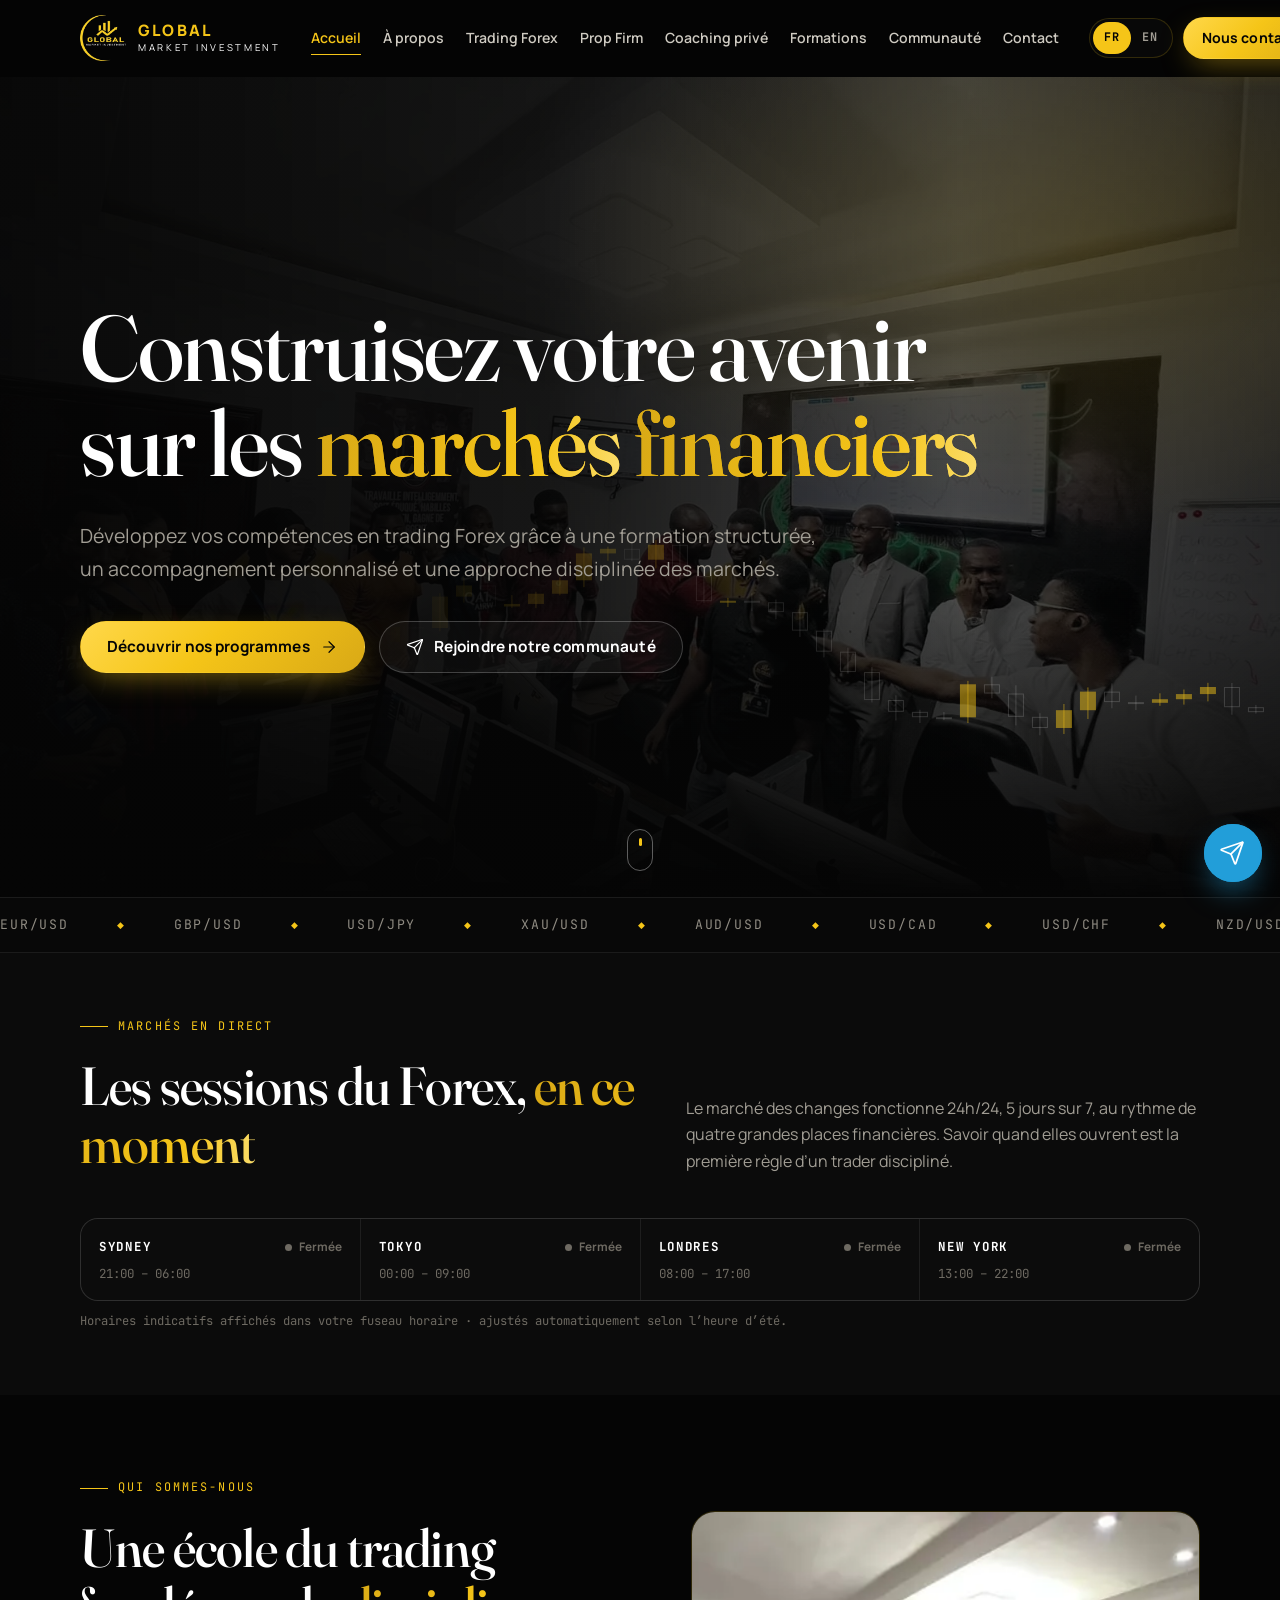
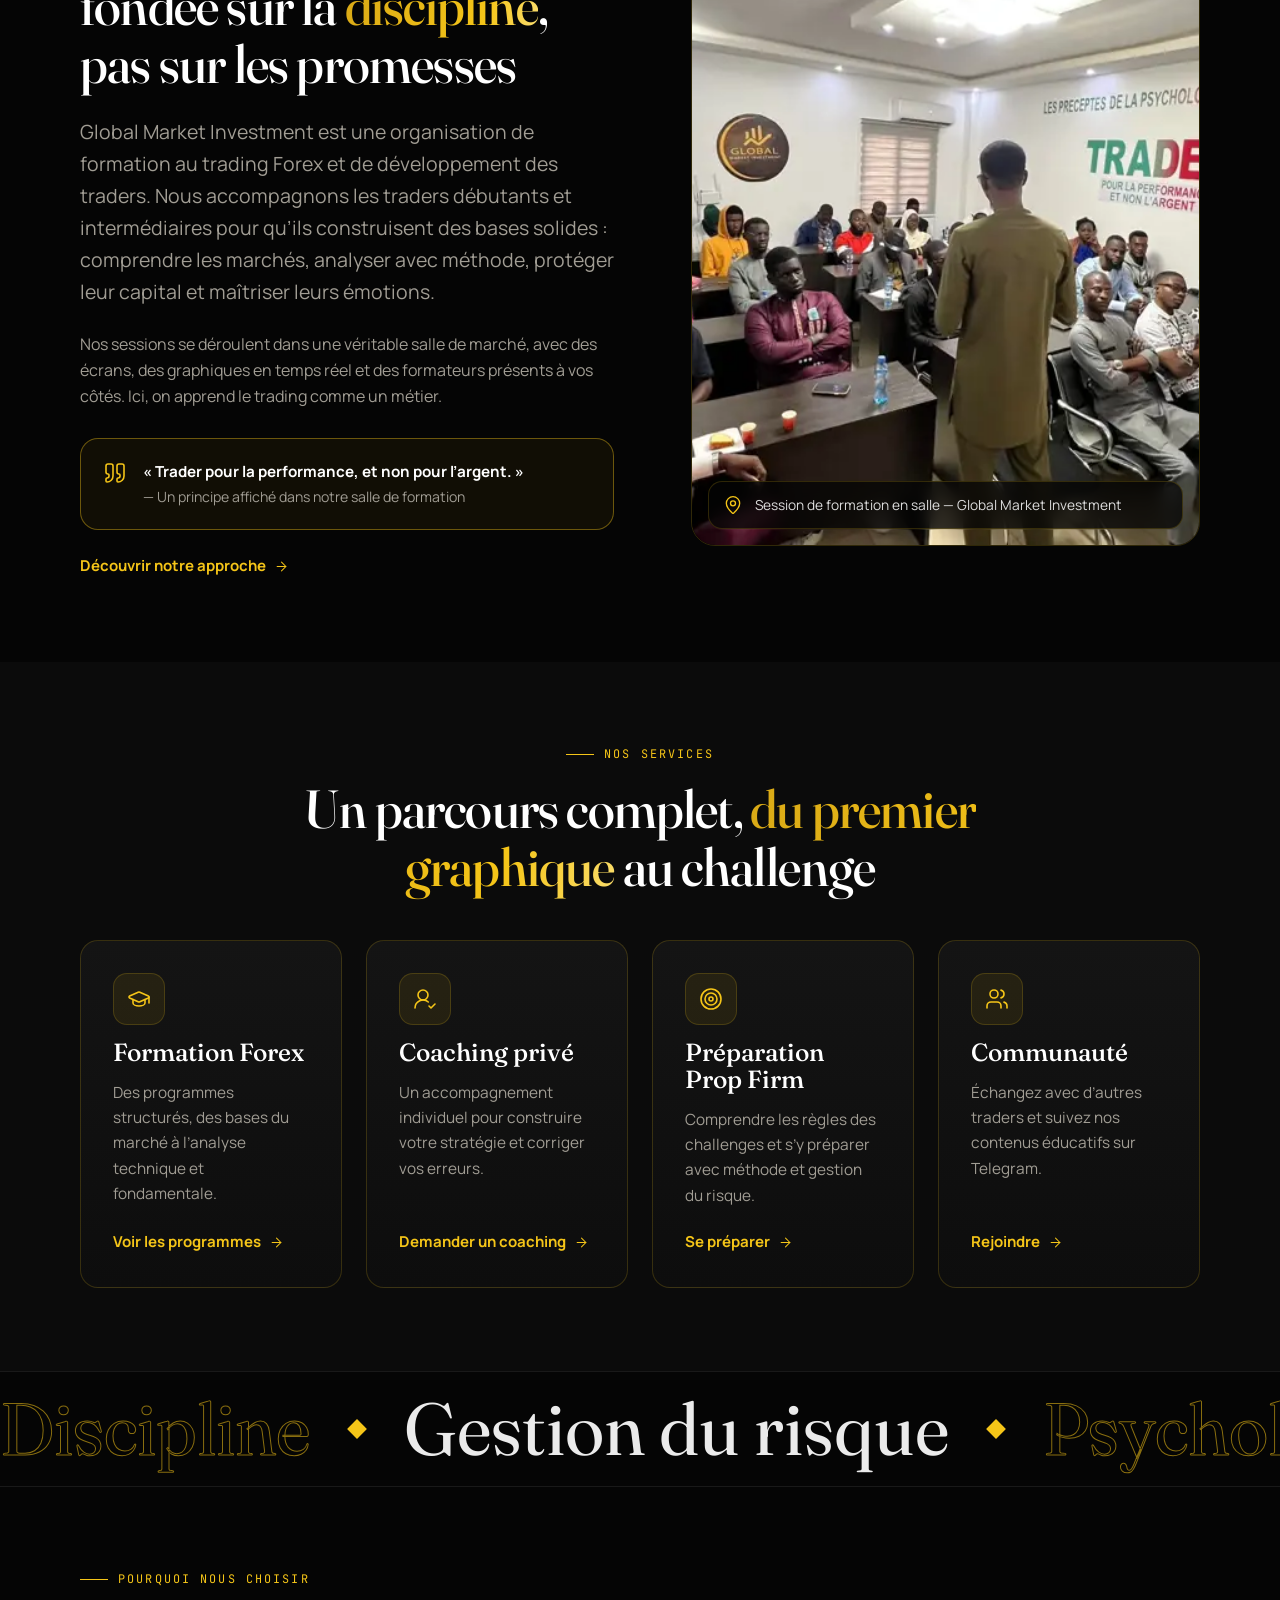
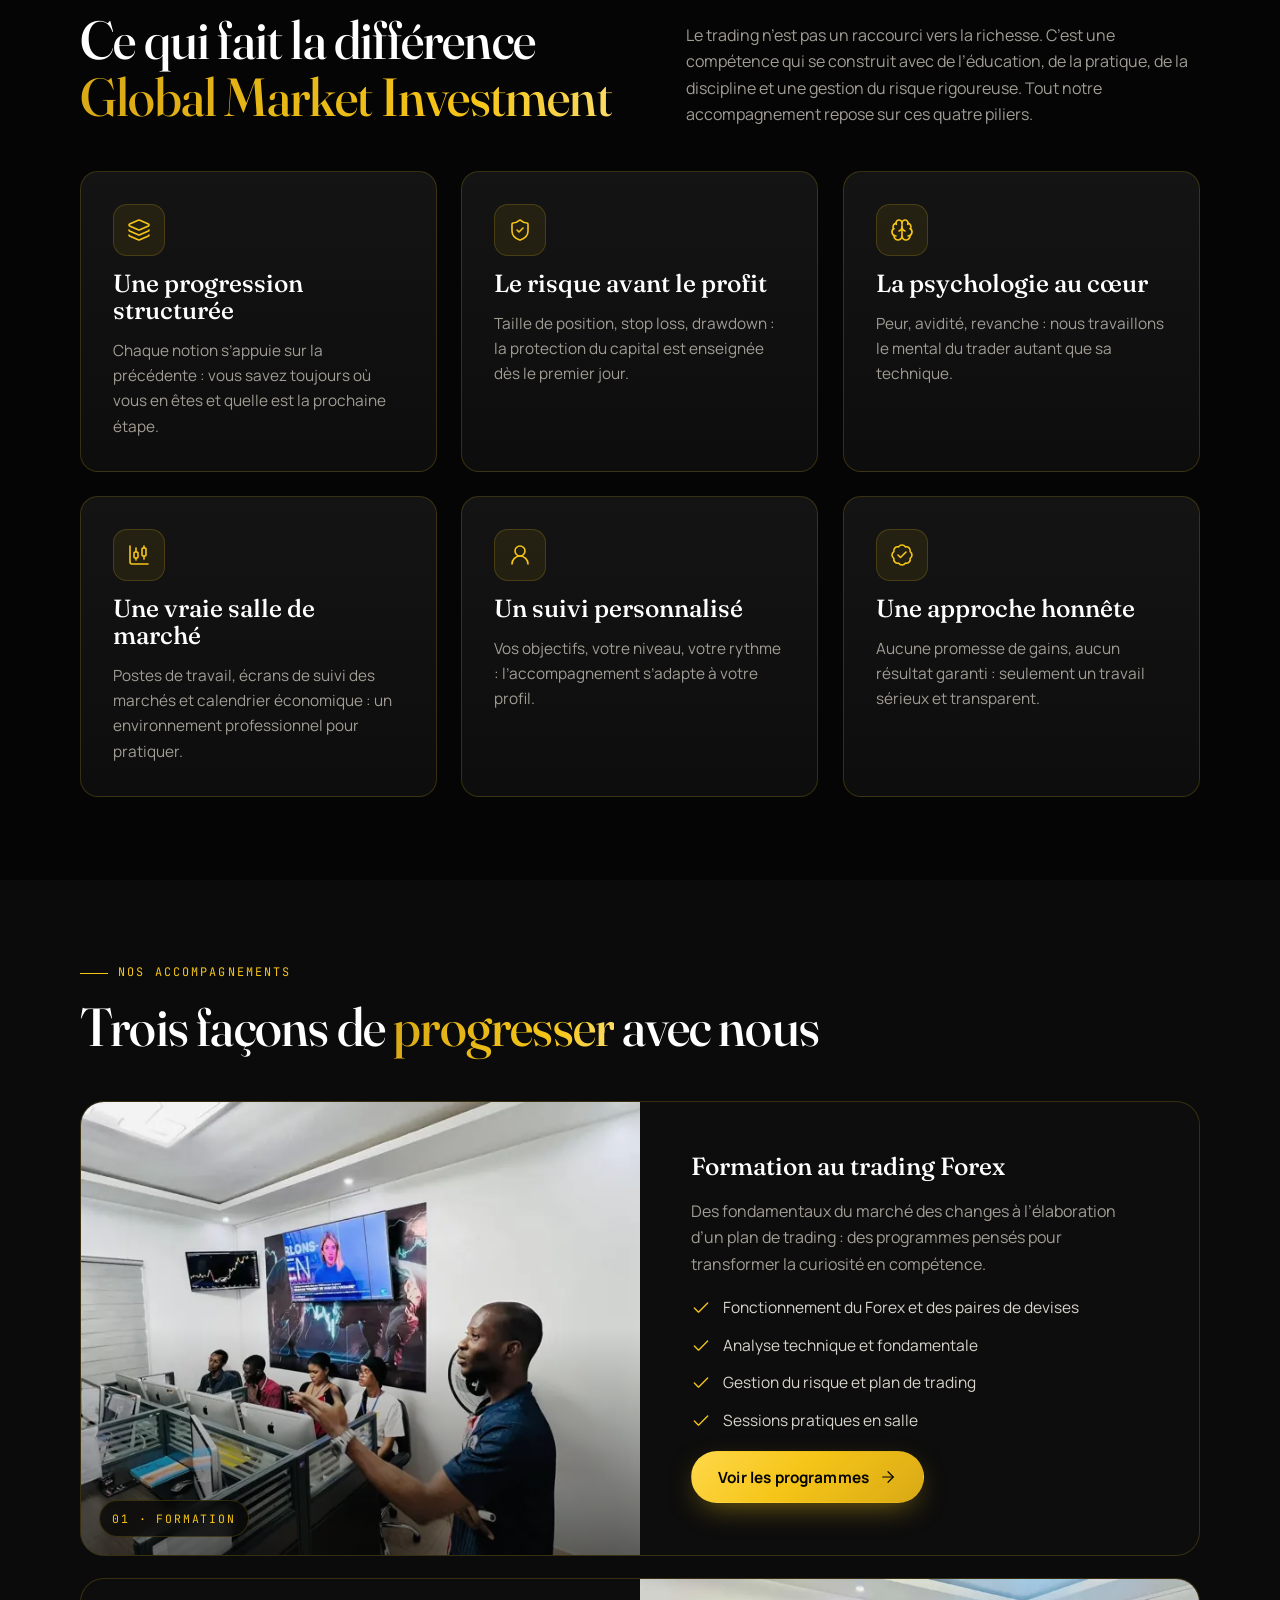
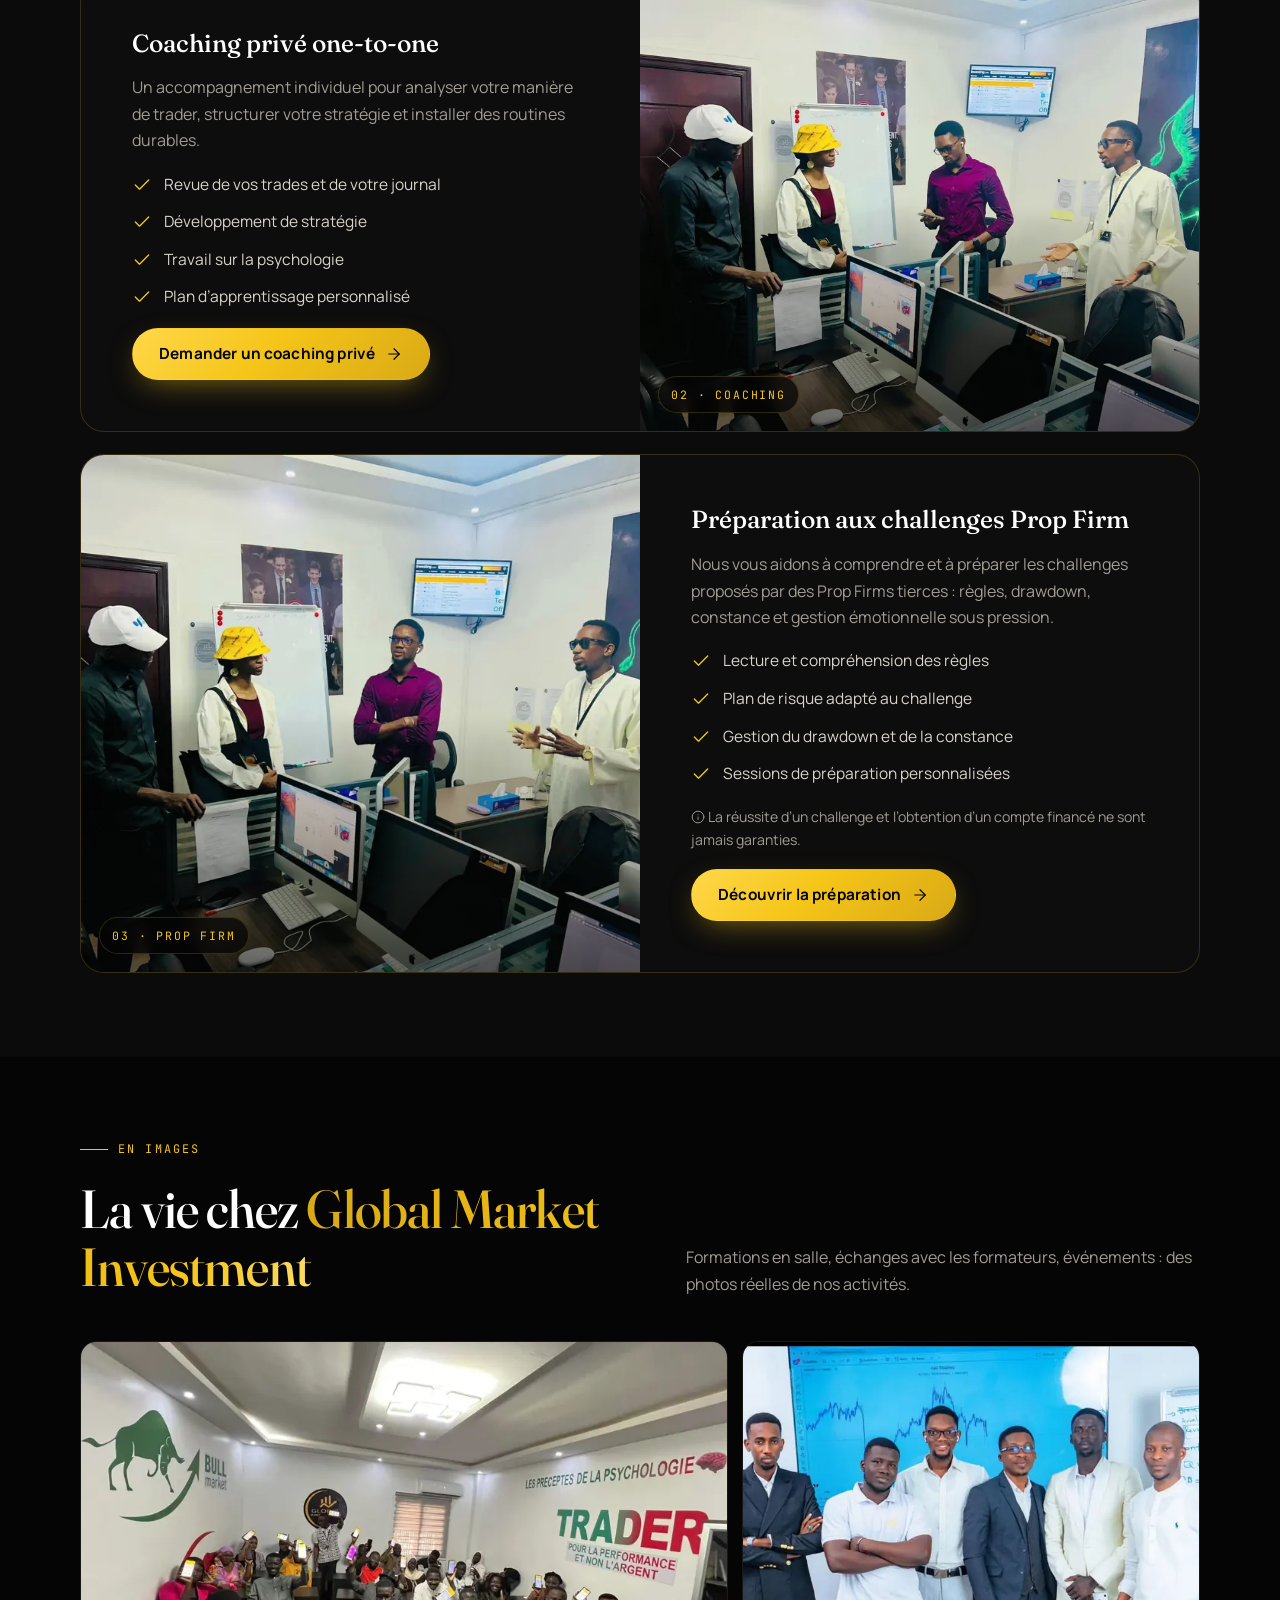
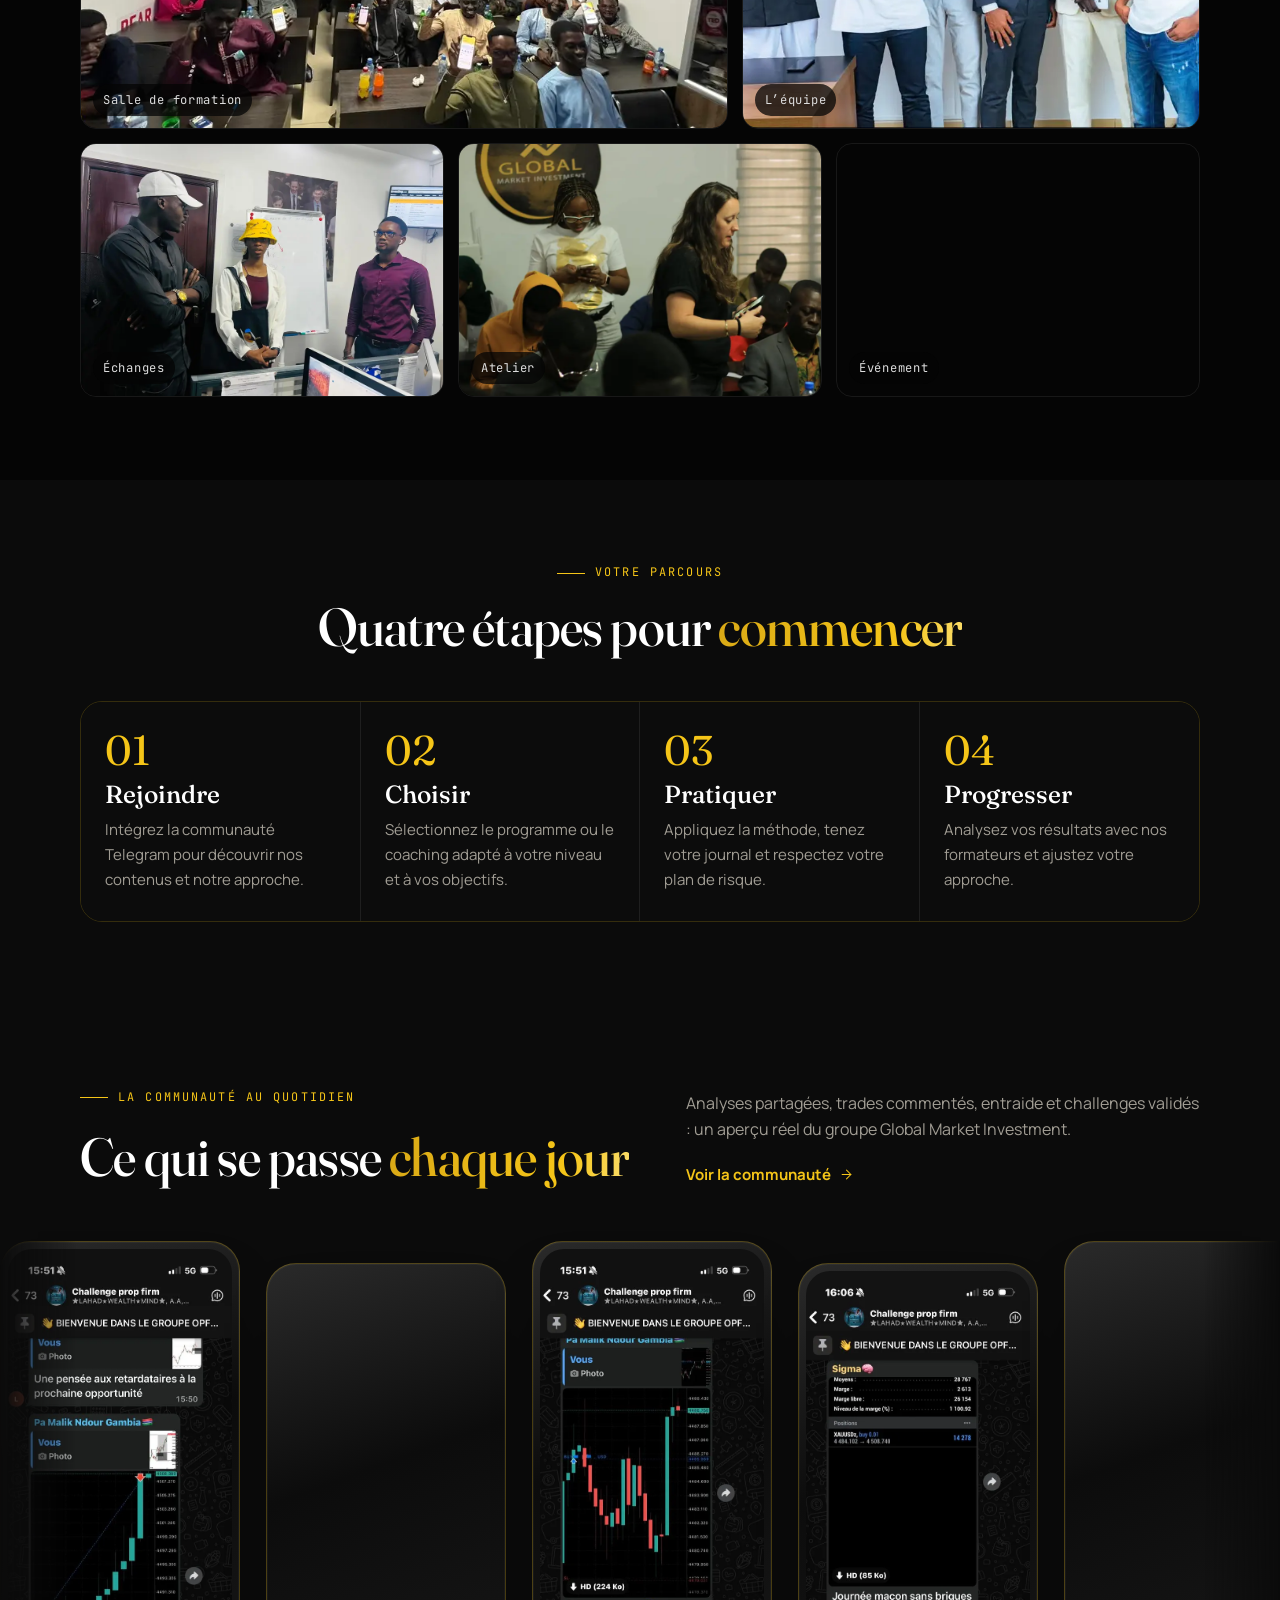
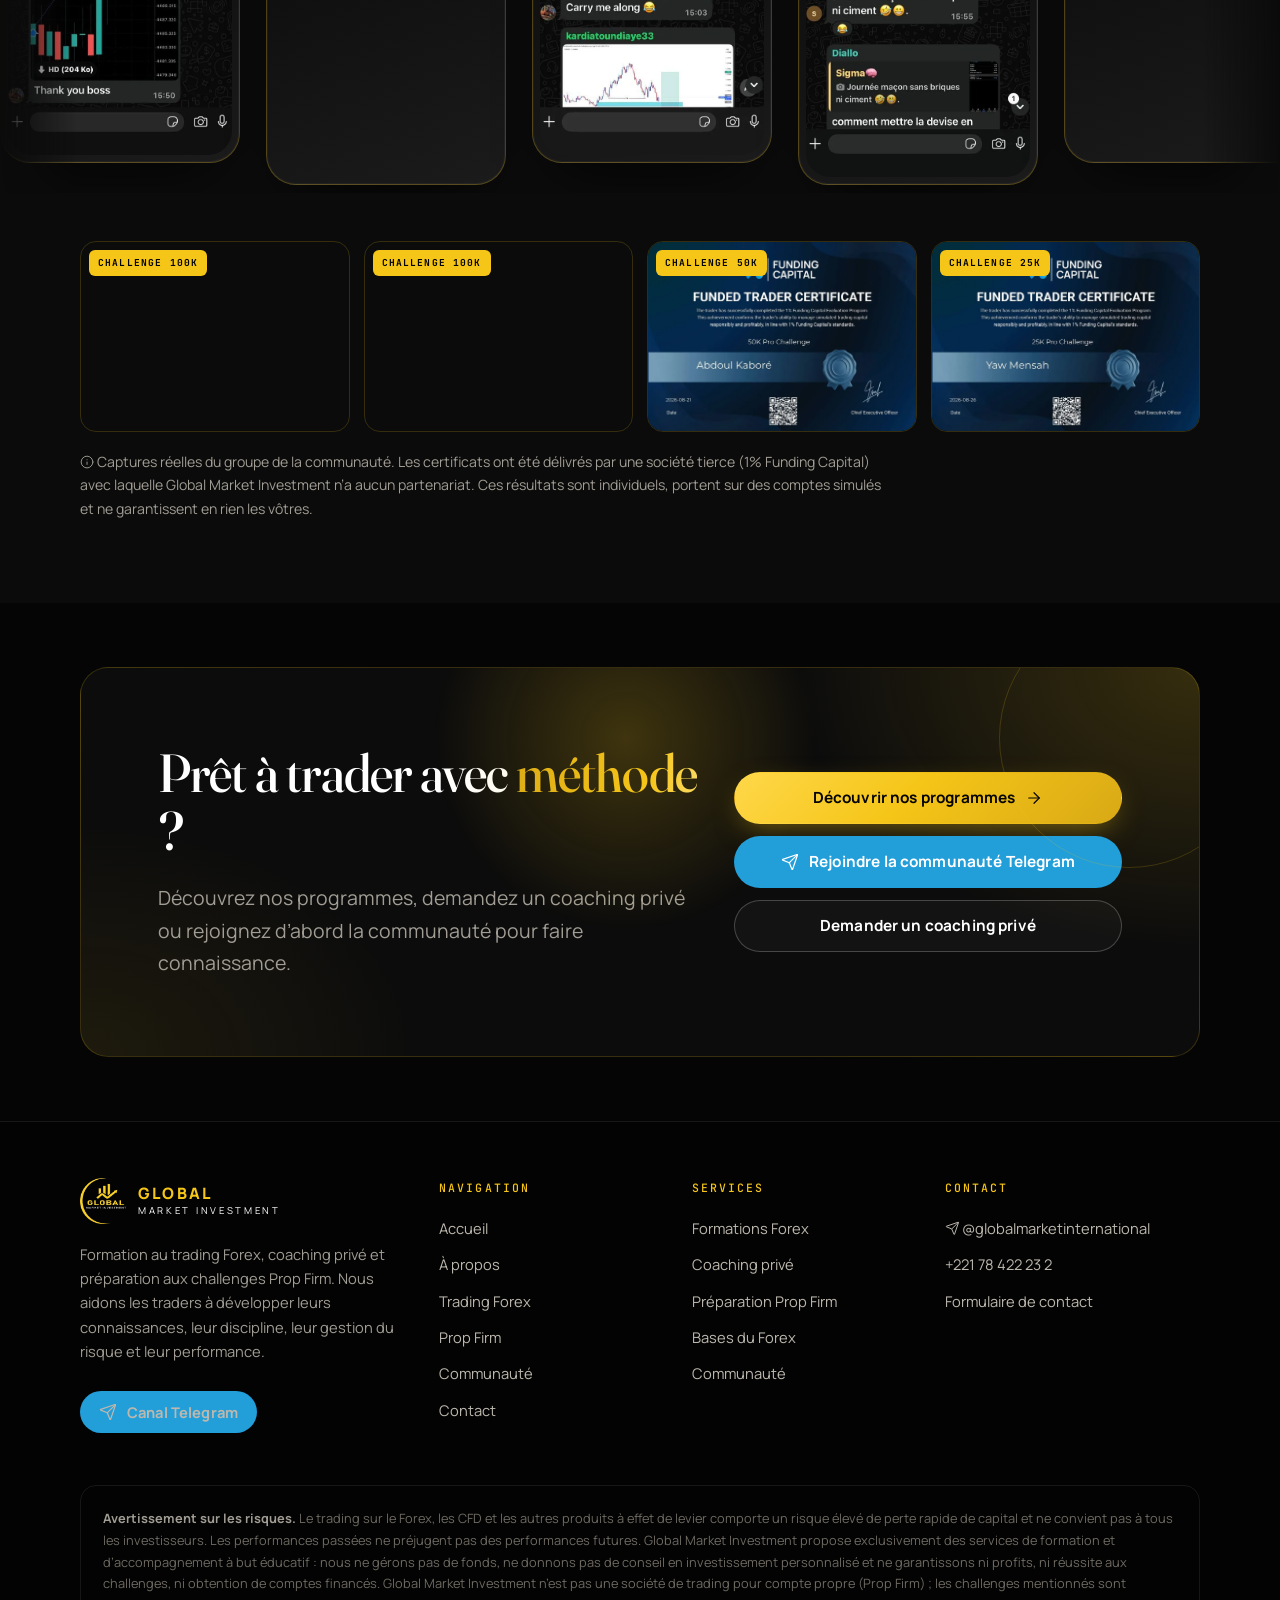
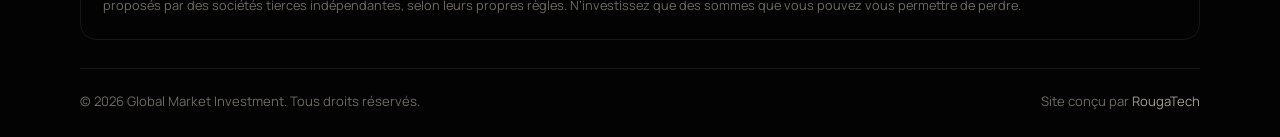
<file: index.html>
<!doctype html>
<html lang="fr" class="no-js" data-title-fr="Global Market Investment — Formation Forex, Coaching &amp; Préparation Prop Firm" data-title-en="Global Market Investment — Forex Education, Coaching &amp; Prop Firm Preparation" data-desc-fr="Formation au trading Forex, coaching privé et préparation aux challenges Prop Firm. Développez vos compétences avec une approche structurée et disciplinée." data-desc-en="Forex trading education, private coaching and Prop Firm challenge preparation. Develop your skills with a structured, disciplined approach.">
<head>
<meta charset="utf-8">
<meta name="viewport" content="width=device-width, initial-scale=1, viewport-fit=cover">
<title>Global Market Investment — Formation Forex, Coaching &amp; Préparation Prop Firm</title>
<meta name="description" content="Formation au trading Forex, coaching privé et préparation aux challenges Prop Firm. Développez vos compétences avec une approche structurée et disciplinée.">
<meta name="theme-color" content="#050505">
<meta property="og:type" content="website">
<meta property="og:site_name" content="Global Market Investment">
<meta property="og:title" content="Global Market Investment — Formation Forex, Coaching &amp; Préparation Prop Firm">
<meta property="og:description" content="Formation au trading Forex, coaching privé et préparation aux challenges Prop Firm. Développez vos compétences avec une approche structurée et disciplinée.">
<meta property="og:image" content="assets/img/og-image.jpg">
<meta name="twitter:card" content="summary_large_image">
<link rel="icon" type="image/png" href="assets/img/favicon.png">
<link rel="apple-touch-icon" href="assets/img/apple-touch-icon.png">
<link rel="preload" href="assets/fonts/fraunces.woff2" as="font" type="font/woff2" crossorigin>
<link rel="preload" href="assets/fonts/manrope-400.woff2" as="font" type="font/woff2" crossorigin>
<link rel="stylesheet" href="assets/css/style.css?v=20261105">
<script>(function(){try{var q=new URLSearchParams(location.search).get("lang");var l=q||localStorage.getItem("gmi-lang");if(l==="en"||l==="fr")document.documentElement.lang=l;}catch(e){}})();</script>
</head>
<body>
<svg xmlns="http://www.w3.org/2000/svg" style="display:none"><symbol id="i-graduation-cap" viewBox="0 0 24 24" fill="none" stroke="currentColor" stroke-width="1.6" stroke-linecap="round" stroke-linejoin="round"><path d="M21.42 10.922a1 1 0 0 0-.019-1.838L12.83 5.18a2 2 0 0 0-1.66 0L2.6 9.08a1 1 0 0 0 0 1.832l8.57 3.908a2 2 0 0 0 1.66 0z" />
  <path d="M22 10v6" />
  <path d="M6 12.5V16a6 3 0 0 0 12 0v-3.5" /></symbol><symbol id="i-user-round-check" viewBox="0 0 24 24" fill="none" stroke="currentColor" stroke-width="1.6" stroke-linecap="round" stroke-linejoin="round"><path d="M2 21a8 8 0 0 1 13.292-6" />
  <circle cx="10" cy="8" r="5" />
  <path d="m16 19 2 2 4-4" /></symbol><symbol id="i-target" viewBox="0 0 24 24" fill="none" stroke="currentColor" stroke-width="1.6" stroke-linecap="round" stroke-linejoin="round"><circle cx="12" cy="12" r="10" />
  <circle cx="12" cy="12" r="6" />
  <circle cx="12" cy="12" r="2" /></symbol><symbol id="i-users" viewBox="0 0 24 24" fill="none" stroke="currentColor" stroke-width="1.6" stroke-linecap="round" stroke-linejoin="round"><path d="M16 21v-2a4 4 0 0 0-4-4H6a4 4 0 0 0-4 4v2" />
  <path d="M16 3.128a4 4 0 0 1 0 7.744" />
  <path d="M22 21v-2a4 4 0 0 0-3-3.87" />
  <circle cx="9" cy="7" r="4" /></symbol><symbol id="i-send" viewBox="0 0 24 24" fill="none" stroke="currentColor" stroke-width="1.6" stroke-linecap="round" stroke-linejoin="round"><path d="M14.536 21.686a.5.5 0 0 0 .937-.024l6.5-19a.496.496 0 0 0-.635-.635l-19 6.5a.5.5 0 0 0-.024.937l7.93 3.18a2 2 0 0 1 1.112 1.11z" />
  <path d="m21.854 2.147-10.94 10.939" /></symbol><symbol id="i-phone" viewBox="0 0 24 24" fill="none" stroke="currentColor" stroke-width="1.6" stroke-linecap="round" stroke-linejoin="round"><path d="M13.832 16.568a1 1 0 0 0 1.213-.303l.355-.465A2 2 0 0 1 17 15h3a2 2 0 0 1 2 2v3a2 2 0 0 1-2 2A18 18 0 0 1 2 4a2 2 0 0 1 2-2h3a2 2 0 0 1 2 2v3a2 2 0 0 1-.8 1.6l-.468.351a1 1 0 0 0-.292 1.233 14 14 0 0 0 6.392 6.384" /></symbol><symbol id="i-mail" viewBox="0 0 24 24" fill="none" stroke="currentColor" stroke-width="1.6" stroke-linecap="round" stroke-linejoin="round"><path d="m22 7-8.991 5.727a2 2 0 0 1-2.009 0L2 7" />
  <rect x="2" y="4" width="20" height="16" rx="2" /></symbol><symbol id="i-shield-check" viewBox="0 0 24 24" fill="none" stroke="currentColor" stroke-width="1.6" stroke-linecap="round" stroke-linejoin="round"><path d="M20 13c0 5-3.5 7.5-7.66 8.95a1 1 0 0 1-.67-.01C7.5 20.5 4 18 4 13V6a1 1 0 0 1 1-1c2 0 4.5-1.2 6.24-2.72a1.17 1.17 0 0 1 1.52 0C14.51 3.81 17 5 19 5a1 1 0 0 1 1 1z" />
  <path d="m9 12 2 2 4-4" /></symbol><symbol id="i-brain" viewBox="0 0 24 24" fill="none" stroke="currentColor" stroke-width="1.6" stroke-linecap="round" stroke-linejoin="round"><path d="M12 18V5" />
  <path d="M15 13a4.17 4.17 0 01-3-4 4.17 4.17 0 01-3 4" />
  <path d="M17.707 6.294A3 3 0 1012 5a3 3 0 10-5.707 1.294" />
  <path d="M17.996 5.125a4 4 0 012.526 5.77" />
  <path d="M18 18a4 4 0 002-7.465" />
  <path d="M19.967 17.482a4 4 0 11-7.967.517 4 4 0 11-7.967-.517" />
  <path d="M6 18a4 4 0 01-2-7.465" />
  <path d="M6.004 5.125a4 4 0 00-2.526 5.77" /></symbol><symbol id="i-chart-candlestick" viewBox="0 0 24 24" fill="none" stroke="currentColor" stroke-width="1.6" stroke-linecap="round" stroke-linejoin="round"><path d="M9 5v4" />
  <rect width="4" height="6" x="7" y="9" rx="1" />
  <path d="M9 15v2" />
  <path d="M17 3v2" />
  <rect width="4" height="8" x="15" y="5" rx="1" />
  <path d="M17 13v3" />
  <path d="M3 3v16a2 2 0 0 0 2 2h16" /></symbol><symbol id="i-chart-line" viewBox="0 0 24 24" fill="none" stroke="currentColor" stroke-width="1.6" stroke-linecap="round" stroke-linejoin="round"><path d="M3 3v16a2 2 0 0 0 2 2h16" />
  <path d="m19 9-5 5-4-4-3 3" /></symbol><symbol id="i-chart-no-axes-combined" viewBox="0 0 24 24" fill="none" stroke="currentColor" stroke-width="1.6" stroke-linecap="round" stroke-linejoin="round"><path d="M12 16v5" />
  <path d="M16 14.639V21" />
  <path d="M20 10.656V21" />
  <path d="m22 3-8.646 8.646a.5.5 0 0 1-.708 0L9.354 8.354a.5.5 0 0 0-.707 0L2 15" />
  <path d="M4 18.463V21" />
  <path d="M8 14.656V21" /></symbol><symbol id="i-globe" viewBox="0 0 24 24" fill="none" stroke="currentColor" stroke-width="1.6" stroke-linecap="round" stroke-linejoin="round"><circle cx="12" cy="12" r="10" />
  <path d="M12 2a14.5 14.5 0 0 0 0 20 14.5 14.5 0 0 0 0-20" />
  <path d="M2 12h20" /></symbol><symbol id="i-clock" viewBox="0 0 24 24" fill="none" stroke="currentColor" stroke-width="1.6" stroke-linecap="round" stroke-linejoin="round"><circle cx="12" cy="12" r="10" />
  <path d="M12 6v6l4 2" /></symbol><symbol id="i-scale" viewBox="0 0 24 24" fill="none" stroke="currentColor" stroke-width="1.6" stroke-linecap="round" stroke-linejoin="round"><path d="M12 3v18" />
  <path d="m19 8 3 8a5 5 0 0 1-6 0zV7" />
  <path d="M3 7h1a17 17 0 0 0 8-2 17 17 0 0 0 8 2h1" />
  <path d="m5 8 3 8a5 5 0 0 1-6 0zV7" />
  <path d="M7 21h10" /></symbol><symbol id="i-book-open" viewBox="0 0 24 24" fill="none" stroke="currentColor" stroke-width="1.6" stroke-linecap="round" stroke-linejoin="round"><path d="M12 5v16" />
  <path d="M20.001 19A2 2 0 0022 17V5a2 2 0 00-1.999-2L16 3.002A5 5 0 0012 5a5 5 0 00-4-2H4a2 2 0 00-2 2v12a2 2 0 001.999 2H8a5 5 0 014 2 5 5 0 014-2z" /></symbol><symbol id="i-arrow-right" viewBox="0 0 24 24" fill="none" stroke="currentColor" stroke-width="1.6" stroke-linecap="round" stroke-linejoin="round"><path d="M5 12h14" />
  <path d="m12 5 7 7-7 7" /></symbol><symbol id="i-arrow-up-right" viewBox="0 0 24 24" fill="none" stroke="currentColor" stroke-width="1.6" stroke-linecap="round" stroke-linejoin="round"><path d="M7 7h10v10" />
  <path d="M7 17 17 7" /></symbol><symbol id="i-check" viewBox="0 0 24 24" fill="none" stroke="currentColor" stroke-width="1.6" stroke-linecap="round" stroke-linejoin="round"><path d="M20 6 9 17l-5-5" /></symbol><symbol id="i-x" viewBox="0 0 24 24" fill="none" stroke="currentColor" stroke-width="1.6" stroke-linecap="round" stroke-linejoin="round"><path d="M18 6 6 18" />
  <path d="m6 6 12 12" /></symbol><symbol id="i-menu" viewBox="0 0 24 24" fill="none" stroke="currentColor" stroke-width="1.6" stroke-linecap="round" stroke-linejoin="round"><path d="M4 5h16" />
  <path d="M4 12h16" />
  <path d="M4 19h16" /></symbol><symbol id="i-triangle-alert" viewBox="0 0 24 24" fill="none" stroke="currentColor" stroke-width="1.6" stroke-linecap="round" stroke-linejoin="round"><path d="m21.73 18-8-14a2 2 0 0 0-3.48 0l-8 14A2 2 0 0 0 4 21h16a2 2 0 0 0 1.73-3" />
  <path d="M12 9v4" />
  <path d="M12 17h.01" /></symbol><symbol id="i-trending-up" viewBox="0 0 24 24" fill="none" stroke="currentColor" stroke-width="1.6" stroke-linecap="round" stroke-linejoin="round"><path d="M16 7h6v6" />
  <path d="m22 7-8.5 8.5-5-5L2 17" /></symbol><symbol id="i-crosshair" viewBox="0 0 24 24" fill="none" stroke="currentColor" stroke-width="1.6" stroke-linecap="round" stroke-linejoin="round"><circle cx="12" cy="12" r="10" />
  <line x1="22" x2="18" y1="12" y2="12" />
  <line x1="6" x2="2" y1="12" y2="12" />
  <line x1="12" x2="12" y1="6" y2="2" />
  <line x1="12" x2="12" y1="22" y2="18" /></symbol><symbol id="i-calendar" viewBox="0 0 24 24" fill="none" stroke="currentColor" stroke-width="1.6" stroke-linecap="round" stroke-linejoin="round"><path d="M8 2v3" />
  <path d="M16 2v3" />
  <rect x="3" y="3" width="18" height="18" rx="2" />
  <path d="M3 9h18" /></symbol><symbol id="i-message-circle" viewBox="0 0 24 24" fill="none" stroke="currentColor" stroke-width="1.6" stroke-linecap="round" stroke-linejoin="round"><path d="M2.992 16.342a2 2 0 0 1 .094 1.167l-1.065 3.29a1 1 0 0 0 1.236 1.168l3.413-.998a2 2 0 0 1 1.099.092 10 10 0 1 0-4.777-4.719" /></symbol><symbol id="i-compass" viewBox="0 0 24 24" fill="none" stroke="currentColor" stroke-width="1.6" stroke-linecap="round" stroke-linejoin="round"><circle cx="12" cy="12" r="10" />
  <path d="m16.24 7.76-1.804 5.411a2 2 0 0 1-1.265 1.265L7.76 16.24l1.804-5.411a2 2 0 0 1 1.265-1.265z" /></symbol><symbol id="i-layers" viewBox="0 0 24 24" fill="none" stroke="currentColor" stroke-width="1.6" stroke-linecap="round" stroke-linejoin="round"><path d="M12.83 2.18a2 2 0 0 0-1.66 0L2.6 6.08a1 1 0 0 0 0 1.83l8.58 3.91a2 2 0 0 0 1.66 0l8.58-3.9a1 1 0 0 0 0-1.83z" />
  <path d="M2 12a1 1 0 0 0 .58.91l8.6 3.91a2 2 0 0 0 1.65 0l8.58-3.9A1 1 0 0 0 22 12" />
  <path d="M2 17a1 1 0 0 0 .58.91l8.6 3.91a2 2 0 0 0 1.65 0l8.58-3.9A1 1 0 0 0 22 17" /></symbol><symbol id="i-lightbulb" viewBox="0 0 24 24" fill="none" stroke="currentColor" stroke-width="1.6" stroke-linecap="round" stroke-linejoin="round"><path d="M15 14c.2-1 .7-1.7 1.5-2.5 1-.9 1.5-2.2 1.5-3.5A6 6 0 0 0 6 8c0 1 .2 2.2 1.5 3.5.7.7 1.3 1.5 1.5 2.5" />
  <path d="M9 18h6" />
  <path d="M10 22h4" /></symbol><symbol id="i-eye" viewBox="0 0 24 24" fill="none" stroke="currentColor" stroke-width="1.6" stroke-linecap="round" stroke-linejoin="round"><path d="M2.062 12.348a1 1 0 0 1 0-.696 10.75 10.75 0 0 1 19.876 0 1 1 0 0 1 0 .696 10.75 10.75 0 0 1-19.876 0" />
  <circle cx="12" cy="12" r="3" /></symbol><symbol id="i-handshake" viewBox="0 0 24 24" fill="none" stroke="currentColor" stroke-width="1.6" stroke-linecap="round" stroke-linejoin="round"><path d="m11 17 2 2a1 1 0 1 0 3-3" />
  <path d="m14 14 2.5 2.5a1 1 0 1 0 3-3l-3.88-3.88a3 3 0 0 0-4.24 0l-.88.88a1 1 0 1 1-3-3l2.81-2.81a5.79 5.79 0 0 1 7.06-.87l.47.28a2 2 0 0 0 1.42.25L21 4" />
  <path d="m21 3 1 11h-2" />
  <path d="M3 3 2 14l6.5 6.5a1 1 0 1 0 3-3" />
  <path d="M3 4h8" /></symbol><symbol id="i-gauge" viewBox="0 0 24 24" fill="none" stroke="currentColor" stroke-width="1.6" stroke-linecap="round" stroke-linejoin="round"><path d="m12 14 4-4" />
  <path d="M3.34 19a10 10 0 1 1 17.32 0" /></symbol><symbol id="i-clipboard-check" viewBox="0 0 24 24" fill="none" stroke="currentColor" stroke-width="1.6" stroke-linecap="round" stroke-linejoin="round"><rect width="8" height="4" x="8" y="2" rx="1" ry="1" />
  <path d="M16 4h2a2 2 0 0 1 2 2v14a2 2 0 0 1-2 2H6a2 2 0 0 1-2-2V6a2 2 0 0 1 2-2h2" />
  <path d="m9 14 2 2 4-4" /></symbol><symbol id="i-notebook-pen" viewBox="0 0 24 24" fill="none" stroke="currentColor" stroke-width="1.6" stroke-linecap="round" stroke-linejoin="round"><path d="M13.4 2H6a2 2 0 0 0-2 2v16a2 2 0 0 0 2 2h12a2 2 0 0 0 2-2v-7.4" />
  <path d="M2 6h4" />
  <path d="M2 10h4" />
  <path d="M2 14h4" />
  <path d="M2 18h4" />
  <path d="M21.378 5.626a1 1 0 1 0-3.004-3.004l-5.01 5.012a2 2 0 0 0-.506.854l-.837 2.87a.5.5 0 0 0 .62.62l2.87-.837a2 2 0 0 0 .854-.506z" /></symbol><symbol id="i-lock" viewBox="0 0 24 24" fill="none" stroke="currentColor" stroke-width="1.6" stroke-linecap="round" stroke-linejoin="round"><rect width="18" height="11" x="3" y="11" rx="2" ry="2" />
  <path d="M7 11V7a5 5 0 0 1 10 0v4" /></symbol><symbol id="i-map-pin" viewBox="0 0 24 24" fill="none" stroke="currentColor" stroke-width="1.6" stroke-linecap="round" stroke-linejoin="round"><path d="M20 10c0 4.993-5.539 10.193-7.399 11.799a1 1 0 0 1-1.202 0C9.539 20.193 4 14.993 4 10a8 8 0 0 1 16 0" />
  <circle cx="12" cy="10" r="3" /></symbol><symbol id="i-copy" viewBox="0 0 24 24" fill="none" stroke="currentColor" stroke-width="1.6" stroke-linecap="round" stroke-linejoin="round"><rect width="14" height="14" x="8" y="8" rx="2" ry="2" />
  <path d="M4 16c-1.1 0-2-.9-2-2V4c0-1.1.9-2 2-2h10c1.1 0 2 .9 2 2" /></symbol><symbol id="i-chevron-down" viewBox="0 0 24 24" fill="none" stroke="currentColor" stroke-width="1.6" stroke-linecap="round" stroke-linejoin="round"><path d="m6 9 6 6 6-6" /></symbol><symbol id="i-languages" viewBox="0 0 24 24" fill="none" stroke="currentColor" stroke-width="1.6" stroke-linecap="round" stroke-linejoin="round"><path d="m5 8 6 6" />
  <path d="m4 14 6-6 2-3" />
  <path d="M2 5h12" />
  <path d="M7 2h1" />
  <path d="m22 22-5-10-5 10" />
  <path d="M14 18h6" /></symbol><symbol id="i-sparkles" viewBox="0 0 24 24" fill="none" stroke="currentColor" stroke-width="1.6" stroke-linecap="round" stroke-linejoin="round"><path d="M11.017 2.814a1 1 0 0 1 1.966 0l1.051 5.558a2 2 0 0 0 1.594 1.594l5.558 1.051a1 1 0 0 1 0 1.966l-5.558 1.051a2 2 0 0 0-1.594 1.594l-1.051 5.558a1 1 0 0 1-1.966 0l-1.051-5.558a2 2 0 0 0-1.594-1.594l-5.558-1.051a1 1 0 0 1 0-1.966l5.558-1.051a2 2 0 0 0 1.594-1.594z" />
  <path d="M20 2v4" />
  <path d="M22 4h-4" />
  <circle cx="4" cy="20" r="2" /></symbol><symbol id="i-newspaper" viewBox="0 0 24 24" fill="none" stroke="currentColor" stroke-width="1.6" stroke-linecap="round" stroke-linejoin="round"><path d="M15 18h-5" />
  <path d="M18 14h-8" />
  <path d="M4 22h16a2 2 0 0 0 2-2V4a2 2 0 0 0-2-2H8a2 2 0 0 0-2 2v16a2 2 0 0 1-4 0v-9a2 2 0 0 1 2-2h2" />
  <rect width="8" height="4" x="10" y="6" rx="1" /></symbol><symbol id="i-landmark" viewBox="0 0 24 24" fill="none" stroke="currentColor" stroke-width="1.6" stroke-linecap="round" stroke-linejoin="round"><path d="M10 18v-7" />
  <path d="M11.119 2.205a2 2 0 0 1 1.762 0l7.84 3.846A.5.5 0 0 1 20.5 7h-17a.5.5 0 0 1-.22-.949z" />
  <path d="M14 18v-7" />
  <path d="M18 18v-7" />
  <path d="M3 22h18" />
  <path d="M6 18v-7" /></symbol><symbol id="i-calculator" viewBox="0 0 24 24" fill="none" stroke="currentColor" stroke-width="1.6" stroke-linecap="round" stroke-linejoin="round"><rect width="16" height="20" x="4" y="2" rx="2" />
  <line x1="8" x2="16" y1="6" y2="6" />
  <line x1="16" x2="16" y1="14" y2="18" />
  <path d="M16 10h.01" />
  <path d="M12 10h.01" />
  <path d="M8 10h.01" />
  <path d="M12 14h.01" />
  <path d="M8 14h.01" />
  <path d="M12 18h.01" />
  <path d="M8 18h.01" /></symbol><symbol id="i-zap" viewBox="0 0 24 24" fill="none" stroke="currentColor" stroke-width="1.6" stroke-linecap="round" stroke-linejoin="round"><path d="M15.914 4a1.5 1.5 0 00-2.474-1.561l-9 9A1.5 1.5 0 005.5 14h4.002a.5.5 0 01.471.666L8.086 20a1.5 1.5 0 002.475 1.56l9-9A1.5 1.5 0 0018.5 10h-3.997a.5.5 0 01-.472-.667z" /></symbol><symbol id="i-coins" viewBox="0 0 24 24" fill="none" stroke="currentColor" stroke-width="1.6" stroke-linecap="round" stroke-linejoin="round"><path d="M13.744 17.736a6 6 0 1 1-7.48-7.48" />
  <path d="M15 6h1v4" />
  <path d="m6.134 14.768.866-.5 2 3.464" />
  <circle cx="16" cy="8" r="6" /></symbol><symbol id="i-list-checks" viewBox="0 0 24 24" fill="none" stroke="currentColor" stroke-width="1.6" stroke-linecap="round" stroke-linejoin="round"><path d="M13 5h8" />
  <path d="M13 12h8" />
  <path d="M13 19h8" />
  <path d="m3 17 2 2 4-4" />
  <path d="m3 7 2 2 4-4" /></symbol><symbol id="i-file-text" viewBox="0 0 24 24" fill="none" stroke="currentColor" stroke-width="1.6" stroke-linecap="round" stroke-linejoin="round"><path d="M6 22a2 2 0 0 1-2-2V4a2 2 0 0 1 2-2h8a2.4 2.4 0 0 1 1.704.706l3.588 3.588A2.4 2.4 0 0 1 20 8v12a2 2 0 0 1-2 2z" />
  <path d="M14 2v5a1 1 0 0 0 1 1h5" />
  <path d="M10 9H8" />
  <path d="M16 13H8" />
  <path d="M16 17H8" /></symbol><symbol id="i-quote" viewBox="0 0 24 24" fill="none" stroke="currentColor" stroke-width="1.6" stroke-linecap="round" stroke-linejoin="round"><path d="M16 3a2 2 0 0 0-2 2v6a2 2 0 0 0 2 2 1 1 0 0 1 1 1v1a2 2 0 0 1-2 2 1 1 0 0 0-1 1v2a1 1 0 0 0 1 1 6 6 0 0 0 6-6V5a2 2 0 0 0-2-2z" />
  <path d="M5 3a2 2 0 0 0-2 2v6a2 2 0 0 0 2 2 1 1 0 0 1 1 1v1a2 2 0 0 1-2 2 1 1 0 0 0-1 1v2a1 1 0 0 0 1 1 6 6 0 0 0 6-6V5a2 2 0 0 0-2-2z" /></symbol><symbol id="i-user-round" viewBox="0 0 24 24" fill="none" stroke="currentColor" stroke-width="1.6" stroke-linecap="round" stroke-linejoin="round"><circle cx="12" cy="8" r="5" />
  <path d="M20 21a8 8 0 0 0-16 0" /></symbol><symbol id="i-building-2" viewBox="0 0 24 24" fill="none" stroke="currentColor" stroke-width="1.6" stroke-linecap="round" stroke-linejoin="round"><path d="M10 12h4" />
  <path d="M10 8h4" />
  <path d="M14 21v-3a2 2 0 0 0-4 0v3" />
  <path d="M6 10H4a2 2 0 0 0-2 2v7a2 2 0 0 0 2 2h16a2 2 0 0 0 2-2V9a2 2 0 0 0-2-2h-2" />
  <path d="M6 21V5a2 2 0 0 1 2-2h8a2 2 0 0 1 2 2v16" /></symbol><symbol id="i-timer" viewBox="0 0 24 24" fill="none" stroke="currentColor" stroke-width="1.6" stroke-linecap="round" stroke-linejoin="round"><line x1="10" x2="14" y1="2" y2="2" />
  <line x1="12" x2="15" y1="14" y2="11" />
  <circle cx="12" cy="14" r="8" /></symbol><symbol id="i-route" viewBox="0 0 24 24" fill="none" stroke="currentColor" stroke-width="1.6" stroke-linecap="round" stroke-linejoin="round"><circle cx="6" cy="19" r="3" />
  <path d="M9 19h8.5a3.5 3.5 0 0 0 0-7h-11a3.5 3.5 0 0 1 0-7H15" />
  <circle cx="18" cy="5" r="3" /></symbol><symbol id="i-shield" viewBox="0 0 24 24" fill="none" stroke="currentColor" stroke-width="1.6" stroke-linecap="round" stroke-linejoin="round"><path d="M20 13c0 5-3.5 7.5-7.66 8.95a1 1 0 0 1-.67-.01C7.5 20.5 4 18 4 13V6a1 1 0 0 1 1-1c2 0 4.5-1.2 6.24-2.72a1.17 1.17 0 0 1 1.52 0C14.51 3.81 17 5 19 5a1 1 0 0 1 1 1z" /></symbol><symbol id="i-badge-check" viewBox="0 0 24 24" fill="none" stroke="currentColor" stroke-width="1.6" stroke-linecap="round" stroke-linejoin="round"><path d="M3.85 8.62a4 4 0 0 1 4.78-4.77 4 4 0 0 1 6.74 0 4 4 0 0 1 4.78 4.78 4 4 0 0 1 0 6.74 4 4 0 0 1-4.77 4.78 4 4 0 0 1-6.75 0 4 4 0 0 1-4.78-4.77 4 4 0 0 1 0-6.76Z" />
  <path d="m16 9-5.5 5.5L8 12" /></symbol><symbol id="i-info" viewBox="0 0 24 24" fill="none" stroke="currentColor" stroke-width="1.6" stroke-linecap="round" stroke-linejoin="round"><circle cx="12" cy="12" r="10" />
  <path d="M12 16v-4" />
  <path d="M12 8h.01" /></symbol></svg>
<a class="skip" href="#main"><span class="fr">Aller au contenu</span><span class="en">Skip to content</span></a>
<div class="progress" aria-hidden="true"><i></i></div>
<header class="site-header">
  <div class="wrap nav">
    <a class="brand" href="index.html" aria-label="Global Market Investment">
      <img src="assets/img/logo-sm.webp" width="158" height="160" alt="Logo Global Market Investment">
      <span class="brand-txt"><b>GLOBAL</b><span>MARKET INVESTMENT</span></span>
    </a>
    <nav aria-label="Navigation principale"><ul class="menu"><li><a href="index.html" aria-current="page"><span class="fr">Accueil</span><span class="en">Home</span></a></li><li><a href="a-propos.html"><span class="fr">À propos</span><span class="en">About</span></a></li><li><a href="trading-forex.html"><span class="fr">Trading Forex</span><span class="en">Forex Trading</span></a></li><li><a href="prop-firm.html"><span class="fr">Prop Firm</span><span class="en">Prop Firm</span></a></li><li><a href="coaching-prive.html"><span class="fr">Coaching privé</span><span class="en">Private Coaching</span></a></li><li><a href="formations.html"><span class="fr">Formations</span><span class="en">Programs</span></a></li><li><a href="communaute.html"><span class="fr">Communauté</span><span class="en">Community</span></a></li><li><a href="contact.html"><span class="fr">Contact</span><span class="en">Contact</span></a></li></ul></nav>
    <div class="nav-tools">
      <div class="lang" role="group" aria-label="Langue / Language">
        <button type="button" data-lang="fr" aria-pressed="true">FR</button><button type="button" data-lang="en" aria-pressed="false">EN</button>
      </div>
      <a class="btn btn-gold btn-sm" href="contact.html"><span class="fr">Nous contacter</span><span class="en">Contact us</span></a>
      <button class="burger" type="button" aria-controls="mobile-panel" aria-expanded="false" aria-label="Menu" data-al-fr="Ouvrir le menu" data-al-en="Open menu"><svg class="ico" aria-hidden="true"><use href="#i-menu"/></svg></button>
    </div>
  </div>
</header>
  <div class="mobile-panel" id="mobile-panel">
    <ul><li><a href="index.html" aria-current="page"><span class="fr">Accueil</span><span class="en">Home</span><svg class="ico" aria-hidden="true"><use href="#i-arrow-up-right"/></svg></a></li><li><a href="a-propos.html"><span class="fr">À propos</span><span class="en">About</span><svg class="ico" aria-hidden="true"><use href="#i-arrow-up-right"/></svg></a></li><li><a href="trading-forex.html"><span class="fr">Trading Forex</span><span class="en">Forex Trading</span><svg class="ico" aria-hidden="true"><use href="#i-arrow-up-right"/></svg></a></li><li><a href="prop-firm.html"><span class="fr">Prop Firm</span><span class="en">Prop Firm</span><svg class="ico" aria-hidden="true"><use href="#i-arrow-up-right"/></svg></a></li><li><a href="coaching-prive.html"><span class="fr">Coaching privé</span><span class="en">Private Coaching</span><svg class="ico" aria-hidden="true"><use href="#i-arrow-up-right"/></svg></a></li><li><a href="formations.html"><span class="fr">Formations</span><span class="en">Programs</span><svg class="ico" aria-hidden="true"><use href="#i-arrow-up-right"/></svg></a></li><li><a href="communaute.html"><span class="fr">Communauté</span><span class="en">Community</span><svg class="ico" aria-hidden="true"><use href="#i-arrow-up-right"/></svg></a></li><li><a href="contact.html"><span class="fr">Contact</span><span class="en">Contact</span><svg class="ico" aria-hidden="true"><use href="#i-arrow-up-right"/></svg></a></li></ul>
    <div class="flex-btns"><a class="btn btn-gold btn-block" href="contact.html"><span class="fr">Nous contacter</span><span class="en">Contact us</span></a>
    <a class="btn btn-tg btn-block" data-tg-channel href="https://t.me/+8cWmCWZB1ItlN2U0" target="_blank" rel="noopener"><svg class="ico" aria-hidden="true"><use href="#i-send"/></svg><span class="fr">Rejoindre Telegram</span><span class="en">Join Telegram</span></a></div>
  </div>

<main id="main">

<section class="hero">
  <div class="hero-bg"><img src="assets/img/salle-de-marche-equipe.webp" srcset="assets/img/salle-de-marche-equipe-sm.webp 900w, assets/img/salle-de-marche-equipe.webp 1800w" sizes="100vw" width="1800" height="1013" alt="Salle de marché de Global Market Investment pendant une session" data-alt-fr="Salle de marché de Global Market Investment pendant une session" data-alt-en="Global Market Investment trading room during a session" fetchpriority="high"></div>
  <canvas class="hero-canvas" aria-hidden="true"></canvas>
  <div class="wrap">
    <div class="hero-inner">
      <h1 class="split-words"><span class="fr">Construisez votre avenir sur les <em class="g">marchés financiers</em></span><span class="en">Build Your Future in the <em class="g">Financial Markets</em></span></h1>
      <p class="fr lead hero-fade">Développez vos compétences en trading Forex grâce à une formation structurée, un accompagnement personnalisé et une approche disciplinée des marchés.</p><p class="en lead hero-fade">Develop your Forex trading skills through structured education, personalized coaching, and a disciplined approach to financial markets.</p>
      <div class="hero-cta hero-fade">
        <a class="btn btn-gold" href="formations.html"><span class="fr">Découvrir nos programmes</span><span class="en">Discover Our Programs</span><svg class="ico" aria-hidden="true"><use href="#i-arrow-right"/></svg></a>
        <a class="btn btn-ghost" data-tg-channel href="https://t.me/+8cWmCWZB1ItlN2U0" target="_blank" rel="noopener"><svg class="ico" aria-hidden="true"><use href="#i-send"/></svg><span class="fr">Rejoindre notre communauté</span><span class="en">Join Our Community</span></a>
      </div>
    </div>
  </div>
  <a class="scroll-cue" href="#suite" aria-label="Défiler" data-al-fr="Défiler vers le contenu" data-al-en="Scroll to content"><span></span></a>
</section>

<div class="ticker" aria-hidden="true"><div class="ticker-track"><span>EUR/USD</span><span>GBP/USD</span><span>USD/JPY</span><span>XAU/USD</span><span>AUD/USD</span><span>USD/CAD</span><span>USD/CHF</span><span>NZD/USD</span><span>EUR/GBP</span><span>GBP/JPY</span><span>EUR/JPY</span><span>CHF/JPY</span></div></div>

<section class="sec-tight sec-ink" id="suite">
  <div class="wrap">
    <div class="sec-head split">
      <div class="stack"><span class="kicker"><span class="fr">Marchés en direct</span><span class="en">Live market hours</span></span><h2><span class="fr">Les sessions du Forex, <em class='g'>en ce moment</em></span><span class="en">Forex sessions, <em class='g'>right now</em></span></h2></div>
      <p class="fr muted">Le marché des changes fonctionne 24h/24, 5 jours sur 7, au rythme de quatre grandes places financières. Savoir quand elles ouvrent est la première règle d’un trader discipliné.</p><p class="en muted">The currency market runs 24 hours a day, 5 days a week, following four major financial centres. Knowing when they open is the first rule of a disciplined trader.</p>
    </div>
    <div class="sessions rv" data-sessions></div>
    <p class="sessions-note"><span class="fr">Horaires indicatifs affichés dans votre fuseau horaire · ajustés automatiquement selon l’heure d’été.</span><span class="en">Indicative hours shown in your time zone · automatically adjusted for daylight saving time.</span></p>
  </div>
</section>

<section class="sec">
  <div class="wrap split">
    <div class="stack">
      <span class="kicker rv"><span class="fr">Qui sommes-nous</span><span class="en">Who we are</span></span>
      <h2 class="rv d1"><span class="fr">Une école du trading fondée sur la <em class='g'>discipline</em>, pas sur les promesses</span><span class="en">A trading school built on <em class='g'>discipline</em>, not promises</span></h2>
      <p class="fr lead rv d2">Global Market Investment est une organisation de formation au trading Forex et de développement des traders. Nous accompagnons les traders débutants et intermédiaires pour qu’ils construisent des bases solides : comprendre les marchés, analyser avec méthode, protéger leur capital et maîtriser leurs émotions.</p><p class="en lead rv d2">Global Market Investment is a Forex trading education and trader development organisation. We support beginner and intermediate traders as they build solid foundations: understanding markets, analysing methodically, protecting their capital and mastering their emotions.</p>
      <p class="fr muted rv d2">Nos sessions se déroulent dans une véritable salle de marché, avec des écrans, des graphiques en temps réel et des formateurs présents à vos côtés. Ici, on apprend le trading comme un métier.</p><p class="en muted rv d2">Our sessions take place in a real trading room, with screens, live charts and trainers by your side. Here, trading is learned as a profession.</p>
      <blockquote class="notice rv d3" style="margin:6px 0 0"><svg class="ico" aria-hidden="true"><use href="#i-quote"/></svg><p><strong><span class="fr">« Trader pour la performance, et non pour l’argent. »</span><span class="en">“Trade for performance, not for money.”</span></strong><br><span class="muted small"><span class="fr">— Un principe affiché dans notre salle de formation</span><span class="en">— A principle displayed on our training room wall</span></span></p></blockquote>
      <div class="rv d3"><a class="link-arrow" href="a-propos.html"><span class="fr">Découvrir notre approche</span><span class="en">Discover our approach</span><svg class="ico" aria-hidden="true"><use href="#i-arrow-right"/></svg></a></div>
    </div>
    <div class="frame tall rv d1"><img src="assets/img/session-formation.webp" srcset="assets/img/session-formation-sm.webp 900w, assets/img/session-formation.webp 1800w" sizes="(max-width:900px) 100vw, 50vw" width="1800" height="1013" alt="Formateur animant une session devant les apprenants" data-alt-fr="Formateur animant une session devant les apprenants" data-alt-en="Trainer leading a session in front of learners" loading="lazy" decoding="async">
      <div class="frame-badge"><svg class="ico" aria-hidden="true"><use href="#i-map-pin"/></svg><span class="fr">Session de formation en salle — Global Market Investment</span><span class="en">In-person training session — Global Market Investment</span></div></div>
  </div>
</section>

<section class="sec sec-ink">
  <div class="wrap">
    <div class="sec-head center"><span class="kicker"><span class="fr">Nos services</span><span class="en">Our services</span></span><h2><span class="fr">Un parcours complet, <em class='g'>du premier graphique</em> au challenge</span><span class="en">A complete path, <em class='g'>from your first chart</em> to the challenge</span></h2></div>
    <div class="grid g4">
      <article class="card rv  "><div class="ibox"><svg class="ico" aria-hidden="true"><use href="#i-graduation-cap"/></svg></div><h3><span class="fr">Formation Forex</span><span class="en">Forex education</span></h3><p class="fr">Des programmes structurés, des bases du marché à l’analyse technique et fondamentale.</p><p class="en">Structured programs, from market basics to technical and fundamental analysis.</p><a class="link-arrow" href="formations.html"><span class="fr">Voir les programmes</span><span class="en">See programs</span><svg class="ico" aria-hidden="true"><use href="#i-arrow-right"/></svg></a></article>
      <article class="card rv d1 "><div class="ibox"><svg class="ico" aria-hidden="true"><use href="#i-user-round-check"/></svg></div><h3><span class="fr">Coaching privé</span><span class="en">Private coaching</span></h3><p class="fr">Un accompagnement individuel pour construire votre stratégie et corriger vos erreurs.</p><p class="en">One-to-one support to build your strategy and correct your mistakes.</p><a class="link-arrow" href="coaching-prive.html"><span class="fr">Demander un coaching</span><span class="en">Request coaching</span><svg class="ico" aria-hidden="true"><use href="#i-arrow-right"/></svg></a></article>
      <article class="card rv d2 "><div class="ibox"><svg class="ico" aria-hidden="true"><use href="#i-target"/></svg></div><h3><span class="fr">Préparation Prop Firm</span><span class="en">Prop Firm preparation</span></h3><p class="fr">Comprendre les règles des challenges et s’y préparer avec méthode et gestion du risque.</p><p class="en">Understand challenge rules and prepare methodically with sound risk management.</p><a class="link-arrow" href="prop-firm.html"><span class="fr">Se préparer</span><span class="en">Get prepared</span><svg class="ico" aria-hidden="true"><use href="#i-arrow-right"/></svg></a></article>
      <article class="card rv d3 "><div class="ibox"><svg class="ico" aria-hidden="true"><use href="#i-users"/></svg></div><h3><span class="fr">Communauté</span><span class="en">Community</span></h3><p class="fr">Échangez avec d’autres traders et suivez nos contenus éducatifs sur Telegram.</p><p class="en">Connect with other traders and follow our educational content on Telegram.</p><a class="link-arrow" href="communaute.html"><span class="fr">Rejoindre</span><span class="en">Join</span><svg class="ico" aria-hidden="true"><use href="#i-arrow-right"/></svg></a></article>
    </div>
  </div>
</section>


<div class="mega-marquee" aria-hidden="true"><div class="mm-track"><span><span class="fr">Discipline</span><span class="en">Discipline</span></span><span><span class="fr">Gestion du risque</span><span class="en">Risk management</span></span><span><span class="fr">Psychologie</span><span class="en">Psychology</span></span><span><span class="fr">Analyse technique</span><span class="en">Technical analysis</span></span><span><span class="fr">Constance</span><span class="en">Consistency</span></span><span><span class="fr">Performance</span><span class="en">Performance</span></span></div></div>
<section class="sec">
  <div class="wrap">
    <div class="sec-head split">
      <div class="stack"><span class="kicker"><span class="fr">Pourquoi nous choisir</span><span class="en">Why choose us</span></span><h2><span class="fr">Ce qui fait la différence <em class='g'>Global Market Investment</em></span><span class="en">What makes <em class='g'>Global Market Investment</em> different</span></h2></div>
      <p class="fr muted">Le trading n’est pas un raccourci vers la richesse. C’est une compétence qui se construit avec de l’éducation, de la pratique, de la discipline et une gestion du risque rigoureuse. Tout notre accompagnement repose sur ces quatre piliers.</p><p class="en muted">Trading is not a shortcut to wealth. It is a skill built through education, practice, discipline and rigorous risk management. All of our support rests on these four pillars.</p>
    </div>
    <div class="grid g3">
      <article class="card rv  "><div class="ibox"><svg class="ico" aria-hidden="true"><use href="#i-layers"/></svg></div><h3><span class="fr">Une progression structurée</span><span class="en">A structured progression</span></h3><p class="fr">Chaque notion s’appuie sur la précédente : vous savez toujours où vous en êtes et quelle est la prochaine étape.</p><p class="en">Each concept builds on the previous one: you always know where you stand and what comes next.</p></article>
      <article class="card rv d1 "><div class="ibox"><svg class="ico" aria-hidden="true"><use href="#i-shield-check"/></svg></div><h3><span class="fr">Le risque avant le profit</span><span class="en">Risk before profit</span></h3><p class="fr">Taille de position, stop loss, drawdown : la protection du capital est enseignée dès le premier jour.</p><p class="en">Position sizing, stop loss, drawdown: capital protection is taught from day one.</p></article>
      <article class="card rv d2 "><div class="ibox"><svg class="ico" aria-hidden="true"><use href="#i-brain"/></svg></div><h3><span class="fr">La psychologie au cœur</span><span class="en">Psychology at the core</span></h3><p class="fr">Peur, avidité, revanche : nous travaillons le mental du trader autant que sa technique.</p><p class="en">Fear, greed, revenge trading: we work on the trader’s mindset as much as on technique.</p></article>
      <article class="card rv  "><div class="ibox"><svg class="ico" aria-hidden="true"><use href="#i-chart-candlestick"/></svg></div><h3><span class="fr">Une vraie salle de marché</span><span class="en">A real trading room</span></h3><p class="fr">Postes de travail, écrans de suivi des marchés et calendrier économique : un environnement professionnel pour pratiquer.</p><p class="en">Workstations, market screens and an economic calendar: a professional environment to practise in.</p></article>
      <article class="card rv d1 "><div class="ibox"><svg class="ico" aria-hidden="true"><use href="#i-user-round"/></svg></div><h3><span class="fr">Un suivi personnalisé</span><span class="en">Personalised follow-up</span></h3><p class="fr">Vos objectifs, votre niveau, votre rythme : l’accompagnement s’adapte à votre profil.</p><p class="en">Your goals, your level, your pace: support adapts to your profile.</p></article>
      <article class="card rv d2 "><div class="ibox"><svg class="ico" aria-hidden="true"><use href="#i-badge-check"/></svg></div><h3><span class="fr">Une approche honnête</span><span class="en">An honest approach</span></h3><p class="fr">Aucune promesse de gains, aucun résultat garanti : seulement un travail sérieux et transparent.</p><p class="en">No promise of profit, no guaranteed results: just serious, transparent work.</p></article>
    </div>
  </div>
</section>

<section class="sec sec-ink">
  <div class="wrap">
    <div class="sec-head"><span class="kicker"><span class="fr">Nos accompagnements</span><span class="en">Our programs</span></span><h2><span class="fr">Trois façons de <em class='g'>progresser</em> avec nous</span><span class="en">Three ways to <em class='g'>progress</em> with us</span></h2></div>

    <article class="svc rv">
      <div class="svc-media"><img src="assets/img/formation-ecrans.webp" srcset="assets/img/formation-ecrans-sm.webp 900w, assets/img/formation-ecrans.webp 1800w" sizes="(max-width:900px) 100vw, 50vw" width="1800" height="1013" alt="Formateur expliquant les marchés devant les écrans" data-alt-fr="Formateur expliquant les marchés devant les écrans" data-alt-en="Trainer explaining markets in front of screens" loading="lazy" decoding="async"><span class="svc-tag">01 · <span class="fr">Formation</span><span class="en">Education</span></span></div>
      <div class="svc-body">
        <h3><span class="fr">Formation au trading Forex</span><span class="en">Forex trading education</span></h3>
        <p class="fr">Des fondamentaux du marché des changes à l’élaboration d’un plan de trading : des programmes pensés pour transformer la curiosité en compétence.</p><p class="en">From currency market fundamentals to building a trading plan: programs designed to turn curiosity into competence.</p>
        <ul class="checks"><li><svg class="ico" aria-hidden="true"><use href="#i-check"/></svg><span><span class="fr">Fonctionnement du Forex et des paires de devises</span><span class="en">How Forex and currency pairs work</span></span></li><li><svg class="ico" aria-hidden="true"><use href="#i-check"/></svg><span><span class="fr">Analyse technique et fondamentale</span><span class="en">Technical and fundamental analysis</span></span></li><li><svg class="ico" aria-hidden="true"><use href="#i-check"/></svg><span><span class="fr">Gestion du risque et plan de trading</span><span class="en">Risk management and trading plan</span></span></li><li><svg class="ico" aria-hidden="true"><use href="#i-check"/></svg><span><span class="fr">Sessions pratiques en salle</span><span class="en">Hands-on sessions in the trading room</span></span></li></ul>
        <div class="flex-btns"><a class="btn btn-gold" href="formations.html"><span class="fr">Voir les programmes</span><span class="en">See the programs</span><svg class="ico" aria-hidden="true"><use href="#i-arrow-right"/></svg></a></div>
      </div>
    </article>

    <article class="svc rev rv">
      <div class="svc-media"><img src="assets/img/accompagnement-salle.webp" srcset="assets/img/accompagnement-salle-sm.webp 900w, assets/img/accompagnement-salle.webp 1800w" sizes="(max-width:900px) 100vw, 50vw" width="1800" height="1350" alt="Échange entre un formateur et des apprenants dans la salle de marché" data-alt-fr="Échange entre un formateur et des apprenants dans la salle de marché" data-alt-en="A trainer talking with learners in the trading room" loading="lazy" decoding="async"><span class="svc-tag">02 · <span class="fr">Coaching</span><span class="en">Coaching</span></span></div>
      <div class="svc-body">
        <h3><span class="fr">Coaching privé one-to-one</span><span class="en">One-to-one private coaching</span></h3>
        <p class="fr">Un accompagnement individuel pour analyser votre manière de trader, structurer votre stratégie et installer des routines durables.</p><p class="en">Individual support to analyse how you trade, structure your strategy and build lasting routines.</p>
        <ul class="checks"><li><svg class="ico" aria-hidden="true"><use href="#i-check"/></svg><span><span class="fr">Revue de vos trades et de votre journal</span><span class="en">Review of your trades and journal</span></span></li><li><svg class="ico" aria-hidden="true"><use href="#i-check"/></svg><span><span class="fr">Développement de stratégie</span><span class="en">Strategy development</span></span></li><li><svg class="ico" aria-hidden="true"><use href="#i-check"/></svg><span><span class="fr">Travail sur la psychologie</span><span class="en">Work on trading psychology</span></span></li><li><svg class="ico" aria-hidden="true"><use href="#i-check"/></svg><span><span class="fr">Plan d’apprentissage personnalisé</span><span class="en">Personalised learning plan</span></span></li></ul>
        <div class="flex-btns"><a class="btn btn-gold" href="coaching-prive.html#demande"><span class="fr">Demander un coaching privé</span><span class="en">Request private coaching</span><svg class="ico" aria-hidden="true"><use href="#i-arrow-right"/></svg></a></div>
      </div>
    </article>

    <article class="svc rv">
      <div class="svc-media"><img src="assets/img/visite-salle-de-marche.webp" srcset="assets/img/visite-salle-de-marche-sm.webp 900w, assets/img/visite-salle-de-marche.webp 1800w" sizes="(max-width:900px) 100vw, 50vw" width="1800" height="1350" alt="Groupe de traders réunis dans la salle de marché" data-alt-fr="Groupe de traders réunis dans la salle de marché" data-alt-en="Group of traders gathered in the trading room" loading="lazy" decoding="async"><span class="svc-tag">03 · Prop Firm</span></div>
      <div class="svc-body">
        <h3><span class="fr">Préparation aux challenges Prop Firm</span><span class="en">Prop Firm challenge preparation</span></h3>
        <p class="fr">Nous vous aidons à comprendre et à préparer les challenges proposés par des Prop Firms tierces : règles, drawdown, constance et gestion émotionnelle sous pression.</p><p class="en">We help you understand and prepare for challenges offered by third-party Prop Firms: rules, drawdown, consistency and emotional control under pressure.</p>
        <ul class="checks"><li><svg class="ico" aria-hidden="true"><use href="#i-check"/></svg><span><span class="fr">Lecture et compréhension des règles</span><span class="en">Reading and understanding the rules</span></span></li><li><svg class="ico" aria-hidden="true"><use href="#i-check"/></svg><span><span class="fr">Plan de risque adapté au challenge</span><span class="en">Risk plan tailored to the challenge</span></span></li><li><svg class="ico" aria-hidden="true"><use href="#i-check"/></svg><span><span class="fr">Gestion du drawdown et de la constance</span><span class="en">Drawdown and consistency management</span></span></li><li><svg class="ico" aria-hidden="true"><use href="#i-check"/></svg><span><span class="fr">Sessions de préparation personnalisées</span><span class="en">Personalised preparation sessions</span></span></li></ul>
        <p class="small muted"><svg class="ico" aria-hidden="true"><use href="#i-info"/></svg> <span class="fr">La réussite d’un challenge et l’obtention d’un compte financé ne sont jamais garanties.</span><span class="en">Passing a challenge or receiving a funded account is never guaranteed.</span></p>
        <div class="flex-btns"><a class="btn btn-gold" href="prop-firm.html"><span class="fr">Découvrir la préparation</span><span class="en">Explore preparation</span><svg class="ico" aria-hidden="true"><use href="#i-arrow-right"/></svg></a></div>
      </div>
    </article>
  </div>
</section>

<section class="sec">
  <div class="wrap">
    <div class="sec-head split">
      <div class="stack"><span class="kicker"><span class="fr">En images</span><span class="en">In pictures</span></span><h2><span class="fr">La vie chez <em class='g'>Global Market Investment</em></span><span class="en">Life at <em class='g'>Global Market Investment</em></span></h2></div>
      <p class="fr muted">Formations en salle, échanges avec les formateurs, événements : des photos réelles de nos activités.</p><p class="en muted">In-person training, discussions with trainers, events: real photos of our activities.</p>
    </div>
    <div class="gallery">
      <figure class="ga rv"><img src="assets/img/communaute-apprenants.webp" srcset="assets/img/communaute-apprenants-sm.webp 900w, assets/img/communaute-apprenants.webp 1800w" sizes="(max-width:760px) 100vw, 60vw" width="1800" height="1013" alt="Apprenants réunis dans la salle de formation" data-alt-fr="Apprenants réunis dans la salle de formation" data-alt-en="Learners gathered in the training room" loading="lazy" decoding="async"><figcaption><span class="fr">Salle de formation</span><span class="en">Training room</span></figcaption></figure>
      <figure class="gb rv d1"><img src="assets/img/equipe-gmi.webp" srcset="assets/img/equipe-gmi-sm.webp 900w, assets/img/equipe-gmi.webp 1080w" sizes="(max-width:760px) 100vw, 40vw" width="1080" height="729" alt="L’équipe Global Market Investment devant un écran de trading" data-alt-fr="L’équipe Global Market Investment devant un écran de trading" data-alt-en="The Global Market Investment team in front of a trading screen" loading="lazy" decoding="async"><figcaption><span class="fr">L’équipe</span><span class="en">The team</span></figcaption></figure>
      <figure class="gc rv"><img src="assets/img/echange-mentors.webp" srcset="assets/img/echange-mentors-sm.webp 900w, assets/img/echange-mentors.webp 1800w" sizes="(max-width:760px) 50vw, 33vw" width="1800" height="1350" alt="Échange avec les formateurs" data-alt-fr="Échange avec les formateurs" data-alt-en="Discussion with trainers" loading="lazy" decoding="async"><figcaption><span class="fr">Échanges</span><span class="en">Discussions</span></figcaption></figure>
      <figure class="gd rv d1"><img src="assets/img/atelier-pratique.webp" srcset="assets/img/atelier-pratique-sm.webp 900w, assets/img/atelier-pratique.webp 1800w" sizes="(max-width:760px) 50vw, 33vw" width="1800" height="1199" alt="Atelier pratique avec les participants" data-alt-fr="Atelier pratique avec les participants" data-alt-en="Hands-on workshop with participants" loading="lazy" decoding="async"><figcaption><span class="fr">Atelier</span><span class="en">Workshop</span></figcaption></figure>
      <figure class="ge rv d2"><img src="assets/img/conference-evenement.webp" srcset="assets/img/conference-evenement-sm.webp 900w, assets/img/conference-evenement.webp 1280w" sizes="(max-width:760px) 100vw, 33vw" width="1280" height="853" alt="Événement Global Market Investment devant un large public" data-alt-fr="Événement Global Market Investment devant un large public" data-alt-en="Global Market Investment event with a large audience" loading="lazy" decoding="async"><figcaption><span class="fr">Événement</span><span class="en">Event</span></figcaption></figure>
    </div>
  </div>
</section>

<section class="sec sec-ink">
  <div class="wrap">
    <div class="sec-head center"><span class="kicker"><span class="fr">Votre parcours</span><span class="en">Your journey</span></span><h2><span class="fr">Quatre étapes pour <em class='g'>commencer</em></span><span class="en">Four steps to <em class='g'>get started</em></span></h2></div>
    <div class="steps rv">
      <div class="step"><span class="n">01</span><h3><span class="fr">Rejoindre</span><span class="en">Join</span></h3><p class="fr">Intégrez la communauté Telegram pour découvrir nos contenus et notre approche.</p><p class="en">Join the Telegram community to discover our content and approach.</p></div>
      <div class="step"><span class="n">02</span><h3><span class="fr">Choisir</span><span class="en">Choose</span></h3><p class="fr">Sélectionnez le programme ou le coaching adapté à votre niveau et à vos objectifs.</p><p class="en">Select the program or coaching that fits your level and goals.</p></div>
      <div class="step"><span class="n">03</span><h3><span class="fr">Pratiquer</span><span class="en">Practise</span></h3><p class="fr">Appliquez la méthode, tenez votre journal et respectez votre plan de risque.</p><p class="en">Apply the method, keep your journal and respect your risk plan.</p></div>
      <div class="step"><span class="n">04</span><h3><span class="fr">Progresser</span><span class="en">Progress</span></h3><p class="fr">Analysez vos résultats avec nos formateurs et ajustez votre approche.</p><p class="en">Review your results with our trainers and refine your approach.</p></div>
    </div>
  </div>
</section>

<section class="sec sec-ink">
  <div class="wrap">
    <div class="sec-head split">
      <div class="stack"><span class="kicker"><span class="fr">La communauté au quotidien</span><span class="en">Community life</span></span><h2><span class="fr">Ce qui se passe <em class='g'>chaque jour</em></span><span class="en">What happens <em class='g'>every day</em></span></h2></div>
      <div class="stack" style="gap:18px"><p class="fr muted">Analyses partagées, trades commentés, entraide et challenges validés : un aperçu réel du groupe Global Market Investment.</p><p class="en muted">Shared analyses, discussed trades, mutual support and passed challenges: a real look inside the Global Market Investment group.</p><div><a class="link-arrow" href="communaute.html#au-quotidien"><span class="fr">Voir la communauté</span><span class="en">See the community</span><svg class="ico" aria-hidden="true"><use href="#i-arrow-right"/></svg></a></div></div>
    </div>
  </div>
  <div class="phones" aria-label="Captures du groupe"><div class="phones-track"><a class="phone" href="assets/img/communaute/chat1.webp" data-lightbox aria-label="Analyse partagée et trade validé" data-al-fr="Analyse partagée et trade validé" data-al-en="Shared analysis and a validated trade"><img src="assets/img/communaute/chat1.webp" width="589" height="1280" loading="lazy" decoding="async" alt="Analyse partagée et trade validé" data-alt-fr="Analyse partagée et trade validé" data-alt-en="Shared analysis and a validated trade"><span class="phone-cap"><span class="fr">Analyse partagée et trade validé</span><span class="en">Shared analysis and a validated trade</span></span></a><a class="phone" href="assets/img/communaute/chat2.webp" data-lightbox aria-label="Félicitations entre membres" data-al-fr="Félicitations entre membres" data-al-en="Members congratulating each other"><img src="assets/img/communaute/chat2.webp" width="589" height="1280" loading="lazy" decoding="async" alt="Félicitations entre membres" data-alt-fr="Félicitations entre membres" data-alt-en="Members congratulating each other"><span class="phone-cap"><span class="fr">Félicitations entre membres</span><span class="en">Members congratulating each other</span></span></a><a class="phone" href="assets/img/communaute/chat3.webp" data-lightbox aria-label="Entrée et objectif commentés" data-al-fr="Entrée et objectif commentés" data-al-en="Entry and target discussed"><img src="assets/img/communaute/chat3.webp" width="589" height="1280" loading="lazy" decoding="async" alt="Entrée et objectif commentés" data-alt-fr="Entrée et objectif commentés" data-alt-en="Entry and target discussed"><span class="phone-cap"><span class="fr">Entrée et objectif commentés</span><span class="en">Entry and target discussed</span></span></a><a class="phone" href="assets/img/communaute/chat4.webp" data-lightbox aria-label="Retour d’un membre sur sa journée" data-al-fr="Retour d’un membre sur sa journée" data-al-en="A member sharing his day"><img src="assets/img/communaute/chat4.webp" width="589" height="1280" loading="lazy" decoding="async" alt="Retour d’un membre sur sa journée" data-alt-fr="Retour d’un membre sur sa journée" data-alt-en="A member sharing his day"><span class="phone-cap"><span class="fr">Retour d’un membre sur sa journée</span><span class="en">A member sharing his day</span></span></a><a class="phone" href="assets/img/communaute/chat5.webp" data-lightbox aria-label="Objectif atteint sur une zone étudiée" data-al-fr="Objectif atteint sur une zone étudiée" data-al-en="Target reached on a studied zone"><img src="assets/img/communaute/chat5.webp" width="589" height="1280" loading="lazy" decoding="async" alt="Objectif atteint sur une zone étudiée" data-alt-fr="Objectif atteint sur une zone étudiée" data-alt-en="Target reached on a studied zone"><span class="phone-cap"><span class="fr">Objectif atteint sur une zone étudiée</span><span class="en">Target reached on a studied zone</span></span></a><a class="phone" href="assets/img/communaute/chat6.webp" data-lightbox aria-label="Entraide et bonne humeur" data-al-fr="Entraide et bonne humeur" data-al-en="Support and good spirits"><img src="assets/img/communaute/chat6.webp" width="589" height="1280" loading="lazy" decoding="async" alt="Entraide et bonne humeur" data-alt-fr="Entraide et bonne humeur" data-alt-en="Support and good spirits"><span class="phone-cap"><span class="fr">Entraide et bonne humeur</span><span class="en">Support and good spirits</span></span></a><a class="phone" href="assets/img/communaute/chat1.webp" data-lightbox tabindex="-1" aria-hidden="true" aria-label="Analyse partagée et trade validé" data-al-fr="Analyse partagée et trade validé" data-al-en="Shared analysis and a validated trade"><img src="assets/img/communaute/chat1.webp" width="589" height="1280" loading="lazy" decoding="async" alt="Analyse partagée et trade validé" data-alt-fr="Analyse partagée et trade validé" data-alt-en="Shared analysis and a validated trade"><span class="phone-cap"><span class="fr">Analyse partagée et trade validé</span><span class="en">Shared analysis and a validated trade</span></span></a><a class="phone" href="assets/img/communaute/chat2.webp" data-lightbox tabindex="-1" aria-hidden="true" aria-label="Félicitations entre membres" data-al-fr="Félicitations entre membres" data-al-en="Members congratulating each other"><img src="assets/img/communaute/chat2.webp" width="589" height="1280" loading="lazy" decoding="async" alt="Félicitations entre membres" data-alt-fr="Félicitations entre membres" data-alt-en="Members congratulating each other"><span class="phone-cap"><span class="fr">Félicitations entre membres</span><span class="en">Members congratulating each other</span></span></a><a class="phone" href="assets/img/communaute/chat3.webp" data-lightbox tabindex="-1" aria-hidden="true" aria-label="Entrée et objectif commentés" data-al-fr="Entrée et objectif commentés" data-al-en="Entry and target discussed"><img src="assets/img/communaute/chat3.webp" width="589" height="1280" loading="lazy" decoding="async" alt="Entrée et objectif commentés" data-alt-fr="Entrée et objectif commentés" data-alt-en="Entry and target discussed"><span class="phone-cap"><span class="fr">Entrée et objectif commentés</span><span class="en">Entry and target discussed</span></span></a><a class="phone" href="assets/img/communaute/chat4.webp" data-lightbox tabindex="-1" aria-hidden="true" aria-label="Retour d’un membre sur sa journée" data-al-fr="Retour d’un membre sur sa journée" data-al-en="A member sharing his day"><img src="assets/img/communaute/chat4.webp" width="589" height="1280" loading="lazy" decoding="async" alt="Retour d’un membre sur sa journée" data-alt-fr="Retour d’un membre sur sa journée" data-alt-en="A member sharing his day"><span class="phone-cap"><span class="fr">Retour d’un membre sur sa journée</span><span class="en">A member sharing his day</span></span></a><a class="phone" href="assets/img/communaute/chat5.webp" data-lightbox tabindex="-1" aria-hidden="true" aria-label="Objectif atteint sur une zone étudiée" data-al-fr="Objectif atteint sur une zone étudiée" data-al-en="Target reached on a studied zone"><img src="assets/img/communaute/chat5.webp" width="589" height="1280" loading="lazy" decoding="async" alt="Objectif atteint sur une zone étudiée" data-alt-fr="Objectif atteint sur une zone étudiée" data-alt-en="Target reached on a studied zone"><span class="phone-cap"><span class="fr">Objectif atteint sur une zone étudiée</span><span class="en">Target reached on a studied zone</span></span></a><a class="phone" href="assets/img/communaute/chat6.webp" data-lightbox tabindex="-1" aria-hidden="true" aria-label="Entraide et bonne humeur" data-al-fr="Entraide et bonne humeur" data-al-en="Support and good spirits"><img src="assets/img/communaute/chat6.webp" width="589" height="1280" loading="lazy" decoding="async" alt="Entraide et bonne humeur" data-alt-fr="Entraide et bonne humeur" data-alt-en="Support and good spirits"><span class="phone-cap"><span class="fr">Entraide et bonne humeur</span><span class="en">Support and good spirits</span></span></a></div></div>
  <div class="wrap mt-l">
    <div class="certs small"><a class="cert rv" href="assets/img/communaute/cert1.webp" data-lightbox aria-label="Certificat 100K"><img src="assets/img/communaute/cert1.webp" width="1100" height="778" loading="lazy" decoding="async" alt="Certificat de trader financé, challenge 100K" data-alt-fr="Certificat de trader financé, challenge 100K" data-alt-en="Funded trader certificate, 100K challenge"><span class="cert-tag"><span class="fr">Challenge</span><span class="en">Challenge</span> 100K</span></a><a class="cert rv" href="assets/img/communaute/cert2.webp" data-lightbox aria-label="Certificat 100K"><img src="assets/img/communaute/cert2.webp" width="1100" height="778" loading="lazy" decoding="async" alt="Certificat de trader financé, challenge 100K" data-alt-fr="Certificat de trader financé, challenge 100K" data-alt-en="Funded trader certificate, 100K challenge"><span class="cert-tag"><span class="fr">Challenge</span><span class="en">Challenge</span> 100K</span></a><a class="cert rv" href="assets/img/communaute/cert3.webp" data-lightbox aria-label="Certificat 50K"><img src="assets/img/communaute/cert3.webp" width="1100" height="778" loading="lazy" decoding="async" alt="Certificat de trader financé, challenge 50K" data-alt-fr="Certificat de trader financé, challenge 50K" data-alt-en="Funded trader certificate, 50K challenge"><span class="cert-tag"><span class="fr">Challenge</span><span class="en">Challenge</span> 50K</span></a><a class="cert rv" href="assets/img/communaute/cert4.webp" data-lightbox aria-label="Certificat 25K"><img src="assets/img/communaute/cert4.webp" width="1100" height="778" loading="lazy" decoding="async" alt="Certificat de trader financé, challenge 25K" data-alt-fr="Certificat de trader financé, challenge 25K" data-alt-en="Funded trader certificate, 25K challenge"><span class="cert-tag"><span class="fr">Challenge</span><span class="en">Challenge</span> 25K</span></a></div>
    <p class="small muted proof-note"><svg class="ico" aria-hidden="true"><use href="#i-info"/></svg> <span class="fr">Captures réelles du groupe de la communauté. Les certificats ont été délivrés par une société tierce (1% Funding Capital) avec laquelle Global Market Investment n’a aucun partenariat. Ces résultats sont individuels, portent sur des comptes simulés et ne garantissent en rien les vôtres.</span><span class="en">Real screenshots from the community group. The certificates were issued by a third-party company (1% Funding Capital) with which Global Market Investment has no partnership. These results are individual, relate to simulated accounts and in no way guarantee yours.</span></p>
  </div>
</section>



<section class="sec-tight"><div class="wrap"><div class="cta-band rv">
  <div class="stack"><h2><span class="fr">Prêt à trader avec <em class='g'>méthode</em> ?</span><span class="en">Ready to trade with <em class='g'>method</em>?</span></h2><p class="fr lead">Découvrez nos programmes, demandez un coaching privé ou rejoignez d’abord la communauté pour faire connaissance.</p><p class="en lead">Explore our programs, request private coaching, or join the community first to get to know us.</p></div>
  <div class="actions"><a class="btn btn-gold" href="formations.html"><span class="fr">Découvrir nos programmes</span><span class="en">Discover Our Programs</span><svg class="ico" aria-hidden="true"><use href="#i-arrow-right"/></svg></a><a class="btn btn-tg" data-tg-channel href="https://t.me/+8cWmCWZB1ItlN2U0" target="_blank" rel="noopener"><svg class="ico" aria-hidden="true"><use href="#i-send"/></svg><span class="fr">Rejoindre la communauté Telegram</span><span class="en">Join the Telegram community</span></a><a class="btn btn-ghost" href="coaching-prive.html#demande"><span class="fr">Demander un coaching privé</span><span class="en">Request private coaching</span></a></div>
</div></div></section>

</main>
<footer class="site-footer">
  <div class="wrap">
    <div class="f-grid">
      <div class="f-brand">
        <a class="brand" href="index.html"><img src="assets/img/logo-sm.webp" width="158" height="160" alt="Logo Global Market Investment" loading="lazy"><span class="brand-txt"><b>GLOBAL</b><span>MARKET INVESTMENT</span></span></a>
        <p class="fr">Formation au trading Forex, coaching privé et préparation aux challenges Prop Firm. Nous aidons les traders à développer leurs connaissances, leur discipline, leur gestion du risque et leur performance.</p><p class="en">Forex trading education, private coaching and Prop Firm challenge preparation. We help traders develop their knowledge, discipline, risk management and performance.</p>
        <div class="flex-btns mt-m"><a class="btn btn-tg btn-sm" data-tg-channel href="https://t.me/+8cWmCWZB1ItlN2U0" target="_blank" rel="noopener"><svg class="ico" aria-hidden="true"><use href="#i-send"/></svg><span class="fr">Canal Telegram</span><span class="en">Telegram channel</span></a></div>
      </div>
      <div><h5><span class="fr">Navigation</span><span class="en">Navigation</span></h5><ul><li><a href="index.html"><span class="fr">Accueil</span><span class="en">Home</span></a></li><li><a href="a-propos.html"><span class="fr">À propos</span><span class="en">About</span></a></li><li><a href="trading-forex.html"><span class="fr">Trading Forex</span><span class="en">Forex Trading</span></a></li><li><a href="prop-firm.html"><span class="fr">Prop Firm</span><span class="en">Prop Firm</span></a></li><li><a href="communaute.html"><span class="fr">Communauté</span><span class="en">Community</span></a></li><li><a href="contact.html"><span class="fr">Contact</span><span class="en">Contact</span></a></li></ul></div>
      <div><h5><span class="fr">Services</span><span class="en">Services</span></h5><ul>
        <li><a href="formations.html"><span class="fr">Formations Forex</span><span class="en">Forex programs</span></a></li>
        <li><a href="coaching-prive.html"><span class="fr">Coaching privé</span><span class="en">Private coaching</span></a></li>
        <li><a href="prop-firm.html"><span class="fr">Préparation Prop Firm</span><span class="en">Prop Firm preparation</span></a></li>
        <li><a href="trading-forex.html"><span class="fr">Bases du Forex</span><span class="en">Forex basics</span></a></li>
        <li><a href="communaute.html"><span class="fr">Communauté</span><span class="en">Community</span></a></li></ul></div>
      <div><h5><span class="fr">Contact</span><span class="en">Contact</span></h5><ul>
        <li><a data-tg-support href="https://t.me/globalmarketinternational" target="_blank" rel="noopener"><svg class="ico" aria-hidden="true"><use href="#i-send"/></svg> <span data-tg-support data-text>@globalmarketinternational</span></a></li>
        <li><a data-phone href="tel:+22178422232">+221 78 422 23 2</a></li>
        <li data-opt hidden><a data-email href="#"></a></li>
        <li><a href="contact.html"><span class="fr">Formulaire de contact</span><span class="en">Contact form</span></a></li></ul>
        <div data-social-wrap hidden class="mt-m"><h5><span class="fr">Réseaux sociaux</span><span class="en">Social media</span></h5><ul><li><a data-social="facebook" href="#" hidden target="_blank" rel="noopener">Facebook</a></li><li><a data-social="instagram" href="#" hidden target="_blank" rel="noopener">Instagram</a></li><li><a data-social="tiktok" href="#" hidden target="_blank" rel="noopener">TikTok</a></li><li><a data-social="youtube" href="#" hidden target="_blank" rel="noopener">YouTube</a></li><li><a data-social="linkedin" href="#" hidden target="_blank" rel="noopener">LinkedIn</a></li><li><a data-social="x" href="#" hidden target="_blank" rel="noopener">X</a></li></ul></div>
      </div>
    </div>
    <div class="f-risk" id="risque">
      <p class="fr"><strong>Avertissement sur les risques.</strong> Le trading sur le Forex, les CFD et les autres produits à effet de levier comporte un risque élevé de perte rapide de capital et ne convient pas à tous les investisseurs. Les performances passées ne préjugent pas des performances futures. Global Market Investment propose exclusivement des services de formation et d’accompagnement à but éducatif : nous ne gérons pas de fonds, ne donnons pas de conseil en investissement personnalisé et ne garantissons ni profits, ni réussite aux challenges, ni obtention de comptes financés. Global Market Investment n’est pas une société de trading pour compte propre (Prop Firm) ; les challenges mentionnés sont proposés par des sociétés tierces indépendantes, selon leurs propres règles. N’investissez que des sommes que vous pouvez vous permettre de perdre.</p><p class="en"><strong>Risk warning.</strong> Trading Forex, CFDs and other leveraged products carries a high risk of rapid capital loss and is not suitable for all investors. Past performance is not indicative of future results. Global Market Investment provides educational training and coaching services only: we do not manage funds, do not provide personalised investment advice, and do not guarantee profits, challenge success or funded accounts. Global Market Investment is not a proprietary trading firm (Prop Firm); the challenges mentioned are offered by independent third-party companies under their own rules. Only trade with money you can afford to lose.</p>
    </div>
    <div class="f-bottom">
      <span>© <span data-year>2026</span> Global Market Investment. <span class="fr">Tous droits réservés.</span><span class="en">All rights reserved.</span></span>
      <span><span class="fr">Site conçu par</span><span class="en">Website by</span> <a href="https://rougatech.com" target="_blank" rel="noopener">RougaTech</a></span>
    </div>
  </div>
</footer>
<a class="fab" data-tg-support href="https://t.me/globalmarketinternational" target="_blank" rel="noopener" aria-label="Telegram support" data-al-fr="Écrire au support Telegram" data-al-en="Message Telegram support"><svg class="ico" aria-hidden="true"><use href="#i-send"/></svg></a>
<script src="assets/js/config.js?v=20261105"></script>
<script src="assets/js/main.js?v=20261105" defer></script>
</body>
</html>
</file>
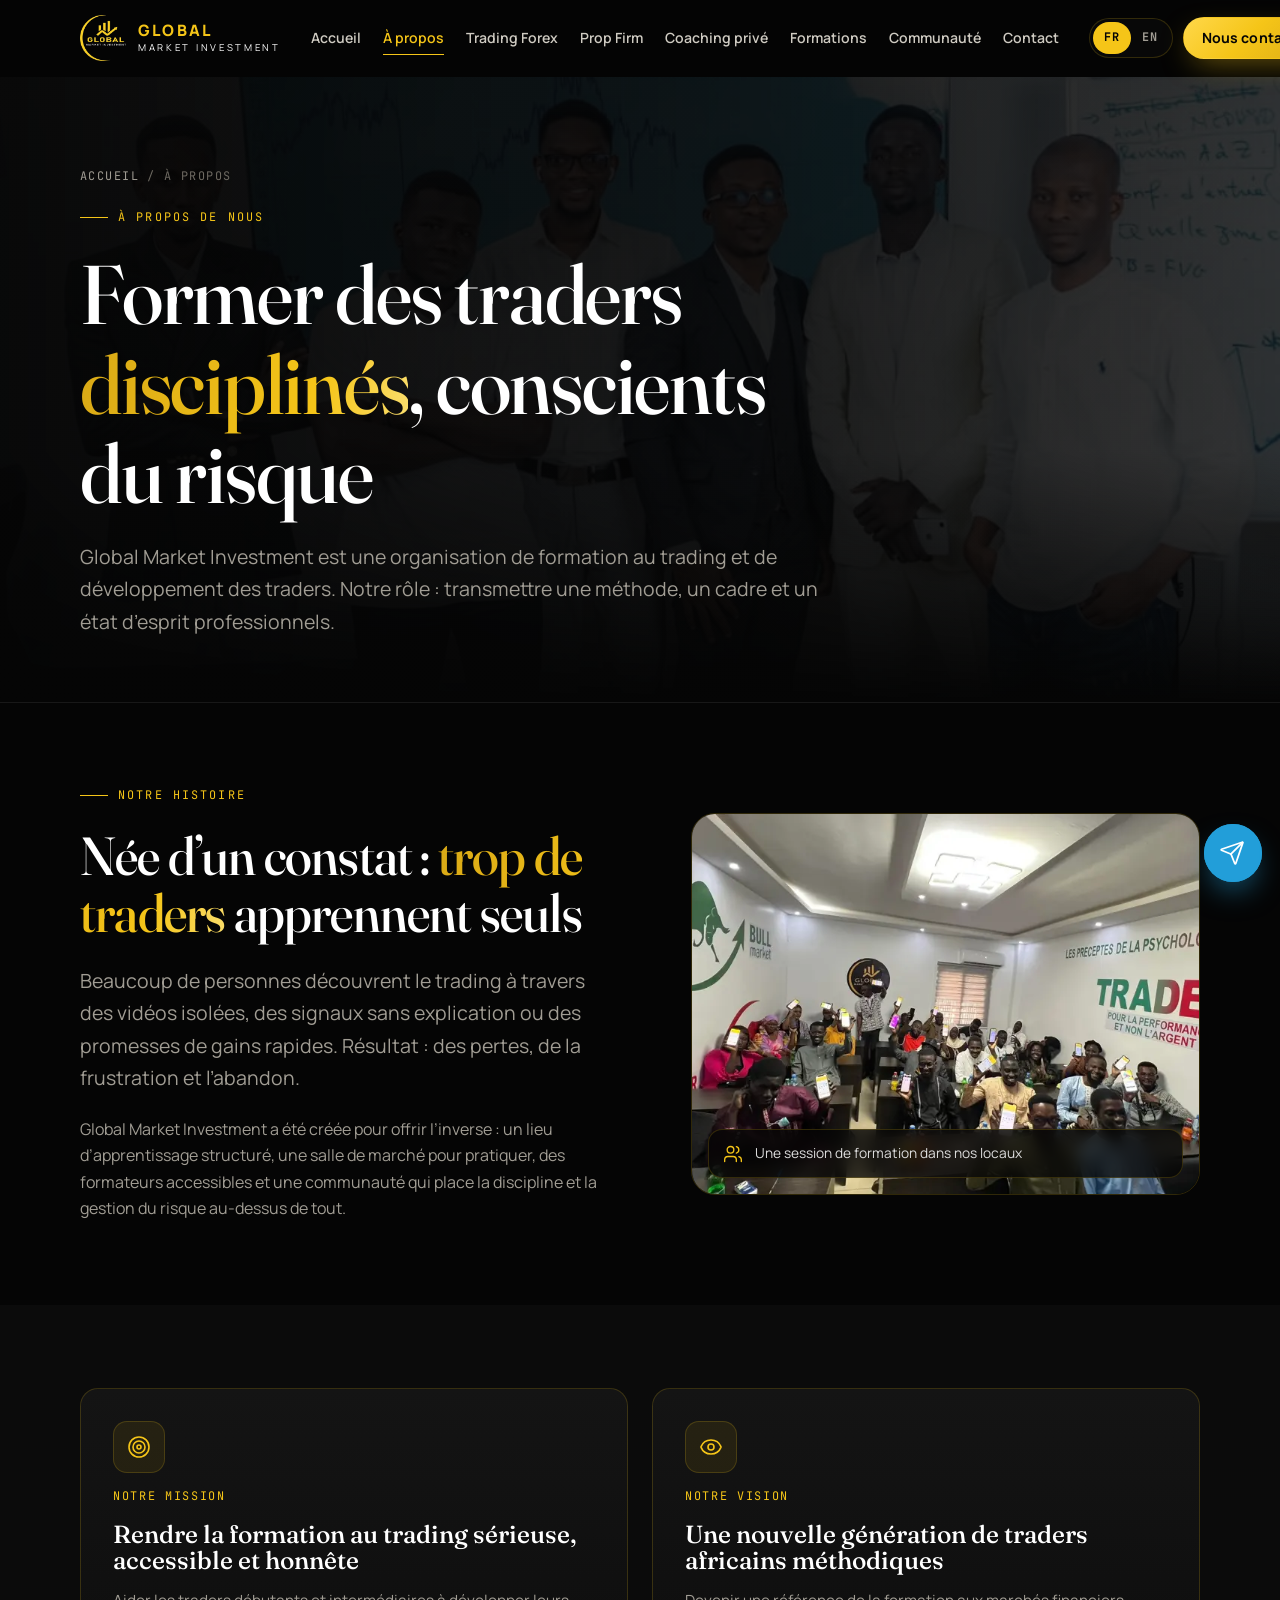
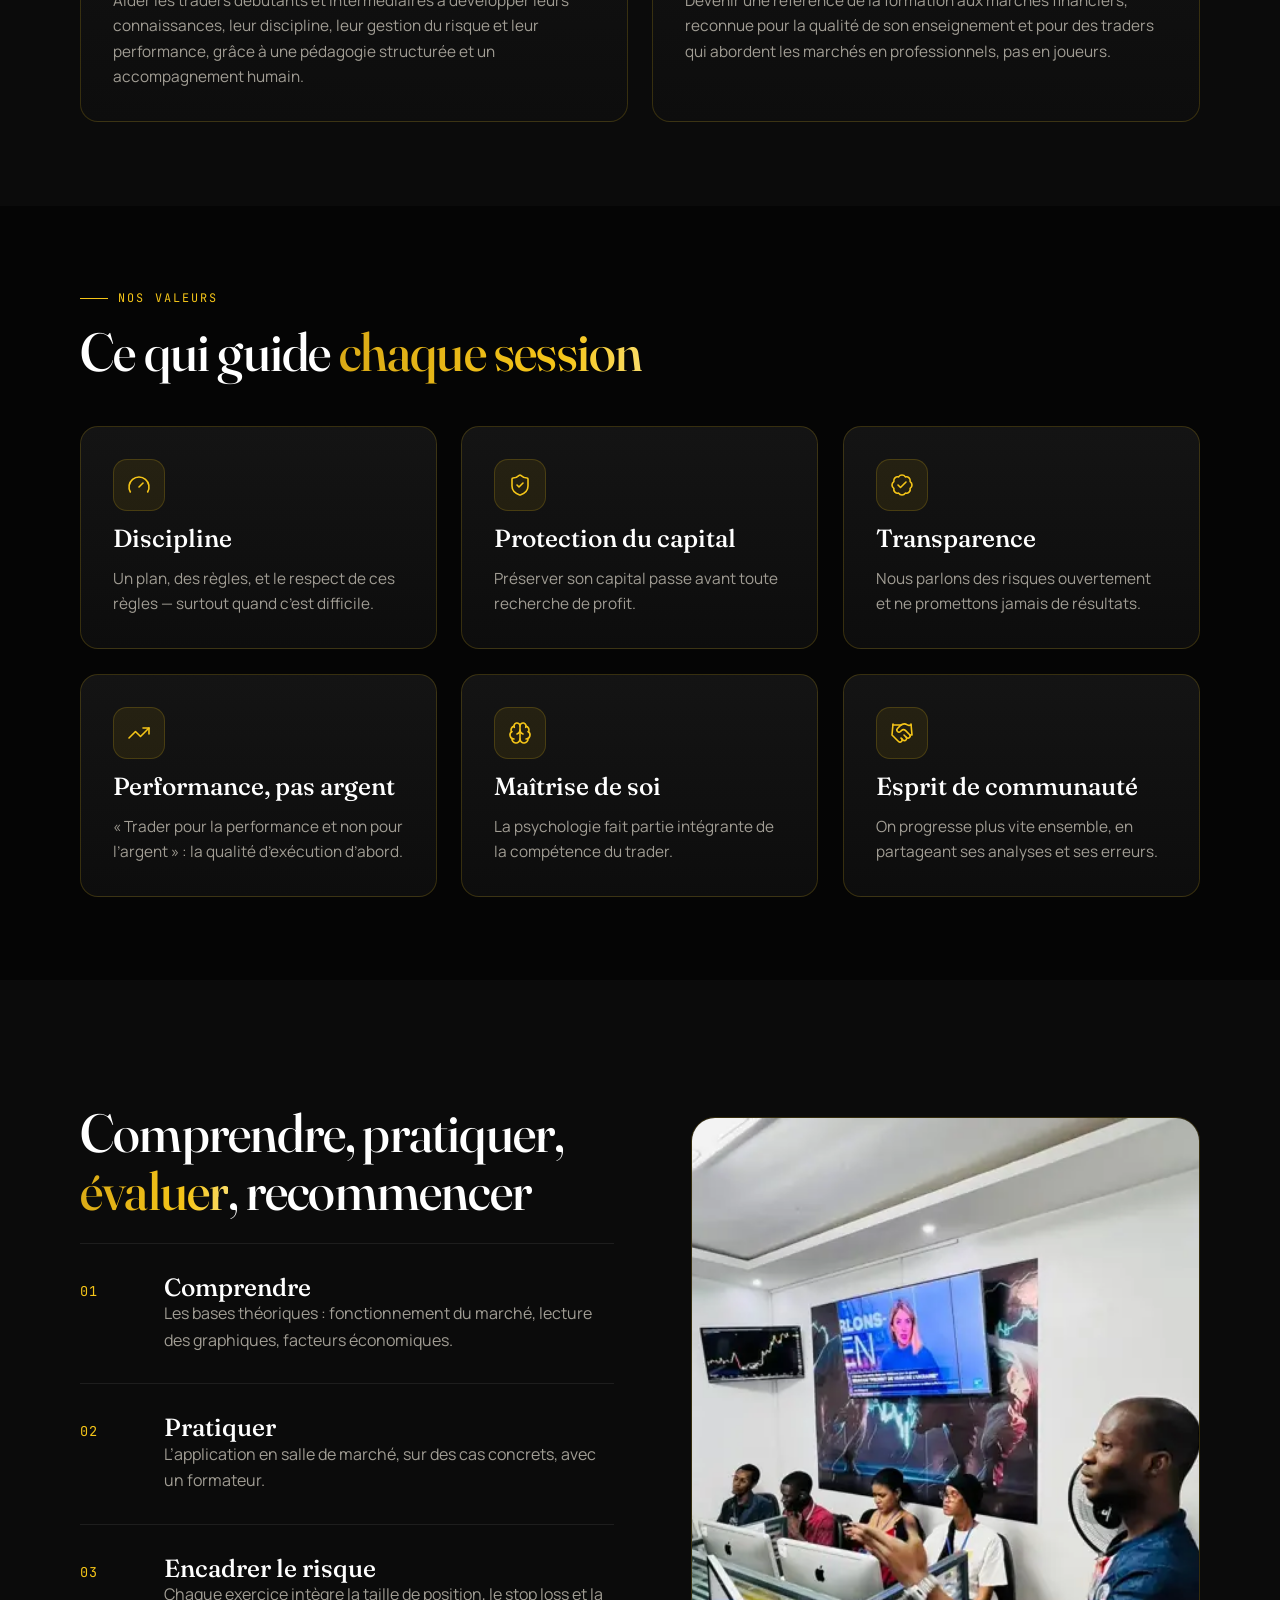
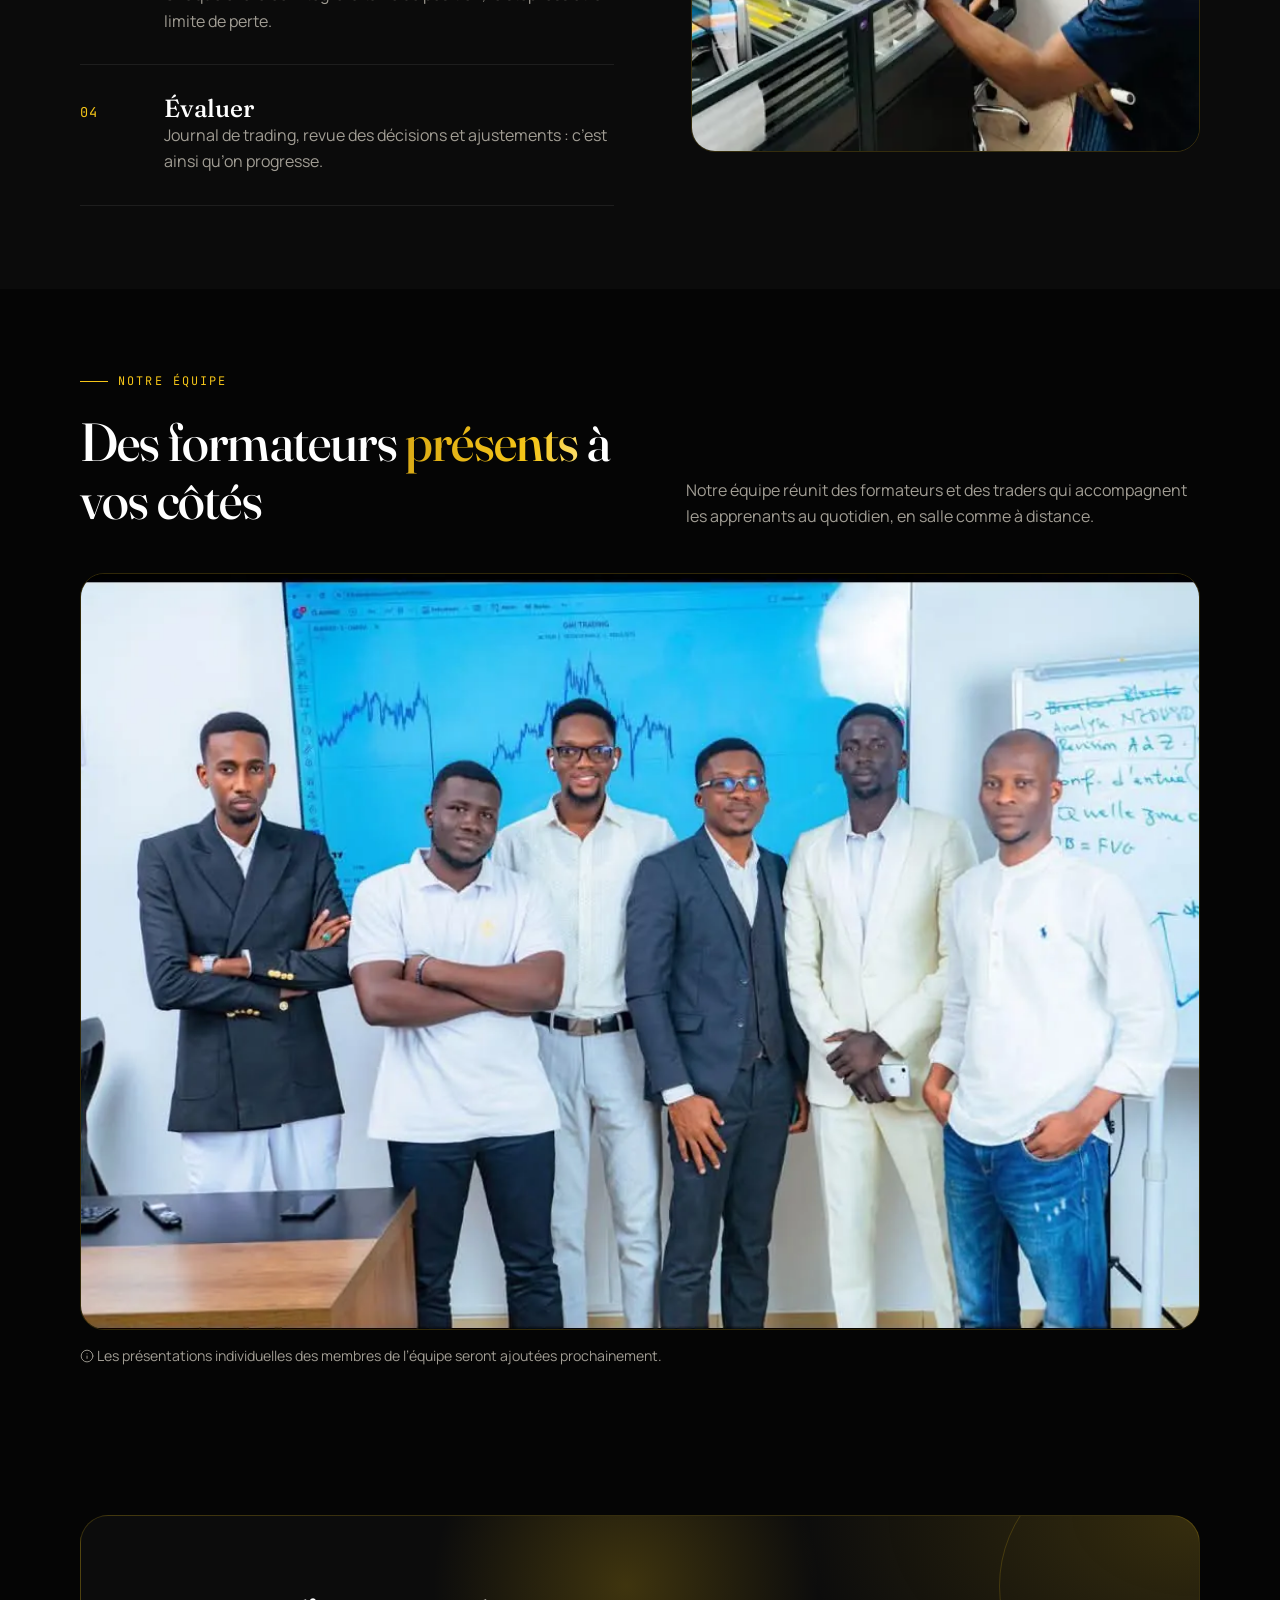
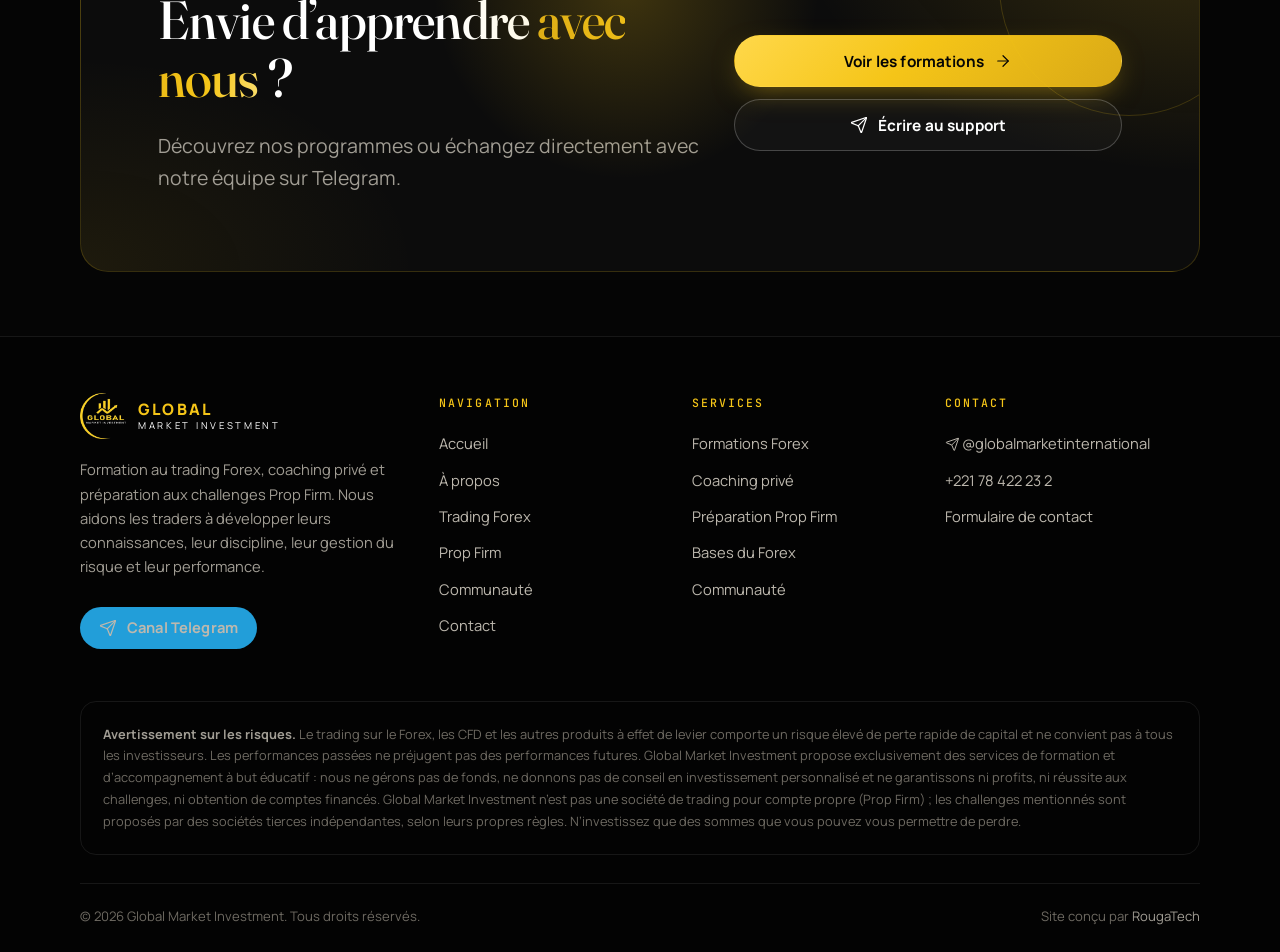
<file: a-propos.html>
<!doctype html>
<html lang="fr" class="no-js" data-title-fr="À propos — Global Market Investment" data-title-en="About — Global Market Investment" data-desc-fr="Découvrez Global Market Investment : notre mission, notre vision, nos valeurs et notre méthodologie de formation au trading Forex." data-desc-en="Discover Global Market Investment: our mission, vision, values and Forex trading education methodology.">
<head>
<meta charset="utf-8">
<meta name="viewport" content="width=device-width, initial-scale=1, viewport-fit=cover">
<title>À propos — Global Market Investment</title>
<meta name="description" content="Découvrez Global Market Investment : notre mission, notre vision, nos valeurs et notre méthodologie de formation au trading Forex.">
<meta name="theme-color" content="#050505">
<meta property="og:type" content="website">
<meta property="og:site_name" content="Global Market Investment">
<meta property="og:title" content="À propos — Global Market Investment">
<meta property="og:description" content="Découvrez Global Market Investment : notre mission, notre vision, nos valeurs et notre méthodologie de formation au trading Forex.">
<meta property="og:image" content="assets/img/og-image.jpg">
<meta name="twitter:card" content="summary_large_image">
<link rel="icon" type="image/png" href="assets/img/favicon.png">
<link rel="apple-touch-icon" href="assets/img/apple-touch-icon.png">
<link rel="preload" href="assets/fonts/fraunces.woff2" as="font" type="font/woff2" crossorigin>
<link rel="preload" href="assets/fonts/manrope-400.woff2" as="font" type="font/woff2" crossorigin>
<link rel="stylesheet" href="assets/css/style.css?v=20261105">
<script>(function(){try{var q=new URLSearchParams(location.search).get("lang");var l=q||localStorage.getItem("gmi-lang");if(l==="en"||l==="fr")document.documentElement.lang=l;}catch(e){}})();</script>
</head>
<body>
<svg xmlns="http://www.w3.org/2000/svg" style="display:none"><symbol id="i-graduation-cap" viewBox="0 0 24 24" fill="none" stroke="currentColor" stroke-width="1.6" stroke-linecap="round" stroke-linejoin="round"><path d="M21.42 10.922a1 1 0 0 0-.019-1.838L12.83 5.18a2 2 0 0 0-1.66 0L2.6 9.08a1 1 0 0 0 0 1.832l8.57 3.908a2 2 0 0 0 1.66 0z" />
  <path d="M22 10v6" />
  <path d="M6 12.5V16a6 3 0 0 0 12 0v-3.5" /></symbol><symbol id="i-user-round-check" viewBox="0 0 24 24" fill="none" stroke="currentColor" stroke-width="1.6" stroke-linecap="round" stroke-linejoin="round"><path d="M2 21a8 8 0 0 1 13.292-6" />
  <circle cx="10" cy="8" r="5" />
  <path d="m16 19 2 2 4-4" /></symbol><symbol id="i-target" viewBox="0 0 24 24" fill="none" stroke="currentColor" stroke-width="1.6" stroke-linecap="round" stroke-linejoin="round"><circle cx="12" cy="12" r="10" />
  <circle cx="12" cy="12" r="6" />
  <circle cx="12" cy="12" r="2" /></symbol><symbol id="i-users" viewBox="0 0 24 24" fill="none" stroke="currentColor" stroke-width="1.6" stroke-linecap="round" stroke-linejoin="round"><path d="M16 21v-2a4 4 0 0 0-4-4H6a4 4 0 0 0-4 4v2" />
  <path d="M16 3.128a4 4 0 0 1 0 7.744" />
  <path d="M22 21v-2a4 4 0 0 0-3-3.87" />
  <circle cx="9" cy="7" r="4" /></symbol><symbol id="i-send" viewBox="0 0 24 24" fill="none" stroke="currentColor" stroke-width="1.6" stroke-linecap="round" stroke-linejoin="round"><path d="M14.536 21.686a.5.5 0 0 0 .937-.024l6.5-19a.496.496 0 0 0-.635-.635l-19 6.5a.5.5 0 0 0-.024.937l7.93 3.18a2 2 0 0 1 1.112 1.11z" />
  <path d="m21.854 2.147-10.94 10.939" /></symbol><symbol id="i-phone" viewBox="0 0 24 24" fill="none" stroke="currentColor" stroke-width="1.6" stroke-linecap="round" stroke-linejoin="round"><path d="M13.832 16.568a1 1 0 0 0 1.213-.303l.355-.465A2 2 0 0 1 17 15h3a2 2 0 0 1 2 2v3a2 2 0 0 1-2 2A18 18 0 0 1 2 4a2 2 0 0 1 2-2h3a2 2 0 0 1 2 2v3a2 2 0 0 1-.8 1.6l-.468.351a1 1 0 0 0-.292 1.233 14 14 0 0 0 6.392 6.384" /></symbol><symbol id="i-mail" viewBox="0 0 24 24" fill="none" stroke="currentColor" stroke-width="1.6" stroke-linecap="round" stroke-linejoin="round"><path d="m22 7-8.991 5.727a2 2 0 0 1-2.009 0L2 7" />
  <rect x="2" y="4" width="20" height="16" rx="2" /></symbol><symbol id="i-shield-check" viewBox="0 0 24 24" fill="none" stroke="currentColor" stroke-width="1.6" stroke-linecap="round" stroke-linejoin="round"><path d="M20 13c0 5-3.5 7.5-7.66 8.95a1 1 0 0 1-.67-.01C7.5 20.5 4 18 4 13V6a1 1 0 0 1 1-1c2 0 4.5-1.2 6.24-2.72a1.17 1.17 0 0 1 1.52 0C14.51 3.81 17 5 19 5a1 1 0 0 1 1 1z" />
  <path d="m9 12 2 2 4-4" /></symbol><symbol id="i-brain" viewBox="0 0 24 24" fill="none" stroke="currentColor" stroke-width="1.6" stroke-linecap="round" stroke-linejoin="round"><path d="M12 18V5" />
  <path d="M15 13a4.17 4.17 0 01-3-4 4.17 4.17 0 01-3 4" />
  <path d="M17.707 6.294A3 3 0 1012 5a3 3 0 10-5.707 1.294" />
  <path d="M17.996 5.125a4 4 0 012.526 5.77" />
  <path d="M18 18a4 4 0 002-7.465" />
  <path d="M19.967 17.482a4 4 0 11-7.967.517 4 4 0 11-7.967-.517" />
  <path d="M6 18a4 4 0 01-2-7.465" />
  <path d="M6.004 5.125a4 4 0 00-2.526 5.77" /></symbol><symbol id="i-chart-candlestick" viewBox="0 0 24 24" fill="none" stroke="currentColor" stroke-width="1.6" stroke-linecap="round" stroke-linejoin="round"><path d="M9 5v4" />
  <rect width="4" height="6" x="7" y="9" rx="1" />
  <path d="M9 15v2" />
  <path d="M17 3v2" />
  <rect width="4" height="8" x="15" y="5" rx="1" />
  <path d="M17 13v3" />
  <path d="M3 3v16a2 2 0 0 0 2 2h16" /></symbol><symbol id="i-chart-line" viewBox="0 0 24 24" fill="none" stroke="currentColor" stroke-width="1.6" stroke-linecap="round" stroke-linejoin="round"><path d="M3 3v16a2 2 0 0 0 2 2h16" />
  <path d="m19 9-5 5-4-4-3 3" /></symbol><symbol id="i-chart-no-axes-combined" viewBox="0 0 24 24" fill="none" stroke="currentColor" stroke-width="1.6" stroke-linecap="round" stroke-linejoin="round"><path d="M12 16v5" />
  <path d="M16 14.639V21" />
  <path d="M20 10.656V21" />
  <path d="m22 3-8.646 8.646a.5.5 0 0 1-.708 0L9.354 8.354a.5.5 0 0 0-.707 0L2 15" />
  <path d="M4 18.463V21" />
  <path d="M8 14.656V21" /></symbol><symbol id="i-globe" viewBox="0 0 24 24" fill="none" stroke="currentColor" stroke-width="1.6" stroke-linecap="round" stroke-linejoin="round"><circle cx="12" cy="12" r="10" />
  <path d="M12 2a14.5 14.5 0 0 0 0 20 14.5 14.5 0 0 0 0-20" />
  <path d="M2 12h20" /></symbol><symbol id="i-clock" viewBox="0 0 24 24" fill="none" stroke="currentColor" stroke-width="1.6" stroke-linecap="round" stroke-linejoin="round"><circle cx="12" cy="12" r="10" />
  <path d="M12 6v6l4 2" /></symbol><symbol id="i-scale" viewBox="0 0 24 24" fill="none" stroke="currentColor" stroke-width="1.6" stroke-linecap="round" stroke-linejoin="round"><path d="M12 3v18" />
  <path d="m19 8 3 8a5 5 0 0 1-6 0zV7" />
  <path d="M3 7h1a17 17 0 0 0 8-2 17 17 0 0 0 8 2h1" />
  <path d="m5 8 3 8a5 5 0 0 1-6 0zV7" />
  <path d="M7 21h10" /></symbol><symbol id="i-book-open" viewBox="0 0 24 24" fill="none" stroke="currentColor" stroke-width="1.6" stroke-linecap="round" stroke-linejoin="round"><path d="M12 5v16" />
  <path d="M20.001 19A2 2 0 0022 17V5a2 2 0 00-1.999-2L16 3.002A5 5 0 0012 5a5 5 0 00-4-2H4a2 2 0 00-2 2v12a2 2 0 001.999 2H8a5 5 0 014 2 5 5 0 014-2z" /></symbol><symbol id="i-arrow-right" viewBox="0 0 24 24" fill="none" stroke="currentColor" stroke-width="1.6" stroke-linecap="round" stroke-linejoin="round"><path d="M5 12h14" />
  <path d="m12 5 7 7-7 7" /></symbol><symbol id="i-arrow-up-right" viewBox="0 0 24 24" fill="none" stroke="currentColor" stroke-width="1.6" stroke-linecap="round" stroke-linejoin="round"><path d="M7 7h10v10" />
  <path d="M7 17 17 7" /></symbol><symbol id="i-check" viewBox="0 0 24 24" fill="none" stroke="currentColor" stroke-width="1.6" stroke-linecap="round" stroke-linejoin="round"><path d="M20 6 9 17l-5-5" /></symbol><symbol id="i-x" viewBox="0 0 24 24" fill="none" stroke="currentColor" stroke-width="1.6" stroke-linecap="round" stroke-linejoin="round"><path d="M18 6 6 18" />
  <path d="m6 6 12 12" /></symbol><symbol id="i-menu" viewBox="0 0 24 24" fill="none" stroke="currentColor" stroke-width="1.6" stroke-linecap="round" stroke-linejoin="round"><path d="M4 5h16" />
  <path d="M4 12h16" />
  <path d="M4 19h16" /></symbol><symbol id="i-triangle-alert" viewBox="0 0 24 24" fill="none" stroke="currentColor" stroke-width="1.6" stroke-linecap="round" stroke-linejoin="round"><path d="m21.73 18-8-14a2 2 0 0 0-3.48 0l-8 14A2 2 0 0 0 4 21h16a2 2 0 0 0 1.73-3" />
  <path d="M12 9v4" />
  <path d="M12 17h.01" /></symbol><symbol id="i-trending-up" viewBox="0 0 24 24" fill="none" stroke="currentColor" stroke-width="1.6" stroke-linecap="round" stroke-linejoin="round"><path d="M16 7h6v6" />
  <path d="m22 7-8.5 8.5-5-5L2 17" /></symbol><symbol id="i-crosshair" viewBox="0 0 24 24" fill="none" stroke="currentColor" stroke-width="1.6" stroke-linecap="round" stroke-linejoin="round"><circle cx="12" cy="12" r="10" />
  <line x1="22" x2="18" y1="12" y2="12" />
  <line x1="6" x2="2" y1="12" y2="12" />
  <line x1="12" x2="12" y1="6" y2="2" />
  <line x1="12" x2="12" y1="22" y2="18" /></symbol><symbol id="i-calendar" viewBox="0 0 24 24" fill="none" stroke="currentColor" stroke-width="1.6" stroke-linecap="round" stroke-linejoin="round"><path d="M8 2v3" />
  <path d="M16 2v3" />
  <rect x="3" y="3" width="18" height="18" rx="2" />
  <path d="M3 9h18" /></symbol><symbol id="i-message-circle" viewBox="0 0 24 24" fill="none" stroke="currentColor" stroke-width="1.6" stroke-linecap="round" stroke-linejoin="round"><path d="M2.992 16.342a2 2 0 0 1 .094 1.167l-1.065 3.29a1 1 0 0 0 1.236 1.168l3.413-.998a2 2 0 0 1 1.099.092 10 10 0 1 0-4.777-4.719" /></symbol><symbol id="i-compass" viewBox="0 0 24 24" fill="none" stroke="currentColor" stroke-width="1.6" stroke-linecap="round" stroke-linejoin="round"><circle cx="12" cy="12" r="10" />
  <path d="m16.24 7.76-1.804 5.411a2 2 0 0 1-1.265 1.265L7.76 16.24l1.804-5.411a2 2 0 0 1 1.265-1.265z" /></symbol><symbol id="i-layers" viewBox="0 0 24 24" fill="none" stroke="currentColor" stroke-width="1.6" stroke-linecap="round" stroke-linejoin="round"><path d="M12.83 2.18a2 2 0 0 0-1.66 0L2.6 6.08a1 1 0 0 0 0 1.83l8.58 3.91a2 2 0 0 0 1.66 0l8.58-3.9a1 1 0 0 0 0-1.83z" />
  <path d="M2 12a1 1 0 0 0 .58.91l8.6 3.91a2 2 0 0 0 1.65 0l8.58-3.9A1 1 0 0 0 22 12" />
  <path d="M2 17a1 1 0 0 0 .58.91l8.6 3.91a2 2 0 0 0 1.65 0l8.58-3.9A1 1 0 0 0 22 17" /></symbol><symbol id="i-lightbulb" viewBox="0 0 24 24" fill="none" stroke="currentColor" stroke-width="1.6" stroke-linecap="round" stroke-linejoin="round"><path d="M15 14c.2-1 .7-1.7 1.5-2.5 1-.9 1.5-2.2 1.5-3.5A6 6 0 0 0 6 8c0 1 .2 2.2 1.5 3.5.7.7 1.3 1.5 1.5 2.5" />
  <path d="M9 18h6" />
  <path d="M10 22h4" /></symbol><symbol id="i-eye" viewBox="0 0 24 24" fill="none" stroke="currentColor" stroke-width="1.6" stroke-linecap="round" stroke-linejoin="round"><path d="M2.062 12.348a1 1 0 0 1 0-.696 10.75 10.75 0 0 1 19.876 0 1 1 0 0 1 0 .696 10.75 10.75 0 0 1-19.876 0" />
  <circle cx="12" cy="12" r="3" /></symbol><symbol id="i-handshake" viewBox="0 0 24 24" fill="none" stroke="currentColor" stroke-width="1.6" stroke-linecap="round" stroke-linejoin="round"><path d="m11 17 2 2a1 1 0 1 0 3-3" />
  <path d="m14 14 2.5 2.5a1 1 0 1 0 3-3l-3.88-3.88a3 3 0 0 0-4.24 0l-.88.88a1 1 0 1 1-3-3l2.81-2.81a5.79 5.79 0 0 1 7.06-.87l.47.28a2 2 0 0 0 1.42.25L21 4" />
  <path d="m21 3 1 11h-2" />
  <path d="M3 3 2 14l6.5 6.5a1 1 0 1 0 3-3" />
  <path d="M3 4h8" /></symbol><symbol id="i-gauge" viewBox="0 0 24 24" fill="none" stroke="currentColor" stroke-width="1.6" stroke-linecap="round" stroke-linejoin="round"><path d="m12 14 4-4" />
  <path d="M3.34 19a10 10 0 1 1 17.32 0" /></symbol><symbol id="i-clipboard-check" viewBox="0 0 24 24" fill="none" stroke="currentColor" stroke-width="1.6" stroke-linecap="round" stroke-linejoin="round"><rect width="8" height="4" x="8" y="2" rx="1" ry="1" />
  <path d="M16 4h2a2 2 0 0 1 2 2v14a2 2 0 0 1-2 2H6a2 2 0 0 1-2-2V6a2 2 0 0 1 2-2h2" />
  <path d="m9 14 2 2 4-4" /></symbol><symbol id="i-notebook-pen" viewBox="0 0 24 24" fill="none" stroke="currentColor" stroke-width="1.6" stroke-linecap="round" stroke-linejoin="round"><path d="M13.4 2H6a2 2 0 0 0-2 2v16a2 2 0 0 0 2 2h12a2 2 0 0 0 2-2v-7.4" />
  <path d="M2 6h4" />
  <path d="M2 10h4" />
  <path d="M2 14h4" />
  <path d="M2 18h4" />
  <path d="M21.378 5.626a1 1 0 1 0-3.004-3.004l-5.01 5.012a2 2 0 0 0-.506.854l-.837 2.87a.5.5 0 0 0 .62.62l2.87-.837a2 2 0 0 0 .854-.506z" /></symbol><symbol id="i-lock" viewBox="0 0 24 24" fill="none" stroke="currentColor" stroke-width="1.6" stroke-linecap="round" stroke-linejoin="round"><rect width="18" height="11" x="3" y="11" rx="2" ry="2" />
  <path d="M7 11V7a5 5 0 0 1 10 0v4" /></symbol><symbol id="i-map-pin" viewBox="0 0 24 24" fill="none" stroke="currentColor" stroke-width="1.6" stroke-linecap="round" stroke-linejoin="round"><path d="M20 10c0 4.993-5.539 10.193-7.399 11.799a1 1 0 0 1-1.202 0C9.539 20.193 4 14.993 4 10a8 8 0 0 1 16 0" />
  <circle cx="12" cy="10" r="3" /></symbol><symbol id="i-copy" viewBox="0 0 24 24" fill="none" stroke="currentColor" stroke-width="1.6" stroke-linecap="round" stroke-linejoin="round"><rect width="14" height="14" x="8" y="8" rx="2" ry="2" />
  <path d="M4 16c-1.1 0-2-.9-2-2V4c0-1.1.9-2 2-2h10c1.1 0 2 .9 2 2" /></symbol><symbol id="i-chevron-down" viewBox="0 0 24 24" fill="none" stroke="currentColor" stroke-width="1.6" stroke-linecap="round" stroke-linejoin="round"><path d="m6 9 6 6 6-6" /></symbol><symbol id="i-languages" viewBox="0 0 24 24" fill="none" stroke="currentColor" stroke-width="1.6" stroke-linecap="round" stroke-linejoin="round"><path d="m5 8 6 6" />
  <path d="m4 14 6-6 2-3" />
  <path d="M2 5h12" />
  <path d="M7 2h1" />
  <path d="m22 22-5-10-5 10" />
  <path d="M14 18h6" /></symbol><symbol id="i-sparkles" viewBox="0 0 24 24" fill="none" stroke="currentColor" stroke-width="1.6" stroke-linecap="round" stroke-linejoin="round"><path d="M11.017 2.814a1 1 0 0 1 1.966 0l1.051 5.558a2 2 0 0 0 1.594 1.594l5.558 1.051a1 1 0 0 1 0 1.966l-5.558 1.051a2 2 0 0 0-1.594 1.594l-1.051 5.558a1 1 0 0 1-1.966 0l-1.051-5.558a2 2 0 0 0-1.594-1.594l-5.558-1.051a1 1 0 0 1 0-1.966l5.558-1.051a2 2 0 0 0 1.594-1.594z" />
  <path d="M20 2v4" />
  <path d="M22 4h-4" />
  <circle cx="4" cy="20" r="2" /></symbol><symbol id="i-newspaper" viewBox="0 0 24 24" fill="none" stroke="currentColor" stroke-width="1.6" stroke-linecap="round" stroke-linejoin="round"><path d="M15 18h-5" />
  <path d="M18 14h-8" />
  <path d="M4 22h16a2 2 0 0 0 2-2V4a2 2 0 0 0-2-2H8a2 2 0 0 0-2 2v16a2 2 0 0 1-4 0v-9a2 2 0 0 1 2-2h2" />
  <rect width="8" height="4" x="10" y="6" rx="1" /></symbol><symbol id="i-landmark" viewBox="0 0 24 24" fill="none" stroke="currentColor" stroke-width="1.6" stroke-linecap="round" stroke-linejoin="round"><path d="M10 18v-7" />
  <path d="M11.119 2.205a2 2 0 0 1 1.762 0l7.84 3.846A.5.5 0 0 1 20.5 7h-17a.5.5 0 0 1-.22-.949z" />
  <path d="M14 18v-7" />
  <path d="M18 18v-7" />
  <path d="M3 22h18" />
  <path d="M6 18v-7" /></symbol><symbol id="i-calculator" viewBox="0 0 24 24" fill="none" stroke="currentColor" stroke-width="1.6" stroke-linecap="round" stroke-linejoin="round"><rect width="16" height="20" x="4" y="2" rx="2" />
  <line x1="8" x2="16" y1="6" y2="6" />
  <line x1="16" x2="16" y1="14" y2="18" />
  <path d="M16 10h.01" />
  <path d="M12 10h.01" />
  <path d="M8 10h.01" />
  <path d="M12 14h.01" />
  <path d="M8 14h.01" />
  <path d="M12 18h.01" />
  <path d="M8 18h.01" /></symbol><symbol id="i-zap" viewBox="0 0 24 24" fill="none" stroke="currentColor" stroke-width="1.6" stroke-linecap="round" stroke-linejoin="round"><path d="M15.914 4a1.5 1.5 0 00-2.474-1.561l-9 9A1.5 1.5 0 005.5 14h4.002a.5.5 0 01.471.666L8.086 20a1.5 1.5 0 002.475 1.56l9-9A1.5 1.5 0 0018.5 10h-3.997a.5.5 0 01-.472-.667z" /></symbol><symbol id="i-coins" viewBox="0 0 24 24" fill="none" stroke="currentColor" stroke-width="1.6" stroke-linecap="round" stroke-linejoin="round"><path d="M13.744 17.736a6 6 0 1 1-7.48-7.48" />
  <path d="M15 6h1v4" />
  <path d="m6.134 14.768.866-.5 2 3.464" />
  <circle cx="16" cy="8" r="6" /></symbol><symbol id="i-list-checks" viewBox="0 0 24 24" fill="none" stroke="currentColor" stroke-width="1.6" stroke-linecap="round" stroke-linejoin="round"><path d="M13 5h8" />
  <path d="M13 12h8" />
  <path d="M13 19h8" />
  <path d="m3 17 2 2 4-4" />
  <path d="m3 7 2 2 4-4" /></symbol><symbol id="i-file-text" viewBox="0 0 24 24" fill="none" stroke="currentColor" stroke-width="1.6" stroke-linecap="round" stroke-linejoin="round"><path d="M6 22a2 2 0 0 1-2-2V4a2 2 0 0 1 2-2h8a2.4 2.4 0 0 1 1.704.706l3.588 3.588A2.4 2.4 0 0 1 20 8v12a2 2 0 0 1-2 2z" />
  <path d="M14 2v5a1 1 0 0 0 1 1h5" />
  <path d="M10 9H8" />
  <path d="M16 13H8" />
  <path d="M16 17H8" /></symbol><symbol id="i-quote" viewBox="0 0 24 24" fill="none" stroke="currentColor" stroke-width="1.6" stroke-linecap="round" stroke-linejoin="round"><path d="M16 3a2 2 0 0 0-2 2v6a2 2 0 0 0 2 2 1 1 0 0 1 1 1v1a2 2 0 0 1-2 2 1 1 0 0 0-1 1v2a1 1 0 0 0 1 1 6 6 0 0 0 6-6V5a2 2 0 0 0-2-2z" />
  <path d="M5 3a2 2 0 0 0-2 2v6a2 2 0 0 0 2 2 1 1 0 0 1 1 1v1a2 2 0 0 1-2 2 1 1 0 0 0-1 1v2a1 1 0 0 0 1 1 6 6 0 0 0 6-6V5a2 2 0 0 0-2-2z" /></symbol><symbol id="i-user-round" viewBox="0 0 24 24" fill="none" stroke="currentColor" stroke-width="1.6" stroke-linecap="round" stroke-linejoin="round"><circle cx="12" cy="8" r="5" />
  <path d="M20 21a8 8 0 0 0-16 0" /></symbol><symbol id="i-building-2" viewBox="0 0 24 24" fill="none" stroke="currentColor" stroke-width="1.6" stroke-linecap="round" stroke-linejoin="round"><path d="M10 12h4" />
  <path d="M10 8h4" />
  <path d="M14 21v-3a2 2 0 0 0-4 0v3" />
  <path d="M6 10H4a2 2 0 0 0-2 2v7a2 2 0 0 0 2 2h16a2 2 0 0 0 2-2V9a2 2 0 0 0-2-2h-2" />
  <path d="M6 21V5a2 2 0 0 1 2-2h8a2 2 0 0 1 2 2v16" /></symbol><symbol id="i-timer" viewBox="0 0 24 24" fill="none" stroke="currentColor" stroke-width="1.6" stroke-linecap="round" stroke-linejoin="round"><line x1="10" x2="14" y1="2" y2="2" />
  <line x1="12" x2="15" y1="14" y2="11" />
  <circle cx="12" cy="14" r="8" /></symbol><symbol id="i-route" viewBox="0 0 24 24" fill="none" stroke="currentColor" stroke-width="1.6" stroke-linecap="round" stroke-linejoin="round"><circle cx="6" cy="19" r="3" />
  <path d="M9 19h8.5a3.5 3.5 0 0 0 0-7h-11a3.5 3.5 0 0 1 0-7H15" />
  <circle cx="18" cy="5" r="3" /></symbol><symbol id="i-shield" viewBox="0 0 24 24" fill="none" stroke="currentColor" stroke-width="1.6" stroke-linecap="round" stroke-linejoin="round"><path d="M20 13c0 5-3.5 7.5-7.66 8.95a1 1 0 0 1-.67-.01C7.5 20.5 4 18 4 13V6a1 1 0 0 1 1-1c2 0 4.5-1.2 6.24-2.72a1.17 1.17 0 0 1 1.52 0C14.51 3.81 17 5 19 5a1 1 0 0 1 1 1z" /></symbol><symbol id="i-badge-check" viewBox="0 0 24 24" fill="none" stroke="currentColor" stroke-width="1.6" stroke-linecap="round" stroke-linejoin="round"><path d="M3.85 8.62a4 4 0 0 1 4.78-4.77 4 4 0 0 1 6.74 0 4 4 0 0 1 4.78 4.78 4 4 0 0 1 0 6.74 4 4 0 0 1-4.77 4.78 4 4 0 0 1-6.75 0 4 4 0 0 1-4.78-4.77 4 4 0 0 1 0-6.76Z" />
  <path d="m16 9-5.5 5.5L8 12" /></symbol><symbol id="i-info" viewBox="0 0 24 24" fill="none" stroke="currentColor" stroke-width="1.6" stroke-linecap="round" stroke-linejoin="round"><circle cx="12" cy="12" r="10" />
  <path d="M12 16v-4" />
  <path d="M12 8h.01" /></symbol></svg>
<a class="skip" href="#main"><span class="fr">Aller au contenu</span><span class="en">Skip to content</span></a>
<div class="progress" aria-hidden="true"><i></i></div>
<header class="site-header">
  <div class="wrap nav">
    <a class="brand" href="index.html" aria-label="Global Market Investment">
      <img src="assets/img/logo-sm.webp" width="158" height="160" alt="Logo Global Market Investment">
      <span class="brand-txt"><b>GLOBAL</b><span>MARKET INVESTMENT</span></span>
    </a>
    <nav aria-label="Navigation principale"><ul class="menu"><li><a href="index.html"><span class="fr">Accueil</span><span class="en">Home</span></a></li><li><a href="a-propos.html" aria-current="page"><span class="fr">À propos</span><span class="en">About</span></a></li><li><a href="trading-forex.html"><span class="fr">Trading Forex</span><span class="en">Forex Trading</span></a></li><li><a href="prop-firm.html"><span class="fr">Prop Firm</span><span class="en">Prop Firm</span></a></li><li><a href="coaching-prive.html"><span class="fr">Coaching privé</span><span class="en">Private Coaching</span></a></li><li><a href="formations.html"><span class="fr">Formations</span><span class="en">Programs</span></a></li><li><a href="communaute.html"><span class="fr">Communauté</span><span class="en">Community</span></a></li><li><a href="contact.html"><span class="fr">Contact</span><span class="en">Contact</span></a></li></ul></nav>
    <div class="nav-tools">
      <div class="lang" role="group" aria-label="Langue / Language">
        <button type="button" data-lang="fr" aria-pressed="true">FR</button><button type="button" data-lang="en" aria-pressed="false">EN</button>
      </div>
      <a class="btn btn-gold btn-sm" href="contact.html"><span class="fr">Nous contacter</span><span class="en">Contact us</span></a>
      <button class="burger" type="button" aria-controls="mobile-panel" aria-expanded="false" aria-label="Menu" data-al-fr="Ouvrir le menu" data-al-en="Open menu"><svg class="ico" aria-hidden="true"><use href="#i-menu"/></svg></button>
    </div>
  </div>
</header>
  <div class="mobile-panel" id="mobile-panel">
    <ul><li><a href="index.html"><span class="fr">Accueil</span><span class="en">Home</span><svg class="ico" aria-hidden="true"><use href="#i-arrow-up-right"/></svg></a></li><li><a href="a-propos.html" aria-current="page"><span class="fr">À propos</span><span class="en">About</span><svg class="ico" aria-hidden="true"><use href="#i-arrow-up-right"/></svg></a></li><li><a href="trading-forex.html"><span class="fr">Trading Forex</span><span class="en">Forex Trading</span><svg class="ico" aria-hidden="true"><use href="#i-arrow-up-right"/></svg></a></li><li><a href="prop-firm.html"><span class="fr">Prop Firm</span><span class="en">Prop Firm</span><svg class="ico" aria-hidden="true"><use href="#i-arrow-up-right"/></svg></a></li><li><a href="coaching-prive.html"><span class="fr">Coaching privé</span><span class="en">Private Coaching</span><svg class="ico" aria-hidden="true"><use href="#i-arrow-up-right"/></svg></a></li><li><a href="formations.html"><span class="fr">Formations</span><span class="en">Programs</span><svg class="ico" aria-hidden="true"><use href="#i-arrow-up-right"/></svg></a></li><li><a href="communaute.html"><span class="fr">Communauté</span><span class="en">Community</span><svg class="ico" aria-hidden="true"><use href="#i-arrow-up-right"/></svg></a></li><li><a href="contact.html"><span class="fr">Contact</span><span class="en">Contact</span><svg class="ico" aria-hidden="true"><use href="#i-arrow-up-right"/></svg></a></li></ul>
    <div class="flex-btns"><a class="btn btn-gold btn-block" href="contact.html"><span class="fr">Nous contacter</span><span class="en">Contact us</span></a>
    <a class="btn btn-tg btn-block" data-tg-channel href="https://t.me/+8cWmCWZB1ItlN2U0" target="_blank" rel="noopener"><svg class="ico" aria-hidden="true"><use href="#i-send"/></svg><span class="fr">Rejoindre Telegram</span><span class="en">Join Telegram</span></a></div>
  </div>

<main id="main">
<section class="page-hero">
  <div class="bg"><img src="assets/img/equipe-gmi.webp" srcset="assets/img/equipe-gmi-sm.webp 900w, assets/img/equipe-gmi.webp 1080w" sizes="100vw" width="1080" height="729" alt="L’équipe de Global Market Investment" data-alt-fr="L’équipe de Global Market Investment" data-alt-en="The Global Market Investment team" fetchpriority="high"></div>
  <div class="wrap"><div class="inner">
    <div class="crumbs"><a href="index.html"><span class="fr">Accueil</span><span class="en">Home</span></a> / <span class="fr">À propos</span><span class="en">About</span></div>
    <span class="kicker"><span class="fr">À propos de nous</span><span class="en">About us</span></span>
    <h1><span class="fr">Former des traders <em class='g'>disciplinés</em>, conscients du risque</span><span class="en">Training <em class='g'>disciplined</em>, risk-aware traders</span></h1>
    <p class="fr lead">Global Market Investment est une organisation de formation au trading et de développement des traders. Notre rôle : transmettre une méthode, un cadre et un état d’esprit professionnels.</p><p class="en lead">Global Market Investment is a trading education and trader development organisation. Our role: to pass on a professional method, framework and mindset.</p>
    
  </div></div>
</section>
<!-- À COMPLÉTER PAR L’ENTREPRISE : date de création, fondateur(s), étapes clés.
     Ne rien publier qui n’ait été confirmé par Global Market Investment. -->
<section class="sec">
  <div class="wrap split">
    <div class="stack">
      <span class="kicker rv"><span class="fr">Notre histoire</span><span class="en">Our story</span></span>
      <h2 class="rv d1"><span class="fr">Née d’un constat : <em class='g'>trop de traders</em> apprennent seuls</span><span class="en">Born from one observation: <em class='g'>too many traders</em> learn alone</span></h2>
      <p class="fr lead rv d2">Beaucoup de personnes découvrent le trading à travers des vidéos isolées, des signaux sans explication ou des promesses de gains rapides. Résultat : des pertes, de la frustration et l’abandon.</p><p class="en lead rv d2">Many people discover trading through scattered videos, unexplained signals or promises of quick gains. The result: losses, frustration and giving up.</p>
      <p class="fr muted rv d2">Global Market Investment a été créée pour offrir l’inverse : un lieu d’apprentissage structuré, une salle de marché pour pratiquer, des formateurs accessibles et une communauté qui place la discipline et la gestion du risque au-dessus de tout.</p><p class="en muted rv d2">Global Market Investment was created to offer the opposite: a structured place to learn, a trading room to practise in, approachable trainers and a community that puts discipline and risk management above everything else.</p>
    </div>
    <div class="frame rv d1"><img src="assets/img/communaute-apprenants.webp" srcset="assets/img/communaute-apprenants-sm.webp 900w, assets/img/communaute-apprenants.webp 1800w" sizes="(max-width:900px) 100vw, 50vw" width="1800" height="1013" alt="Apprenants dans la salle de formation de Global Market Investment" data-alt-fr="Apprenants dans la salle de formation de Global Market Investment" data-alt-en="Learners in the Global Market Investment training room" loading="lazy" decoding="async">
      <div class="frame-badge"><svg class="ico" aria-hidden="true"><use href="#i-users"/></svg><span class="fr">Une session de formation dans nos locaux</span><span class="en">A training session at our premises</span></div></div>
  </div>
</section>

<section class="sec sec-ink">
  <div class="wrap grid g2">
    <article class="card rv"><div class="ibox"><svg class="ico" aria-hidden="true"><use href="#i-target"/></svg></div><span class="num"><span class="fr">NOTRE MISSION</span><span class="en">OUR MISSION</span></span>
      <h3><span class="fr">Rendre la formation au trading sérieuse, accessible et honnête</span><span class="en">Make trading education serious, accessible and honest</span></h3>
      <p class="fr">Aider les traders débutants et intermédiaires à développer leurs connaissances, leur discipline, leur gestion du risque et leur performance, grâce à une pédagogie structurée et un accompagnement humain.</p><p class="en">Help beginner and intermediate traders develop their knowledge, discipline, risk management and performance through structured teaching and human support.</p></article>
    <article class="card rv d1"><div class="ibox"><svg class="ico" aria-hidden="true"><use href="#i-eye"/></svg></div><span class="num"><span class="fr">NOTRE VISION</span><span class="en">OUR VISION</span></span>
      <h3><span class="fr">Une nouvelle génération de traders africains méthodiques</span><span class="en">A new generation of methodical African traders</span></h3>
      <p class="fr">Devenir une référence de la formation aux marchés financiers, reconnue pour la qualité de son enseignement et pour des traders qui abordent les marchés en professionnels, pas en joueurs.</p><p class="en">Become a reference in financial market education, recognised for the quality of its teaching and for traders who approach markets as professionals, not gamblers.</p></article>
  </div>
</section>

<section class="sec">
  <div class="wrap">
    <div class="sec-head"><span class="kicker"><span class="fr">Nos valeurs</span><span class="en">Our values</span></span><h2><span class="fr">Ce qui guide <em class='g'>chaque session</em></span><span class="en">What guides <em class='g'>every session</em></span></h2></div>
    <div class="grid g3">
      <article class="card rv  "><div class="ibox"><svg class="ico" aria-hidden="true"><use href="#i-gauge"/></svg></div><h3><span class="fr">Discipline</span><span class="en">Discipline</span></h3><p class="fr">Un plan, des règles, et le respect de ces règles — surtout quand c’est difficile.</p><p class="en">A plan, rules, and respect for those rules — especially when it is hard.</p></article>
      <article class="card rv d1 "><div class="ibox"><svg class="ico" aria-hidden="true"><use href="#i-shield-check"/></svg></div><h3><span class="fr">Protection du capital</span><span class="en">Capital protection</span></h3><p class="fr">Préserver son capital passe avant toute recherche de profit.</p><p class="en">Preserving capital comes before any pursuit of profit.</p></article>
      <article class="card rv d2 "><div class="ibox"><svg class="ico" aria-hidden="true"><use href="#i-badge-check"/></svg></div><h3><span class="fr">Transparence</span><span class="en">Transparency</span></h3><p class="fr">Nous parlons des risques ouvertement et ne promettons jamais de résultats.</p><p class="en">We discuss risks openly and never promise results.</p></article>
      <article class="card rv  "><div class="ibox"><svg class="ico" aria-hidden="true"><use href="#i-trending-up"/></svg></div><h3><span class="fr">Performance, pas argent</span><span class="en">Performance, not money</span></h3><p class="fr">« Trader pour la performance et non pour l’argent » : la qualité d’exécution d’abord.</p><p class="en">“Trade for performance, not for money”: quality of execution first.</p></article>
      <article class="card rv d1 "><div class="ibox"><svg class="ico" aria-hidden="true"><use href="#i-brain"/></svg></div><h3><span class="fr">Maîtrise de soi</span><span class="en">Self-mastery</span></h3><p class="fr">La psychologie fait partie intégrante de la compétence du trader.</p><p class="en">Psychology is an integral part of a trader’s skill set.</p></article>
      <article class="card rv d2 "><div class="ibox"><svg class="ico" aria-hidden="true"><use href="#i-handshake"/></svg></div><h3><span class="fr">Esprit de communauté</span><span class="en">Community spirit</span></h3><p class="fr">On progresse plus vite ensemble, en partageant ses analyses et ses erreurs.</p><p class="en">We progress faster together, sharing analyses and mistakes.</p></article>
    </div>
  </div>
</section>

<section class="sec sec-ink">
  <div class="wrap split rev">
    <div class="frame tall rv"><img src="assets/img/formation-ecrans.webp" srcset="assets/img/formation-ecrans-sm.webp 900w, assets/img/formation-ecrans.webp 1800w" sizes="(max-width:900px) 100vw, 50vw" width="1800" height="1013" alt="Formateur commentant l’actualité des marchés devant les écrans" data-alt-fr="Formateur commentant l’actualité des marchés devant les écrans" data-alt-en="Trainer discussing market news in front of screens" loading="lazy" decoding="async"></div>
    <div class="stack">
      <span class="kicker rv"><span class="fr">Notre méthodologie</span><span class="en">Our methodology</span></span>
      <h2 class="rv d1"><span class="fr">Comprendre, pratiquer, <em class='g'>évaluer</em>, recommencer</span><span class="en">Understand, practise, <em class='g'>review</em>, repeat</span></h2>
      <div class="pillars rv d2">
        <div class="pillar" style="grid-template-columns:60px 1fr"><span class="n">01</span><div><h3><span class="fr">Comprendre</span><span class="en">Understand</span></h3><p class="fr">Les bases théoriques : fonctionnement du marché, lecture des graphiques, facteurs économiques.</p><p class="en">The theory: how the market works, reading charts, economic drivers.</p></div></div>
        <div class="pillar" style="grid-template-columns:60px 1fr"><span class="n">02</span><div><h3><span class="fr">Pratiquer</span><span class="en">Practise</span></h3><p class="fr">L’application en salle de marché, sur des cas concrets, avec un formateur.</p><p class="en">Application in the trading room, on real cases, alongside a trainer.</p></div></div>
        <div class="pillar" style="grid-template-columns:60px 1fr"><span class="n">03</span><div><h3><span class="fr">Encadrer le risque</span><span class="en">Frame the risk</span></h3><p class="fr">Chaque exercice intègre la taille de position, le stop loss et la limite de perte.</p><p class="en">Every exercise includes position sizing, stop loss and loss limits.</p></div></div>
        <div class="pillar" style="grid-template-columns:60px 1fr"><span class="n">04</span><div><h3><span class="fr">Évaluer</span><span class="en">Review</span></h3><p class="fr">Journal de trading, revue des décisions et ajustements : c’est ainsi qu’on progresse.</p><p class="en">Trading journal, decision review and adjustments: this is how progress is made.</p></div></div>
      </div>
    </div>
  </div>
</section>

<section class="sec">
  <div class="wrap">
    <div class="sec-head split">
      <div class="stack"><span class="kicker"><span class="fr">Notre équipe</span><span class="en">Our team</span></span><h2><span class="fr">Des formateurs <em class='g'>présents</em> à vos côtés</span><span class="en">Trainers <em class='g'>right</em> by your side</span></h2></div>
      <p class="fr muted">Notre équipe réunit des formateurs et des traders qui accompagnent les apprenants au quotidien, en salle comme à distance.</p><p class="en muted">Our team brings together trainers and traders who support learners every day, in the room and remotely.</p>
    </div>
    <div class="team-photo rv"><img src="assets/img/equipe-gmi.webp" srcset="assets/img/equipe-gmi-sm.webp 900w, assets/img/equipe-gmi.webp 1080w" sizes="100vw" width="1080" height="729" alt="L’équipe Global Market Investment réunie devant un écran de trading" data-alt-fr="L’équipe Global Market Investment réunie devant un écran de trading" data-alt-en="The Global Market Investment team in front of a trading screen" loading="lazy" decoding="async"></div>
    <p class="small muted mt-s"><svg class="ico" aria-hidden="true"><use href="#i-info"/></svg> <span class="fr">Les présentations individuelles des membres de l’équipe seront ajoutées prochainement.</span><span class="en">Individual team member profiles will be added soon.</span></p>
  </div>
</section>

<section class="sec-tight"><div class="wrap"><div class="cta-band rv">
  <div class="stack"><h2><span class="fr">Envie d’apprendre <em class='g'>avec nous</em> ?</span><span class="en">Want to learn <em class='g'>with us</em>?</span></h2><p class="fr lead">Découvrez nos programmes ou échangez directement avec notre équipe sur Telegram.</p><p class="en lead">Explore our programs or talk directly with our team on Telegram.</p></div>
  <div class="actions"><a class="btn btn-gold" href="formations.html"><span class="fr">Voir les formations</span><span class="en">See the programs</span><svg class="ico" aria-hidden="true"><use href="#i-arrow-right"/></svg></a><a class="btn btn-ghost" data-tg-support href="https://t.me/globalmarketinternational" target="_blank" rel="noopener"><svg class="ico" aria-hidden="true"><use href="#i-send"/></svg><span class="fr">Écrire au support</span><span class="en">Message support</span></a></div>
</div></div></section>

</main>
<footer class="site-footer">
  <div class="wrap">
    <div class="f-grid">
      <div class="f-brand">
        <a class="brand" href="index.html"><img src="assets/img/logo-sm.webp" width="158" height="160" alt="Logo Global Market Investment" loading="lazy"><span class="brand-txt"><b>GLOBAL</b><span>MARKET INVESTMENT</span></span></a>
        <p class="fr">Formation au trading Forex, coaching privé et préparation aux challenges Prop Firm. Nous aidons les traders à développer leurs connaissances, leur discipline, leur gestion du risque et leur performance.</p><p class="en">Forex trading education, private coaching and Prop Firm challenge preparation. We help traders develop their knowledge, discipline, risk management and performance.</p>
        <div class="flex-btns mt-m"><a class="btn btn-tg btn-sm" data-tg-channel href="https://t.me/+8cWmCWZB1ItlN2U0" target="_blank" rel="noopener"><svg class="ico" aria-hidden="true"><use href="#i-send"/></svg><span class="fr">Canal Telegram</span><span class="en">Telegram channel</span></a></div>
      </div>
      <div><h5><span class="fr">Navigation</span><span class="en">Navigation</span></h5><ul><li><a href="index.html"><span class="fr">Accueil</span><span class="en">Home</span></a></li><li><a href="a-propos.html"><span class="fr">À propos</span><span class="en">About</span></a></li><li><a href="trading-forex.html"><span class="fr">Trading Forex</span><span class="en">Forex Trading</span></a></li><li><a href="prop-firm.html"><span class="fr">Prop Firm</span><span class="en">Prop Firm</span></a></li><li><a href="communaute.html"><span class="fr">Communauté</span><span class="en">Community</span></a></li><li><a href="contact.html"><span class="fr">Contact</span><span class="en">Contact</span></a></li></ul></div>
      <div><h5><span class="fr">Services</span><span class="en">Services</span></h5><ul>
        <li><a href="formations.html"><span class="fr">Formations Forex</span><span class="en">Forex programs</span></a></li>
        <li><a href="coaching-prive.html"><span class="fr">Coaching privé</span><span class="en">Private coaching</span></a></li>
        <li><a href="prop-firm.html"><span class="fr">Préparation Prop Firm</span><span class="en">Prop Firm preparation</span></a></li>
        <li><a href="trading-forex.html"><span class="fr">Bases du Forex</span><span class="en">Forex basics</span></a></li>
        <li><a href="communaute.html"><span class="fr">Communauté</span><span class="en">Community</span></a></li></ul></div>
      <div><h5><span class="fr">Contact</span><span class="en">Contact</span></h5><ul>
        <li><a data-tg-support href="https://t.me/globalmarketinternational" target="_blank" rel="noopener"><svg class="ico" aria-hidden="true"><use href="#i-send"/></svg> <span data-tg-support data-text>@globalmarketinternational</span></a></li>
        <li><a data-phone href="tel:+22178422232">+221 78 422 23 2</a></li>
        <li data-opt hidden><a data-email href="#"></a></li>
        <li><a href="contact.html"><span class="fr">Formulaire de contact</span><span class="en">Contact form</span></a></li></ul>
        <div data-social-wrap hidden class="mt-m"><h5><span class="fr">Réseaux sociaux</span><span class="en">Social media</span></h5><ul><li><a data-social="facebook" href="#" hidden target="_blank" rel="noopener">Facebook</a></li><li><a data-social="instagram" href="#" hidden target="_blank" rel="noopener">Instagram</a></li><li><a data-social="tiktok" href="#" hidden target="_blank" rel="noopener">TikTok</a></li><li><a data-social="youtube" href="#" hidden target="_blank" rel="noopener">YouTube</a></li><li><a data-social="linkedin" href="#" hidden target="_blank" rel="noopener">LinkedIn</a></li><li><a data-social="x" href="#" hidden target="_blank" rel="noopener">X</a></li></ul></div>
      </div>
    </div>
    <div class="f-risk" id="risque">
      <p class="fr"><strong>Avertissement sur les risques.</strong> Le trading sur le Forex, les CFD et les autres produits à effet de levier comporte un risque élevé de perte rapide de capital et ne convient pas à tous les investisseurs. Les performances passées ne préjugent pas des performances futures. Global Market Investment propose exclusivement des services de formation et d’accompagnement à but éducatif : nous ne gérons pas de fonds, ne donnons pas de conseil en investissement personnalisé et ne garantissons ni profits, ni réussite aux challenges, ni obtention de comptes financés. Global Market Investment n’est pas une société de trading pour compte propre (Prop Firm) ; les challenges mentionnés sont proposés par des sociétés tierces indépendantes, selon leurs propres règles. N’investissez que des sommes que vous pouvez vous permettre de perdre.</p><p class="en"><strong>Risk warning.</strong> Trading Forex, CFDs and other leveraged products carries a high risk of rapid capital loss and is not suitable for all investors. Past performance is not indicative of future results. Global Market Investment provides educational training and coaching services only: we do not manage funds, do not provide personalised investment advice, and do not guarantee profits, challenge success or funded accounts. Global Market Investment is not a proprietary trading firm (Prop Firm); the challenges mentioned are offered by independent third-party companies under their own rules. Only trade with money you can afford to lose.</p>
    </div>
    <div class="f-bottom">
      <span>© <span data-year>2026</span> Global Market Investment. <span class="fr">Tous droits réservés.</span><span class="en">All rights reserved.</span></span>
      <span><span class="fr">Site conçu par</span><span class="en">Website by</span> <a href="https://rougatech.com" target="_blank" rel="noopener">RougaTech</a></span>
    </div>
  </div>
</footer>
<a class="fab" data-tg-support href="https://t.me/globalmarketinternational" target="_blank" rel="noopener" aria-label="Telegram support" data-al-fr="Écrire au support Telegram" data-al-en="Message Telegram support"><svg class="ico" aria-hidden="true"><use href="#i-send"/></svg></a>
<script src="assets/js/config.js?v=20261105"></script>
<script src="assets/js/main.js?v=20261105" defer></script>
</body>
</html>
</file>
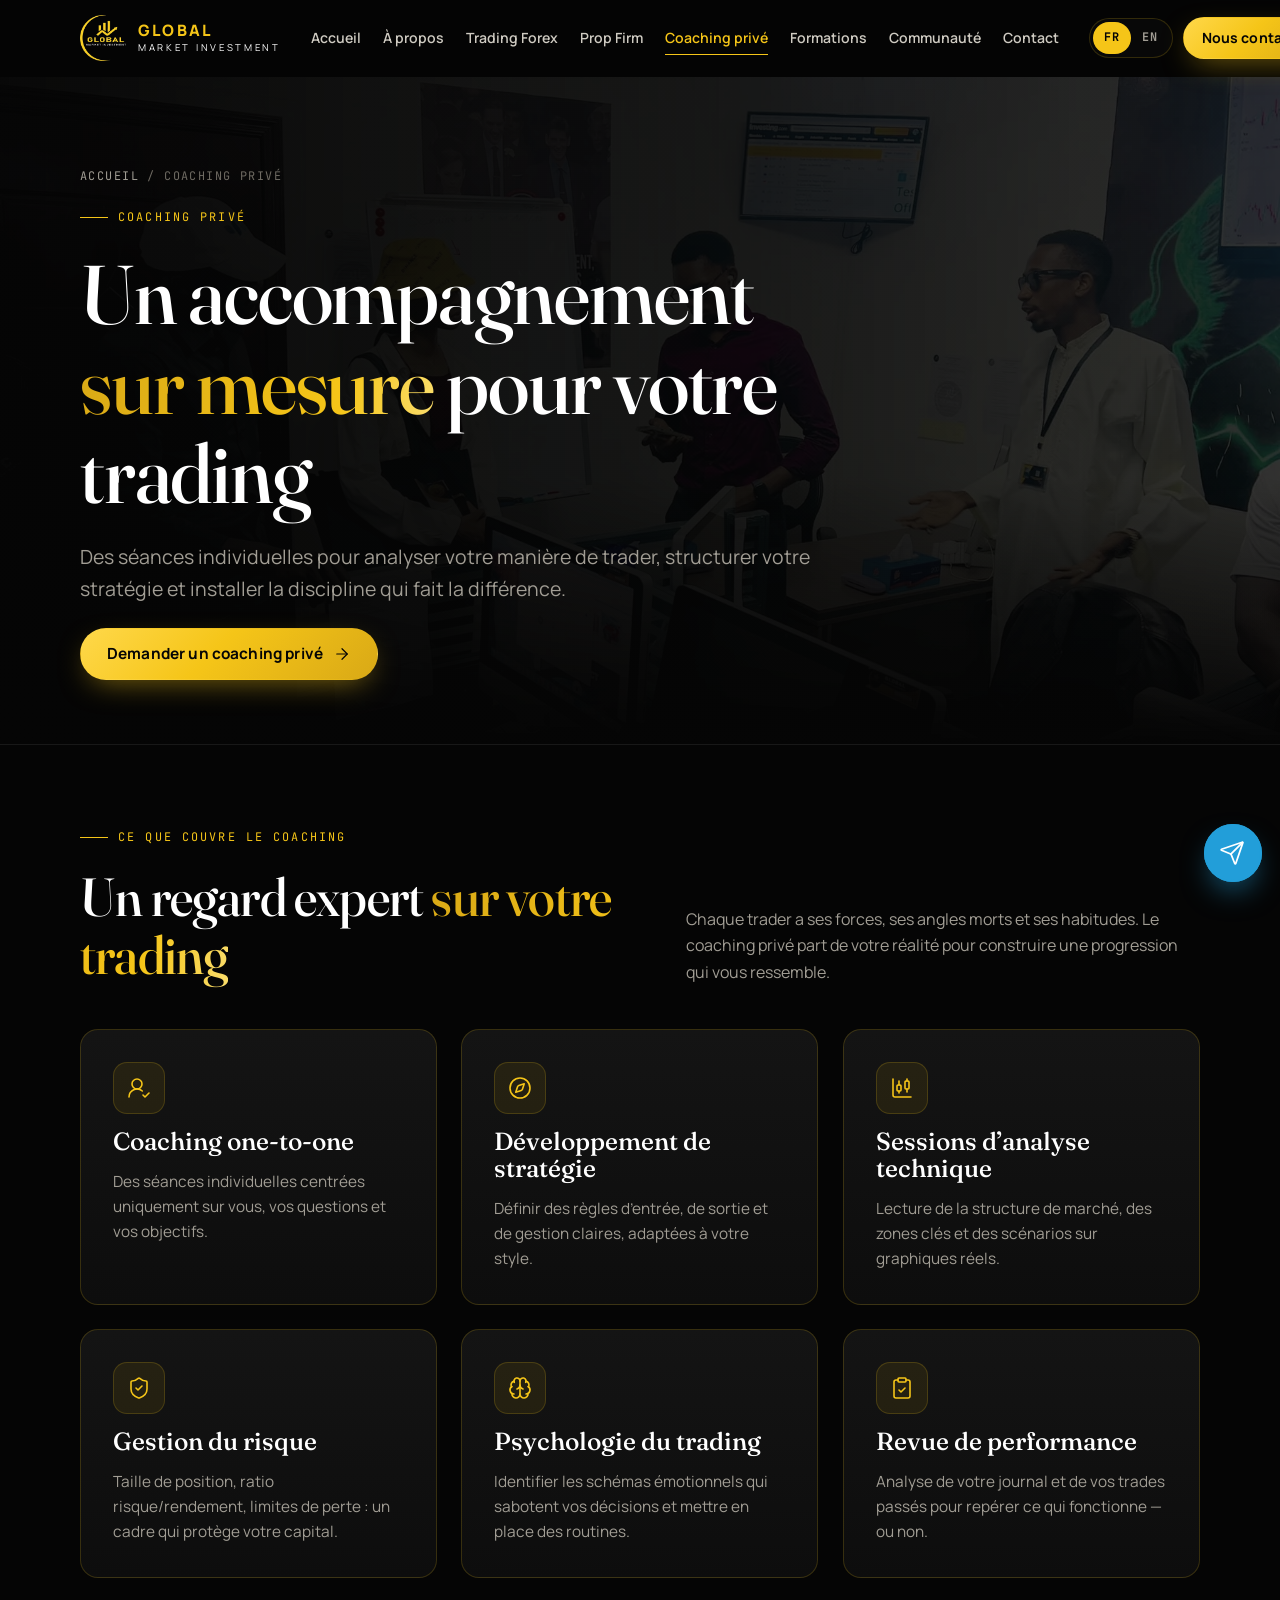
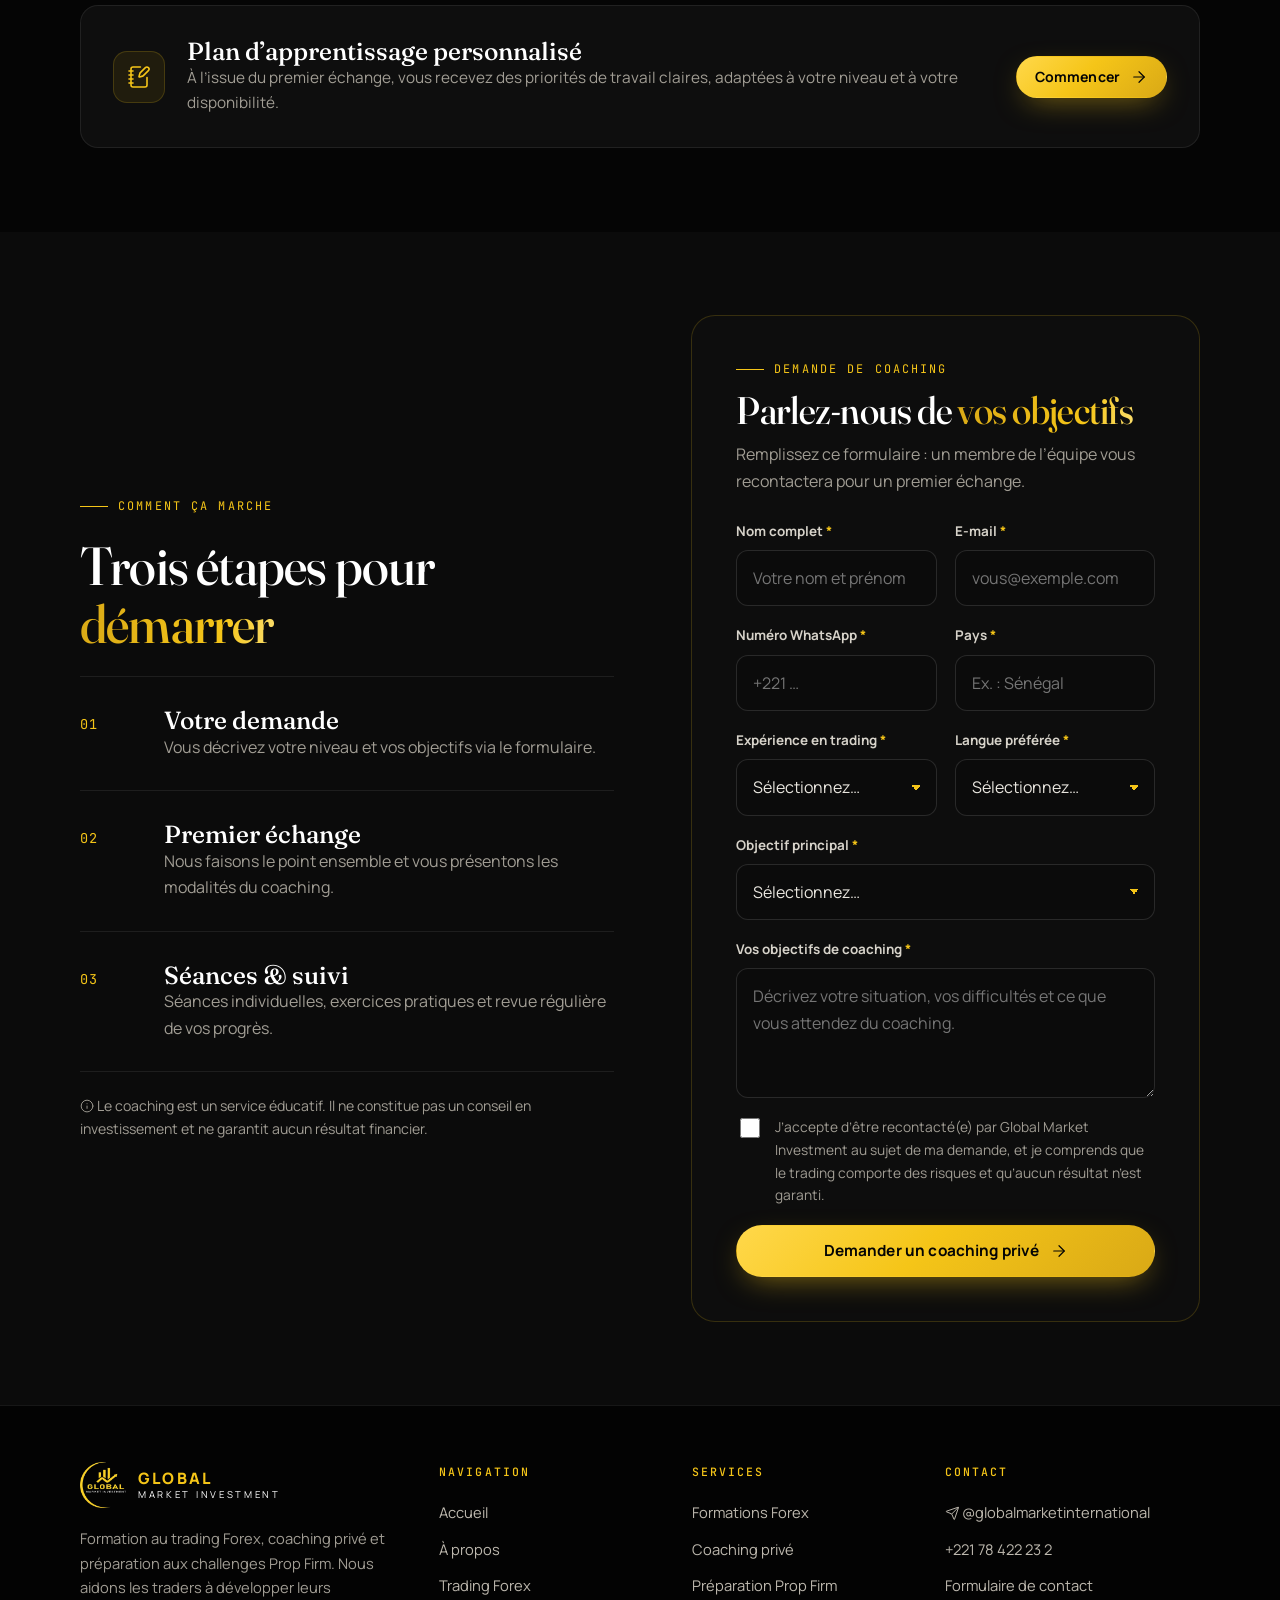
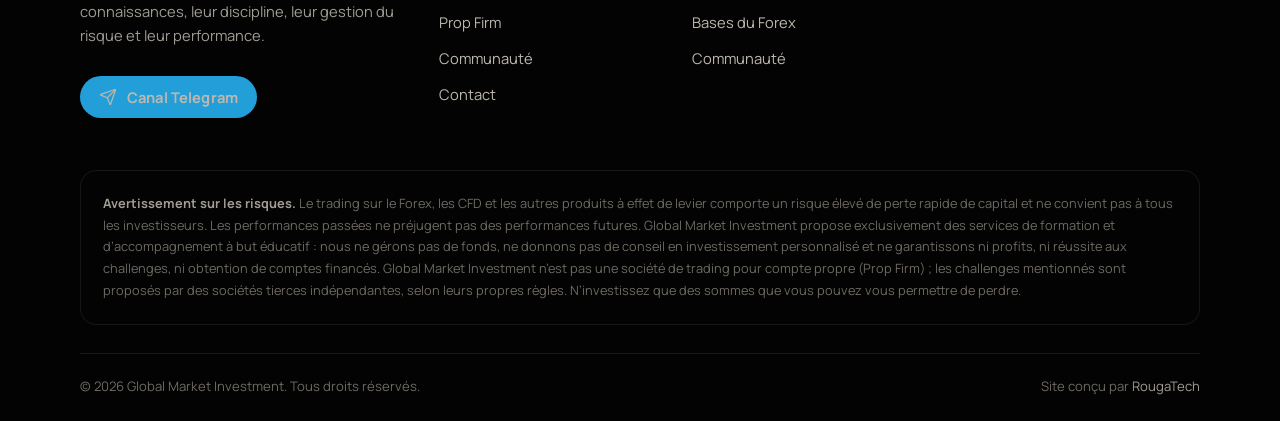
<file: coaching-prive.html>
<!doctype html>
<html lang="fr" class="no-js" data-title-fr="Coaching privé en trading — Global Market Investment" data-title-en="Private Trading Coaching — Global Market Investment" data-desc-fr="Coaching privé one-to-one en trading Forex : stratégie, analyse technique, gestion du risque, psychologie et revue de performance." data-desc-en="One-to-one private Forex trading coaching: strategy, technical analysis, risk management, psychology and performance review.">
<head>
<meta charset="utf-8">
<meta name="viewport" content="width=device-width, initial-scale=1, viewport-fit=cover">
<title>Coaching privé en trading — Global Market Investment</title>
<meta name="description" content="Coaching privé one-to-one en trading Forex : stratégie, analyse technique, gestion du risque, psychologie et revue de performance.">
<meta name="theme-color" content="#050505">
<meta property="og:type" content="website">
<meta property="og:site_name" content="Global Market Investment">
<meta property="og:title" content="Coaching privé en trading — Global Market Investment">
<meta property="og:description" content="Coaching privé one-to-one en trading Forex : stratégie, analyse technique, gestion du risque, psychologie et revue de performance.">
<meta property="og:image" content="assets/img/og-image.jpg">
<meta name="twitter:card" content="summary_large_image">
<link rel="icon" type="image/png" href="assets/img/favicon.png">
<link rel="apple-touch-icon" href="assets/img/apple-touch-icon.png">
<link rel="preload" href="assets/fonts/fraunces.woff2" as="font" type="font/woff2" crossorigin>
<link rel="preload" href="assets/fonts/manrope-400.woff2" as="font" type="font/woff2" crossorigin>
<link rel="stylesheet" href="assets/css/style.css?v=20261105">
<script>(function(){try{var q=new URLSearchParams(location.search).get("lang");var l=q||localStorage.getItem("gmi-lang");if(l==="en"||l==="fr")document.documentElement.lang=l;}catch(e){}})();</script>
</head>
<body>
<svg xmlns="http://www.w3.org/2000/svg" style="display:none"><symbol id="i-graduation-cap" viewBox="0 0 24 24" fill="none" stroke="currentColor" stroke-width="1.6" stroke-linecap="round" stroke-linejoin="round"><path d="M21.42 10.922a1 1 0 0 0-.019-1.838L12.83 5.18a2 2 0 0 0-1.66 0L2.6 9.08a1 1 0 0 0 0 1.832l8.57 3.908a2 2 0 0 0 1.66 0z" />
  <path d="M22 10v6" />
  <path d="M6 12.5V16a6 3 0 0 0 12 0v-3.5" /></symbol><symbol id="i-user-round-check" viewBox="0 0 24 24" fill="none" stroke="currentColor" stroke-width="1.6" stroke-linecap="round" stroke-linejoin="round"><path d="M2 21a8 8 0 0 1 13.292-6" />
  <circle cx="10" cy="8" r="5" />
  <path d="m16 19 2 2 4-4" /></symbol><symbol id="i-target" viewBox="0 0 24 24" fill="none" stroke="currentColor" stroke-width="1.6" stroke-linecap="round" stroke-linejoin="round"><circle cx="12" cy="12" r="10" />
  <circle cx="12" cy="12" r="6" />
  <circle cx="12" cy="12" r="2" /></symbol><symbol id="i-users" viewBox="0 0 24 24" fill="none" stroke="currentColor" stroke-width="1.6" stroke-linecap="round" stroke-linejoin="round"><path d="M16 21v-2a4 4 0 0 0-4-4H6a4 4 0 0 0-4 4v2" />
  <path d="M16 3.128a4 4 0 0 1 0 7.744" />
  <path d="M22 21v-2a4 4 0 0 0-3-3.87" />
  <circle cx="9" cy="7" r="4" /></symbol><symbol id="i-send" viewBox="0 0 24 24" fill="none" stroke="currentColor" stroke-width="1.6" stroke-linecap="round" stroke-linejoin="round"><path d="M14.536 21.686a.5.5 0 0 0 .937-.024l6.5-19a.496.496 0 0 0-.635-.635l-19 6.5a.5.5 0 0 0-.024.937l7.93 3.18a2 2 0 0 1 1.112 1.11z" />
  <path d="m21.854 2.147-10.94 10.939" /></symbol><symbol id="i-phone" viewBox="0 0 24 24" fill="none" stroke="currentColor" stroke-width="1.6" stroke-linecap="round" stroke-linejoin="round"><path d="M13.832 16.568a1 1 0 0 0 1.213-.303l.355-.465A2 2 0 0 1 17 15h3a2 2 0 0 1 2 2v3a2 2 0 0 1-2 2A18 18 0 0 1 2 4a2 2 0 0 1 2-2h3a2 2 0 0 1 2 2v3a2 2 0 0 1-.8 1.6l-.468.351a1 1 0 0 0-.292 1.233 14 14 0 0 0 6.392 6.384" /></symbol><symbol id="i-mail" viewBox="0 0 24 24" fill="none" stroke="currentColor" stroke-width="1.6" stroke-linecap="round" stroke-linejoin="round"><path d="m22 7-8.991 5.727a2 2 0 0 1-2.009 0L2 7" />
  <rect x="2" y="4" width="20" height="16" rx="2" /></symbol><symbol id="i-shield-check" viewBox="0 0 24 24" fill="none" stroke="currentColor" stroke-width="1.6" stroke-linecap="round" stroke-linejoin="round"><path d="M20 13c0 5-3.5 7.5-7.66 8.95a1 1 0 0 1-.67-.01C7.5 20.5 4 18 4 13V6a1 1 0 0 1 1-1c2 0 4.5-1.2 6.24-2.72a1.17 1.17 0 0 1 1.52 0C14.51 3.81 17 5 19 5a1 1 0 0 1 1 1z" />
  <path d="m9 12 2 2 4-4" /></symbol><symbol id="i-brain" viewBox="0 0 24 24" fill="none" stroke="currentColor" stroke-width="1.6" stroke-linecap="round" stroke-linejoin="round"><path d="M12 18V5" />
  <path d="M15 13a4.17 4.17 0 01-3-4 4.17 4.17 0 01-3 4" />
  <path d="M17.707 6.294A3 3 0 1012 5a3 3 0 10-5.707 1.294" />
  <path d="M17.996 5.125a4 4 0 012.526 5.77" />
  <path d="M18 18a4 4 0 002-7.465" />
  <path d="M19.967 17.482a4 4 0 11-7.967.517 4 4 0 11-7.967-.517" />
  <path d="M6 18a4 4 0 01-2-7.465" />
  <path d="M6.004 5.125a4 4 0 00-2.526 5.77" /></symbol><symbol id="i-chart-candlestick" viewBox="0 0 24 24" fill="none" stroke="currentColor" stroke-width="1.6" stroke-linecap="round" stroke-linejoin="round"><path d="M9 5v4" />
  <rect width="4" height="6" x="7" y="9" rx="1" />
  <path d="M9 15v2" />
  <path d="M17 3v2" />
  <rect width="4" height="8" x="15" y="5" rx="1" />
  <path d="M17 13v3" />
  <path d="M3 3v16a2 2 0 0 0 2 2h16" /></symbol><symbol id="i-chart-line" viewBox="0 0 24 24" fill="none" stroke="currentColor" stroke-width="1.6" stroke-linecap="round" stroke-linejoin="round"><path d="M3 3v16a2 2 0 0 0 2 2h16" />
  <path d="m19 9-5 5-4-4-3 3" /></symbol><symbol id="i-chart-no-axes-combined" viewBox="0 0 24 24" fill="none" stroke="currentColor" stroke-width="1.6" stroke-linecap="round" stroke-linejoin="round"><path d="M12 16v5" />
  <path d="M16 14.639V21" />
  <path d="M20 10.656V21" />
  <path d="m22 3-8.646 8.646a.5.5 0 0 1-.708 0L9.354 8.354a.5.5 0 0 0-.707 0L2 15" />
  <path d="M4 18.463V21" />
  <path d="M8 14.656V21" /></symbol><symbol id="i-globe" viewBox="0 0 24 24" fill="none" stroke="currentColor" stroke-width="1.6" stroke-linecap="round" stroke-linejoin="round"><circle cx="12" cy="12" r="10" />
  <path d="M12 2a14.5 14.5 0 0 0 0 20 14.5 14.5 0 0 0 0-20" />
  <path d="M2 12h20" /></symbol><symbol id="i-clock" viewBox="0 0 24 24" fill="none" stroke="currentColor" stroke-width="1.6" stroke-linecap="round" stroke-linejoin="round"><circle cx="12" cy="12" r="10" />
  <path d="M12 6v6l4 2" /></symbol><symbol id="i-scale" viewBox="0 0 24 24" fill="none" stroke="currentColor" stroke-width="1.6" stroke-linecap="round" stroke-linejoin="round"><path d="M12 3v18" />
  <path d="m19 8 3 8a5 5 0 0 1-6 0zV7" />
  <path d="M3 7h1a17 17 0 0 0 8-2 17 17 0 0 0 8 2h1" />
  <path d="m5 8 3 8a5 5 0 0 1-6 0zV7" />
  <path d="M7 21h10" /></symbol><symbol id="i-book-open" viewBox="0 0 24 24" fill="none" stroke="currentColor" stroke-width="1.6" stroke-linecap="round" stroke-linejoin="round"><path d="M12 5v16" />
  <path d="M20.001 19A2 2 0 0022 17V5a2 2 0 00-1.999-2L16 3.002A5 5 0 0012 5a5 5 0 00-4-2H4a2 2 0 00-2 2v12a2 2 0 001.999 2H8a5 5 0 014 2 5 5 0 014-2z" /></symbol><symbol id="i-arrow-right" viewBox="0 0 24 24" fill="none" stroke="currentColor" stroke-width="1.6" stroke-linecap="round" stroke-linejoin="round"><path d="M5 12h14" />
  <path d="m12 5 7 7-7 7" /></symbol><symbol id="i-arrow-up-right" viewBox="0 0 24 24" fill="none" stroke="currentColor" stroke-width="1.6" stroke-linecap="round" stroke-linejoin="round"><path d="M7 7h10v10" />
  <path d="M7 17 17 7" /></symbol><symbol id="i-check" viewBox="0 0 24 24" fill="none" stroke="currentColor" stroke-width="1.6" stroke-linecap="round" stroke-linejoin="round"><path d="M20 6 9 17l-5-5" /></symbol><symbol id="i-x" viewBox="0 0 24 24" fill="none" stroke="currentColor" stroke-width="1.6" stroke-linecap="round" stroke-linejoin="round"><path d="M18 6 6 18" />
  <path d="m6 6 12 12" /></symbol><symbol id="i-menu" viewBox="0 0 24 24" fill="none" stroke="currentColor" stroke-width="1.6" stroke-linecap="round" stroke-linejoin="round"><path d="M4 5h16" />
  <path d="M4 12h16" />
  <path d="M4 19h16" /></symbol><symbol id="i-triangle-alert" viewBox="0 0 24 24" fill="none" stroke="currentColor" stroke-width="1.6" stroke-linecap="round" stroke-linejoin="round"><path d="m21.73 18-8-14a2 2 0 0 0-3.48 0l-8 14A2 2 0 0 0 4 21h16a2 2 0 0 0 1.73-3" />
  <path d="M12 9v4" />
  <path d="M12 17h.01" /></symbol><symbol id="i-trending-up" viewBox="0 0 24 24" fill="none" stroke="currentColor" stroke-width="1.6" stroke-linecap="round" stroke-linejoin="round"><path d="M16 7h6v6" />
  <path d="m22 7-8.5 8.5-5-5L2 17" /></symbol><symbol id="i-crosshair" viewBox="0 0 24 24" fill="none" stroke="currentColor" stroke-width="1.6" stroke-linecap="round" stroke-linejoin="round"><circle cx="12" cy="12" r="10" />
  <line x1="22" x2="18" y1="12" y2="12" />
  <line x1="6" x2="2" y1="12" y2="12" />
  <line x1="12" x2="12" y1="6" y2="2" />
  <line x1="12" x2="12" y1="22" y2="18" /></symbol><symbol id="i-calendar" viewBox="0 0 24 24" fill="none" stroke="currentColor" stroke-width="1.6" stroke-linecap="round" stroke-linejoin="round"><path d="M8 2v3" />
  <path d="M16 2v3" />
  <rect x="3" y="3" width="18" height="18" rx="2" />
  <path d="M3 9h18" /></symbol><symbol id="i-message-circle" viewBox="0 0 24 24" fill="none" stroke="currentColor" stroke-width="1.6" stroke-linecap="round" stroke-linejoin="round"><path d="M2.992 16.342a2 2 0 0 1 .094 1.167l-1.065 3.29a1 1 0 0 0 1.236 1.168l3.413-.998a2 2 0 0 1 1.099.092 10 10 0 1 0-4.777-4.719" /></symbol><symbol id="i-compass" viewBox="0 0 24 24" fill="none" stroke="currentColor" stroke-width="1.6" stroke-linecap="round" stroke-linejoin="round"><circle cx="12" cy="12" r="10" />
  <path d="m16.24 7.76-1.804 5.411a2 2 0 0 1-1.265 1.265L7.76 16.24l1.804-5.411a2 2 0 0 1 1.265-1.265z" /></symbol><symbol id="i-layers" viewBox="0 0 24 24" fill="none" stroke="currentColor" stroke-width="1.6" stroke-linecap="round" stroke-linejoin="round"><path d="M12.83 2.18a2 2 0 0 0-1.66 0L2.6 6.08a1 1 0 0 0 0 1.83l8.58 3.91a2 2 0 0 0 1.66 0l8.58-3.9a1 1 0 0 0 0-1.83z" />
  <path d="M2 12a1 1 0 0 0 .58.91l8.6 3.91a2 2 0 0 0 1.65 0l8.58-3.9A1 1 0 0 0 22 12" />
  <path d="M2 17a1 1 0 0 0 .58.91l8.6 3.91a2 2 0 0 0 1.65 0l8.58-3.9A1 1 0 0 0 22 17" /></symbol><symbol id="i-lightbulb" viewBox="0 0 24 24" fill="none" stroke="currentColor" stroke-width="1.6" stroke-linecap="round" stroke-linejoin="round"><path d="M15 14c.2-1 .7-1.7 1.5-2.5 1-.9 1.5-2.2 1.5-3.5A6 6 0 0 0 6 8c0 1 .2 2.2 1.5 3.5.7.7 1.3 1.5 1.5 2.5" />
  <path d="M9 18h6" />
  <path d="M10 22h4" /></symbol><symbol id="i-eye" viewBox="0 0 24 24" fill="none" stroke="currentColor" stroke-width="1.6" stroke-linecap="round" stroke-linejoin="round"><path d="M2.062 12.348a1 1 0 0 1 0-.696 10.75 10.75 0 0 1 19.876 0 1 1 0 0 1 0 .696 10.75 10.75 0 0 1-19.876 0" />
  <circle cx="12" cy="12" r="3" /></symbol><symbol id="i-handshake" viewBox="0 0 24 24" fill="none" stroke="currentColor" stroke-width="1.6" stroke-linecap="round" stroke-linejoin="round"><path d="m11 17 2 2a1 1 0 1 0 3-3" />
  <path d="m14 14 2.5 2.5a1 1 0 1 0 3-3l-3.88-3.88a3 3 0 0 0-4.24 0l-.88.88a1 1 0 1 1-3-3l2.81-2.81a5.79 5.79 0 0 1 7.06-.87l.47.28a2 2 0 0 0 1.42.25L21 4" />
  <path d="m21 3 1 11h-2" />
  <path d="M3 3 2 14l6.5 6.5a1 1 0 1 0 3-3" />
  <path d="M3 4h8" /></symbol><symbol id="i-gauge" viewBox="0 0 24 24" fill="none" stroke="currentColor" stroke-width="1.6" stroke-linecap="round" stroke-linejoin="round"><path d="m12 14 4-4" />
  <path d="M3.34 19a10 10 0 1 1 17.32 0" /></symbol><symbol id="i-clipboard-check" viewBox="0 0 24 24" fill="none" stroke="currentColor" stroke-width="1.6" stroke-linecap="round" stroke-linejoin="round"><rect width="8" height="4" x="8" y="2" rx="1" ry="1" />
  <path d="M16 4h2a2 2 0 0 1 2 2v14a2 2 0 0 1-2 2H6a2 2 0 0 1-2-2V6a2 2 0 0 1 2-2h2" />
  <path d="m9 14 2 2 4-4" /></symbol><symbol id="i-notebook-pen" viewBox="0 0 24 24" fill="none" stroke="currentColor" stroke-width="1.6" stroke-linecap="round" stroke-linejoin="round"><path d="M13.4 2H6a2 2 0 0 0-2 2v16a2 2 0 0 0 2 2h12a2 2 0 0 0 2-2v-7.4" />
  <path d="M2 6h4" />
  <path d="M2 10h4" />
  <path d="M2 14h4" />
  <path d="M2 18h4" />
  <path d="M21.378 5.626a1 1 0 1 0-3.004-3.004l-5.01 5.012a2 2 0 0 0-.506.854l-.837 2.87a.5.5 0 0 0 .62.62l2.87-.837a2 2 0 0 0 .854-.506z" /></symbol><symbol id="i-lock" viewBox="0 0 24 24" fill="none" stroke="currentColor" stroke-width="1.6" stroke-linecap="round" stroke-linejoin="round"><rect width="18" height="11" x="3" y="11" rx="2" ry="2" />
  <path d="M7 11V7a5 5 0 0 1 10 0v4" /></symbol><symbol id="i-map-pin" viewBox="0 0 24 24" fill="none" stroke="currentColor" stroke-width="1.6" stroke-linecap="round" stroke-linejoin="round"><path d="M20 10c0 4.993-5.539 10.193-7.399 11.799a1 1 0 0 1-1.202 0C9.539 20.193 4 14.993 4 10a8 8 0 0 1 16 0" />
  <circle cx="12" cy="10" r="3" /></symbol><symbol id="i-copy" viewBox="0 0 24 24" fill="none" stroke="currentColor" stroke-width="1.6" stroke-linecap="round" stroke-linejoin="round"><rect width="14" height="14" x="8" y="8" rx="2" ry="2" />
  <path d="M4 16c-1.1 0-2-.9-2-2V4c0-1.1.9-2 2-2h10c1.1 0 2 .9 2 2" /></symbol><symbol id="i-chevron-down" viewBox="0 0 24 24" fill="none" stroke="currentColor" stroke-width="1.6" stroke-linecap="round" stroke-linejoin="round"><path d="m6 9 6 6 6-6" /></symbol><symbol id="i-languages" viewBox="0 0 24 24" fill="none" stroke="currentColor" stroke-width="1.6" stroke-linecap="round" stroke-linejoin="round"><path d="m5 8 6 6" />
  <path d="m4 14 6-6 2-3" />
  <path d="M2 5h12" />
  <path d="M7 2h1" />
  <path d="m22 22-5-10-5 10" />
  <path d="M14 18h6" /></symbol><symbol id="i-sparkles" viewBox="0 0 24 24" fill="none" stroke="currentColor" stroke-width="1.6" stroke-linecap="round" stroke-linejoin="round"><path d="M11.017 2.814a1 1 0 0 1 1.966 0l1.051 5.558a2 2 0 0 0 1.594 1.594l5.558 1.051a1 1 0 0 1 0 1.966l-5.558 1.051a2 2 0 0 0-1.594 1.594l-1.051 5.558a1 1 0 0 1-1.966 0l-1.051-5.558a2 2 0 0 0-1.594-1.594l-5.558-1.051a1 1 0 0 1 0-1.966l5.558-1.051a2 2 0 0 0 1.594-1.594z" />
  <path d="M20 2v4" />
  <path d="M22 4h-4" />
  <circle cx="4" cy="20" r="2" /></symbol><symbol id="i-newspaper" viewBox="0 0 24 24" fill="none" stroke="currentColor" stroke-width="1.6" stroke-linecap="round" stroke-linejoin="round"><path d="M15 18h-5" />
  <path d="M18 14h-8" />
  <path d="M4 22h16a2 2 0 0 0 2-2V4a2 2 0 0 0-2-2H8a2 2 0 0 0-2 2v16a2 2 0 0 1-4 0v-9a2 2 0 0 1 2-2h2" />
  <rect width="8" height="4" x="10" y="6" rx="1" /></symbol><symbol id="i-landmark" viewBox="0 0 24 24" fill="none" stroke="currentColor" stroke-width="1.6" stroke-linecap="round" stroke-linejoin="round"><path d="M10 18v-7" />
  <path d="M11.119 2.205a2 2 0 0 1 1.762 0l7.84 3.846A.5.5 0 0 1 20.5 7h-17a.5.5 0 0 1-.22-.949z" />
  <path d="M14 18v-7" />
  <path d="M18 18v-7" />
  <path d="M3 22h18" />
  <path d="M6 18v-7" /></symbol><symbol id="i-calculator" viewBox="0 0 24 24" fill="none" stroke="currentColor" stroke-width="1.6" stroke-linecap="round" stroke-linejoin="round"><rect width="16" height="20" x="4" y="2" rx="2" />
  <line x1="8" x2="16" y1="6" y2="6" />
  <line x1="16" x2="16" y1="14" y2="18" />
  <path d="M16 10h.01" />
  <path d="M12 10h.01" />
  <path d="M8 10h.01" />
  <path d="M12 14h.01" />
  <path d="M8 14h.01" />
  <path d="M12 18h.01" />
  <path d="M8 18h.01" /></symbol><symbol id="i-zap" viewBox="0 0 24 24" fill="none" stroke="currentColor" stroke-width="1.6" stroke-linecap="round" stroke-linejoin="round"><path d="M15.914 4a1.5 1.5 0 00-2.474-1.561l-9 9A1.5 1.5 0 005.5 14h4.002a.5.5 0 01.471.666L8.086 20a1.5 1.5 0 002.475 1.56l9-9A1.5 1.5 0 0018.5 10h-3.997a.5.5 0 01-.472-.667z" /></symbol><symbol id="i-coins" viewBox="0 0 24 24" fill="none" stroke="currentColor" stroke-width="1.6" stroke-linecap="round" stroke-linejoin="round"><path d="M13.744 17.736a6 6 0 1 1-7.48-7.48" />
  <path d="M15 6h1v4" />
  <path d="m6.134 14.768.866-.5 2 3.464" />
  <circle cx="16" cy="8" r="6" /></symbol><symbol id="i-list-checks" viewBox="0 0 24 24" fill="none" stroke="currentColor" stroke-width="1.6" stroke-linecap="round" stroke-linejoin="round"><path d="M13 5h8" />
  <path d="M13 12h8" />
  <path d="M13 19h8" />
  <path d="m3 17 2 2 4-4" />
  <path d="m3 7 2 2 4-4" /></symbol><symbol id="i-file-text" viewBox="0 0 24 24" fill="none" stroke="currentColor" stroke-width="1.6" stroke-linecap="round" stroke-linejoin="round"><path d="M6 22a2 2 0 0 1-2-2V4a2 2 0 0 1 2-2h8a2.4 2.4 0 0 1 1.704.706l3.588 3.588A2.4 2.4 0 0 1 20 8v12a2 2 0 0 1-2 2z" />
  <path d="M14 2v5a1 1 0 0 0 1 1h5" />
  <path d="M10 9H8" />
  <path d="M16 13H8" />
  <path d="M16 17H8" /></symbol><symbol id="i-quote" viewBox="0 0 24 24" fill="none" stroke="currentColor" stroke-width="1.6" stroke-linecap="round" stroke-linejoin="round"><path d="M16 3a2 2 0 0 0-2 2v6a2 2 0 0 0 2 2 1 1 0 0 1 1 1v1a2 2 0 0 1-2 2 1 1 0 0 0-1 1v2a1 1 0 0 0 1 1 6 6 0 0 0 6-6V5a2 2 0 0 0-2-2z" />
  <path d="M5 3a2 2 0 0 0-2 2v6a2 2 0 0 0 2 2 1 1 0 0 1 1 1v1a2 2 0 0 1-2 2 1 1 0 0 0-1 1v2a1 1 0 0 0 1 1 6 6 0 0 0 6-6V5a2 2 0 0 0-2-2z" /></symbol><symbol id="i-user-round" viewBox="0 0 24 24" fill="none" stroke="currentColor" stroke-width="1.6" stroke-linecap="round" stroke-linejoin="round"><circle cx="12" cy="8" r="5" />
  <path d="M20 21a8 8 0 0 0-16 0" /></symbol><symbol id="i-building-2" viewBox="0 0 24 24" fill="none" stroke="currentColor" stroke-width="1.6" stroke-linecap="round" stroke-linejoin="round"><path d="M10 12h4" />
  <path d="M10 8h4" />
  <path d="M14 21v-3a2 2 0 0 0-4 0v3" />
  <path d="M6 10H4a2 2 0 0 0-2 2v7a2 2 0 0 0 2 2h16a2 2 0 0 0 2-2V9a2 2 0 0 0-2-2h-2" />
  <path d="M6 21V5a2 2 0 0 1 2-2h8a2 2 0 0 1 2 2v16" /></symbol><symbol id="i-timer" viewBox="0 0 24 24" fill="none" stroke="currentColor" stroke-width="1.6" stroke-linecap="round" stroke-linejoin="round"><line x1="10" x2="14" y1="2" y2="2" />
  <line x1="12" x2="15" y1="14" y2="11" />
  <circle cx="12" cy="14" r="8" /></symbol><symbol id="i-route" viewBox="0 0 24 24" fill="none" stroke="currentColor" stroke-width="1.6" stroke-linecap="round" stroke-linejoin="round"><circle cx="6" cy="19" r="3" />
  <path d="M9 19h8.5a3.5 3.5 0 0 0 0-7h-11a3.5 3.5 0 0 1 0-7H15" />
  <circle cx="18" cy="5" r="3" /></symbol><symbol id="i-shield" viewBox="0 0 24 24" fill="none" stroke="currentColor" stroke-width="1.6" stroke-linecap="round" stroke-linejoin="round"><path d="M20 13c0 5-3.5 7.5-7.66 8.95a1 1 0 0 1-.67-.01C7.5 20.5 4 18 4 13V6a1 1 0 0 1 1-1c2 0 4.5-1.2 6.24-2.72a1.17 1.17 0 0 1 1.52 0C14.51 3.81 17 5 19 5a1 1 0 0 1 1 1z" /></symbol><symbol id="i-badge-check" viewBox="0 0 24 24" fill="none" stroke="currentColor" stroke-width="1.6" stroke-linecap="round" stroke-linejoin="round"><path d="M3.85 8.62a4 4 0 0 1 4.78-4.77 4 4 0 0 1 6.74 0 4 4 0 0 1 4.78 4.78 4 4 0 0 1 0 6.74 4 4 0 0 1-4.77 4.78 4 4 0 0 1-6.75 0 4 4 0 0 1-4.78-4.77 4 4 0 0 1 0-6.76Z" />
  <path d="m16 9-5.5 5.5L8 12" /></symbol><symbol id="i-info" viewBox="0 0 24 24" fill="none" stroke="currentColor" stroke-width="1.6" stroke-linecap="round" stroke-linejoin="round"><circle cx="12" cy="12" r="10" />
  <path d="M12 16v-4" />
  <path d="M12 8h.01" /></symbol></svg>
<a class="skip" href="#main"><span class="fr">Aller au contenu</span><span class="en">Skip to content</span></a>
<div class="progress" aria-hidden="true"><i></i></div>
<header class="site-header">
  <div class="wrap nav">
    <a class="brand" href="index.html" aria-label="Global Market Investment">
      <img src="assets/img/logo-sm.webp" width="158" height="160" alt="Logo Global Market Investment">
      <span class="brand-txt"><b>GLOBAL</b><span>MARKET INVESTMENT</span></span>
    </a>
    <nav aria-label="Navigation principale"><ul class="menu"><li><a href="index.html"><span class="fr">Accueil</span><span class="en">Home</span></a></li><li><a href="a-propos.html"><span class="fr">À propos</span><span class="en">About</span></a></li><li><a href="trading-forex.html"><span class="fr">Trading Forex</span><span class="en">Forex Trading</span></a></li><li><a href="prop-firm.html"><span class="fr">Prop Firm</span><span class="en">Prop Firm</span></a></li><li><a href="coaching-prive.html" aria-current="page"><span class="fr">Coaching privé</span><span class="en">Private Coaching</span></a></li><li><a href="formations.html"><span class="fr">Formations</span><span class="en">Programs</span></a></li><li><a href="communaute.html"><span class="fr">Communauté</span><span class="en">Community</span></a></li><li><a href="contact.html"><span class="fr">Contact</span><span class="en">Contact</span></a></li></ul></nav>
    <div class="nav-tools">
      <div class="lang" role="group" aria-label="Langue / Language">
        <button type="button" data-lang="fr" aria-pressed="true">FR</button><button type="button" data-lang="en" aria-pressed="false">EN</button>
      </div>
      <a class="btn btn-gold btn-sm" href="contact.html"><span class="fr">Nous contacter</span><span class="en">Contact us</span></a>
      <button class="burger" type="button" aria-controls="mobile-panel" aria-expanded="false" aria-label="Menu" data-al-fr="Ouvrir le menu" data-al-en="Open menu"><svg class="ico" aria-hidden="true"><use href="#i-menu"/></svg></button>
    </div>
  </div>
</header>
  <div class="mobile-panel" id="mobile-panel">
    <ul><li><a href="index.html"><span class="fr">Accueil</span><span class="en">Home</span><svg class="ico" aria-hidden="true"><use href="#i-arrow-up-right"/></svg></a></li><li><a href="a-propos.html"><span class="fr">À propos</span><span class="en">About</span><svg class="ico" aria-hidden="true"><use href="#i-arrow-up-right"/></svg></a></li><li><a href="trading-forex.html"><span class="fr">Trading Forex</span><span class="en">Forex Trading</span><svg class="ico" aria-hidden="true"><use href="#i-arrow-up-right"/></svg></a></li><li><a href="prop-firm.html"><span class="fr">Prop Firm</span><span class="en">Prop Firm</span><svg class="ico" aria-hidden="true"><use href="#i-arrow-up-right"/></svg></a></li><li><a href="coaching-prive.html" aria-current="page"><span class="fr">Coaching privé</span><span class="en">Private Coaching</span><svg class="ico" aria-hidden="true"><use href="#i-arrow-up-right"/></svg></a></li><li><a href="formations.html"><span class="fr">Formations</span><span class="en">Programs</span><svg class="ico" aria-hidden="true"><use href="#i-arrow-up-right"/></svg></a></li><li><a href="communaute.html"><span class="fr">Communauté</span><span class="en">Community</span><svg class="ico" aria-hidden="true"><use href="#i-arrow-up-right"/></svg></a></li><li><a href="contact.html"><span class="fr">Contact</span><span class="en">Contact</span><svg class="ico" aria-hidden="true"><use href="#i-arrow-up-right"/></svg></a></li></ul>
    <div class="flex-btns"><a class="btn btn-gold btn-block" href="contact.html"><span class="fr">Nous contacter</span><span class="en">Contact us</span></a>
    <a class="btn btn-tg btn-block" data-tg-channel href="https://t.me/+8cWmCWZB1ItlN2U0" target="_blank" rel="noopener"><svg class="ico" aria-hidden="true"><use href="#i-send"/></svg><span class="fr">Rejoindre Telegram</span><span class="en">Join Telegram</span></a></div>
  </div>

<main id="main">
<section class="page-hero">
  <div class="bg"><img src="assets/img/accompagnement-salle.webp" srcset="assets/img/accompagnement-salle-sm.webp 900w, assets/img/accompagnement-salle.webp 1800w" sizes="100vw" width="1800" height="1350" alt="Formateur accompagnant des traders en salle de marché" data-alt-fr="Formateur accompagnant des traders en salle de marché" data-alt-en="Trainer supporting traders in the trading room" fetchpriority="high"></div>
  <div class="wrap"><div class="inner">
    <div class="crumbs"><a href="index.html"><span class="fr">Accueil</span><span class="en">Home</span></a> / <span class="fr">Coaching privé</span><span class="en">Private Coaching</span></div>
    <span class="kicker"><span class="fr">Coaching privé</span><span class="en">Private coaching</span></span>
    <h1><span class="fr">Un accompagnement <em class='g'>sur mesure</em> pour votre trading</span><span class="en"><em class='g'>Tailor-made</em> support for your trading</span></h1>
    <p class="fr lead">Des séances individuelles pour analyser votre manière de trader, structurer votre stratégie et installer la discipline qui fait la différence.</p><p class="en lead">One-to-one sessions to analyse how you trade, structure your strategy and build the discipline that makes the difference.</p>
    <div class="flex-btns"><a class="btn btn-gold" href="#demande"><span class="fr">Demander un coaching privé</span><span class="en">Request Private Coaching</span><svg class="ico" aria-hidden="true"><use href="#i-arrow-right"/></svg></a></div>
  </div></div>
</section>
<section class="sec">
  <div class="wrap">
    <div class="sec-head split">
      <div class="stack"><span class="kicker"><span class="fr">Ce que couvre le coaching</span><span class="en">What coaching covers</span></span><h2><span class="fr">Un regard expert <em class='g'>sur votre trading</em></span><span class="en">An expert eye <em class='g'>on your trading</em></span></h2></div>
      <p class="fr muted">Chaque trader a ses forces, ses angles morts et ses habitudes. Le coaching privé part de votre réalité pour construire une progression qui vous ressemble.</p><p class="en muted">Every trader has strengths, blind spots and habits. Private coaching starts from your reality to build progress that fits you.</p>
    </div>
    <div class="grid g3">
      <article class="card rv  "><div class="ibox"><svg class="ico" aria-hidden="true"><use href="#i-user-round-check"/></svg></div><h3><span class="fr">Coaching one-to-one</span><span class="en">One-to-one coaching</span></h3><p class="fr">Des séances individuelles centrées uniquement sur vous, vos questions et vos objectifs.</p><p class="en">Individual sessions focused only on you, your questions and your goals.</p></article>
      <article class="card rv d1 "><div class="ibox"><svg class="ico" aria-hidden="true"><use href="#i-compass"/></svg></div><h3><span class="fr">Développement de stratégie</span><span class="en">Strategy development</span></h3><p class="fr">Définir des règles d’entrée, de sortie et de gestion claires, adaptées à votre style.</p><p class="en">Define clear entry, exit and management rules suited to your style.</p></article>
      <article class="card rv d2 "><div class="ibox"><svg class="ico" aria-hidden="true"><use href="#i-chart-candlestick"/></svg></div><h3><span class="fr">Sessions d’analyse technique</span><span class="en">Technical analysis sessions</span></h3><p class="fr">Lecture de la structure de marché, des zones clés et des scénarios sur graphiques réels.</p><p class="en">Reading market structure, key zones and scenarios on real charts.</p></article>
      <article class="card rv  "><div class="ibox"><svg class="ico" aria-hidden="true"><use href="#i-shield-check"/></svg></div><h3><span class="fr">Gestion du risque</span><span class="en">Risk management</span></h3><p class="fr">Taille de position, ratio risque/rendement, limites de perte : un cadre qui protège votre capital.</p><p class="en">Position sizing, risk/reward, loss limits: a framework that protects your capital.</p></article>
      <article class="card rv d1 "><div class="ibox"><svg class="ico" aria-hidden="true"><use href="#i-brain"/></svg></div><h3><span class="fr">Psychologie du trading</span><span class="en">Trading psychology</span></h3><p class="fr">Identifier les schémas émotionnels qui sabotent vos décisions et mettre en place des routines.</p><p class="en">Identify the emotional patterns that sabotage your decisions and build routines.</p></article>
      <article class="card rv d2 "><div class="ibox"><svg class="ico" aria-hidden="true"><use href="#i-clipboard-check"/></svg></div><h3><span class="fr">Revue de performance</span><span class="en">Performance review</span></h3><p class="fr">Analyse de votre journal et de vos trades passés pour repérer ce qui fonctionne — ou non.</p><p class="en">Analysis of your journal and past trades to see what works — and what doesn’t.</p></article>
    </div>
    <div class="card card-flat mt-m rv" style="flex-direction:row;align-items:center;gap:22px;flex-wrap:wrap"><div class="ibox"><svg class="ico" aria-hidden="true"><use href="#i-notebook-pen"/></svg></div><div style="flex:1;min-width:240px"><h3><span class="fr">Plan d’apprentissage personnalisé</span><span class="en">Personalised learning plan</span></h3><p class="fr">À l’issue du premier échange, vous recevez des priorités de travail claires, adaptées à votre niveau et à votre disponibilité.</p><p class="en">After the first conversation, you receive clear work priorities tailored to your level and availability.</p></div><a class="btn btn-gold btn-sm" href="#demande"><span class="fr">Commencer</span><span class="en">Get started</span><svg class="ico" aria-hidden="true"><use href="#i-arrow-right"/></svg></a></div>
  </div>
</section>

<section class="sec sec-ink">
  <div class="wrap split">
    <div class="stack">
      <span class="kicker rv"><span class="fr">Comment ça marche</span><span class="en">How it works</span></span>
      <h2 class="rv d1"><span class="fr">Trois étapes pour <em class='g'>démarrer</em></span><span class="en">Three steps to <em class='g'>begin</em></span></h2>
      <div class="pillars rv d2">
        <div class="pillar" style="grid-template-columns:60px 1fr"><span class="n">01</span><div><h3><span class="fr">Votre demande</span><span class="en">Your request</span></h3><p class="fr">Vous décrivez votre niveau et vos objectifs via le formulaire.</p><p class="en">You describe your level and goals through the form.</p></div></div>
        <div class="pillar" style="grid-template-columns:60px 1fr"><span class="n">02</span><div><h3><span class="fr">Premier échange</span><span class="en">First conversation</span></h3><p class="fr">Nous faisons le point ensemble et vous présentons les modalités du coaching.</p><p class="en">We review your situation together and explain how coaching works.</p></div></div>
        <div class="pillar" style="grid-template-columns:60px 1fr"><span class="n">03</span><div><h3><span class="fr">Séances & suivi</span><span class="en">Sessions & follow-up</span></h3><p class="fr">Séances individuelles, exercices pratiques et revue régulière de vos progrès.</p><p class="en">One-to-one sessions, practical exercises and regular progress reviews.</p></div></div>
      </div>
      <p class="small muted rv"><svg class="ico" aria-hidden="true"><use href="#i-info"/></svg> <span class="fr">Le coaching est un service éducatif. Il ne constitue pas un conseil en investissement et ne garantit aucun résultat financier.</span><span class="en">Coaching is an educational service. It is not investment advice and guarantees no financial result.</span></p>
    </div>
    <div class="form-card rv" id="demande">
  <div class="stack" style="gap:10px;margin-bottom:26px"><span class="kicker"><span class="fr">Demande de coaching</span><span class="en">Coaching request</span></span><h2 style="font-size:clamp(1.8rem,3.4vw,2.4rem)"><span class="fr">Parlez-nous de <em class='g'>vos objectifs</em></span><span class="en">Tell us about <em class='g'>your goals</em></span></h2>
  <p class="fr muted">Remplissez ce formulaire : un membre de l’équipe vous recontactera pour un premier échange.</p><p class="en muted">Fill in this form: a team member will contact you for an initial conversation.</p></div>
  <form class="form" data-lead data-subject="Demande de coaching privé">
    <div class="row">
      <div class="field"><label for="c-nom"><span class="fr">Nom complet</span><span class="en">Full name</span> <span class="req">*</span></label><input id="c-nom" name="nom" type="text" required placeholder="Votre nom et prénom" data-ph-fr="Votre nom et prénom" data-ph-en="Your full name" autocomplete="name" minlength="2"><span class="err" role="alert"><span class="fr">Champ requis.</span><span class="en">Required field.</span></span></div>
      <div class="field"><label for="c-email"><span class="fr">E-mail</span><span class="en">Email</span> <span class="req">*</span></label><input id="c-email" name="email" type="email" required placeholder="vous@exemple.com" data-ph-fr="vous@exemple.com" data-ph-en="you@example.com" autocomplete="email"><span class="err" role="alert"><span class="fr">Adresse e-mail invalide.</span><span class="en">Invalid email address.</span></span></div>
    </div>
    <div class="row">
      <div class="field"><label for="c-wa"><span class="fr">Numéro WhatsApp</span><span class="en">WhatsApp number</span> <span class="req">*</span></label><input id="c-wa" name="whatsapp" type="tel" required placeholder="+221 …" data-ph-fr="+221 …" data-ph-en="+221 …" autocomplete="tel"><span class="err" role="alert"><span class="fr">Numéro invalide (avec indicatif).</span><span class="en">Invalid number (include country code).</span></span></div>
      <div class="field"><label for="c-pays"><span class="fr">Pays</span><span class="en">Country</span> <span class="req">*</span></label><input id="c-pays" name="pays" type="text" required placeholder="Ex. : Sénégal" data-ph-fr="Ex. : Sénégal" data-ph-en="e.g. Senegal" autocomplete="country-name"><span class="err" role="alert"><span class="fr">Champ requis.</span><span class="en">Required field.</span></span></div>
    </div>
    <div class="row">
      <div class="field"><label for="c-exp"><span class="fr">Expérience en trading</span><span class="en">Trading experience</span> <span class="req">*</span></label><select id="c-exp" name="experience" required><option value="" selected data-fr="Sélectionnez…" data-en="Select…">Sélectionnez…</option><option value="debutant" data-fr="Débutant — aucune expérience" data-en="Beginner — no experience">Débutant — aucune expérience</option><option value="moins-1-an" data-fr="Moins d’un an" data-en="Less than a year">Moins d’un an</option><option value="1-3-ans" data-fr="1 à 3 ans" data-en="1 to 3 years">1 à 3 ans</option><option value="plus-3-ans" data-fr="Plus de 3 ans" data-en="More than 3 years">Plus de 3 ans</option></select><span class="err" role="alert"><span class="fr">Champ requis.</span><span class="en">Required field.</span></span></div>
      <div class="field"><label for="c-langue"><span class="fr">Langue préférée</span><span class="en">Preferred language</span> <span class="req">*</span></label><select id="c-langue" name="langue" required><option value="" selected data-fr="Sélectionnez…" data-en="Select…">Sélectionnez…</option><option value="fr" data-fr="Français" data-en="French">Français</option><option value="en" data-fr="Anglais" data-en="English">Anglais</option></select><span class="err" role="alert"><span class="fr">Champ requis.</span><span class="en">Required field.</span></span></div>
    </div>
    <div class="field"><label for="f-objectif"><span class="fr">Objectif principal</span><span class="en">Main goal</span> <span class="req">*</span></label><select id="f-objectif" name="objectif" required><option value="" selected data-fr="Sélectionnez…" data-en="Select…">Sélectionnez…</option><option value="bases" data-fr="Apprendre les bases" data-en="Learn the basics">Apprendre les bases</option><option value="strategie" data-fr="Construire ma stratégie" data-en="Build my strategy">Construire ma stratégie</option><option value="risque" data-fr="Améliorer ma gestion du risque" data-en="Improve my risk management">Améliorer ma gestion du risque</option><option value="psychologie" data-fr="Travailler ma psychologie" data-en="Work on my psychology">Travailler ma psychologie</option><option value="propfirm" data-fr="Préparer un challenge Prop Firm" data-en="Prepare for a Prop Firm challenge">Préparer un challenge Prop Firm</option><option value="performance" data-fr="Analyser mes performances" data-en="Review my performance">Analyser mes performances</option></select><span class="err" role="alert"><span class="fr">Champ requis.</span><span class="en">Required field.</span></span></div>
    <div class="field"><label for="c-msg"><span class="fr">Vos objectifs de coaching</span><span class="en">Your coaching objectives</span> <span class="req">*</span></label><textarea id="c-msg" name="objectifs_detail" required placeholder="Décrivez votre situation, vos difficultés et ce que vous attendez du coaching." data-ph-fr="Décrivez votre situation, vos difficultés et ce que vous attendez du coaching." data-ph-en="Describe your situation, your challenges and what you expect from coaching." minlength="10"></textarea><span class="err" role="alert"><span class="fr">Merci de préciser vos objectifs (10 caractères min.).</span><span class="en">Please describe your goals (min. 10 characters).</span></span></div>
    <label class="consent"><input type="checkbox" name="consent" required><span><span class="fr">J’accepte d’être recontacté(e) par Global Market Investment au sujet de ma demande, et je comprends que le trading comporte des risques et qu’aucun résultat n’est garanti.</span><span class="en">I agree to be contacted by Global Market Investment about my request, and I understand that trading involves risk and that no result is guaranteed.</span></span></label>
<input class="hp" type="text" name="_gotcha" tabindex="-1" autocomplete="off" aria-hidden="true">
    <button class="btn btn-gold btn-block" type="submit"><span class="fr">Demander un coaching privé</span><span class="en">Request Private Coaching</span><svg class="ico" aria-hidden="true"><use href="#i-arrow-right"/></svg></button>
  </form>
  <div class="form-result mt-m" role="status" aria-live="polite"></div>
</div>
  </div>
</section>

</main>
<footer class="site-footer">
  <div class="wrap">
    <div class="f-grid">
      <div class="f-brand">
        <a class="brand" href="index.html"><img src="assets/img/logo-sm.webp" width="158" height="160" alt="Logo Global Market Investment" loading="lazy"><span class="brand-txt"><b>GLOBAL</b><span>MARKET INVESTMENT</span></span></a>
        <p class="fr">Formation au trading Forex, coaching privé et préparation aux challenges Prop Firm. Nous aidons les traders à développer leurs connaissances, leur discipline, leur gestion du risque et leur performance.</p><p class="en">Forex trading education, private coaching and Prop Firm challenge preparation. We help traders develop their knowledge, discipline, risk management and performance.</p>
        <div class="flex-btns mt-m"><a class="btn btn-tg btn-sm" data-tg-channel href="https://t.me/+8cWmCWZB1ItlN2U0" target="_blank" rel="noopener"><svg class="ico" aria-hidden="true"><use href="#i-send"/></svg><span class="fr">Canal Telegram</span><span class="en">Telegram channel</span></a></div>
      </div>
      <div><h5><span class="fr">Navigation</span><span class="en">Navigation</span></h5><ul><li><a href="index.html"><span class="fr">Accueil</span><span class="en">Home</span></a></li><li><a href="a-propos.html"><span class="fr">À propos</span><span class="en">About</span></a></li><li><a href="trading-forex.html"><span class="fr">Trading Forex</span><span class="en">Forex Trading</span></a></li><li><a href="prop-firm.html"><span class="fr">Prop Firm</span><span class="en">Prop Firm</span></a></li><li><a href="communaute.html"><span class="fr">Communauté</span><span class="en">Community</span></a></li><li><a href="contact.html"><span class="fr">Contact</span><span class="en">Contact</span></a></li></ul></div>
      <div><h5><span class="fr">Services</span><span class="en">Services</span></h5><ul>
        <li><a href="formations.html"><span class="fr">Formations Forex</span><span class="en">Forex programs</span></a></li>
        <li><a href="coaching-prive.html"><span class="fr">Coaching privé</span><span class="en">Private coaching</span></a></li>
        <li><a href="prop-firm.html"><span class="fr">Préparation Prop Firm</span><span class="en">Prop Firm preparation</span></a></li>
        <li><a href="trading-forex.html"><span class="fr">Bases du Forex</span><span class="en">Forex basics</span></a></li>
        <li><a href="communaute.html"><span class="fr">Communauté</span><span class="en">Community</span></a></li></ul></div>
      <div><h5><span class="fr">Contact</span><span class="en">Contact</span></h5><ul>
        <li><a data-tg-support href="https://t.me/globalmarketinternational" target="_blank" rel="noopener"><svg class="ico" aria-hidden="true"><use href="#i-send"/></svg> <span data-tg-support data-text>@globalmarketinternational</span></a></li>
        <li><a data-phone href="tel:+22178422232">+221 78 422 23 2</a></li>
        <li data-opt hidden><a data-email href="#"></a></li>
        <li><a href="contact.html"><span class="fr">Formulaire de contact</span><span class="en">Contact form</span></a></li></ul>
        <div data-social-wrap hidden class="mt-m"><h5><span class="fr">Réseaux sociaux</span><span class="en">Social media</span></h5><ul><li><a data-social="facebook" href="#" hidden target="_blank" rel="noopener">Facebook</a></li><li><a data-social="instagram" href="#" hidden target="_blank" rel="noopener">Instagram</a></li><li><a data-social="tiktok" href="#" hidden target="_blank" rel="noopener">TikTok</a></li><li><a data-social="youtube" href="#" hidden target="_blank" rel="noopener">YouTube</a></li><li><a data-social="linkedin" href="#" hidden target="_blank" rel="noopener">LinkedIn</a></li><li><a data-social="x" href="#" hidden target="_blank" rel="noopener">X</a></li></ul></div>
      </div>
    </div>
    <div class="f-risk" id="risque">
      <p class="fr"><strong>Avertissement sur les risques.</strong> Le trading sur le Forex, les CFD et les autres produits à effet de levier comporte un risque élevé de perte rapide de capital et ne convient pas à tous les investisseurs. Les performances passées ne préjugent pas des performances futures. Global Market Investment propose exclusivement des services de formation et d’accompagnement à but éducatif : nous ne gérons pas de fonds, ne donnons pas de conseil en investissement personnalisé et ne garantissons ni profits, ni réussite aux challenges, ni obtention de comptes financés. Global Market Investment n’est pas une société de trading pour compte propre (Prop Firm) ; les challenges mentionnés sont proposés par des sociétés tierces indépendantes, selon leurs propres règles. N’investissez que des sommes que vous pouvez vous permettre de perdre.</p><p class="en"><strong>Risk warning.</strong> Trading Forex, CFDs and other leveraged products carries a high risk of rapid capital loss and is not suitable for all investors. Past performance is not indicative of future results. Global Market Investment provides educational training and coaching services only: we do not manage funds, do not provide personalised investment advice, and do not guarantee profits, challenge success or funded accounts. Global Market Investment is not a proprietary trading firm (Prop Firm); the challenges mentioned are offered by independent third-party companies under their own rules. Only trade with money you can afford to lose.</p>
    </div>
    <div class="f-bottom">
      <span>© <span data-year>2026</span> Global Market Investment. <span class="fr">Tous droits réservés.</span><span class="en">All rights reserved.</span></span>
      <span><span class="fr">Site conçu par</span><span class="en">Website by</span> <a href="https://rougatech.com" target="_blank" rel="noopener">RougaTech</a></span>
    </div>
  </div>
</footer>
<a class="fab" data-tg-support href="https://t.me/globalmarketinternational" target="_blank" rel="noopener" aria-label="Telegram support" data-al-fr="Écrire au support Telegram" data-al-en="Message Telegram support"><svg class="ico" aria-hidden="true"><use href="#i-send"/></svg></a>
<script src="assets/js/config.js?v=20261105"></script>
<script src="assets/js/main.js?v=20261105" defer></script>
</body>
</html>
</file>
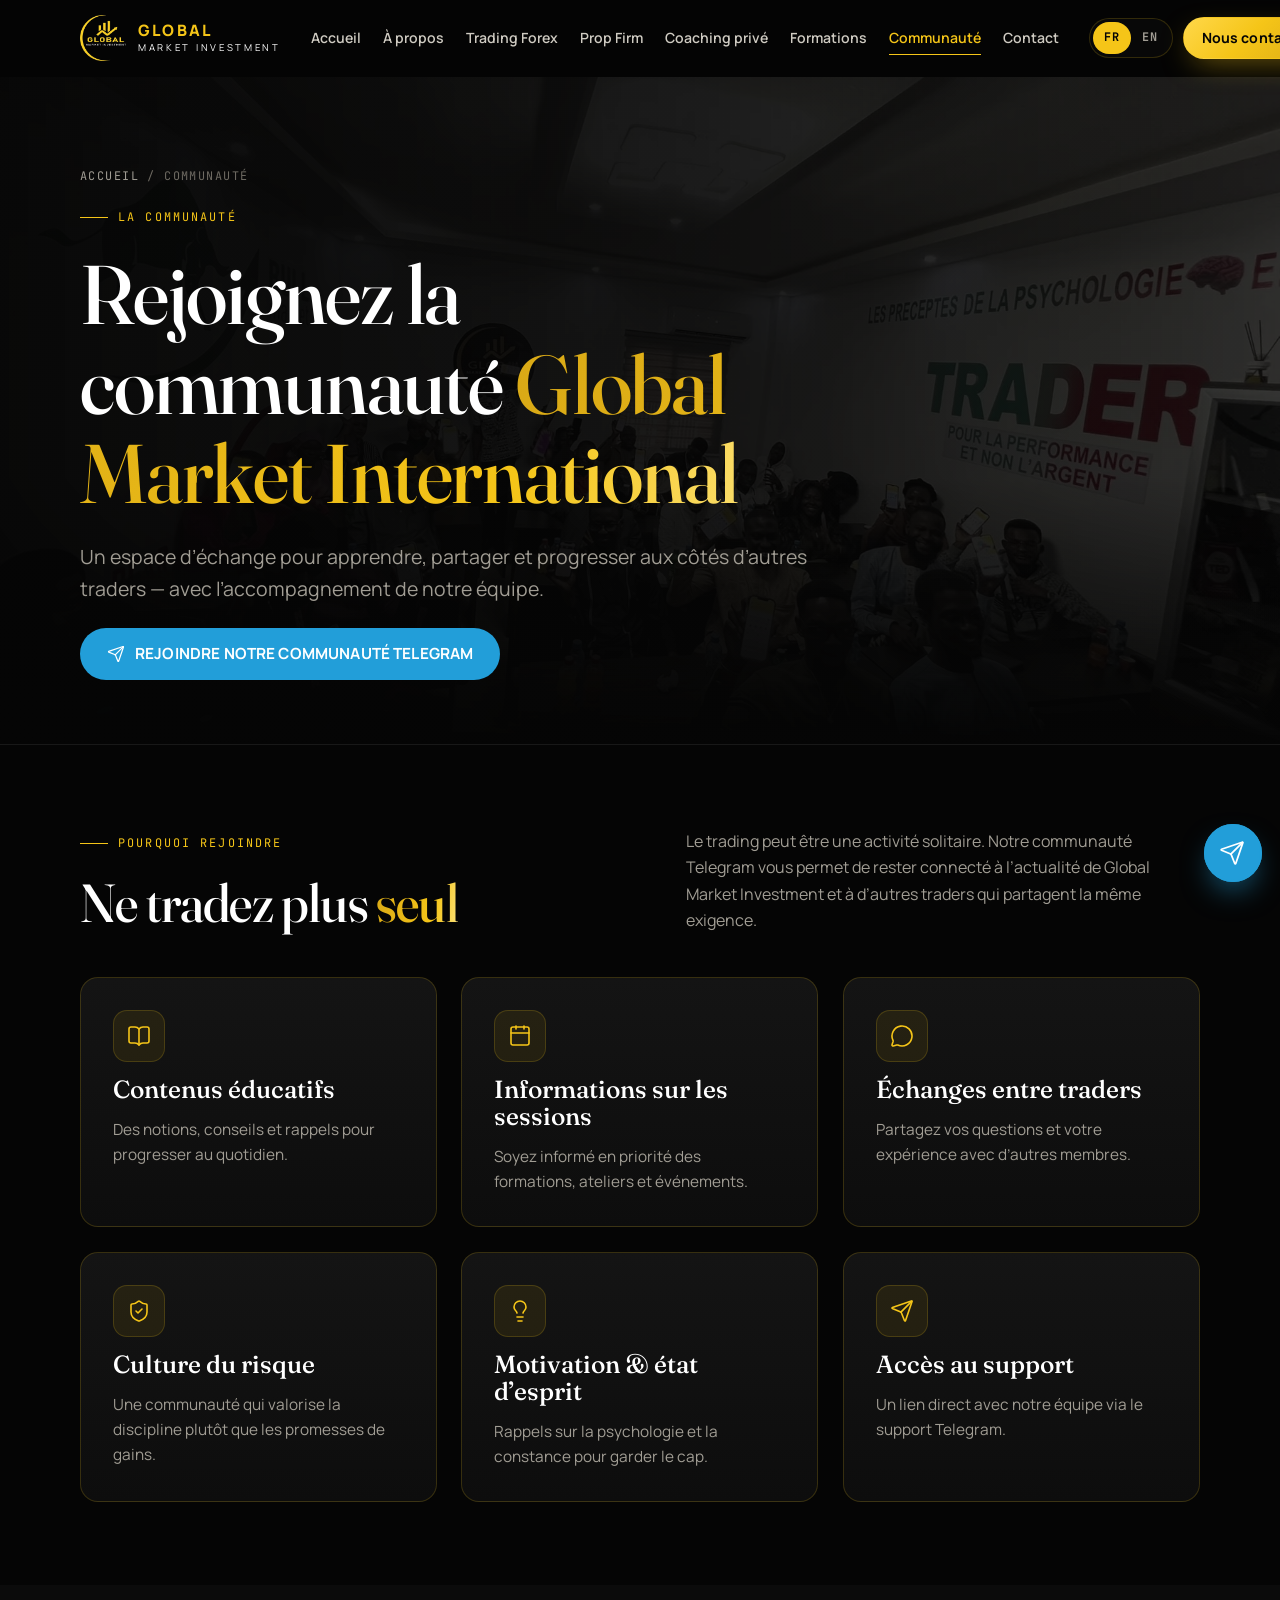
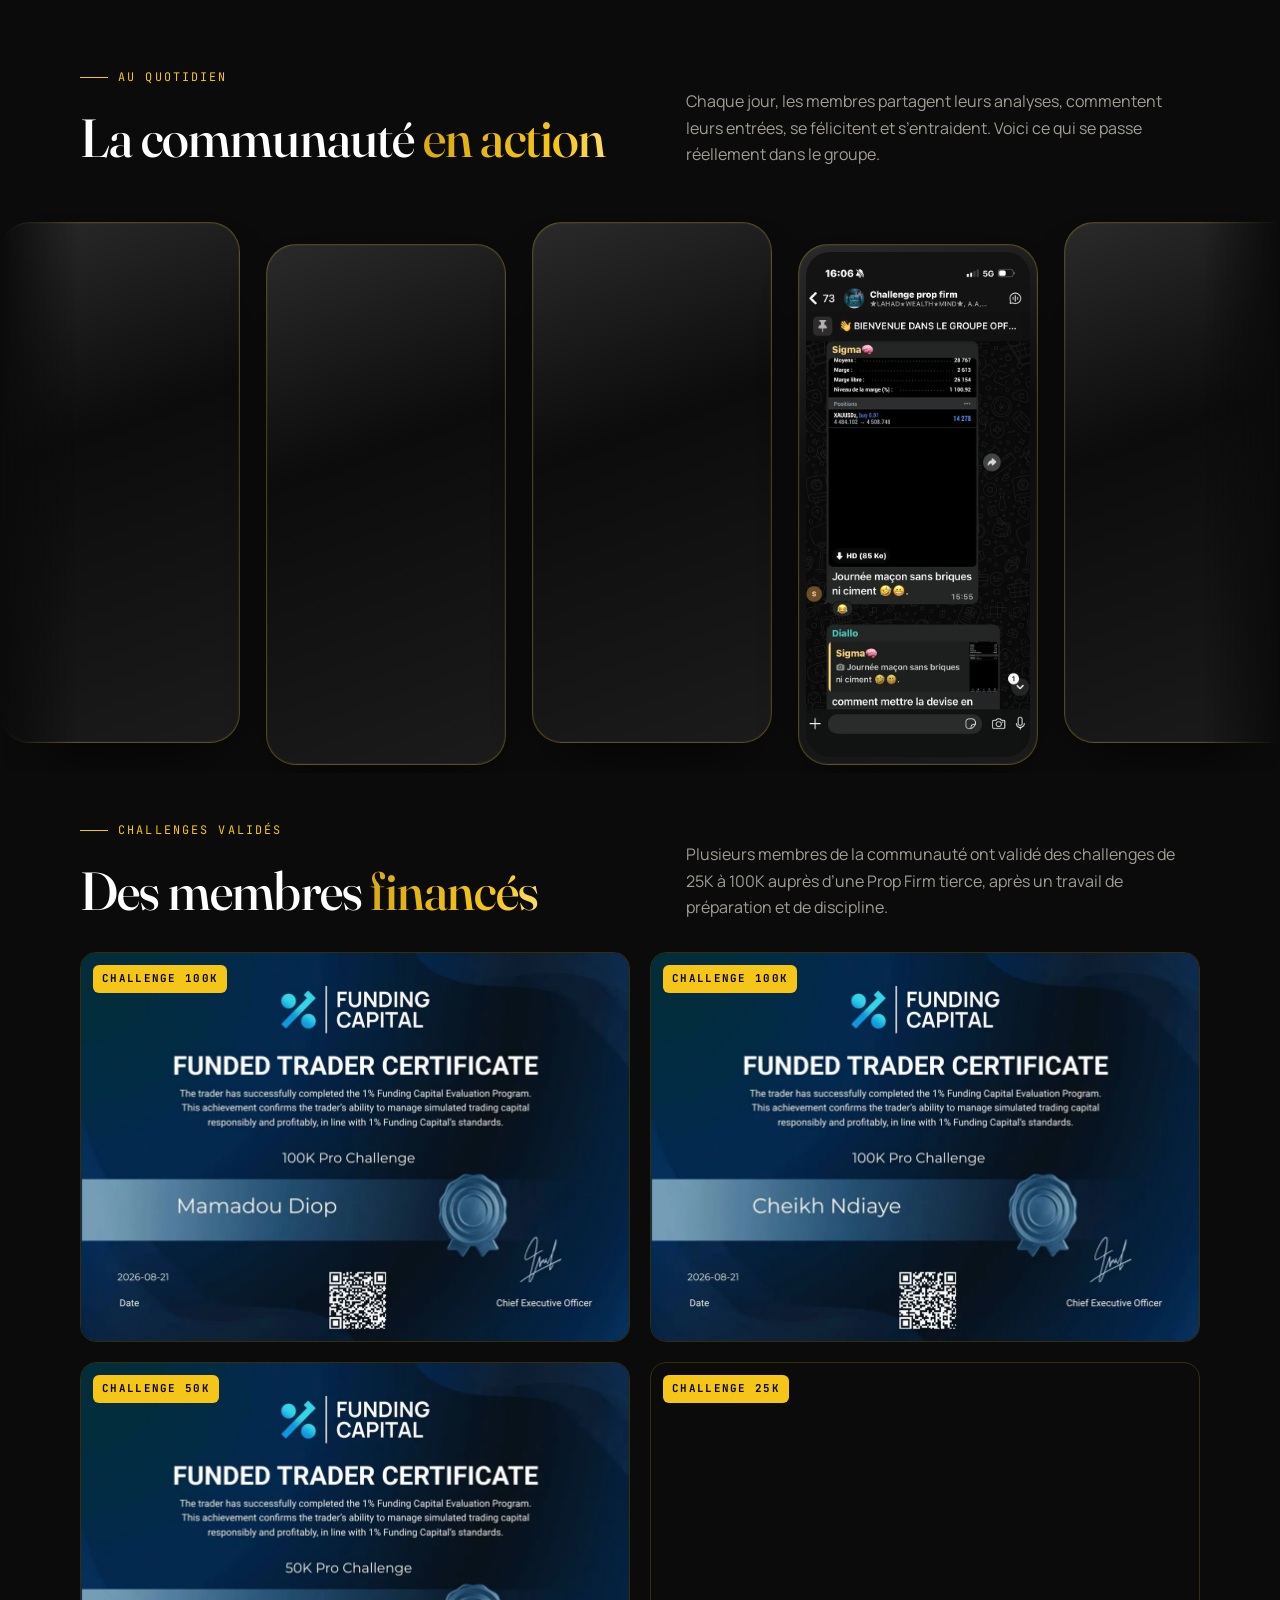
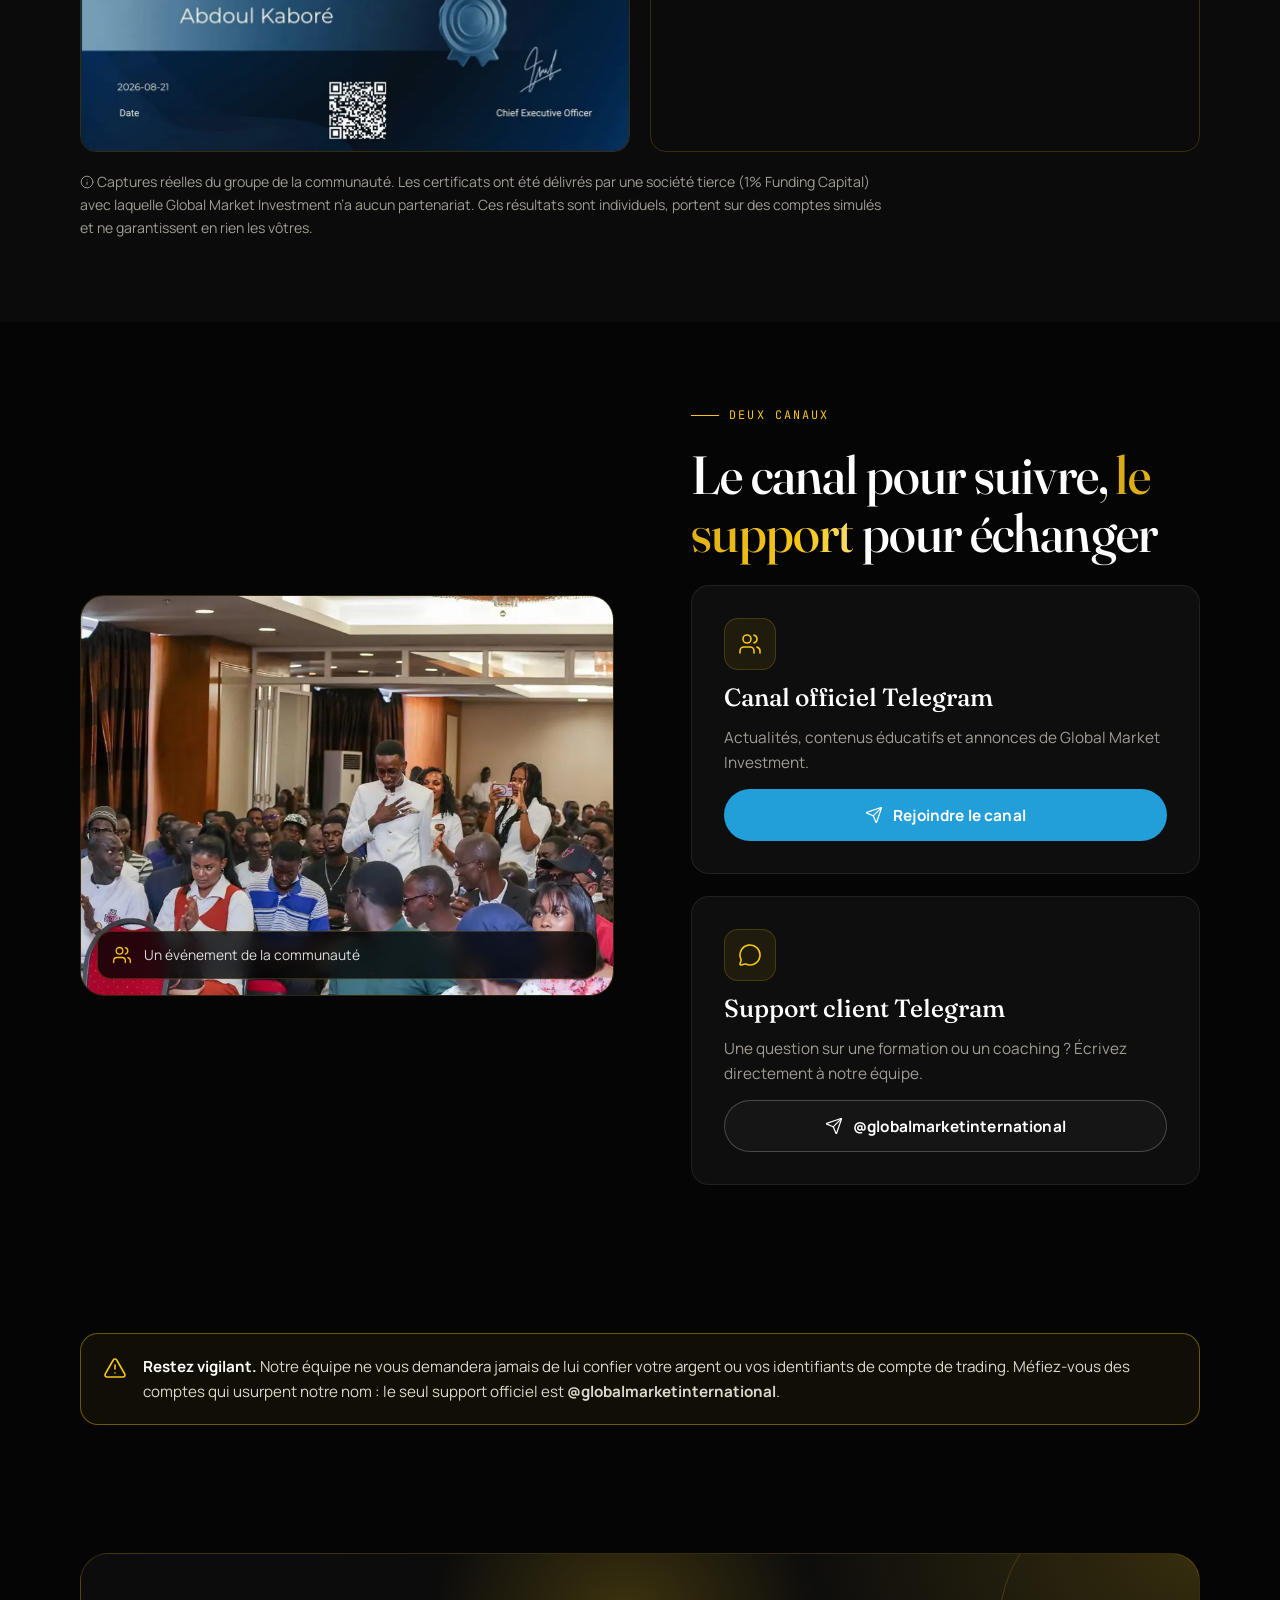
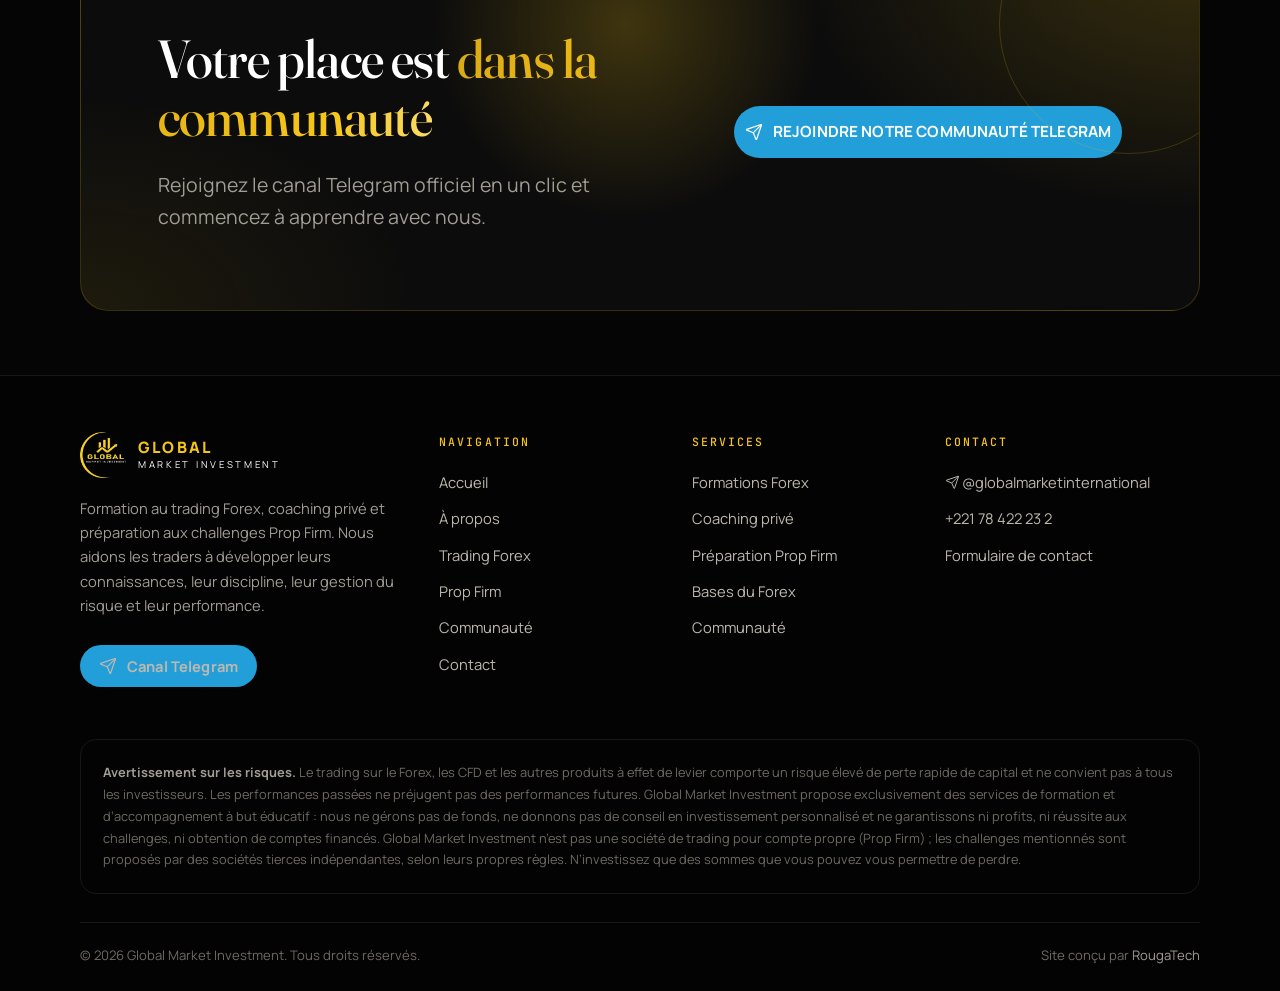
<file: communaute.html>
<!doctype html>
<html lang="fr" class="no-js" data-title-fr="Communauté Telegram — Global Market Investment" data-title-en="Telegram Community — Global Market Investment" data-desc-fr="Rejoignez la communauté Telegram Global Market International : contenus éducatifs, annonces de formations et échanges entre traders." data-desc-en="Join the Global Market International Telegram community: educational content, program announcements and trader discussions.">
<head>
<meta charset="utf-8">
<meta name="viewport" content="width=device-width, initial-scale=1, viewport-fit=cover">
<title>Communauté Telegram — Global Market Investment</title>
<meta name="description" content="Rejoignez la communauté Telegram Global Market International : contenus éducatifs, annonces de formations et échanges entre traders.">
<meta name="theme-color" content="#050505">
<meta property="og:type" content="website">
<meta property="og:site_name" content="Global Market Investment">
<meta property="og:title" content="Communauté Telegram — Global Market Investment">
<meta property="og:description" content="Rejoignez la communauté Telegram Global Market International : contenus éducatifs, annonces de formations et échanges entre traders.">
<meta property="og:image" content="assets/img/og-image.jpg">
<meta name="twitter:card" content="summary_large_image">
<link rel="icon" type="image/png" href="assets/img/favicon.png">
<link rel="apple-touch-icon" href="assets/img/apple-touch-icon.png">
<link rel="preload" href="assets/fonts/fraunces.woff2" as="font" type="font/woff2" crossorigin>
<link rel="preload" href="assets/fonts/manrope-400.woff2" as="font" type="font/woff2" crossorigin>
<link rel="stylesheet" href="assets/css/style.css?v=20261105">
<script>(function(){try{var q=new URLSearchParams(location.search).get("lang");var l=q||localStorage.getItem("gmi-lang");if(l==="en"||l==="fr")document.documentElement.lang=l;}catch(e){}})();</script>
</head>
<body>
<svg xmlns="http://www.w3.org/2000/svg" style="display:none"><symbol id="i-graduation-cap" viewBox="0 0 24 24" fill="none" stroke="currentColor" stroke-width="1.6" stroke-linecap="round" stroke-linejoin="round"><path d="M21.42 10.922a1 1 0 0 0-.019-1.838L12.83 5.18a2 2 0 0 0-1.66 0L2.6 9.08a1 1 0 0 0 0 1.832l8.57 3.908a2 2 0 0 0 1.66 0z" />
  <path d="M22 10v6" />
  <path d="M6 12.5V16a6 3 0 0 0 12 0v-3.5" /></symbol><symbol id="i-user-round-check" viewBox="0 0 24 24" fill="none" stroke="currentColor" stroke-width="1.6" stroke-linecap="round" stroke-linejoin="round"><path d="M2 21a8 8 0 0 1 13.292-6" />
  <circle cx="10" cy="8" r="5" />
  <path d="m16 19 2 2 4-4" /></symbol><symbol id="i-target" viewBox="0 0 24 24" fill="none" stroke="currentColor" stroke-width="1.6" stroke-linecap="round" stroke-linejoin="round"><circle cx="12" cy="12" r="10" />
  <circle cx="12" cy="12" r="6" />
  <circle cx="12" cy="12" r="2" /></symbol><symbol id="i-users" viewBox="0 0 24 24" fill="none" stroke="currentColor" stroke-width="1.6" stroke-linecap="round" stroke-linejoin="round"><path d="M16 21v-2a4 4 0 0 0-4-4H6a4 4 0 0 0-4 4v2" />
  <path d="M16 3.128a4 4 0 0 1 0 7.744" />
  <path d="M22 21v-2a4 4 0 0 0-3-3.87" />
  <circle cx="9" cy="7" r="4" /></symbol><symbol id="i-send" viewBox="0 0 24 24" fill="none" stroke="currentColor" stroke-width="1.6" stroke-linecap="round" stroke-linejoin="round"><path d="M14.536 21.686a.5.5 0 0 0 .937-.024l6.5-19a.496.496 0 0 0-.635-.635l-19 6.5a.5.5 0 0 0-.024.937l7.93 3.18a2 2 0 0 1 1.112 1.11z" />
  <path d="m21.854 2.147-10.94 10.939" /></symbol><symbol id="i-phone" viewBox="0 0 24 24" fill="none" stroke="currentColor" stroke-width="1.6" stroke-linecap="round" stroke-linejoin="round"><path d="M13.832 16.568a1 1 0 0 0 1.213-.303l.355-.465A2 2 0 0 1 17 15h3a2 2 0 0 1 2 2v3a2 2 0 0 1-2 2A18 18 0 0 1 2 4a2 2 0 0 1 2-2h3a2 2 0 0 1 2 2v3a2 2 0 0 1-.8 1.6l-.468.351a1 1 0 0 0-.292 1.233 14 14 0 0 0 6.392 6.384" /></symbol><symbol id="i-mail" viewBox="0 0 24 24" fill="none" stroke="currentColor" stroke-width="1.6" stroke-linecap="round" stroke-linejoin="round"><path d="m22 7-8.991 5.727a2 2 0 0 1-2.009 0L2 7" />
  <rect x="2" y="4" width="20" height="16" rx="2" /></symbol><symbol id="i-shield-check" viewBox="0 0 24 24" fill="none" stroke="currentColor" stroke-width="1.6" stroke-linecap="round" stroke-linejoin="round"><path d="M20 13c0 5-3.5 7.5-7.66 8.95a1 1 0 0 1-.67-.01C7.5 20.5 4 18 4 13V6a1 1 0 0 1 1-1c2 0 4.5-1.2 6.24-2.72a1.17 1.17 0 0 1 1.52 0C14.51 3.81 17 5 19 5a1 1 0 0 1 1 1z" />
  <path d="m9 12 2 2 4-4" /></symbol><symbol id="i-brain" viewBox="0 0 24 24" fill="none" stroke="currentColor" stroke-width="1.6" stroke-linecap="round" stroke-linejoin="round"><path d="M12 18V5" />
  <path d="M15 13a4.17 4.17 0 01-3-4 4.17 4.17 0 01-3 4" />
  <path d="M17.707 6.294A3 3 0 1012 5a3 3 0 10-5.707 1.294" />
  <path d="M17.996 5.125a4 4 0 012.526 5.77" />
  <path d="M18 18a4 4 0 002-7.465" />
  <path d="M19.967 17.482a4 4 0 11-7.967.517 4 4 0 11-7.967-.517" />
  <path d="M6 18a4 4 0 01-2-7.465" />
  <path d="M6.004 5.125a4 4 0 00-2.526 5.77" /></symbol><symbol id="i-chart-candlestick" viewBox="0 0 24 24" fill="none" stroke="currentColor" stroke-width="1.6" stroke-linecap="round" stroke-linejoin="round"><path d="M9 5v4" />
  <rect width="4" height="6" x="7" y="9" rx="1" />
  <path d="M9 15v2" />
  <path d="M17 3v2" />
  <rect width="4" height="8" x="15" y="5" rx="1" />
  <path d="M17 13v3" />
  <path d="M3 3v16a2 2 0 0 0 2 2h16" /></symbol><symbol id="i-chart-line" viewBox="0 0 24 24" fill="none" stroke="currentColor" stroke-width="1.6" stroke-linecap="round" stroke-linejoin="round"><path d="M3 3v16a2 2 0 0 0 2 2h16" />
  <path d="m19 9-5 5-4-4-3 3" /></symbol><symbol id="i-chart-no-axes-combined" viewBox="0 0 24 24" fill="none" stroke="currentColor" stroke-width="1.6" stroke-linecap="round" stroke-linejoin="round"><path d="M12 16v5" />
  <path d="M16 14.639V21" />
  <path d="M20 10.656V21" />
  <path d="m22 3-8.646 8.646a.5.5 0 0 1-.708 0L9.354 8.354a.5.5 0 0 0-.707 0L2 15" />
  <path d="M4 18.463V21" />
  <path d="M8 14.656V21" /></symbol><symbol id="i-globe" viewBox="0 0 24 24" fill="none" stroke="currentColor" stroke-width="1.6" stroke-linecap="round" stroke-linejoin="round"><circle cx="12" cy="12" r="10" />
  <path d="M12 2a14.5 14.5 0 0 0 0 20 14.5 14.5 0 0 0 0-20" />
  <path d="M2 12h20" /></symbol><symbol id="i-clock" viewBox="0 0 24 24" fill="none" stroke="currentColor" stroke-width="1.6" stroke-linecap="round" stroke-linejoin="round"><circle cx="12" cy="12" r="10" />
  <path d="M12 6v6l4 2" /></symbol><symbol id="i-scale" viewBox="0 0 24 24" fill="none" stroke="currentColor" stroke-width="1.6" stroke-linecap="round" stroke-linejoin="round"><path d="M12 3v18" />
  <path d="m19 8 3 8a5 5 0 0 1-6 0zV7" />
  <path d="M3 7h1a17 17 0 0 0 8-2 17 17 0 0 0 8 2h1" />
  <path d="m5 8 3 8a5 5 0 0 1-6 0zV7" />
  <path d="M7 21h10" /></symbol><symbol id="i-book-open" viewBox="0 0 24 24" fill="none" stroke="currentColor" stroke-width="1.6" stroke-linecap="round" stroke-linejoin="round"><path d="M12 5v16" />
  <path d="M20.001 19A2 2 0 0022 17V5a2 2 0 00-1.999-2L16 3.002A5 5 0 0012 5a5 5 0 00-4-2H4a2 2 0 00-2 2v12a2 2 0 001.999 2H8a5 5 0 014 2 5 5 0 014-2z" /></symbol><symbol id="i-arrow-right" viewBox="0 0 24 24" fill="none" stroke="currentColor" stroke-width="1.6" stroke-linecap="round" stroke-linejoin="round"><path d="M5 12h14" />
  <path d="m12 5 7 7-7 7" /></symbol><symbol id="i-arrow-up-right" viewBox="0 0 24 24" fill="none" stroke="currentColor" stroke-width="1.6" stroke-linecap="round" stroke-linejoin="round"><path d="M7 7h10v10" />
  <path d="M7 17 17 7" /></symbol><symbol id="i-check" viewBox="0 0 24 24" fill="none" stroke="currentColor" stroke-width="1.6" stroke-linecap="round" stroke-linejoin="round"><path d="M20 6 9 17l-5-5" /></symbol><symbol id="i-x" viewBox="0 0 24 24" fill="none" stroke="currentColor" stroke-width="1.6" stroke-linecap="round" stroke-linejoin="round"><path d="M18 6 6 18" />
  <path d="m6 6 12 12" /></symbol><symbol id="i-menu" viewBox="0 0 24 24" fill="none" stroke="currentColor" stroke-width="1.6" stroke-linecap="round" stroke-linejoin="round"><path d="M4 5h16" />
  <path d="M4 12h16" />
  <path d="M4 19h16" /></symbol><symbol id="i-triangle-alert" viewBox="0 0 24 24" fill="none" stroke="currentColor" stroke-width="1.6" stroke-linecap="round" stroke-linejoin="round"><path d="m21.73 18-8-14a2 2 0 0 0-3.48 0l-8 14A2 2 0 0 0 4 21h16a2 2 0 0 0 1.73-3" />
  <path d="M12 9v4" />
  <path d="M12 17h.01" /></symbol><symbol id="i-trending-up" viewBox="0 0 24 24" fill="none" stroke="currentColor" stroke-width="1.6" stroke-linecap="round" stroke-linejoin="round"><path d="M16 7h6v6" />
  <path d="m22 7-8.5 8.5-5-5L2 17" /></symbol><symbol id="i-crosshair" viewBox="0 0 24 24" fill="none" stroke="currentColor" stroke-width="1.6" stroke-linecap="round" stroke-linejoin="round"><circle cx="12" cy="12" r="10" />
  <line x1="22" x2="18" y1="12" y2="12" />
  <line x1="6" x2="2" y1="12" y2="12" />
  <line x1="12" x2="12" y1="6" y2="2" />
  <line x1="12" x2="12" y1="22" y2="18" /></symbol><symbol id="i-calendar" viewBox="0 0 24 24" fill="none" stroke="currentColor" stroke-width="1.6" stroke-linecap="round" stroke-linejoin="round"><path d="M8 2v3" />
  <path d="M16 2v3" />
  <rect x="3" y="3" width="18" height="18" rx="2" />
  <path d="M3 9h18" /></symbol><symbol id="i-message-circle" viewBox="0 0 24 24" fill="none" stroke="currentColor" stroke-width="1.6" stroke-linecap="round" stroke-linejoin="round"><path d="M2.992 16.342a2 2 0 0 1 .094 1.167l-1.065 3.29a1 1 0 0 0 1.236 1.168l3.413-.998a2 2 0 0 1 1.099.092 10 10 0 1 0-4.777-4.719" /></symbol><symbol id="i-compass" viewBox="0 0 24 24" fill="none" stroke="currentColor" stroke-width="1.6" stroke-linecap="round" stroke-linejoin="round"><circle cx="12" cy="12" r="10" />
  <path d="m16.24 7.76-1.804 5.411a2 2 0 0 1-1.265 1.265L7.76 16.24l1.804-5.411a2 2 0 0 1 1.265-1.265z" /></symbol><symbol id="i-layers" viewBox="0 0 24 24" fill="none" stroke="currentColor" stroke-width="1.6" stroke-linecap="round" stroke-linejoin="round"><path d="M12.83 2.18a2 2 0 0 0-1.66 0L2.6 6.08a1 1 0 0 0 0 1.83l8.58 3.91a2 2 0 0 0 1.66 0l8.58-3.9a1 1 0 0 0 0-1.83z" />
  <path d="M2 12a1 1 0 0 0 .58.91l8.6 3.91a2 2 0 0 0 1.65 0l8.58-3.9A1 1 0 0 0 22 12" />
  <path d="M2 17a1 1 0 0 0 .58.91l8.6 3.91a2 2 0 0 0 1.65 0l8.58-3.9A1 1 0 0 0 22 17" /></symbol><symbol id="i-lightbulb" viewBox="0 0 24 24" fill="none" stroke="currentColor" stroke-width="1.6" stroke-linecap="round" stroke-linejoin="round"><path d="M15 14c.2-1 .7-1.7 1.5-2.5 1-.9 1.5-2.2 1.5-3.5A6 6 0 0 0 6 8c0 1 .2 2.2 1.5 3.5.7.7 1.3 1.5 1.5 2.5" />
  <path d="M9 18h6" />
  <path d="M10 22h4" /></symbol><symbol id="i-eye" viewBox="0 0 24 24" fill="none" stroke="currentColor" stroke-width="1.6" stroke-linecap="round" stroke-linejoin="round"><path d="M2.062 12.348a1 1 0 0 1 0-.696 10.75 10.75 0 0 1 19.876 0 1 1 0 0 1 0 .696 10.75 10.75 0 0 1-19.876 0" />
  <circle cx="12" cy="12" r="3" /></symbol><symbol id="i-handshake" viewBox="0 0 24 24" fill="none" stroke="currentColor" stroke-width="1.6" stroke-linecap="round" stroke-linejoin="round"><path d="m11 17 2 2a1 1 0 1 0 3-3" />
  <path d="m14 14 2.5 2.5a1 1 0 1 0 3-3l-3.88-3.88a3 3 0 0 0-4.24 0l-.88.88a1 1 0 1 1-3-3l2.81-2.81a5.79 5.79 0 0 1 7.06-.87l.47.28a2 2 0 0 0 1.42.25L21 4" />
  <path d="m21 3 1 11h-2" />
  <path d="M3 3 2 14l6.5 6.5a1 1 0 1 0 3-3" />
  <path d="M3 4h8" /></symbol><symbol id="i-gauge" viewBox="0 0 24 24" fill="none" stroke="currentColor" stroke-width="1.6" stroke-linecap="round" stroke-linejoin="round"><path d="m12 14 4-4" />
  <path d="M3.34 19a10 10 0 1 1 17.32 0" /></symbol><symbol id="i-clipboard-check" viewBox="0 0 24 24" fill="none" stroke="currentColor" stroke-width="1.6" stroke-linecap="round" stroke-linejoin="round"><rect width="8" height="4" x="8" y="2" rx="1" ry="1" />
  <path d="M16 4h2a2 2 0 0 1 2 2v14a2 2 0 0 1-2 2H6a2 2 0 0 1-2-2V6a2 2 0 0 1 2-2h2" />
  <path d="m9 14 2 2 4-4" /></symbol><symbol id="i-notebook-pen" viewBox="0 0 24 24" fill="none" stroke="currentColor" stroke-width="1.6" stroke-linecap="round" stroke-linejoin="round"><path d="M13.4 2H6a2 2 0 0 0-2 2v16a2 2 0 0 0 2 2h12a2 2 0 0 0 2-2v-7.4" />
  <path d="M2 6h4" />
  <path d="M2 10h4" />
  <path d="M2 14h4" />
  <path d="M2 18h4" />
  <path d="M21.378 5.626a1 1 0 1 0-3.004-3.004l-5.01 5.012a2 2 0 0 0-.506.854l-.837 2.87a.5.5 0 0 0 .62.62l2.87-.837a2 2 0 0 0 .854-.506z" /></symbol><symbol id="i-lock" viewBox="0 0 24 24" fill="none" stroke="currentColor" stroke-width="1.6" stroke-linecap="round" stroke-linejoin="round"><rect width="18" height="11" x="3" y="11" rx="2" ry="2" />
  <path d="M7 11V7a5 5 0 0 1 10 0v4" /></symbol><symbol id="i-map-pin" viewBox="0 0 24 24" fill="none" stroke="currentColor" stroke-width="1.6" stroke-linecap="round" stroke-linejoin="round"><path d="M20 10c0 4.993-5.539 10.193-7.399 11.799a1 1 0 0 1-1.202 0C9.539 20.193 4 14.993 4 10a8 8 0 0 1 16 0" />
  <circle cx="12" cy="10" r="3" /></symbol><symbol id="i-copy" viewBox="0 0 24 24" fill="none" stroke="currentColor" stroke-width="1.6" stroke-linecap="round" stroke-linejoin="round"><rect width="14" height="14" x="8" y="8" rx="2" ry="2" />
  <path d="M4 16c-1.1 0-2-.9-2-2V4c0-1.1.9-2 2-2h10c1.1 0 2 .9 2 2" /></symbol><symbol id="i-chevron-down" viewBox="0 0 24 24" fill="none" stroke="currentColor" stroke-width="1.6" stroke-linecap="round" stroke-linejoin="round"><path d="m6 9 6 6 6-6" /></symbol><symbol id="i-languages" viewBox="0 0 24 24" fill="none" stroke="currentColor" stroke-width="1.6" stroke-linecap="round" stroke-linejoin="round"><path d="m5 8 6 6" />
  <path d="m4 14 6-6 2-3" />
  <path d="M2 5h12" />
  <path d="M7 2h1" />
  <path d="m22 22-5-10-5 10" />
  <path d="M14 18h6" /></symbol><symbol id="i-sparkles" viewBox="0 0 24 24" fill="none" stroke="currentColor" stroke-width="1.6" stroke-linecap="round" stroke-linejoin="round"><path d="M11.017 2.814a1 1 0 0 1 1.966 0l1.051 5.558a2 2 0 0 0 1.594 1.594l5.558 1.051a1 1 0 0 1 0 1.966l-5.558 1.051a2 2 0 0 0-1.594 1.594l-1.051 5.558a1 1 0 0 1-1.966 0l-1.051-5.558a2 2 0 0 0-1.594-1.594l-5.558-1.051a1 1 0 0 1 0-1.966l5.558-1.051a2 2 0 0 0 1.594-1.594z" />
  <path d="M20 2v4" />
  <path d="M22 4h-4" />
  <circle cx="4" cy="20" r="2" /></symbol><symbol id="i-newspaper" viewBox="0 0 24 24" fill="none" stroke="currentColor" stroke-width="1.6" stroke-linecap="round" stroke-linejoin="round"><path d="M15 18h-5" />
  <path d="M18 14h-8" />
  <path d="M4 22h16a2 2 0 0 0 2-2V4a2 2 0 0 0-2-2H8a2 2 0 0 0-2 2v16a2 2 0 0 1-4 0v-9a2 2 0 0 1 2-2h2" />
  <rect width="8" height="4" x="10" y="6" rx="1" /></symbol><symbol id="i-landmark" viewBox="0 0 24 24" fill="none" stroke="currentColor" stroke-width="1.6" stroke-linecap="round" stroke-linejoin="round"><path d="M10 18v-7" />
  <path d="M11.119 2.205a2 2 0 0 1 1.762 0l7.84 3.846A.5.5 0 0 1 20.5 7h-17a.5.5 0 0 1-.22-.949z" />
  <path d="M14 18v-7" />
  <path d="M18 18v-7" />
  <path d="M3 22h18" />
  <path d="M6 18v-7" /></symbol><symbol id="i-calculator" viewBox="0 0 24 24" fill="none" stroke="currentColor" stroke-width="1.6" stroke-linecap="round" stroke-linejoin="round"><rect width="16" height="20" x="4" y="2" rx="2" />
  <line x1="8" x2="16" y1="6" y2="6" />
  <line x1="16" x2="16" y1="14" y2="18" />
  <path d="M16 10h.01" />
  <path d="M12 10h.01" />
  <path d="M8 10h.01" />
  <path d="M12 14h.01" />
  <path d="M8 14h.01" />
  <path d="M12 18h.01" />
  <path d="M8 18h.01" /></symbol><symbol id="i-zap" viewBox="0 0 24 24" fill="none" stroke="currentColor" stroke-width="1.6" stroke-linecap="round" stroke-linejoin="round"><path d="M15.914 4a1.5 1.5 0 00-2.474-1.561l-9 9A1.5 1.5 0 005.5 14h4.002a.5.5 0 01.471.666L8.086 20a1.5 1.5 0 002.475 1.56l9-9A1.5 1.5 0 0018.5 10h-3.997a.5.5 0 01-.472-.667z" /></symbol><symbol id="i-coins" viewBox="0 0 24 24" fill="none" stroke="currentColor" stroke-width="1.6" stroke-linecap="round" stroke-linejoin="round"><path d="M13.744 17.736a6 6 0 1 1-7.48-7.48" />
  <path d="M15 6h1v4" />
  <path d="m6.134 14.768.866-.5 2 3.464" />
  <circle cx="16" cy="8" r="6" /></symbol><symbol id="i-list-checks" viewBox="0 0 24 24" fill="none" stroke="currentColor" stroke-width="1.6" stroke-linecap="round" stroke-linejoin="round"><path d="M13 5h8" />
  <path d="M13 12h8" />
  <path d="M13 19h8" />
  <path d="m3 17 2 2 4-4" />
  <path d="m3 7 2 2 4-4" /></symbol><symbol id="i-file-text" viewBox="0 0 24 24" fill="none" stroke="currentColor" stroke-width="1.6" stroke-linecap="round" stroke-linejoin="round"><path d="M6 22a2 2 0 0 1-2-2V4a2 2 0 0 1 2-2h8a2.4 2.4 0 0 1 1.704.706l3.588 3.588A2.4 2.4 0 0 1 20 8v12a2 2 0 0 1-2 2z" />
  <path d="M14 2v5a1 1 0 0 0 1 1h5" />
  <path d="M10 9H8" />
  <path d="M16 13H8" />
  <path d="M16 17H8" /></symbol><symbol id="i-quote" viewBox="0 0 24 24" fill="none" stroke="currentColor" stroke-width="1.6" stroke-linecap="round" stroke-linejoin="round"><path d="M16 3a2 2 0 0 0-2 2v6a2 2 0 0 0 2 2 1 1 0 0 1 1 1v1a2 2 0 0 1-2 2 1 1 0 0 0-1 1v2a1 1 0 0 0 1 1 6 6 0 0 0 6-6V5a2 2 0 0 0-2-2z" />
  <path d="M5 3a2 2 0 0 0-2 2v6a2 2 0 0 0 2 2 1 1 0 0 1 1 1v1a2 2 0 0 1-2 2 1 1 0 0 0-1 1v2a1 1 0 0 0 1 1 6 6 0 0 0 6-6V5a2 2 0 0 0-2-2z" /></symbol><symbol id="i-user-round" viewBox="0 0 24 24" fill="none" stroke="currentColor" stroke-width="1.6" stroke-linecap="round" stroke-linejoin="round"><circle cx="12" cy="8" r="5" />
  <path d="M20 21a8 8 0 0 0-16 0" /></symbol><symbol id="i-building-2" viewBox="0 0 24 24" fill="none" stroke="currentColor" stroke-width="1.6" stroke-linecap="round" stroke-linejoin="round"><path d="M10 12h4" />
  <path d="M10 8h4" />
  <path d="M14 21v-3a2 2 0 0 0-4 0v3" />
  <path d="M6 10H4a2 2 0 0 0-2 2v7a2 2 0 0 0 2 2h16a2 2 0 0 0 2-2V9a2 2 0 0 0-2-2h-2" />
  <path d="M6 21V5a2 2 0 0 1 2-2h8a2 2 0 0 1 2 2v16" /></symbol><symbol id="i-timer" viewBox="0 0 24 24" fill="none" stroke="currentColor" stroke-width="1.6" stroke-linecap="round" stroke-linejoin="round"><line x1="10" x2="14" y1="2" y2="2" />
  <line x1="12" x2="15" y1="14" y2="11" />
  <circle cx="12" cy="14" r="8" /></symbol><symbol id="i-route" viewBox="0 0 24 24" fill="none" stroke="currentColor" stroke-width="1.6" stroke-linecap="round" stroke-linejoin="round"><circle cx="6" cy="19" r="3" />
  <path d="M9 19h8.5a3.5 3.5 0 0 0 0-7h-11a3.5 3.5 0 0 1 0-7H15" />
  <circle cx="18" cy="5" r="3" /></symbol><symbol id="i-shield" viewBox="0 0 24 24" fill="none" stroke="currentColor" stroke-width="1.6" stroke-linecap="round" stroke-linejoin="round"><path d="M20 13c0 5-3.5 7.5-7.66 8.95a1 1 0 0 1-.67-.01C7.5 20.5 4 18 4 13V6a1 1 0 0 1 1-1c2 0 4.5-1.2 6.24-2.72a1.17 1.17 0 0 1 1.52 0C14.51 3.81 17 5 19 5a1 1 0 0 1 1 1z" /></symbol><symbol id="i-badge-check" viewBox="0 0 24 24" fill="none" stroke="currentColor" stroke-width="1.6" stroke-linecap="round" stroke-linejoin="round"><path d="M3.85 8.62a4 4 0 0 1 4.78-4.77 4 4 0 0 1 6.74 0 4 4 0 0 1 4.78 4.78 4 4 0 0 1 0 6.74 4 4 0 0 1-4.77 4.78 4 4 0 0 1-6.75 0 4 4 0 0 1-4.78-4.77 4 4 0 0 1 0-6.76Z" />
  <path d="m16 9-5.5 5.5L8 12" /></symbol><symbol id="i-info" viewBox="0 0 24 24" fill="none" stroke="currentColor" stroke-width="1.6" stroke-linecap="round" stroke-linejoin="round"><circle cx="12" cy="12" r="10" />
  <path d="M12 16v-4" />
  <path d="M12 8h.01" /></symbol></svg>
<a class="skip" href="#main"><span class="fr">Aller au contenu</span><span class="en">Skip to content</span></a>
<div class="progress" aria-hidden="true"><i></i></div>
<header class="site-header">
  <div class="wrap nav">
    <a class="brand" href="index.html" aria-label="Global Market Investment">
      <img src="assets/img/logo-sm.webp" width="158" height="160" alt="Logo Global Market Investment">
      <span class="brand-txt"><b>GLOBAL</b><span>MARKET INVESTMENT</span></span>
    </a>
    <nav aria-label="Navigation principale"><ul class="menu"><li><a href="index.html"><span class="fr">Accueil</span><span class="en">Home</span></a></li><li><a href="a-propos.html"><span class="fr">À propos</span><span class="en">About</span></a></li><li><a href="trading-forex.html"><span class="fr">Trading Forex</span><span class="en">Forex Trading</span></a></li><li><a href="prop-firm.html"><span class="fr">Prop Firm</span><span class="en">Prop Firm</span></a></li><li><a href="coaching-prive.html"><span class="fr">Coaching privé</span><span class="en">Private Coaching</span></a></li><li><a href="formations.html"><span class="fr">Formations</span><span class="en">Programs</span></a></li><li><a href="communaute.html" aria-current="page"><span class="fr">Communauté</span><span class="en">Community</span></a></li><li><a href="contact.html"><span class="fr">Contact</span><span class="en">Contact</span></a></li></ul></nav>
    <div class="nav-tools">
      <div class="lang" role="group" aria-label="Langue / Language">
        <button type="button" data-lang="fr" aria-pressed="true">FR</button><button type="button" data-lang="en" aria-pressed="false">EN</button>
      </div>
      <a class="btn btn-gold btn-sm" href="contact.html"><span class="fr">Nous contacter</span><span class="en">Contact us</span></a>
      <button class="burger" type="button" aria-controls="mobile-panel" aria-expanded="false" aria-label="Menu" data-al-fr="Ouvrir le menu" data-al-en="Open menu"><svg class="ico" aria-hidden="true"><use href="#i-menu"/></svg></button>
    </div>
  </div>
</header>
  <div class="mobile-panel" id="mobile-panel">
    <ul><li><a href="index.html"><span class="fr">Accueil</span><span class="en">Home</span><svg class="ico" aria-hidden="true"><use href="#i-arrow-up-right"/></svg></a></li><li><a href="a-propos.html"><span class="fr">À propos</span><span class="en">About</span><svg class="ico" aria-hidden="true"><use href="#i-arrow-up-right"/></svg></a></li><li><a href="trading-forex.html"><span class="fr">Trading Forex</span><span class="en">Forex Trading</span><svg class="ico" aria-hidden="true"><use href="#i-arrow-up-right"/></svg></a></li><li><a href="prop-firm.html"><span class="fr">Prop Firm</span><span class="en">Prop Firm</span><svg class="ico" aria-hidden="true"><use href="#i-arrow-up-right"/></svg></a></li><li><a href="coaching-prive.html"><span class="fr">Coaching privé</span><span class="en">Private Coaching</span><svg class="ico" aria-hidden="true"><use href="#i-arrow-up-right"/></svg></a></li><li><a href="formations.html"><span class="fr">Formations</span><span class="en">Programs</span><svg class="ico" aria-hidden="true"><use href="#i-arrow-up-right"/></svg></a></li><li><a href="communaute.html" aria-current="page"><span class="fr">Communauté</span><span class="en">Community</span><svg class="ico" aria-hidden="true"><use href="#i-arrow-up-right"/></svg></a></li><li><a href="contact.html"><span class="fr">Contact</span><span class="en">Contact</span><svg class="ico" aria-hidden="true"><use href="#i-arrow-up-right"/></svg></a></li></ul>
    <div class="flex-btns"><a class="btn btn-gold btn-block" href="contact.html"><span class="fr">Nous contacter</span><span class="en">Contact us</span></a>
    <a class="btn btn-tg btn-block" data-tg-channel href="https://t.me/+8cWmCWZB1ItlN2U0" target="_blank" rel="noopener"><svg class="ico" aria-hidden="true"><use href="#i-send"/></svg><span class="fr">Rejoindre Telegram</span><span class="en">Join Telegram</span></a></div>
  </div>

<main id="main">
<section class="page-hero">
  <div class="bg"><img src="assets/img/communaute-apprenants.webp" srcset="assets/img/communaute-apprenants-sm.webp 900w, assets/img/communaute-apprenants.webp 1800w" sizes="100vw" width="1800" height="1013" alt="Membres de la communauté réunis en salle" data-alt-fr="Membres de la communauté réunis en salle" data-alt-en="Community members gathered in the room" fetchpriority="high"></div>
  <div class="wrap"><div class="inner">
    <div class="crumbs"><a href="index.html"><span class="fr">Accueil</span><span class="en">Home</span></a> / <span class="fr">Communauté</span><span class="en">Community</span></div>
    <span class="kicker"><span class="fr">La communauté</span><span class="en">The community</span></span>
    <h1><span class="fr">Rejoignez la communauté <em class='g'>Global Market International</em></span><span class="en">Join the <em class='g'>Global Market International</em> community</span></h1>
    <p class="fr lead">Un espace d’échange pour apprendre, partager et progresser aux côtés d’autres traders — avec l’accompagnement de notre équipe.</p><p class="en lead">A space to learn, share and grow alongside other traders — with support from our team.</p>
    <div class="flex-btns"><a class="btn btn-tg" data-tg-channel href="https://t.me/+8cWmCWZB1ItlN2U0" target="_blank" rel="noopener"><svg class="ico" aria-hidden="true"><use href="#i-send"/></svg><span class="fr">REJOINDRE NOTRE COMMUNAUTÉ TELEGRAM</span><span class="en">JOIN OUR TELEGRAM COMMUNITY</span></a></div>
  </div></div>
</section>
<section class="sec">
  <div class="wrap">
    <div class="sec-head split">
      <div class="stack"><span class="kicker"><span class="fr">Pourquoi rejoindre</span><span class="en">Why join</span></span><h2><span class="fr">Ne tradez plus <em class='g'>seul</em></span><span class="en">Stop trading <em class='g'>alone</em></span></h2></div>
      <p class="fr muted">Le trading peut être une activité solitaire. Notre communauté Telegram vous permet de rester connecté à l’actualité de Global Market Investment et à d’autres traders qui partagent la même exigence.</p><p class="en muted">Trading can be a lonely activity. Our Telegram community keeps you connected to Global Market Investment news and to other traders who share the same standards.</p>
    </div>
    <div class="grid g3">
      <article class="card rv  "><div class="ibox"><svg class="ico" aria-hidden="true"><use href="#i-book-open"/></svg></div><h3><span class="fr">Contenus éducatifs</span><span class="en">Educational content</span></h3><p class="fr">Des notions, conseils et rappels pour progresser au quotidien.</p><p class="en">Concepts, tips and reminders to improve every day.</p></article>
      <article class="card rv d1 "><div class="ibox"><svg class="ico" aria-hidden="true"><use href="#i-calendar"/></svg></div><h3><span class="fr">Informations sur les sessions</span><span class="en">Session announcements</span></h3><p class="fr">Soyez informé en priorité des formations, ateliers et événements.</p><p class="en">Be the first to hear about programs, workshops and events.</p></article>
      <article class="card rv d2 "><div class="ibox"><svg class="ico" aria-hidden="true"><use href="#i-message-circle"/></svg></div><h3><span class="fr">Échanges entre traders</span><span class="en">Trader discussions</span></h3><p class="fr">Partagez vos questions et votre expérience avec d’autres membres.</p><p class="en">Share your questions and experience with other members.</p></article>
      <article class="card rv  "><div class="ibox"><svg class="ico" aria-hidden="true"><use href="#i-shield-check"/></svg></div><h3><span class="fr">Culture du risque</span><span class="en">Risk culture</span></h3><p class="fr">Une communauté qui valorise la discipline plutôt que les promesses de gains.</p><p class="en">A community that values discipline over promises of profit.</p></article>
      <article class="card rv d1 "><div class="ibox"><svg class="ico" aria-hidden="true"><use href="#i-lightbulb"/></svg></div><h3><span class="fr">Motivation & état d’esprit</span><span class="en">Motivation & mindset</span></h3><p class="fr">Rappels sur la psychologie et la constance pour garder le cap.</p><p class="en">Reminders on psychology and consistency to stay on track.</p></article>
      <article class="card rv d2 "><div class="ibox"><svg class="ico" aria-hidden="true"><use href="#i-send"/></svg></div><h3><span class="fr">Accès au support</span><span class="en">Access to support</span></h3><p class="fr">Un lien direct avec notre équipe via le support Telegram.</p><p class="en">A direct line to our team via Telegram support.</p></article>
    </div>
  </div>
</section>

<section class="sec sec-ink" id="au-quotidien">
  <div class="wrap">
    <div class="sec-head split">
      <div class="stack"><span class="kicker"><span class="fr">Au quotidien</span><span class="en">Every day</span></span><h2><span class="fr">La communauté <em class='g'>en action</em></span><span class="en">The community <em class='g'>in action</em></span></h2></div>
      <p class="fr muted">Chaque jour, les membres partagent leurs analyses, commentent leurs entrées, se félicitent et s’entraident. Voici ce qui se passe réellement dans le groupe.</p><p class="en muted">Every day, members share their analyses, discuss their entries, congratulate and help each other. Here is what really happens in the group.</p>
    </div>
  </div>
  <div class="phones" aria-label="Captures du groupe"><div class="phones-track"><a class="phone" href="assets/img/communaute/chat1.webp" data-lightbox aria-label="Analyse partagée et trade validé" data-al-fr="Analyse partagée et trade validé" data-al-en="Shared analysis and a validated trade"><img src="assets/img/communaute/chat1.webp" width="589" height="1280" loading="lazy" decoding="async" alt="Analyse partagée et trade validé" data-alt-fr="Analyse partagée et trade validé" data-alt-en="Shared analysis and a validated trade"><span class="phone-cap"><span class="fr">Analyse partagée et trade validé</span><span class="en">Shared analysis and a validated trade</span></span></a><a class="phone" href="assets/img/communaute/chat2.webp" data-lightbox aria-label="Félicitations entre membres" data-al-fr="Félicitations entre membres" data-al-en="Members congratulating each other"><img src="assets/img/communaute/chat2.webp" width="589" height="1280" loading="lazy" decoding="async" alt="Félicitations entre membres" data-alt-fr="Félicitations entre membres" data-alt-en="Members congratulating each other"><span class="phone-cap"><span class="fr">Félicitations entre membres</span><span class="en">Members congratulating each other</span></span></a><a class="phone" href="assets/img/communaute/chat3.webp" data-lightbox aria-label="Entrée et objectif commentés" data-al-fr="Entrée et objectif commentés" data-al-en="Entry and target discussed"><img src="assets/img/communaute/chat3.webp" width="589" height="1280" loading="lazy" decoding="async" alt="Entrée et objectif commentés" data-alt-fr="Entrée et objectif commentés" data-alt-en="Entry and target discussed"><span class="phone-cap"><span class="fr">Entrée et objectif commentés</span><span class="en">Entry and target discussed</span></span></a><a class="phone" href="assets/img/communaute/chat4.webp" data-lightbox aria-label="Retour d’un membre sur sa journée" data-al-fr="Retour d’un membre sur sa journée" data-al-en="A member sharing his day"><img src="assets/img/communaute/chat4.webp" width="589" height="1280" loading="lazy" decoding="async" alt="Retour d’un membre sur sa journée" data-alt-fr="Retour d’un membre sur sa journée" data-alt-en="A member sharing his day"><span class="phone-cap"><span class="fr">Retour d’un membre sur sa journée</span><span class="en">A member sharing his day</span></span></a><a class="phone" href="assets/img/communaute/chat5.webp" data-lightbox aria-label="Objectif atteint sur une zone étudiée" data-al-fr="Objectif atteint sur une zone étudiée" data-al-en="Target reached on a studied zone"><img src="assets/img/communaute/chat5.webp" width="589" height="1280" loading="lazy" decoding="async" alt="Objectif atteint sur une zone étudiée" data-alt-fr="Objectif atteint sur une zone étudiée" data-alt-en="Target reached on a studied zone"><span class="phone-cap"><span class="fr">Objectif atteint sur une zone étudiée</span><span class="en">Target reached on a studied zone</span></span></a><a class="phone" href="assets/img/communaute/chat6.webp" data-lightbox aria-label="Entraide et bonne humeur" data-al-fr="Entraide et bonne humeur" data-al-en="Support and good spirits"><img src="assets/img/communaute/chat6.webp" width="589" height="1280" loading="lazy" decoding="async" alt="Entraide et bonne humeur" data-alt-fr="Entraide et bonne humeur" data-alt-en="Support and good spirits"><span class="phone-cap"><span class="fr">Entraide et bonne humeur</span><span class="en">Support and good spirits</span></span></a><a class="phone" href="assets/img/communaute/chat1.webp" data-lightbox tabindex="-1" aria-hidden="true" aria-label="Analyse partagée et trade validé" data-al-fr="Analyse partagée et trade validé" data-al-en="Shared analysis and a validated trade"><img src="assets/img/communaute/chat1.webp" width="589" height="1280" loading="lazy" decoding="async" alt="Analyse partagée et trade validé" data-alt-fr="Analyse partagée et trade validé" data-alt-en="Shared analysis and a validated trade"><span class="phone-cap"><span class="fr">Analyse partagée et trade validé</span><span class="en">Shared analysis and a validated trade</span></span></a><a class="phone" href="assets/img/communaute/chat2.webp" data-lightbox tabindex="-1" aria-hidden="true" aria-label="Félicitations entre membres" data-al-fr="Félicitations entre membres" data-al-en="Members congratulating each other"><img src="assets/img/communaute/chat2.webp" width="589" height="1280" loading="lazy" decoding="async" alt="Félicitations entre membres" data-alt-fr="Félicitations entre membres" data-alt-en="Members congratulating each other"><span class="phone-cap"><span class="fr">Félicitations entre membres</span><span class="en">Members congratulating each other</span></span></a><a class="phone" href="assets/img/communaute/chat3.webp" data-lightbox tabindex="-1" aria-hidden="true" aria-label="Entrée et objectif commentés" data-al-fr="Entrée et objectif commentés" data-al-en="Entry and target discussed"><img src="assets/img/communaute/chat3.webp" width="589" height="1280" loading="lazy" decoding="async" alt="Entrée et objectif commentés" data-alt-fr="Entrée et objectif commentés" data-alt-en="Entry and target discussed"><span class="phone-cap"><span class="fr">Entrée et objectif commentés</span><span class="en">Entry and target discussed</span></span></a><a class="phone" href="assets/img/communaute/chat4.webp" data-lightbox tabindex="-1" aria-hidden="true" aria-label="Retour d’un membre sur sa journée" data-al-fr="Retour d’un membre sur sa journée" data-al-en="A member sharing his day"><img src="assets/img/communaute/chat4.webp" width="589" height="1280" loading="lazy" decoding="async" alt="Retour d’un membre sur sa journée" data-alt-fr="Retour d’un membre sur sa journée" data-alt-en="A member sharing his day"><span class="phone-cap"><span class="fr">Retour d’un membre sur sa journée</span><span class="en">A member sharing his day</span></span></a><a class="phone" href="assets/img/communaute/chat5.webp" data-lightbox tabindex="-1" aria-hidden="true" aria-label="Objectif atteint sur une zone étudiée" data-al-fr="Objectif atteint sur une zone étudiée" data-al-en="Target reached on a studied zone"><img src="assets/img/communaute/chat5.webp" width="589" height="1280" loading="lazy" decoding="async" alt="Objectif atteint sur une zone étudiée" data-alt-fr="Objectif atteint sur une zone étudiée" data-alt-en="Target reached on a studied zone"><span class="phone-cap"><span class="fr">Objectif atteint sur une zone étudiée</span><span class="en">Target reached on a studied zone</span></span></a><a class="phone" href="assets/img/communaute/chat6.webp" data-lightbox tabindex="-1" aria-hidden="true" aria-label="Entraide et bonne humeur" data-al-fr="Entraide et bonne humeur" data-al-en="Support and good spirits"><img src="assets/img/communaute/chat6.webp" width="589" height="1280" loading="lazy" decoding="async" alt="Entraide et bonne humeur" data-alt-fr="Entraide et bonne humeur" data-alt-en="Support and good spirits"><span class="phone-cap"><span class="fr">Entraide et bonne humeur</span><span class="en">Support and good spirits</span></span></a></div></div>
  <div class="wrap">
    <div class="sec-head split mt-l" style="margin-bottom:32px">
      <div class="stack"><span class="kicker"><span class="fr">Challenges validés</span><span class="en">Passed challenges</span></span><h2><span class="fr">Des membres <em class='g'>financés</em></span><span class="en"><em class='g'>Funded</em> members</span></h2></div>
      <p class="fr muted">Plusieurs membres de la communauté ont validé des challenges de 25K à 100K auprès d’une Prop Firm tierce, après un travail de préparation et de discipline.</p><p class="en muted">Several community members have passed 25K to 100K challenges with a third-party Prop Firm, after preparation and disciplined work.</p>
    </div>
    <div class="certs"><a class="cert rv" href="assets/img/communaute/cert1.webp" data-lightbox aria-label="Certificat 100K"><img src="assets/img/communaute/cert1.webp" width="1100" height="778" loading="lazy" decoding="async" alt="Certificat de trader financé, challenge 100K" data-alt-fr="Certificat de trader financé, challenge 100K" data-alt-en="Funded trader certificate, 100K challenge"><span class="cert-tag"><span class="fr">Challenge</span><span class="en">Challenge</span> 100K</span></a><a class="cert rv" href="assets/img/communaute/cert2.webp" data-lightbox aria-label="Certificat 100K"><img src="assets/img/communaute/cert2.webp" width="1100" height="778" loading="lazy" decoding="async" alt="Certificat de trader financé, challenge 100K" data-alt-fr="Certificat de trader financé, challenge 100K" data-alt-en="Funded trader certificate, 100K challenge"><span class="cert-tag"><span class="fr">Challenge</span><span class="en">Challenge</span> 100K</span></a><a class="cert rv" href="assets/img/communaute/cert3.webp" data-lightbox aria-label="Certificat 50K"><img src="assets/img/communaute/cert3.webp" width="1100" height="778" loading="lazy" decoding="async" alt="Certificat de trader financé, challenge 50K" data-alt-fr="Certificat de trader financé, challenge 50K" data-alt-en="Funded trader certificate, 50K challenge"><span class="cert-tag"><span class="fr">Challenge</span><span class="en">Challenge</span> 50K</span></a><a class="cert rv" href="assets/img/communaute/cert4.webp" data-lightbox aria-label="Certificat 25K"><img src="assets/img/communaute/cert4.webp" width="1100" height="778" loading="lazy" decoding="async" alt="Certificat de trader financé, challenge 25K" data-alt-fr="Certificat de trader financé, challenge 25K" data-alt-en="Funded trader certificate, 25K challenge"><span class="cert-tag"><span class="fr">Challenge</span><span class="en">Challenge</span> 25K</span></a></div>
    <p class="small muted proof-note"><svg class="ico" aria-hidden="true"><use href="#i-info"/></svg> <span class="fr">Captures réelles du groupe de la communauté. Les certificats ont été délivrés par une société tierce (1% Funding Capital) avec laquelle Global Market Investment n’a aucun partenariat. Ces résultats sont individuels, portent sur des comptes simulés et ne garantissent en rien les vôtres.</span><span class="en">Real screenshots from the community group. The certificates were issued by a third-party company (1% Funding Capital) with which Global Market Investment has no partnership. These results are individual, relate to simulated accounts and in no way guarantee yours.</span></p>
  </div>
</section>

<section class="sec">
  <div class="wrap split">
    <div class="frame rv"><img src="assets/img/conference-evenement.webp" srcset="assets/img/conference-evenement-sm.webp 900w, assets/img/conference-evenement.webp 1280w" sizes="(max-width:900px) 100vw, 50vw" width="1280" height="853" alt="Public réuni lors d’un événement Global Market Investment" data-alt-fr="Public réuni lors d’un événement Global Market Investment" data-alt-en="Audience at a Global Market Investment event" loading="lazy" decoding="async">
      <div class="frame-badge"><svg class="ico" aria-hidden="true"><use href="#i-users"/></svg><span class="fr">Un événement de la communauté</span><span class="en">A community event</span></div></div>
    <div class="stack">
      <span class="kicker rv"><span class="fr">Deux canaux</span><span class="en">Two channels</span></span>
      <h2 class="rv d1"><span class="fr">Le canal pour suivre, <em class='g'>le support</em> pour échanger</span><span class="en">The channel to follow, <em class='g'>support</em> to talk</span></h2>
      <div class="card card-flat rv d2"><div class="ibox"><svg class="ico" aria-hidden="true"><use href="#i-users"/></svg></div><h3><span class="fr">Canal officiel Telegram</span><span class="en">Official Telegram channel</span></h3><p class="fr">Actualités, contenus éducatifs et annonces de Global Market Investment.</p><p class="en">News, educational content and announcements from Global Market Investment.</p><a class="btn btn-tg" data-tg-channel href="https://t.me/+8cWmCWZB1ItlN2U0" target="_blank" rel="noopener"><svg class="ico" aria-hidden="true"><use href="#i-send"/></svg><span class="fr">Rejoindre le canal</span><span class="en">Join the channel</span></a></div>
      <div class="card card-flat rv d3"><div class="ibox"><svg class="ico" aria-hidden="true"><use href="#i-message-circle"/></svg></div><h3><span class="fr">Support client Telegram</span><span class="en">Telegram customer support</span></h3><p class="fr">Une question sur une formation ou un coaching ? Écrivez directement à notre équipe.</p><p class="en">A question about a program or coaching? Message our team directly.</p><a class="btn btn-ghost" data-tg-support href="https://t.me/globalmarketinternational" target="_blank" rel="noopener"><svg class="ico" aria-hidden="true"><use href="#i-send"/></svg>@globalmarketinternational</a></div>
    </div>
  </div>
</section>

<section class="sec-tight"><div class="wrap"><div class="notice rv"><svg class="ico" aria-hidden="true"><use href="#i-triangle-alert"/></svg><p><strong><span class="fr">Restez vigilant.</span><span class="en">Stay alert.</span></strong> <span class="fr">Notre équipe ne vous demandera jamais de lui confier votre argent ou vos identifiants de compte de trading. Méfiez-vous des comptes qui usurpent notre nom : le seul support officiel est <b>@globalmarketinternational</b>.</span><span class="en">Our team will never ask you to hand over your money or trading account credentials. Beware of accounts impersonating us: the only official support is <b>@globalmarketinternational</b>.</span></p></div></div></section>

<section class="sec-tight"><div class="wrap"><div class="cta-band rv">
  <div class="stack"><h2><span class="fr">Votre place est <em class='g'>dans la communauté</em></span><span class="en">Your place is <em class='g'>in the community</em></span></h2><p class="fr lead">Rejoignez le canal Telegram officiel en un clic et commencez à apprendre avec nous.</p><p class="en lead">Join the official Telegram channel in one click and start learning with us.</p></div>
  <div class="actions"><a class="btn btn-tg" data-tg-channel href="https://t.me/+8cWmCWZB1ItlN2U0" target="_blank" rel="noopener"><svg class="ico" aria-hidden="true"><use href="#i-send"/></svg><span class="fr">REJOINDRE NOTRE COMMUNAUTÉ TELEGRAM</span><span class="en">JOIN OUR TELEGRAM COMMUNITY</span></a></div>
</div></div></section>

</main>
<footer class="site-footer">
  <div class="wrap">
    <div class="f-grid">
      <div class="f-brand">
        <a class="brand" href="index.html"><img src="assets/img/logo-sm.webp" width="158" height="160" alt="Logo Global Market Investment" loading="lazy"><span class="brand-txt"><b>GLOBAL</b><span>MARKET INVESTMENT</span></span></a>
        <p class="fr">Formation au trading Forex, coaching privé et préparation aux challenges Prop Firm. Nous aidons les traders à développer leurs connaissances, leur discipline, leur gestion du risque et leur performance.</p><p class="en">Forex trading education, private coaching and Prop Firm challenge preparation. We help traders develop their knowledge, discipline, risk management and performance.</p>
        <div class="flex-btns mt-m"><a class="btn btn-tg btn-sm" data-tg-channel href="https://t.me/+8cWmCWZB1ItlN2U0" target="_blank" rel="noopener"><svg class="ico" aria-hidden="true"><use href="#i-send"/></svg><span class="fr">Canal Telegram</span><span class="en">Telegram channel</span></a></div>
      </div>
      <div><h5><span class="fr">Navigation</span><span class="en">Navigation</span></h5><ul><li><a href="index.html"><span class="fr">Accueil</span><span class="en">Home</span></a></li><li><a href="a-propos.html"><span class="fr">À propos</span><span class="en">About</span></a></li><li><a href="trading-forex.html"><span class="fr">Trading Forex</span><span class="en">Forex Trading</span></a></li><li><a href="prop-firm.html"><span class="fr">Prop Firm</span><span class="en">Prop Firm</span></a></li><li><a href="communaute.html"><span class="fr">Communauté</span><span class="en">Community</span></a></li><li><a href="contact.html"><span class="fr">Contact</span><span class="en">Contact</span></a></li></ul></div>
      <div><h5><span class="fr">Services</span><span class="en">Services</span></h5><ul>
        <li><a href="formations.html"><span class="fr">Formations Forex</span><span class="en">Forex programs</span></a></li>
        <li><a href="coaching-prive.html"><span class="fr">Coaching privé</span><span class="en">Private coaching</span></a></li>
        <li><a href="prop-firm.html"><span class="fr">Préparation Prop Firm</span><span class="en">Prop Firm preparation</span></a></li>
        <li><a href="trading-forex.html"><span class="fr">Bases du Forex</span><span class="en">Forex basics</span></a></li>
        <li><a href="communaute.html"><span class="fr">Communauté</span><span class="en">Community</span></a></li></ul></div>
      <div><h5><span class="fr">Contact</span><span class="en">Contact</span></h5><ul>
        <li><a data-tg-support href="https://t.me/globalmarketinternational" target="_blank" rel="noopener"><svg class="ico" aria-hidden="true"><use href="#i-send"/></svg> <span data-tg-support data-text>@globalmarketinternational</span></a></li>
        <li><a data-phone href="tel:+22178422232">+221 78 422 23 2</a></li>
        <li data-opt hidden><a data-email href="#"></a></li>
        <li><a href="contact.html"><span class="fr">Formulaire de contact</span><span class="en">Contact form</span></a></li></ul>
        <div data-social-wrap hidden class="mt-m"><h5><span class="fr">Réseaux sociaux</span><span class="en">Social media</span></h5><ul><li><a data-social="facebook" href="#" hidden target="_blank" rel="noopener">Facebook</a></li><li><a data-social="instagram" href="#" hidden target="_blank" rel="noopener">Instagram</a></li><li><a data-social="tiktok" href="#" hidden target="_blank" rel="noopener">TikTok</a></li><li><a data-social="youtube" href="#" hidden target="_blank" rel="noopener">YouTube</a></li><li><a data-social="linkedin" href="#" hidden target="_blank" rel="noopener">LinkedIn</a></li><li><a data-social="x" href="#" hidden target="_blank" rel="noopener">X</a></li></ul></div>
      </div>
    </div>
    <div class="f-risk" id="risque">
      <p class="fr"><strong>Avertissement sur les risques.</strong> Le trading sur le Forex, les CFD et les autres produits à effet de levier comporte un risque élevé de perte rapide de capital et ne convient pas à tous les investisseurs. Les performances passées ne préjugent pas des performances futures. Global Market Investment propose exclusivement des services de formation et d’accompagnement à but éducatif : nous ne gérons pas de fonds, ne donnons pas de conseil en investissement personnalisé et ne garantissons ni profits, ni réussite aux challenges, ni obtention de comptes financés. Global Market Investment n’est pas une société de trading pour compte propre (Prop Firm) ; les challenges mentionnés sont proposés par des sociétés tierces indépendantes, selon leurs propres règles. N’investissez que des sommes que vous pouvez vous permettre de perdre.</p><p class="en"><strong>Risk warning.</strong> Trading Forex, CFDs and other leveraged products carries a high risk of rapid capital loss and is not suitable for all investors. Past performance is not indicative of future results. Global Market Investment provides educational training and coaching services only: we do not manage funds, do not provide personalised investment advice, and do not guarantee profits, challenge success or funded accounts. Global Market Investment is not a proprietary trading firm (Prop Firm); the challenges mentioned are offered by independent third-party companies under their own rules. Only trade with money you can afford to lose.</p>
    </div>
    <div class="f-bottom">
      <span>© <span data-year>2026</span> Global Market Investment. <span class="fr">Tous droits réservés.</span><span class="en">All rights reserved.</span></span>
      <span><span class="fr">Site conçu par</span><span class="en">Website by</span> <a href="https://rougatech.com" target="_blank" rel="noopener">RougaTech</a></span>
    </div>
  </div>
</footer>
<a class="fab" data-tg-support href="https://t.me/globalmarketinternational" target="_blank" rel="noopener" aria-label="Telegram support" data-al-fr="Écrire au support Telegram" data-al-en="Message Telegram support"><svg class="ico" aria-hidden="true"><use href="#i-send"/></svg></a>
<script src="assets/js/config.js?v=20261105"></script>
<script src="assets/js/main.js?v=20261105" defer></script>
</body>
</html>
</file>
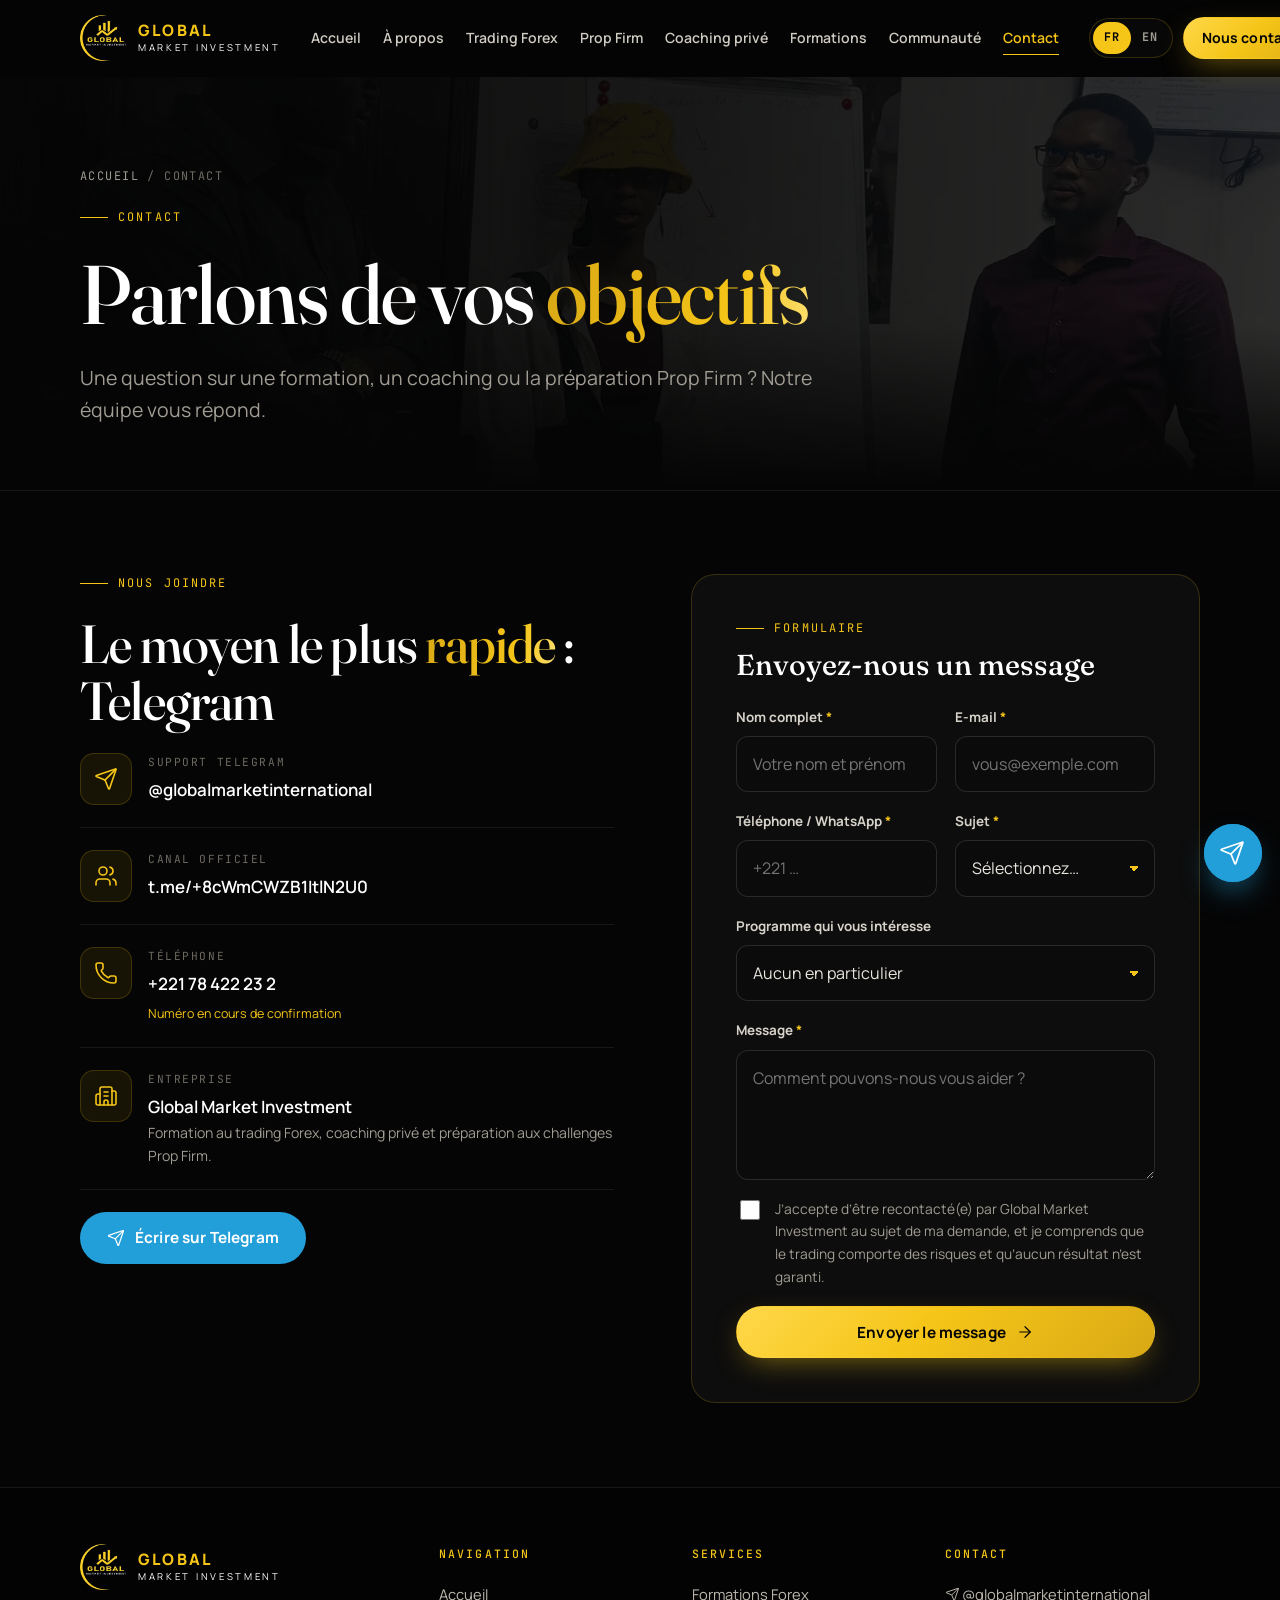
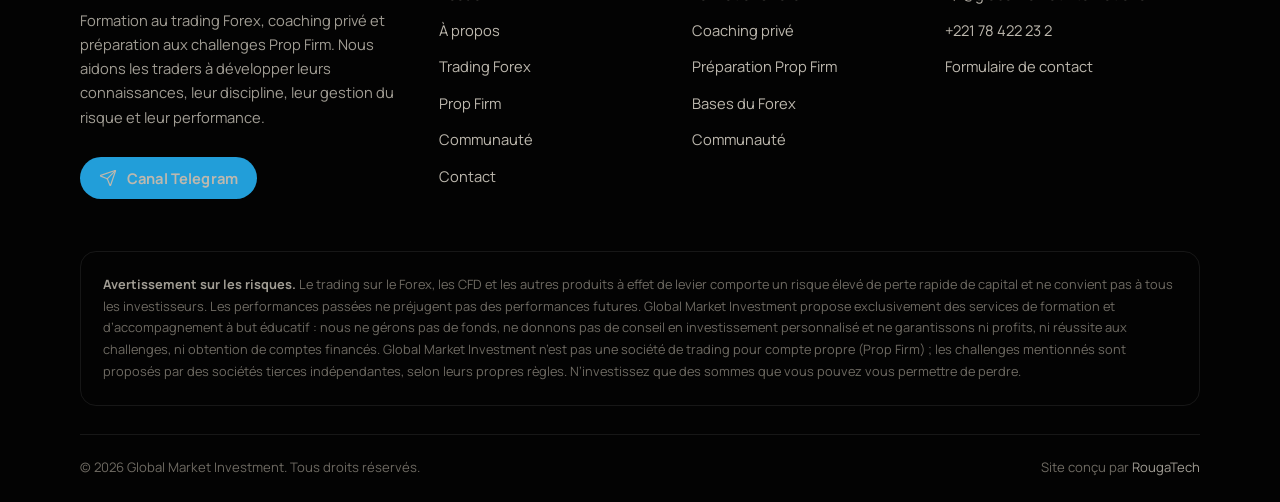
<file: contact.html>
<!doctype html>
<html lang="fr" class="no-js" data-title-fr="Contact — Global Market Investment" data-title-en="Contact — Global Market Investment" data-desc-fr="Contactez Global Market Investment : support Telegram @globalmarketinternational, téléphone et formulaire de contact." data-desc-en="Contact Global Market Investment: Telegram support @globalmarketinternational, phone and contact form.">
<head>
<meta charset="utf-8">
<meta name="viewport" content="width=device-width, initial-scale=1, viewport-fit=cover">
<title>Contact — Global Market Investment</title>
<meta name="description" content="Contactez Global Market Investment : support Telegram @globalmarketinternational, téléphone et formulaire de contact.">
<meta name="theme-color" content="#050505">
<meta property="og:type" content="website">
<meta property="og:site_name" content="Global Market Investment">
<meta property="og:title" content="Contact — Global Market Investment">
<meta property="og:description" content="Contactez Global Market Investment : support Telegram @globalmarketinternational, téléphone et formulaire de contact.">
<meta property="og:image" content="assets/img/og-image.jpg">
<meta name="twitter:card" content="summary_large_image">
<link rel="icon" type="image/png" href="assets/img/favicon.png">
<link rel="apple-touch-icon" href="assets/img/apple-touch-icon.png">
<link rel="preload" href="assets/fonts/fraunces.woff2" as="font" type="font/woff2" crossorigin>
<link rel="preload" href="assets/fonts/manrope-400.woff2" as="font" type="font/woff2" crossorigin>
<link rel="stylesheet" href="assets/css/style.css?v=20261105">
<script>(function(){try{var q=new URLSearchParams(location.search).get("lang");var l=q||localStorage.getItem("gmi-lang");if(l==="en"||l==="fr")document.documentElement.lang=l;}catch(e){}})();</script>
</head>
<body>
<svg xmlns="http://www.w3.org/2000/svg" style="display:none"><symbol id="i-graduation-cap" viewBox="0 0 24 24" fill="none" stroke="currentColor" stroke-width="1.6" stroke-linecap="round" stroke-linejoin="round"><path d="M21.42 10.922a1 1 0 0 0-.019-1.838L12.83 5.18a2 2 0 0 0-1.66 0L2.6 9.08a1 1 0 0 0 0 1.832l8.57 3.908a2 2 0 0 0 1.66 0z" />
  <path d="M22 10v6" />
  <path d="M6 12.5V16a6 3 0 0 0 12 0v-3.5" /></symbol><symbol id="i-user-round-check" viewBox="0 0 24 24" fill="none" stroke="currentColor" stroke-width="1.6" stroke-linecap="round" stroke-linejoin="round"><path d="M2 21a8 8 0 0 1 13.292-6" />
  <circle cx="10" cy="8" r="5" />
  <path d="m16 19 2 2 4-4" /></symbol><symbol id="i-target" viewBox="0 0 24 24" fill="none" stroke="currentColor" stroke-width="1.6" stroke-linecap="round" stroke-linejoin="round"><circle cx="12" cy="12" r="10" />
  <circle cx="12" cy="12" r="6" />
  <circle cx="12" cy="12" r="2" /></symbol><symbol id="i-users" viewBox="0 0 24 24" fill="none" stroke="currentColor" stroke-width="1.6" stroke-linecap="round" stroke-linejoin="round"><path d="M16 21v-2a4 4 0 0 0-4-4H6a4 4 0 0 0-4 4v2" />
  <path d="M16 3.128a4 4 0 0 1 0 7.744" />
  <path d="M22 21v-2a4 4 0 0 0-3-3.87" />
  <circle cx="9" cy="7" r="4" /></symbol><symbol id="i-send" viewBox="0 0 24 24" fill="none" stroke="currentColor" stroke-width="1.6" stroke-linecap="round" stroke-linejoin="round"><path d="M14.536 21.686a.5.5 0 0 0 .937-.024l6.5-19a.496.496 0 0 0-.635-.635l-19 6.5a.5.5 0 0 0-.024.937l7.93 3.18a2 2 0 0 1 1.112 1.11z" />
  <path d="m21.854 2.147-10.94 10.939" /></symbol><symbol id="i-phone" viewBox="0 0 24 24" fill="none" stroke="currentColor" stroke-width="1.6" stroke-linecap="round" stroke-linejoin="round"><path d="M13.832 16.568a1 1 0 0 0 1.213-.303l.355-.465A2 2 0 0 1 17 15h3a2 2 0 0 1 2 2v3a2 2 0 0 1-2 2A18 18 0 0 1 2 4a2 2 0 0 1 2-2h3a2 2 0 0 1 2 2v3a2 2 0 0 1-.8 1.6l-.468.351a1 1 0 0 0-.292 1.233 14 14 0 0 0 6.392 6.384" /></symbol><symbol id="i-mail" viewBox="0 0 24 24" fill="none" stroke="currentColor" stroke-width="1.6" stroke-linecap="round" stroke-linejoin="round"><path d="m22 7-8.991 5.727a2 2 0 0 1-2.009 0L2 7" />
  <rect x="2" y="4" width="20" height="16" rx="2" /></symbol><symbol id="i-shield-check" viewBox="0 0 24 24" fill="none" stroke="currentColor" stroke-width="1.6" stroke-linecap="round" stroke-linejoin="round"><path d="M20 13c0 5-3.5 7.5-7.66 8.95a1 1 0 0 1-.67-.01C7.5 20.5 4 18 4 13V6a1 1 0 0 1 1-1c2 0 4.5-1.2 6.24-2.72a1.17 1.17 0 0 1 1.52 0C14.51 3.81 17 5 19 5a1 1 0 0 1 1 1z" />
  <path d="m9 12 2 2 4-4" /></symbol><symbol id="i-brain" viewBox="0 0 24 24" fill="none" stroke="currentColor" stroke-width="1.6" stroke-linecap="round" stroke-linejoin="round"><path d="M12 18V5" />
  <path d="M15 13a4.17 4.17 0 01-3-4 4.17 4.17 0 01-3 4" />
  <path d="M17.707 6.294A3 3 0 1012 5a3 3 0 10-5.707 1.294" />
  <path d="M17.996 5.125a4 4 0 012.526 5.77" />
  <path d="M18 18a4 4 0 002-7.465" />
  <path d="M19.967 17.482a4 4 0 11-7.967.517 4 4 0 11-7.967-.517" />
  <path d="M6 18a4 4 0 01-2-7.465" />
  <path d="M6.004 5.125a4 4 0 00-2.526 5.77" /></symbol><symbol id="i-chart-candlestick" viewBox="0 0 24 24" fill="none" stroke="currentColor" stroke-width="1.6" stroke-linecap="round" stroke-linejoin="round"><path d="M9 5v4" />
  <rect width="4" height="6" x="7" y="9" rx="1" />
  <path d="M9 15v2" />
  <path d="M17 3v2" />
  <rect width="4" height="8" x="15" y="5" rx="1" />
  <path d="M17 13v3" />
  <path d="M3 3v16a2 2 0 0 0 2 2h16" /></symbol><symbol id="i-chart-line" viewBox="0 0 24 24" fill="none" stroke="currentColor" stroke-width="1.6" stroke-linecap="round" stroke-linejoin="round"><path d="M3 3v16a2 2 0 0 0 2 2h16" />
  <path d="m19 9-5 5-4-4-3 3" /></symbol><symbol id="i-chart-no-axes-combined" viewBox="0 0 24 24" fill="none" stroke="currentColor" stroke-width="1.6" stroke-linecap="round" stroke-linejoin="round"><path d="M12 16v5" />
  <path d="M16 14.639V21" />
  <path d="M20 10.656V21" />
  <path d="m22 3-8.646 8.646a.5.5 0 0 1-.708 0L9.354 8.354a.5.5 0 0 0-.707 0L2 15" />
  <path d="M4 18.463V21" />
  <path d="M8 14.656V21" /></symbol><symbol id="i-globe" viewBox="0 0 24 24" fill="none" stroke="currentColor" stroke-width="1.6" stroke-linecap="round" stroke-linejoin="round"><circle cx="12" cy="12" r="10" />
  <path d="M12 2a14.5 14.5 0 0 0 0 20 14.5 14.5 0 0 0 0-20" />
  <path d="M2 12h20" /></symbol><symbol id="i-clock" viewBox="0 0 24 24" fill="none" stroke="currentColor" stroke-width="1.6" stroke-linecap="round" stroke-linejoin="round"><circle cx="12" cy="12" r="10" />
  <path d="M12 6v6l4 2" /></symbol><symbol id="i-scale" viewBox="0 0 24 24" fill="none" stroke="currentColor" stroke-width="1.6" stroke-linecap="round" stroke-linejoin="round"><path d="M12 3v18" />
  <path d="m19 8 3 8a5 5 0 0 1-6 0zV7" />
  <path d="M3 7h1a17 17 0 0 0 8-2 17 17 0 0 0 8 2h1" />
  <path d="m5 8 3 8a5 5 0 0 1-6 0zV7" />
  <path d="M7 21h10" /></symbol><symbol id="i-book-open" viewBox="0 0 24 24" fill="none" stroke="currentColor" stroke-width="1.6" stroke-linecap="round" stroke-linejoin="round"><path d="M12 5v16" />
  <path d="M20.001 19A2 2 0 0022 17V5a2 2 0 00-1.999-2L16 3.002A5 5 0 0012 5a5 5 0 00-4-2H4a2 2 0 00-2 2v12a2 2 0 001.999 2H8a5 5 0 014 2 5 5 0 014-2z" /></symbol><symbol id="i-arrow-right" viewBox="0 0 24 24" fill="none" stroke="currentColor" stroke-width="1.6" stroke-linecap="round" stroke-linejoin="round"><path d="M5 12h14" />
  <path d="m12 5 7 7-7 7" /></symbol><symbol id="i-arrow-up-right" viewBox="0 0 24 24" fill="none" stroke="currentColor" stroke-width="1.6" stroke-linecap="round" stroke-linejoin="round"><path d="M7 7h10v10" />
  <path d="M7 17 17 7" /></symbol><symbol id="i-check" viewBox="0 0 24 24" fill="none" stroke="currentColor" stroke-width="1.6" stroke-linecap="round" stroke-linejoin="round"><path d="M20 6 9 17l-5-5" /></symbol><symbol id="i-x" viewBox="0 0 24 24" fill="none" stroke="currentColor" stroke-width="1.6" stroke-linecap="round" stroke-linejoin="round"><path d="M18 6 6 18" />
  <path d="m6 6 12 12" /></symbol><symbol id="i-menu" viewBox="0 0 24 24" fill="none" stroke="currentColor" stroke-width="1.6" stroke-linecap="round" stroke-linejoin="round"><path d="M4 5h16" />
  <path d="M4 12h16" />
  <path d="M4 19h16" /></symbol><symbol id="i-triangle-alert" viewBox="0 0 24 24" fill="none" stroke="currentColor" stroke-width="1.6" stroke-linecap="round" stroke-linejoin="round"><path d="m21.73 18-8-14a2 2 0 0 0-3.48 0l-8 14A2 2 0 0 0 4 21h16a2 2 0 0 0 1.73-3" />
  <path d="M12 9v4" />
  <path d="M12 17h.01" /></symbol><symbol id="i-trending-up" viewBox="0 0 24 24" fill="none" stroke="currentColor" stroke-width="1.6" stroke-linecap="round" stroke-linejoin="round"><path d="M16 7h6v6" />
  <path d="m22 7-8.5 8.5-5-5L2 17" /></symbol><symbol id="i-crosshair" viewBox="0 0 24 24" fill="none" stroke="currentColor" stroke-width="1.6" stroke-linecap="round" stroke-linejoin="round"><circle cx="12" cy="12" r="10" />
  <line x1="22" x2="18" y1="12" y2="12" />
  <line x1="6" x2="2" y1="12" y2="12" />
  <line x1="12" x2="12" y1="6" y2="2" />
  <line x1="12" x2="12" y1="22" y2="18" /></symbol><symbol id="i-calendar" viewBox="0 0 24 24" fill="none" stroke="currentColor" stroke-width="1.6" stroke-linecap="round" stroke-linejoin="round"><path d="M8 2v3" />
  <path d="M16 2v3" />
  <rect x="3" y="3" width="18" height="18" rx="2" />
  <path d="M3 9h18" /></symbol><symbol id="i-message-circle" viewBox="0 0 24 24" fill="none" stroke="currentColor" stroke-width="1.6" stroke-linecap="round" stroke-linejoin="round"><path d="M2.992 16.342a2 2 0 0 1 .094 1.167l-1.065 3.29a1 1 0 0 0 1.236 1.168l3.413-.998a2 2 0 0 1 1.099.092 10 10 0 1 0-4.777-4.719" /></symbol><symbol id="i-compass" viewBox="0 0 24 24" fill="none" stroke="currentColor" stroke-width="1.6" stroke-linecap="round" stroke-linejoin="round"><circle cx="12" cy="12" r="10" />
  <path d="m16.24 7.76-1.804 5.411a2 2 0 0 1-1.265 1.265L7.76 16.24l1.804-5.411a2 2 0 0 1 1.265-1.265z" /></symbol><symbol id="i-layers" viewBox="0 0 24 24" fill="none" stroke="currentColor" stroke-width="1.6" stroke-linecap="round" stroke-linejoin="round"><path d="M12.83 2.18a2 2 0 0 0-1.66 0L2.6 6.08a1 1 0 0 0 0 1.83l8.58 3.91a2 2 0 0 0 1.66 0l8.58-3.9a1 1 0 0 0 0-1.83z" />
  <path d="M2 12a1 1 0 0 0 .58.91l8.6 3.91a2 2 0 0 0 1.65 0l8.58-3.9A1 1 0 0 0 22 12" />
  <path d="M2 17a1 1 0 0 0 .58.91l8.6 3.91a2 2 0 0 0 1.65 0l8.58-3.9A1 1 0 0 0 22 17" /></symbol><symbol id="i-lightbulb" viewBox="0 0 24 24" fill="none" stroke="currentColor" stroke-width="1.6" stroke-linecap="round" stroke-linejoin="round"><path d="M15 14c.2-1 .7-1.7 1.5-2.5 1-.9 1.5-2.2 1.5-3.5A6 6 0 0 0 6 8c0 1 .2 2.2 1.5 3.5.7.7 1.3 1.5 1.5 2.5" />
  <path d="M9 18h6" />
  <path d="M10 22h4" /></symbol><symbol id="i-eye" viewBox="0 0 24 24" fill="none" stroke="currentColor" stroke-width="1.6" stroke-linecap="round" stroke-linejoin="round"><path d="M2.062 12.348a1 1 0 0 1 0-.696 10.75 10.75 0 0 1 19.876 0 1 1 0 0 1 0 .696 10.75 10.75 0 0 1-19.876 0" />
  <circle cx="12" cy="12" r="3" /></symbol><symbol id="i-handshake" viewBox="0 0 24 24" fill="none" stroke="currentColor" stroke-width="1.6" stroke-linecap="round" stroke-linejoin="round"><path d="m11 17 2 2a1 1 0 1 0 3-3" />
  <path d="m14 14 2.5 2.5a1 1 0 1 0 3-3l-3.88-3.88a3 3 0 0 0-4.24 0l-.88.88a1 1 0 1 1-3-3l2.81-2.81a5.79 5.79 0 0 1 7.06-.87l.47.28a2 2 0 0 0 1.42.25L21 4" />
  <path d="m21 3 1 11h-2" />
  <path d="M3 3 2 14l6.5 6.5a1 1 0 1 0 3-3" />
  <path d="M3 4h8" /></symbol><symbol id="i-gauge" viewBox="0 0 24 24" fill="none" stroke="currentColor" stroke-width="1.6" stroke-linecap="round" stroke-linejoin="round"><path d="m12 14 4-4" />
  <path d="M3.34 19a10 10 0 1 1 17.32 0" /></symbol><symbol id="i-clipboard-check" viewBox="0 0 24 24" fill="none" stroke="currentColor" stroke-width="1.6" stroke-linecap="round" stroke-linejoin="round"><rect width="8" height="4" x="8" y="2" rx="1" ry="1" />
  <path d="M16 4h2a2 2 0 0 1 2 2v14a2 2 0 0 1-2 2H6a2 2 0 0 1-2-2V6a2 2 0 0 1 2-2h2" />
  <path d="m9 14 2 2 4-4" /></symbol><symbol id="i-notebook-pen" viewBox="0 0 24 24" fill="none" stroke="currentColor" stroke-width="1.6" stroke-linecap="round" stroke-linejoin="round"><path d="M13.4 2H6a2 2 0 0 0-2 2v16a2 2 0 0 0 2 2h12a2 2 0 0 0 2-2v-7.4" />
  <path d="M2 6h4" />
  <path d="M2 10h4" />
  <path d="M2 14h4" />
  <path d="M2 18h4" />
  <path d="M21.378 5.626a1 1 0 1 0-3.004-3.004l-5.01 5.012a2 2 0 0 0-.506.854l-.837 2.87a.5.5 0 0 0 .62.62l2.87-.837a2 2 0 0 0 .854-.506z" /></symbol><symbol id="i-lock" viewBox="0 0 24 24" fill="none" stroke="currentColor" stroke-width="1.6" stroke-linecap="round" stroke-linejoin="round"><rect width="18" height="11" x="3" y="11" rx="2" ry="2" />
  <path d="M7 11V7a5 5 0 0 1 10 0v4" /></symbol><symbol id="i-map-pin" viewBox="0 0 24 24" fill="none" stroke="currentColor" stroke-width="1.6" stroke-linecap="round" stroke-linejoin="round"><path d="M20 10c0 4.993-5.539 10.193-7.399 11.799a1 1 0 0 1-1.202 0C9.539 20.193 4 14.993 4 10a8 8 0 0 1 16 0" />
  <circle cx="12" cy="10" r="3" /></symbol><symbol id="i-copy" viewBox="0 0 24 24" fill="none" stroke="currentColor" stroke-width="1.6" stroke-linecap="round" stroke-linejoin="round"><rect width="14" height="14" x="8" y="8" rx="2" ry="2" />
  <path d="M4 16c-1.1 0-2-.9-2-2V4c0-1.1.9-2 2-2h10c1.1 0 2 .9 2 2" /></symbol><symbol id="i-chevron-down" viewBox="0 0 24 24" fill="none" stroke="currentColor" stroke-width="1.6" stroke-linecap="round" stroke-linejoin="round"><path d="m6 9 6 6 6-6" /></symbol><symbol id="i-languages" viewBox="0 0 24 24" fill="none" stroke="currentColor" stroke-width="1.6" stroke-linecap="round" stroke-linejoin="round"><path d="m5 8 6 6" />
  <path d="m4 14 6-6 2-3" />
  <path d="M2 5h12" />
  <path d="M7 2h1" />
  <path d="m22 22-5-10-5 10" />
  <path d="M14 18h6" /></symbol><symbol id="i-sparkles" viewBox="0 0 24 24" fill="none" stroke="currentColor" stroke-width="1.6" stroke-linecap="round" stroke-linejoin="round"><path d="M11.017 2.814a1 1 0 0 1 1.966 0l1.051 5.558a2 2 0 0 0 1.594 1.594l5.558 1.051a1 1 0 0 1 0 1.966l-5.558 1.051a2 2 0 0 0-1.594 1.594l-1.051 5.558a1 1 0 0 1-1.966 0l-1.051-5.558a2 2 0 0 0-1.594-1.594l-5.558-1.051a1 1 0 0 1 0-1.966l5.558-1.051a2 2 0 0 0 1.594-1.594z" />
  <path d="M20 2v4" />
  <path d="M22 4h-4" />
  <circle cx="4" cy="20" r="2" /></symbol><symbol id="i-newspaper" viewBox="0 0 24 24" fill="none" stroke="currentColor" stroke-width="1.6" stroke-linecap="round" stroke-linejoin="round"><path d="M15 18h-5" />
  <path d="M18 14h-8" />
  <path d="M4 22h16a2 2 0 0 0 2-2V4a2 2 0 0 0-2-2H8a2 2 0 0 0-2 2v16a2 2 0 0 1-4 0v-9a2 2 0 0 1 2-2h2" />
  <rect width="8" height="4" x="10" y="6" rx="1" /></symbol><symbol id="i-landmark" viewBox="0 0 24 24" fill="none" stroke="currentColor" stroke-width="1.6" stroke-linecap="round" stroke-linejoin="round"><path d="M10 18v-7" />
  <path d="M11.119 2.205a2 2 0 0 1 1.762 0l7.84 3.846A.5.5 0 0 1 20.5 7h-17a.5.5 0 0 1-.22-.949z" />
  <path d="M14 18v-7" />
  <path d="M18 18v-7" />
  <path d="M3 22h18" />
  <path d="M6 18v-7" /></symbol><symbol id="i-calculator" viewBox="0 0 24 24" fill="none" stroke="currentColor" stroke-width="1.6" stroke-linecap="round" stroke-linejoin="round"><rect width="16" height="20" x="4" y="2" rx="2" />
  <line x1="8" x2="16" y1="6" y2="6" />
  <line x1="16" x2="16" y1="14" y2="18" />
  <path d="M16 10h.01" />
  <path d="M12 10h.01" />
  <path d="M8 10h.01" />
  <path d="M12 14h.01" />
  <path d="M8 14h.01" />
  <path d="M12 18h.01" />
  <path d="M8 18h.01" /></symbol><symbol id="i-zap" viewBox="0 0 24 24" fill="none" stroke="currentColor" stroke-width="1.6" stroke-linecap="round" stroke-linejoin="round"><path d="M15.914 4a1.5 1.5 0 00-2.474-1.561l-9 9A1.5 1.5 0 005.5 14h4.002a.5.5 0 01.471.666L8.086 20a1.5 1.5 0 002.475 1.56l9-9A1.5 1.5 0 0018.5 10h-3.997a.5.5 0 01-.472-.667z" /></symbol><symbol id="i-coins" viewBox="0 0 24 24" fill="none" stroke="currentColor" stroke-width="1.6" stroke-linecap="round" stroke-linejoin="round"><path d="M13.744 17.736a6 6 0 1 1-7.48-7.48" />
  <path d="M15 6h1v4" />
  <path d="m6.134 14.768.866-.5 2 3.464" />
  <circle cx="16" cy="8" r="6" /></symbol><symbol id="i-list-checks" viewBox="0 0 24 24" fill="none" stroke="currentColor" stroke-width="1.6" stroke-linecap="round" stroke-linejoin="round"><path d="M13 5h8" />
  <path d="M13 12h8" />
  <path d="M13 19h8" />
  <path d="m3 17 2 2 4-4" />
  <path d="m3 7 2 2 4-4" /></symbol><symbol id="i-file-text" viewBox="0 0 24 24" fill="none" stroke="currentColor" stroke-width="1.6" stroke-linecap="round" stroke-linejoin="round"><path d="M6 22a2 2 0 0 1-2-2V4a2 2 0 0 1 2-2h8a2.4 2.4 0 0 1 1.704.706l3.588 3.588A2.4 2.4 0 0 1 20 8v12a2 2 0 0 1-2 2z" />
  <path d="M14 2v5a1 1 0 0 0 1 1h5" />
  <path d="M10 9H8" />
  <path d="M16 13H8" />
  <path d="M16 17H8" /></symbol><symbol id="i-quote" viewBox="0 0 24 24" fill="none" stroke="currentColor" stroke-width="1.6" stroke-linecap="round" stroke-linejoin="round"><path d="M16 3a2 2 0 0 0-2 2v6a2 2 0 0 0 2 2 1 1 0 0 1 1 1v1a2 2 0 0 1-2 2 1 1 0 0 0-1 1v2a1 1 0 0 0 1 1 6 6 0 0 0 6-6V5a2 2 0 0 0-2-2z" />
  <path d="M5 3a2 2 0 0 0-2 2v6a2 2 0 0 0 2 2 1 1 0 0 1 1 1v1a2 2 0 0 1-2 2 1 1 0 0 0-1 1v2a1 1 0 0 0 1 1 6 6 0 0 0 6-6V5a2 2 0 0 0-2-2z" /></symbol><symbol id="i-user-round" viewBox="0 0 24 24" fill="none" stroke="currentColor" stroke-width="1.6" stroke-linecap="round" stroke-linejoin="round"><circle cx="12" cy="8" r="5" />
  <path d="M20 21a8 8 0 0 0-16 0" /></symbol><symbol id="i-building-2" viewBox="0 0 24 24" fill="none" stroke="currentColor" stroke-width="1.6" stroke-linecap="round" stroke-linejoin="round"><path d="M10 12h4" />
  <path d="M10 8h4" />
  <path d="M14 21v-3a2 2 0 0 0-4 0v3" />
  <path d="M6 10H4a2 2 0 0 0-2 2v7a2 2 0 0 0 2 2h16a2 2 0 0 0 2-2V9a2 2 0 0 0-2-2h-2" />
  <path d="M6 21V5a2 2 0 0 1 2-2h8a2 2 0 0 1 2 2v16" /></symbol><symbol id="i-timer" viewBox="0 0 24 24" fill="none" stroke="currentColor" stroke-width="1.6" stroke-linecap="round" stroke-linejoin="round"><line x1="10" x2="14" y1="2" y2="2" />
  <line x1="12" x2="15" y1="14" y2="11" />
  <circle cx="12" cy="14" r="8" /></symbol><symbol id="i-route" viewBox="0 0 24 24" fill="none" stroke="currentColor" stroke-width="1.6" stroke-linecap="round" stroke-linejoin="round"><circle cx="6" cy="19" r="3" />
  <path d="M9 19h8.5a3.5 3.5 0 0 0 0-7h-11a3.5 3.5 0 0 1 0-7H15" />
  <circle cx="18" cy="5" r="3" /></symbol><symbol id="i-shield" viewBox="0 0 24 24" fill="none" stroke="currentColor" stroke-width="1.6" stroke-linecap="round" stroke-linejoin="round"><path d="M20 13c0 5-3.5 7.5-7.66 8.95a1 1 0 0 1-.67-.01C7.5 20.5 4 18 4 13V6a1 1 0 0 1 1-1c2 0 4.5-1.2 6.24-2.72a1.17 1.17 0 0 1 1.52 0C14.51 3.81 17 5 19 5a1 1 0 0 1 1 1z" /></symbol><symbol id="i-badge-check" viewBox="0 0 24 24" fill="none" stroke="currentColor" stroke-width="1.6" stroke-linecap="round" stroke-linejoin="round"><path d="M3.85 8.62a4 4 0 0 1 4.78-4.77 4 4 0 0 1 6.74 0 4 4 0 0 1 4.78 4.78 4 4 0 0 1 0 6.74 4 4 0 0 1-4.77 4.78 4 4 0 0 1-6.75 0 4 4 0 0 1-4.78-4.77 4 4 0 0 1 0-6.76Z" />
  <path d="m16 9-5.5 5.5L8 12" /></symbol><symbol id="i-info" viewBox="0 0 24 24" fill="none" stroke="currentColor" stroke-width="1.6" stroke-linecap="round" stroke-linejoin="round"><circle cx="12" cy="12" r="10" />
  <path d="M12 16v-4" />
  <path d="M12 8h.01" /></symbol></svg>
<a class="skip" href="#main"><span class="fr">Aller au contenu</span><span class="en">Skip to content</span></a>
<div class="progress" aria-hidden="true"><i></i></div>
<header class="site-header">
  <div class="wrap nav">
    <a class="brand" href="index.html" aria-label="Global Market Investment">
      <img src="assets/img/logo-sm.webp" width="158" height="160" alt="Logo Global Market Investment">
      <span class="brand-txt"><b>GLOBAL</b><span>MARKET INVESTMENT</span></span>
    </a>
    <nav aria-label="Navigation principale"><ul class="menu"><li><a href="index.html"><span class="fr">Accueil</span><span class="en">Home</span></a></li><li><a href="a-propos.html"><span class="fr">À propos</span><span class="en">About</span></a></li><li><a href="trading-forex.html"><span class="fr">Trading Forex</span><span class="en">Forex Trading</span></a></li><li><a href="prop-firm.html"><span class="fr">Prop Firm</span><span class="en">Prop Firm</span></a></li><li><a href="coaching-prive.html"><span class="fr">Coaching privé</span><span class="en">Private Coaching</span></a></li><li><a href="formations.html"><span class="fr">Formations</span><span class="en">Programs</span></a></li><li><a href="communaute.html"><span class="fr">Communauté</span><span class="en">Community</span></a></li><li><a href="contact.html" aria-current="page"><span class="fr">Contact</span><span class="en">Contact</span></a></li></ul></nav>
    <div class="nav-tools">
      <div class="lang" role="group" aria-label="Langue / Language">
        <button type="button" data-lang="fr" aria-pressed="true">FR</button><button type="button" data-lang="en" aria-pressed="false">EN</button>
      </div>
      <a class="btn btn-gold btn-sm" href="contact.html"><span class="fr">Nous contacter</span><span class="en">Contact us</span></a>
      <button class="burger" type="button" aria-controls="mobile-panel" aria-expanded="false" aria-label="Menu" data-al-fr="Ouvrir le menu" data-al-en="Open menu"><svg class="ico" aria-hidden="true"><use href="#i-menu"/></svg></button>
    </div>
  </div>
</header>
  <div class="mobile-panel" id="mobile-panel">
    <ul><li><a href="index.html"><span class="fr">Accueil</span><span class="en">Home</span><svg class="ico" aria-hidden="true"><use href="#i-arrow-up-right"/></svg></a></li><li><a href="a-propos.html"><span class="fr">À propos</span><span class="en">About</span><svg class="ico" aria-hidden="true"><use href="#i-arrow-up-right"/></svg></a></li><li><a href="trading-forex.html"><span class="fr">Trading Forex</span><span class="en">Forex Trading</span><svg class="ico" aria-hidden="true"><use href="#i-arrow-up-right"/></svg></a></li><li><a href="prop-firm.html"><span class="fr">Prop Firm</span><span class="en">Prop Firm</span><svg class="ico" aria-hidden="true"><use href="#i-arrow-up-right"/></svg></a></li><li><a href="coaching-prive.html"><span class="fr">Coaching privé</span><span class="en">Private Coaching</span><svg class="ico" aria-hidden="true"><use href="#i-arrow-up-right"/></svg></a></li><li><a href="formations.html"><span class="fr">Formations</span><span class="en">Programs</span><svg class="ico" aria-hidden="true"><use href="#i-arrow-up-right"/></svg></a></li><li><a href="communaute.html"><span class="fr">Communauté</span><span class="en">Community</span><svg class="ico" aria-hidden="true"><use href="#i-arrow-up-right"/></svg></a></li><li><a href="contact.html" aria-current="page"><span class="fr">Contact</span><span class="en">Contact</span><svg class="ico" aria-hidden="true"><use href="#i-arrow-up-right"/></svg></a></li></ul>
    <div class="flex-btns"><a class="btn btn-gold btn-block" href="contact.html"><span class="fr">Nous contacter</span><span class="en">Contact us</span></a>
    <a class="btn btn-tg btn-block" data-tg-channel href="https://t.me/+8cWmCWZB1ItlN2U0" target="_blank" rel="noopener"><svg class="ico" aria-hidden="true"><use href="#i-send"/></svg><span class="fr">Rejoindre Telegram</span><span class="en">Join Telegram</span></a></div>
  </div>

<main id="main">
<section class="page-hero">
  <div class="bg"><img src="assets/img/echange-mentors.webp" srcset="assets/img/echange-mentors-sm.webp 900w, assets/img/echange-mentors.webp 1800w" sizes="100vw" width="1800" height="1350" alt="Échange avec l’équipe Global Market Investment" data-alt-fr="Échange avec l’équipe Global Market Investment" data-alt-en="Talking with the Global Market Investment team" fetchpriority="high"></div>
  <div class="wrap"><div class="inner">
    <div class="crumbs"><a href="index.html"><span class="fr">Accueil</span><span class="en">Home</span></a> / <span class="fr">Contact</span><span class="en">Contact</span></div>
    <span class="kicker"><span class="fr">Contact</span><span class="en">Contact</span></span>
    <h1><span class="fr">Parlons de vos <em class='g'>objectifs</em></span><span class="en">Let’s talk about your <em class='g'>goals</em></span></h1>
    <p class="fr lead">Une question sur une formation, un coaching ou la préparation Prop Firm ? Notre équipe vous répond.</p><p class="en lead">A question about a program, coaching or Prop Firm preparation? Our team will answer.</p>
    
  </div></div>
</section>
<section class="sec">
  <div class="wrap split" style="align-items:start">
    <div class="stack">
      <span class="kicker"><span class="fr">Nous joindre</span><span class="en">Reach us</span></span>
      <h2><span class="fr">Le moyen le plus <em class='g'>rapide</em> : Telegram</span><span class="en">The <em class='g'>fastest</em> way: Telegram</span></h2>
      <div>
        <div class="c-item"><div class="ibox"><svg class="ico" aria-hidden="true"><use href="#i-send"/></svg></div><div><small><span class="fr">Support Telegram</span><span class="en">Telegram support</span></small><a data-tg-support href="https://t.me/globalmarketinternational" target="_blank" rel="noopener"><span data-tg-support data-text>@globalmarketinternational</span></a></div></div>
        <div class="c-item"><div class="ibox"><svg class="ico" aria-hidden="true"><use href="#i-users"/></svg></div><div><small><span class="fr">Canal officiel</span><span class="en">Official channel</span></small><a data-tg-channel href="https://t.me/+8cWmCWZB1ItlN2U0" target="_blank" rel="noopener">t.me/+8cWmCWZB1ItlN2U0</a></div></div>
        <div class="c-item"><div class="ibox"><svg class="ico" aria-hidden="true"><use href="#i-phone"/></svg></div><div><small><span class="fr">Téléphone</span><span class="en">Phone</span></small><a data-phone href="tel:+22178422232">+221 78 422 23 2</a><br><span class="tbc-note" data-phone-note><span class="fr">Numéro en cours de confirmation</span><span class="en">Number pending confirmation</span></span></div></div>
        <div class="c-item" data-opt hidden><div class="ibox"><svg class="ico" aria-hidden="true"><use href="#i-mail"/></svg></div><div><small>E-mail</small><a data-email href="#"></a></div></div>
        <div class="c-item" data-opt hidden><div class="ibox"><svg class="ico" aria-hidden="true"><use href="#i-map-pin"/></svg></div><div><small><span class="fr">Adresse</span><span class="en">Address</span></small><b data-address></b></div></div>
        <div class="c-item" data-opt hidden><div class="ibox"><svg class="ico" aria-hidden="true"><use href="#i-clock"/></svg></div><div><small><span class="fr">Horaires</span><span class="en">Opening hours</span></small><b data-hours></b></div></div>
        <div class="c-item"><div class="ibox"><svg class="ico" aria-hidden="true"><use href="#i-building-2"/></svg></div><div><small><span class="fr">Entreprise</span><span class="en">Company</span></small><b>Global Market Investment</b><p class="small muted"><span class="fr">Formation au trading Forex, coaching privé et préparation aux challenges Prop Firm.</span><span class="en">Forex trading education, private coaching and Prop Firm challenge preparation.</span></p></div></div>
        <div class="c-item" data-social-wrap hidden><div class="ibox"><svg class="ico" aria-hidden="true"><use href="#i-globe"/></svg></div><div><small><span class="fr">Réseaux sociaux</span><span class="en">Social media</span></small><div class="stat-line"><a class="chip" data-social="facebook" href="#" hidden target="_blank" rel="noopener">Facebook</a><a class="chip" data-social="instagram" href="#" hidden target="_blank" rel="noopener">Instagram</a><a class="chip" data-social="tiktok" href="#" hidden target="_blank" rel="noopener">TikTok</a><a class="chip" data-social="youtube" href="#" hidden target="_blank" rel="noopener">YouTube</a><a class="chip" data-social="linkedin" href="#" hidden target="_blank" rel="noopener">LinkedIn</a><a class="chip" data-social="x" href="#" hidden target="_blank" rel="noopener">X</a></div></div></div>
      </div>
      <div class="flex-btns"><a class="btn btn-tg" data-tg-support href="https://t.me/globalmarketinternational" target="_blank" rel="noopener"><svg class="ico" aria-hidden="true"><use href="#i-send"/></svg><span class="fr">Écrire sur Telegram</span><span class="en">Message on Telegram</span></a><a class="btn btn-ghost" data-wa hidden href="#" target="_blank" rel="noopener">WhatsApp</a></div>
    </div>
    <div class="form-card" id="formulaire">
      <div class="stack" style="gap:10px;margin-bottom:26px"><span class="kicker"><span class="fr">Formulaire</span><span class="en">Form</span></span><h3 style="font-size:1.8rem"><span class="fr">Envoyez-nous un message</span><span class="en">Send us a message</span></h3></div>
      <form class="form" data-lead data-subject="Message depuis le site">
        <div class="row">
          <div class="field"><label for="m-nom"><span class="fr">Nom complet</span><span class="en">Full name</span> <span class="req">*</span></label><input id="m-nom" name="nom" type="text" required placeholder="Votre nom et prénom" data-ph-fr="Votre nom et prénom" data-ph-en="Your full name" autocomplete="name" minlength="2"><span class="err" role="alert"><span class="fr">Champ requis.</span><span class="en">Required field.</span></span></div>
          <div class="field"><label for="m-email"><span class="fr">E-mail</span><span class="en">Email</span> <span class="req">*</span></label><input id="m-email" name="email" type="email" required placeholder="vous@exemple.com" data-ph-fr="vous@exemple.com" data-ph-en="you@example.com" autocomplete="email"><span class="err" role="alert"><span class="fr">Adresse e-mail invalide.</span><span class="en">Invalid email address.</span></span></div>
        </div>
        <div class="row">
          <div class="field"><label for="m-tel"><span class="fr">Téléphone / WhatsApp</span><span class="en">Phone / WhatsApp</span> <span class="req">*</span></label><input id="m-tel" name="telephone" type="tel" required placeholder="+221 …" data-ph-fr="+221 …" data-ph-en="+221 …" autocomplete="tel"><span class="err" role="alert"><span class="fr">Numéro invalide (avec indicatif).</span><span class="en">Invalid number (include country code).</span></span></div>
          <div class="field"><label for="m-sujet"><span class="fr">Sujet</span><span class="en">Subject</span> <span class="req">*</span></label><select id="m-sujet" name="sujet" required><option value="" selected data-fr="Sélectionnez…" data-en="Select…">Sélectionnez…</option><option value="formations" data-fr="Formations" data-en="Training programs">Formations</option><option value="coaching" data-fr="Coaching privé" data-en="Private coaching">Coaching privé</option><option value="propfirm" data-fr="Préparation Prop Firm" data-en="Prop Firm preparation">Préparation Prop Firm</option><option value="communaute" data-fr="Communauté" data-en="Community">Communauté</option><option value="autre" data-fr="Autre demande" data-en="Other request">Autre demande</option></select><span class="err" role="alert"><span class="fr">Champ requis.</span><span class="en">Required field.</span></span></div>
        </div>
        <div class="field"><label for="f-programme"><span class="fr">Programme qui vous intéresse</span><span class="en">Program of interest</span></label><select id="f-programme" name="programme"><option value="" selected data-fr="Aucun en particulier" data-en="None in particular">Aucun en particulier</option><option value="fondamentaux" data-fr="Fondamentaux du Forex" data-en="Forex Fundamentals">Fondamentaux du Forex</option><option value="technique" data-fr="Analyse technique &amp; structure de marché" data-en="Technical Analysis &amp; Market Structure">Analyse technique & structure de marché</option><option value="risque" data-fr="Gestion du risque &amp; plan de trading" data-en="Risk Management &amp; Trading Plan">Gestion du risque & plan de trading</option><option value="propfirm" data-fr="Préparation aux challenges Prop Firm" data-en="Prop Firm Challenge Preparation">Préparation aux challenges Prop Firm</option><option value="psychologie" data-fr="Psychologie &amp; discipline du trader" data-en="Trader Psychology &amp; Discipline">Psychologie & discipline du trader</option><option value="mentorat" data-fr="Pratique encadrée en salle de marché" data-en="Supervised Practice in the Trading Room">Pratique encadrée en salle de marché</option></select><span class="err" role="alert"><span class="fr">Champ requis.</span><span class="en">Required field.</span></span></div>
        <div class="field"><label for="m-msg"><span class="fr">Message</span><span class="en">Message</span> <span class="req">*</span></label><textarea id="m-msg" name="message" required placeholder="Comment pouvons-nous vous aider ?" data-ph-fr="Comment pouvons-nous vous aider ?" data-ph-en="How can we help you?" minlength="10"></textarea><span class="err" role="alert"><span class="fr">Merci d’écrire un message (10 caractères min.).</span><span class="en">Please write a message (min. 10 characters).</span></span></div>
        <label class="consent"><input type="checkbox" name="consent" required><span><span class="fr">J’accepte d’être recontacté(e) par Global Market Investment au sujet de ma demande, et je comprends que le trading comporte des risques et qu’aucun résultat n’est garanti.</span><span class="en">I agree to be contacted by Global Market Investment about my request, and I understand that trading involves risk and that no result is guaranteed.</span></span></label>
<input class="hp" type="text" name="_gotcha" tabindex="-1" autocomplete="off" aria-hidden="true">
        <button class="btn btn-gold btn-block" type="submit"><span class="fr">Envoyer le message</span><span class="en">Send message</span><svg class="ico" aria-hidden="true"><use href="#i-arrow-right"/></svg></button>
      </form>
      <div class="form-result mt-m" role="status" aria-live="polite"></div>
    </div>
  </div>
</section>

</main>
<footer class="site-footer">
  <div class="wrap">
    <div class="f-grid">
      <div class="f-brand">
        <a class="brand" href="index.html"><img src="assets/img/logo-sm.webp" width="158" height="160" alt="Logo Global Market Investment" loading="lazy"><span class="brand-txt"><b>GLOBAL</b><span>MARKET INVESTMENT</span></span></a>
        <p class="fr">Formation au trading Forex, coaching privé et préparation aux challenges Prop Firm. Nous aidons les traders à développer leurs connaissances, leur discipline, leur gestion du risque et leur performance.</p><p class="en">Forex trading education, private coaching and Prop Firm challenge preparation. We help traders develop their knowledge, discipline, risk management and performance.</p>
        <div class="flex-btns mt-m"><a class="btn btn-tg btn-sm" data-tg-channel href="https://t.me/+8cWmCWZB1ItlN2U0" target="_blank" rel="noopener"><svg class="ico" aria-hidden="true"><use href="#i-send"/></svg><span class="fr">Canal Telegram</span><span class="en">Telegram channel</span></a></div>
      </div>
      <div><h5><span class="fr">Navigation</span><span class="en">Navigation</span></h5><ul><li><a href="index.html"><span class="fr">Accueil</span><span class="en">Home</span></a></li><li><a href="a-propos.html"><span class="fr">À propos</span><span class="en">About</span></a></li><li><a href="trading-forex.html"><span class="fr">Trading Forex</span><span class="en">Forex Trading</span></a></li><li><a href="prop-firm.html"><span class="fr">Prop Firm</span><span class="en">Prop Firm</span></a></li><li><a href="communaute.html"><span class="fr">Communauté</span><span class="en">Community</span></a></li><li><a href="contact.html"><span class="fr">Contact</span><span class="en">Contact</span></a></li></ul></div>
      <div><h5><span class="fr">Services</span><span class="en">Services</span></h5><ul>
        <li><a href="formations.html"><span class="fr">Formations Forex</span><span class="en">Forex programs</span></a></li>
        <li><a href="coaching-prive.html"><span class="fr">Coaching privé</span><span class="en">Private coaching</span></a></li>
        <li><a href="prop-firm.html"><span class="fr">Préparation Prop Firm</span><span class="en">Prop Firm preparation</span></a></li>
        <li><a href="trading-forex.html"><span class="fr">Bases du Forex</span><span class="en">Forex basics</span></a></li>
        <li><a href="communaute.html"><span class="fr">Communauté</span><span class="en">Community</span></a></li></ul></div>
      <div><h5><span class="fr">Contact</span><span class="en">Contact</span></h5><ul>
        <li><a data-tg-support href="https://t.me/globalmarketinternational" target="_blank" rel="noopener"><svg class="ico" aria-hidden="true"><use href="#i-send"/></svg> <span data-tg-support data-text>@globalmarketinternational</span></a></li>
        <li><a data-phone href="tel:+22178422232">+221 78 422 23 2</a></li>
        <li data-opt hidden><a data-email href="#"></a></li>
        <li><a href="contact.html"><span class="fr">Formulaire de contact</span><span class="en">Contact form</span></a></li></ul>
        <div data-social-wrap hidden class="mt-m"><h5><span class="fr">Réseaux sociaux</span><span class="en">Social media</span></h5><ul><li><a data-social="facebook" href="#" hidden target="_blank" rel="noopener">Facebook</a></li><li><a data-social="instagram" href="#" hidden target="_blank" rel="noopener">Instagram</a></li><li><a data-social="tiktok" href="#" hidden target="_blank" rel="noopener">TikTok</a></li><li><a data-social="youtube" href="#" hidden target="_blank" rel="noopener">YouTube</a></li><li><a data-social="linkedin" href="#" hidden target="_blank" rel="noopener">LinkedIn</a></li><li><a data-social="x" href="#" hidden target="_blank" rel="noopener">X</a></li></ul></div>
      </div>
    </div>
    <div class="f-risk" id="risque">
      <p class="fr"><strong>Avertissement sur les risques.</strong> Le trading sur le Forex, les CFD et les autres produits à effet de levier comporte un risque élevé de perte rapide de capital et ne convient pas à tous les investisseurs. Les performances passées ne préjugent pas des performances futures. Global Market Investment propose exclusivement des services de formation et d’accompagnement à but éducatif : nous ne gérons pas de fonds, ne donnons pas de conseil en investissement personnalisé et ne garantissons ni profits, ni réussite aux challenges, ni obtention de comptes financés. Global Market Investment n’est pas une société de trading pour compte propre (Prop Firm) ; les challenges mentionnés sont proposés par des sociétés tierces indépendantes, selon leurs propres règles. N’investissez que des sommes que vous pouvez vous permettre de perdre.</p><p class="en"><strong>Risk warning.</strong> Trading Forex, CFDs and other leveraged products carries a high risk of rapid capital loss and is not suitable for all investors. Past performance is not indicative of future results. Global Market Investment provides educational training and coaching services only: we do not manage funds, do not provide personalised investment advice, and do not guarantee profits, challenge success or funded accounts. Global Market Investment is not a proprietary trading firm (Prop Firm); the challenges mentioned are offered by independent third-party companies under their own rules. Only trade with money you can afford to lose.</p>
    </div>
    <div class="f-bottom">
      <span>© <span data-year>2026</span> Global Market Investment. <span class="fr">Tous droits réservés.</span><span class="en">All rights reserved.</span></span>
      <span><span class="fr">Site conçu par</span><span class="en">Website by</span> <a href="https://rougatech.com" target="_blank" rel="noopener">RougaTech</a></span>
    </div>
  </div>
</footer>
<a class="fab" data-tg-support href="https://t.me/globalmarketinternational" target="_blank" rel="noopener" aria-label="Telegram support" data-al-fr="Écrire au support Telegram" data-al-en="Message Telegram support"><svg class="ico" aria-hidden="true"><use href="#i-send"/></svg></a>
<script src="assets/js/config.js?v=20261105"></script>
<script src="assets/js/main.js?v=20261105" defer></script>
</body>
</html>
</file>
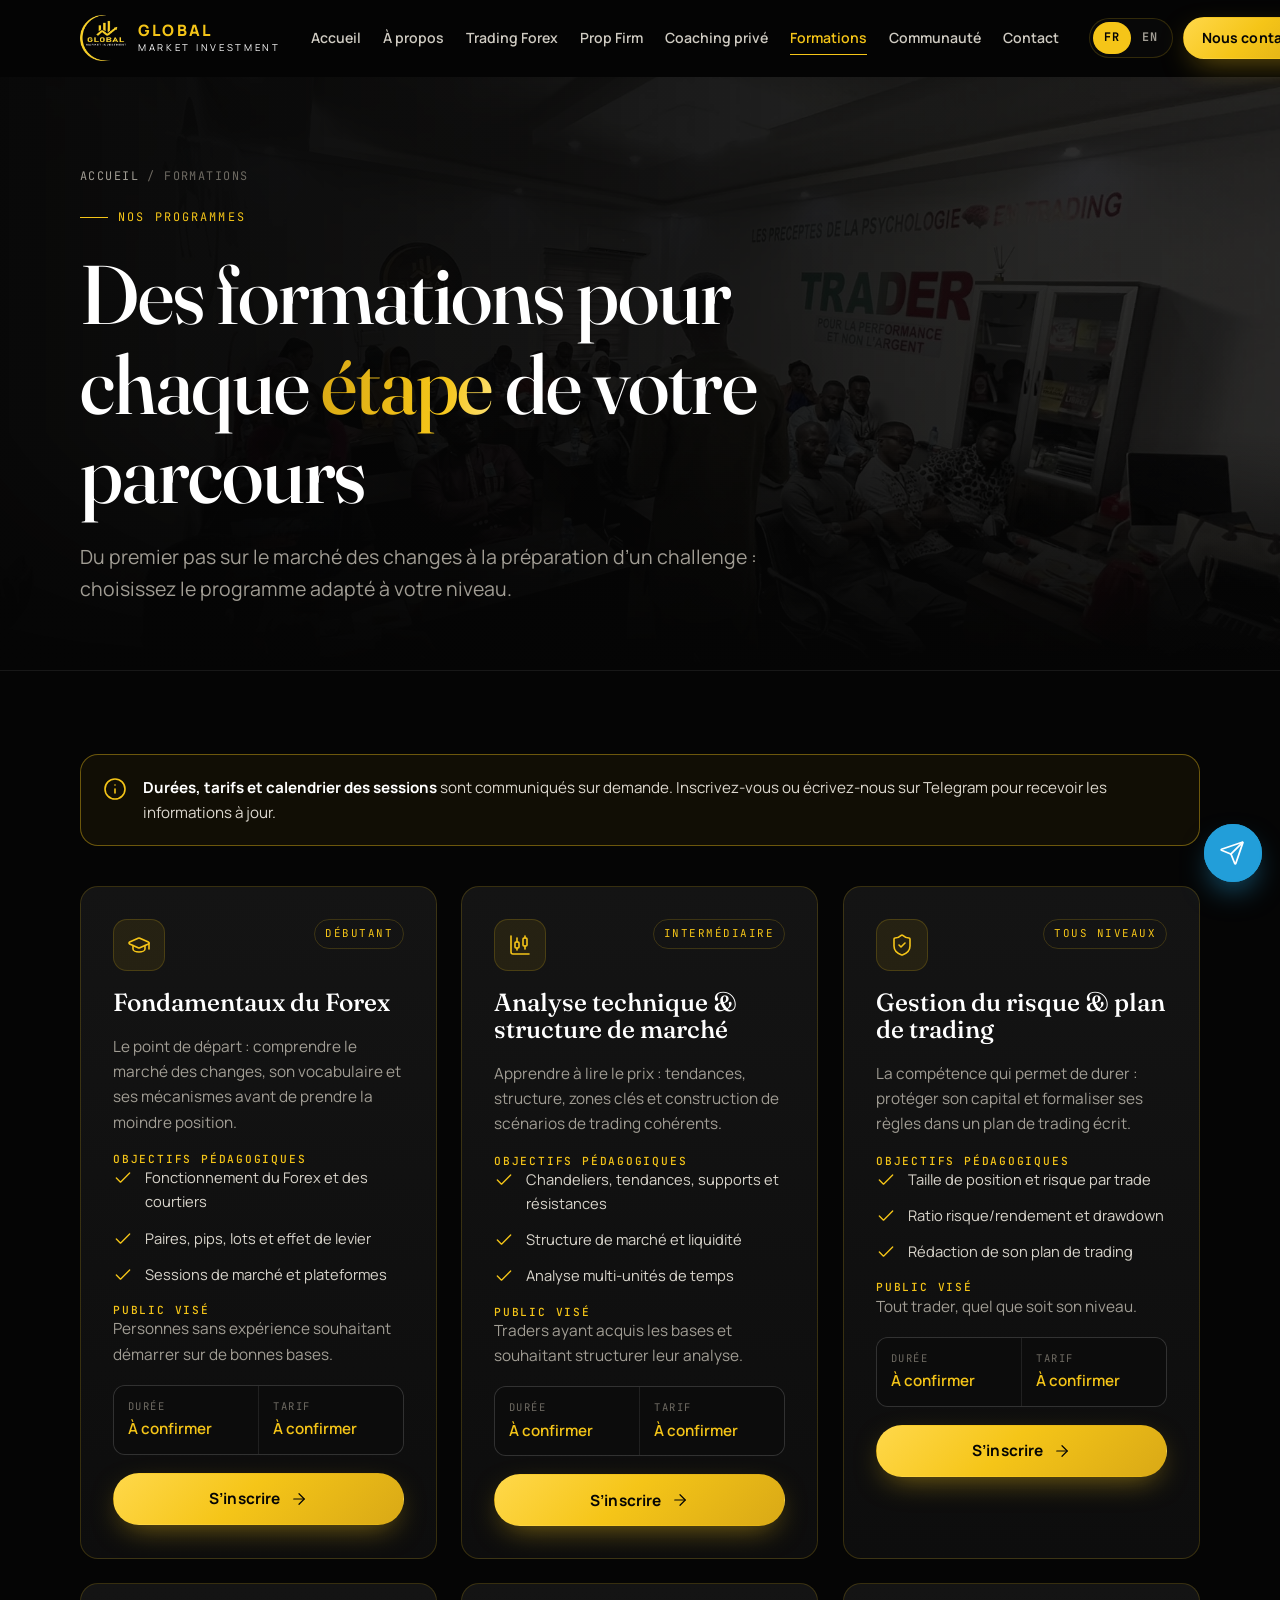
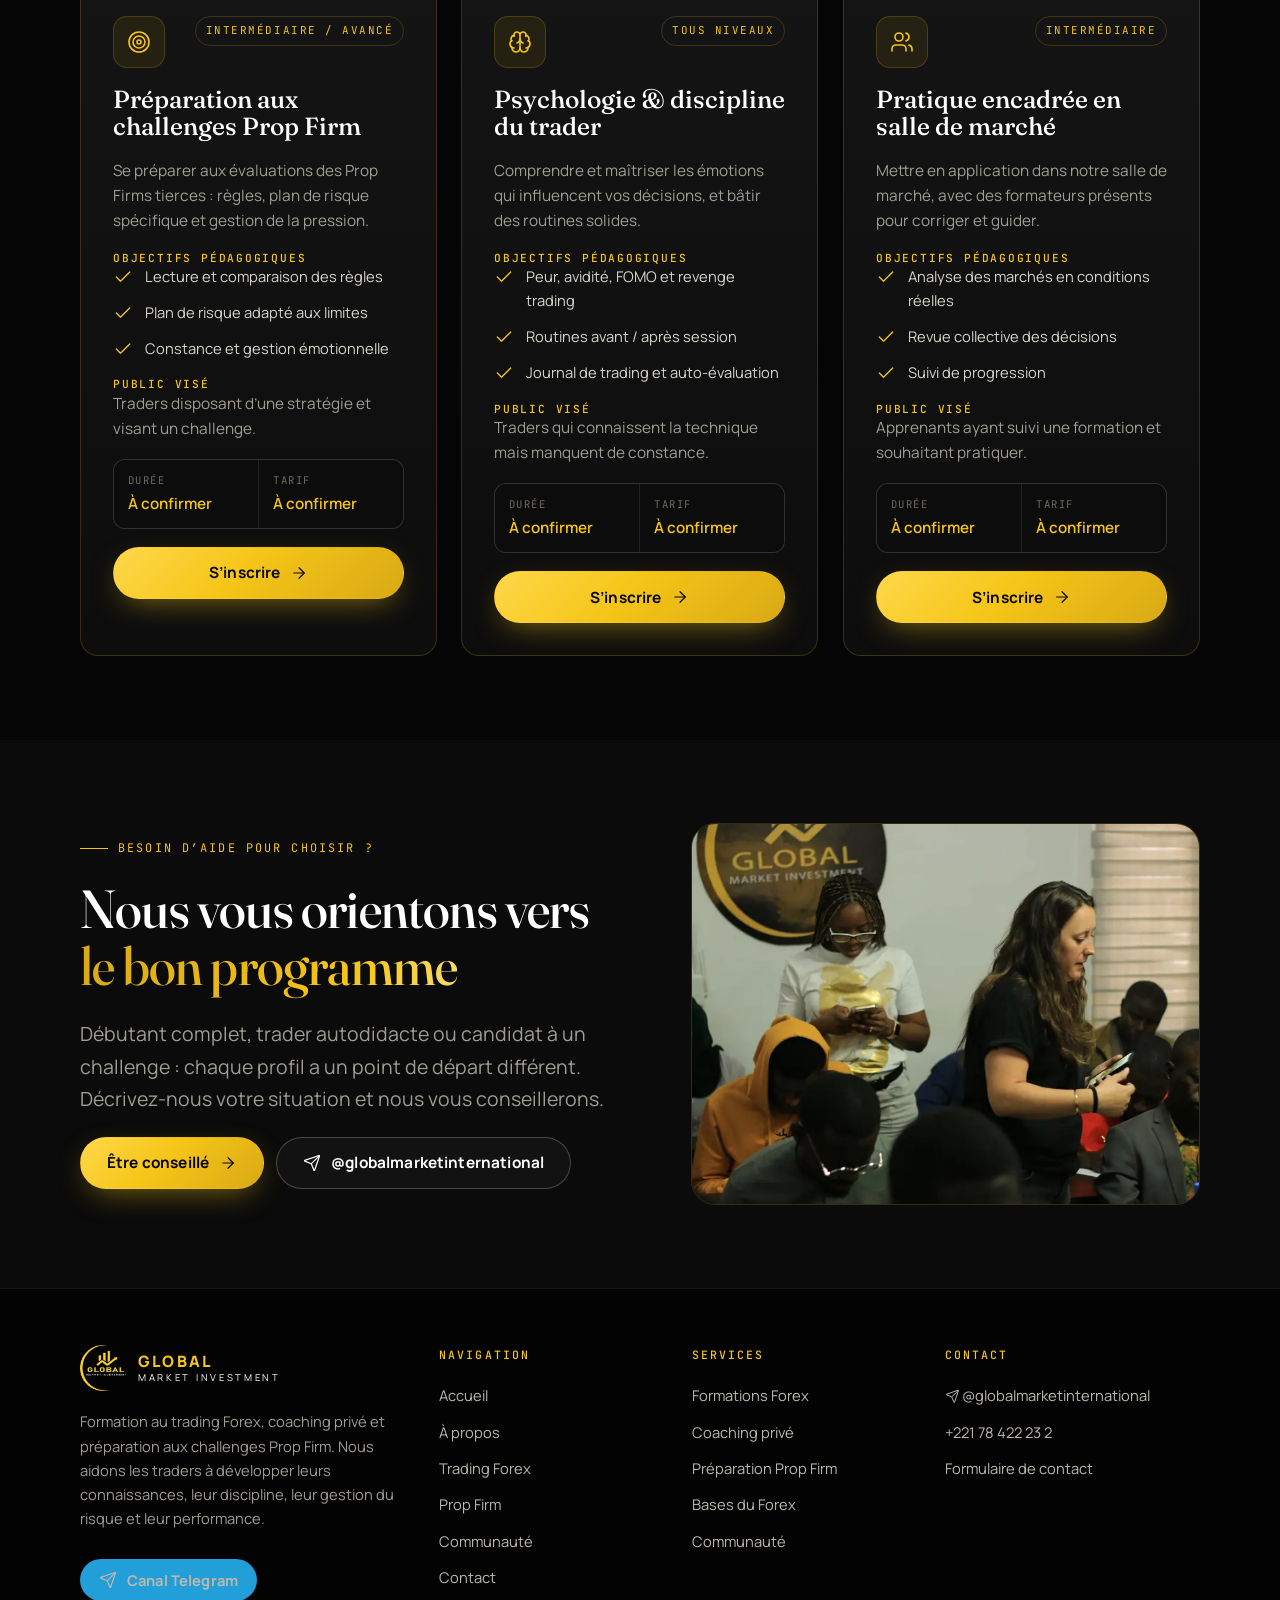
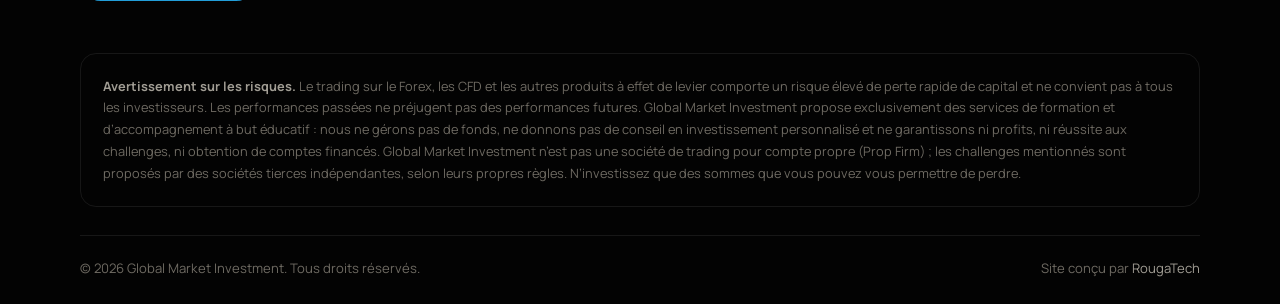
<file: formations.html>
<!doctype html>
<html lang="fr" class="no-js" data-title-fr="Formations Forex — Global Market Investment" data-title-en="Forex Training Programs — Global Market Investment" data-desc-fr="Catalogue des formations Forex : fondamentaux, analyse technique, gestion du risque, préparation Prop Firm, psychologie et pratique en salle de marché." data-desc-en="Forex training catalog: fundamentals, technical analysis, risk management, Prop Firm preparation, psychology and supervised trading room practice.">
<head>
<meta charset="utf-8">
<meta name="viewport" content="width=device-width, initial-scale=1, viewport-fit=cover">
<title>Formations Forex — Global Market Investment</title>
<meta name="description" content="Catalogue des formations Forex : fondamentaux, analyse technique, gestion du risque, préparation Prop Firm, psychologie et pratique en salle de marché.">
<meta name="theme-color" content="#050505">
<meta property="og:type" content="website">
<meta property="og:site_name" content="Global Market Investment">
<meta property="og:title" content="Formations Forex — Global Market Investment">
<meta property="og:description" content="Catalogue des formations Forex : fondamentaux, analyse technique, gestion du risque, préparation Prop Firm, psychologie et pratique en salle de marché.">
<meta property="og:image" content="assets/img/og-image.jpg">
<meta name="twitter:card" content="summary_large_image">
<link rel="icon" type="image/png" href="assets/img/favicon.png">
<link rel="apple-touch-icon" href="assets/img/apple-touch-icon.png">
<link rel="preload" href="assets/fonts/fraunces.woff2" as="font" type="font/woff2" crossorigin>
<link rel="preload" href="assets/fonts/manrope-400.woff2" as="font" type="font/woff2" crossorigin>
<link rel="stylesheet" href="assets/css/style.css?v=20261105">
<script>(function(){try{var q=new URLSearchParams(location.search).get("lang");var l=q||localStorage.getItem("gmi-lang");if(l==="en"||l==="fr")document.documentElement.lang=l;}catch(e){}})();</script>
</head>
<body>
<svg xmlns="http://www.w3.org/2000/svg" style="display:none"><symbol id="i-graduation-cap" viewBox="0 0 24 24" fill="none" stroke="currentColor" stroke-width="1.6" stroke-linecap="round" stroke-linejoin="round"><path d="M21.42 10.922a1 1 0 0 0-.019-1.838L12.83 5.18a2 2 0 0 0-1.66 0L2.6 9.08a1 1 0 0 0 0 1.832l8.57 3.908a2 2 0 0 0 1.66 0z" />
  <path d="M22 10v6" />
  <path d="M6 12.5V16a6 3 0 0 0 12 0v-3.5" /></symbol><symbol id="i-user-round-check" viewBox="0 0 24 24" fill="none" stroke="currentColor" stroke-width="1.6" stroke-linecap="round" stroke-linejoin="round"><path d="M2 21a8 8 0 0 1 13.292-6" />
  <circle cx="10" cy="8" r="5" />
  <path d="m16 19 2 2 4-4" /></symbol><symbol id="i-target" viewBox="0 0 24 24" fill="none" stroke="currentColor" stroke-width="1.6" stroke-linecap="round" stroke-linejoin="round"><circle cx="12" cy="12" r="10" />
  <circle cx="12" cy="12" r="6" />
  <circle cx="12" cy="12" r="2" /></symbol><symbol id="i-users" viewBox="0 0 24 24" fill="none" stroke="currentColor" stroke-width="1.6" stroke-linecap="round" stroke-linejoin="round"><path d="M16 21v-2a4 4 0 0 0-4-4H6a4 4 0 0 0-4 4v2" />
  <path d="M16 3.128a4 4 0 0 1 0 7.744" />
  <path d="M22 21v-2a4 4 0 0 0-3-3.87" />
  <circle cx="9" cy="7" r="4" /></symbol><symbol id="i-send" viewBox="0 0 24 24" fill="none" stroke="currentColor" stroke-width="1.6" stroke-linecap="round" stroke-linejoin="round"><path d="M14.536 21.686a.5.5 0 0 0 .937-.024l6.5-19a.496.496 0 0 0-.635-.635l-19 6.5a.5.5 0 0 0-.024.937l7.93 3.18a2 2 0 0 1 1.112 1.11z" />
  <path d="m21.854 2.147-10.94 10.939" /></symbol><symbol id="i-phone" viewBox="0 0 24 24" fill="none" stroke="currentColor" stroke-width="1.6" stroke-linecap="round" stroke-linejoin="round"><path d="M13.832 16.568a1 1 0 0 0 1.213-.303l.355-.465A2 2 0 0 1 17 15h3a2 2 0 0 1 2 2v3a2 2 0 0 1-2 2A18 18 0 0 1 2 4a2 2 0 0 1 2-2h3a2 2 0 0 1 2 2v3a2 2 0 0 1-.8 1.6l-.468.351a1 1 0 0 0-.292 1.233 14 14 0 0 0 6.392 6.384" /></symbol><symbol id="i-mail" viewBox="0 0 24 24" fill="none" stroke="currentColor" stroke-width="1.6" stroke-linecap="round" stroke-linejoin="round"><path d="m22 7-8.991 5.727a2 2 0 0 1-2.009 0L2 7" />
  <rect x="2" y="4" width="20" height="16" rx="2" /></symbol><symbol id="i-shield-check" viewBox="0 0 24 24" fill="none" stroke="currentColor" stroke-width="1.6" stroke-linecap="round" stroke-linejoin="round"><path d="M20 13c0 5-3.5 7.5-7.66 8.95a1 1 0 0 1-.67-.01C7.5 20.5 4 18 4 13V6a1 1 0 0 1 1-1c2 0 4.5-1.2 6.24-2.72a1.17 1.17 0 0 1 1.52 0C14.51 3.81 17 5 19 5a1 1 0 0 1 1 1z" />
  <path d="m9 12 2 2 4-4" /></symbol><symbol id="i-brain" viewBox="0 0 24 24" fill="none" stroke="currentColor" stroke-width="1.6" stroke-linecap="round" stroke-linejoin="round"><path d="M12 18V5" />
  <path d="M15 13a4.17 4.17 0 01-3-4 4.17 4.17 0 01-3 4" />
  <path d="M17.707 6.294A3 3 0 1012 5a3 3 0 10-5.707 1.294" />
  <path d="M17.996 5.125a4 4 0 012.526 5.77" />
  <path d="M18 18a4 4 0 002-7.465" />
  <path d="M19.967 17.482a4 4 0 11-7.967.517 4 4 0 11-7.967-.517" />
  <path d="M6 18a4 4 0 01-2-7.465" />
  <path d="M6.004 5.125a4 4 0 00-2.526 5.77" /></symbol><symbol id="i-chart-candlestick" viewBox="0 0 24 24" fill="none" stroke="currentColor" stroke-width="1.6" stroke-linecap="round" stroke-linejoin="round"><path d="M9 5v4" />
  <rect width="4" height="6" x="7" y="9" rx="1" />
  <path d="M9 15v2" />
  <path d="M17 3v2" />
  <rect width="4" height="8" x="15" y="5" rx="1" />
  <path d="M17 13v3" />
  <path d="M3 3v16a2 2 0 0 0 2 2h16" /></symbol><symbol id="i-chart-line" viewBox="0 0 24 24" fill="none" stroke="currentColor" stroke-width="1.6" stroke-linecap="round" stroke-linejoin="round"><path d="M3 3v16a2 2 0 0 0 2 2h16" />
  <path d="m19 9-5 5-4-4-3 3" /></symbol><symbol id="i-chart-no-axes-combined" viewBox="0 0 24 24" fill="none" stroke="currentColor" stroke-width="1.6" stroke-linecap="round" stroke-linejoin="round"><path d="M12 16v5" />
  <path d="M16 14.639V21" />
  <path d="M20 10.656V21" />
  <path d="m22 3-8.646 8.646a.5.5 0 0 1-.708 0L9.354 8.354a.5.5 0 0 0-.707 0L2 15" />
  <path d="M4 18.463V21" />
  <path d="M8 14.656V21" /></symbol><symbol id="i-globe" viewBox="0 0 24 24" fill="none" stroke="currentColor" stroke-width="1.6" stroke-linecap="round" stroke-linejoin="round"><circle cx="12" cy="12" r="10" />
  <path d="M12 2a14.5 14.5 0 0 0 0 20 14.5 14.5 0 0 0 0-20" />
  <path d="M2 12h20" /></symbol><symbol id="i-clock" viewBox="0 0 24 24" fill="none" stroke="currentColor" stroke-width="1.6" stroke-linecap="round" stroke-linejoin="round"><circle cx="12" cy="12" r="10" />
  <path d="M12 6v6l4 2" /></symbol><symbol id="i-scale" viewBox="0 0 24 24" fill="none" stroke="currentColor" stroke-width="1.6" stroke-linecap="round" stroke-linejoin="round"><path d="M12 3v18" />
  <path d="m19 8 3 8a5 5 0 0 1-6 0zV7" />
  <path d="M3 7h1a17 17 0 0 0 8-2 17 17 0 0 0 8 2h1" />
  <path d="m5 8 3 8a5 5 0 0 1-6 0zV7" />
  <path d="M7 21h10" /></symbol><symbol id="i-book-open" viewBox="0 0 24 24" fill="none" stroke="currentColor" stroke-width="1.6" stroke-linecap="round" stroke-linejoin="round"><path d="M12 5v16" />
  <path d="M20.001 19A2 2 0 0022 17V5a2 2 0 00-1.999-2L16 3.002A5 5 0 0012 5a5 5 0 00-4-2H4a2 2 0 00-2 2v12a2 2 0 001.999 2H8a5 5 0 014 2 5 5 0 014-2z" /></symbol><symbol id="i-arrow-right" viewBox="0 0 24 24" fill="none" stroke="currentColor" stroke-width="1.6" stroke-linecap="round" stroke-linejoin="round"><path d="M5 12h14" />
  <path d="m12 5 7 7-7 7" /></symbol><symbol id="i-arrow-up-right" viewBox="0 0 24 24" fill="none" stroke="currentColor" stroke-width="1.6" stroke-linecap="round" stroke-linejoin="round"><path d="M7 7h10v10" />
  <path d="M7 17 17 7" /></symbol><symbol id="i-check" viewBox="0 0 24 24" fill="none" stroke="currentColor" stroke-width="1.6" stroke-linecap="round" stroke-linejoin="round"><path d="M20 6 9 17l-5-5" /></symbol><symbol id="i-x" viewBox="0 0 24 24" fill="none" stroke="currentColor" stroke-width="1.6" stroke-linecap="round" stroke-linejoin="round"><path d="M18 6 6 18" />
  <path d="m6 6 12 12" /></symbol><symbol id="i-menu" viewBox="0 0 24 24" fill="none" stroke="currentColor" stroke-width="1.6" stroke-linecap="round" stroke-linejoin="round"><path d="M4 5h16" />
  <path d="M4 12h16" />
  <path d="M4 19h16" /></symbol><symbol id="i-triangle-alert" viewBox="0 0 24 24" fill="none" stroke="currentColor" stroke-width="1.6" stroke-linecap="round" stroke-linejoin="round"><path d="m21.73 18-8-14a2 2 0 0 0-3.48 0l-8 14A2 2 0 0 0 4 21h16a2 2 0 0 0 1.73-3" />
  <path d="M12 9v4" />
  <path d="M12 17h.01" /></symbol><symbol id="i-trending-up" viewBox="0 0 24 24" fill="none" stroke="currentColor" stroke-width="1.6" stroke-linecap="round" stroke-linejoin="round"><path d="M16 7h6v6" />
  <path d="m22 7-8.5 8.5-5-5L2 17" /></symbol><symbol id="i-crosshair" viewBox="0 0 24 24" fill="none" stroke="currentColor" stroke-width="1.6" stroke-linecap="round" stroke-linejoin="round"><circle cx="12" cy="12" r="10" />
  <line x1="22" x2="18" y1="12" y2="12" />
  <line x1="6" x2="2" y1="12" y2="12" />
  <line x1="12" x2="12" y1="6" y2="2" />
  <line x1="12" x2="12" y1="22" y2="18" /></symbol><symbol id="i-calendar" viewBox="0 0 24 24" fill="none" stroke="currentColor" stroke-width="1.6" stroke-linecap="round" stroke-linejoin="round"><path d="M8 2v3" />
  <path d="M16 2v3" />
  <rect x="3" y="3" width="18" height="18" rx="2" />
  <path d="M3 9h18" /></symbol><symbol id="i-message-circle" viewBox="0 0 24 24" fill="none" stroke="currentColor" stroke-width="1.6" stroke-linecap="round" stroke-linejoin="round"><path d="M2.992 16.342a2 2 0 0 1 .094 1.167l-1.065 3.29a1 1 0 0 0 1.236 1.168l3.413-.998a2 2 0 0 1 1.099.092 10 10 0 1 0-4.777-4.719" /></symbol><symbol id="i-compass" viewBox="0 0 24 24" fill="none" stroke="currentColor" stroke-width="1.6" stroke-linecap="round" stroke-linejoin="round"><circle cx="12" cy="12" r="10" />
  <path d="m16.24 7.76-1.804 5.411a2 2 0 0 1-1.265 1.265L7.76 16.24l1.804-5.411a2 2 0 0 1 1.265-1.265z" /></symbol><symbol id="i-layers" viewBox="0 0 24 24" fill="none" stroke="currentColor" stroke-width="1.6" stroke-linecap="round" stroke-linejoin="round"><path d="M12.83 2.18a2 2 0 0 0-1.66 0L2.6 6.08a1 1 0 0 0 0 1.83l8.58 3.91a2 2 0 0 0 1.66 0l8.58-3.9a1 1 0 0 0 0-1.83z" />
  <path d="M2 12a1 1 0 0 0 .58.91l8.6 3.91a2 2 0 0 0 1.65 0l8.58-3.9A1 1 0 0 0 22 12" />
  <path d="M2 17a1 1 0 0 0 .58.91l8.6 3.91a2 2 0 0 0 1.65 0l8.58-3.9A1 1 0 0 0 22 17" /></symbol><symbol id="i-lightbulb" viewBox="0 0 24 24" fill="none" stroke="currentColor" stroke-width="1.6" stroke-linecap="round" stroke-linejoin="round"><path d="M15 14c.2-1 .7-1.7 1.5-2.5 1-.9 1.5-2.2 1.5-3.5A6 6 0 0 0 6 8c0 1 .2 2.2 1.5 3.5.7.7 1.3 1.5 1.5 2.5" />
  <path d="M9 18h6" />
  <path d="M10 22h4" /></symbol><symbol id="i-eye" viewBox="0 0 24 24" fill="none" stroke="currentColor" stroke-width="1.6" stroke-linecap="round" stroke-linejoin="round"><path d="M2.062 12.348a1 1 0 0 1 0-.696 10.75 10.75 0 0 1 19.876 0 1 1 0 0 1 0 .696 10.75 10.75 0 0 1-19.876 0" />
  <circle cx="12" cy="12" r="3" /></symbol><symbol id="i-handshake" viewBox="0 0 24 24" fill="none" stroke="currentColor" stroke-width="1.6" stroke-linecap="round" stroke-linejoin="round"><path d="m11 17 2 2a1 1 0 1 0 3-3" />
  <path d="m14 14 2.5 2.5a1 1 0 1 0 3-3l-3.88-3.88a3 3 0 0 0-4.24 0l-.88.88a1 1 0 1 1-3-3l2.81-2.81a5.79 5.79 0 0 1 7.06-.87l.47.28a2 2 0 0 0 1.42.25L21 4" />
  <path d="m21 3 1 11h-2" />
  <path d="M3 3 2 14l6.5 6.5a1 1 0 1 0 3-3" />
  <path d="M3 4h8" /></symbol><symbol id="i-gauge" viewBox="0 0 24 24" fill="none" stroke="currentColor" stroke-width="1.6" stroke-linecap="round" stroke-linejoin="round"><path d="m12 14 4-4" />
  <path d="M3.34 19a10 10 0 1 1 17.32 0" /></symbol><symbol id="i-clipboard-check" viewBox="0 0 24 24" fill="none" stroke="currentColor" stroke-width="1.6" stroke-linecap="round" stroke-linejoin="round"><rect width="8" height="4" x="8" y="2" rx="1" ry="1" />
  <path d="M16 4h2a2 2 0 0 1 2 2v14a2 2 0 0 1-2 2H6a2 2 0 0 1-2-2V6a2 2 0 0 1 2-2h2" />
  <path d="m9 14 2 2 4-4" /></symbol><symbol id="i-notebook-pen" viewBox="0 0 24 24" fill="none" stroke="currentColor" stroke-width="1.6" stroke-linecap="round" stroke-linejoin="round"><path d="M13.4 2H6a2 2 0 0 0-2 2v16a2 2 0 0 0 2 2h12a2 2 0 0 0 2-2v-7.4" />
  <path d="M2 6h4" />
  <path d="M2 10h4" />
  <path d="M2 14h4" />
  <path d="M2 18h4" />
  <path d="M21.378 5.626a1 1 0 1 0-3.004-3.004l-5.01 5.012a2 2 0 0 0-.506.854l-.837 2.87a.5.5 0 0 0 .62.62l2.87-.837a2 2 0 0 0 .854-.506z" /></symbol><symbol id="i-lock" viewBox="0 0 24 24" fill="none" stroke="currentColor" stroke-width="1.6" stroke-linecap="round" stroke-linejoin="round"><rect width="18" height="11" x="3" y="11" rx="2" ry="2" />
  <path d="M7 11V7a5 5 0 0 1 10 0v4" /></symbol><symbol id="i-map-pin" viewBox="0 0 24 24" fill="none" stroke="currentColor" stroke-width="1.6" stroke-linecap="round" stroke-linejoin="round"><path d="M20 10c0 4.993-5.539 10.193-7.399 11.799a1 1 0 0 1-1.202 0C9.539 20.193 4 14.993 4 10a8 8 0 0 1 16 0" />
  <circle cx="12" cy="10" r="3" /></symbol><symbol id="i-copy" viewBox="0 0 24 24" fill="none" stroke="currentColor" stroke-width="1.6" stroke-linecap="round" stroke-linejoin="round"><rect width="14" height="14" x="8" y="8" rx="2" ry="2" />
  <path d="M4 16c-1.1 0-2-.9-2-2V4c0-1.1.9-2 2-2h10c1.1 0 2 .9 2 2" /></symbol><symbol id="i-chevron-down" viewBox="0 0 24 24" fill="none" stroke="currentColor" stroke-width="1.6" stroke-linecap="round" stroke-linejoin="round"><path d="m6 9 6 6 6-6" /></symbol><symbol id="i-languages" viewBox="0 0 24 24" fill="none" stroke="currentColor" stroke-width="1.6" stroke-linecap="round" stroke-linejoin="round"><path d="m5 8 6 6" />
  <path d="m4 14 6-6 2-3" />
  <path d="M2 5h12" />
  <path d="M7 2h1" />
  <path d="m22 22-5-10-5 10" />
  <path d="M14 18h6" /></symbol><symbol id="i-sparkles" viewBox="0 0 24 24" fill="none" stroke="currentColor" stroke-width="1.6" stroke-linecap="round" stroke-linejoin="round"><path d="M11.017 2.814a1 1 0 0 1 1.966 0l1.051 5.558a2 2 0 0 0 1.594 1.594l5.558 1.051a1 1 0 0 1 0 1.966l-5.558 1.051a2 2 0 0 0-1.594 1.594l-1.051 5.558a1 1 0 0 1-1.966 0l-1.051-5.558a2 2 0 0 0-1.594-1.594l-5.558-1.051a1 1 0 0 1 0-1.966l5.558-1.051a2 2 0 0 0 1.594-1.594z" />
  <path d="M20 2v4" />
  <path d="M22 4h-4" />
  <circle cx="4" cy="20" r="2" /></symbol><symbol id="i-newspaper" viewBox="0 0 24 24" fill="none" stroke="currentColor" stroke-width="1.6" stroke-linecap="round" stroke-linejoin="round"><path d="M15 18h-5" />
  <path d="M18 14h-8" />
  <path d="M4 22h16a2 2 0 0 0 2-2V4a2 2 0 0 0-2-2H8a2 2 0 0 0-2 2v16a2 2 0 0 1-4 0v-9a2 2 0 0 1 2-2h2" />
  <rect width="8" height="4" x="10" y="6" rx="1" /></symbol><symbol id="i-landmark" viewBox="0 0 24 24" fill="none" stroke="currentColor" stroke-width="1.6" stroke-linecap="round" stroke-linejoin="round"><path d="M10 18v-7" />
  <path d="M11.119 2.205a2 2 0 0 1 1.762 0l7.84 3.846A.5.5 0 0 1 20.5 7h-17a.5.5 0 0 1-.22-.949z" />
  <path d="M14 18v-7" />
  <path d="M18 18v-7" />
  <path d="M3 22h18" />
  <path d="M6 18v-7" /></symbol><symbol id="i-calculator" viewBox="0 0 24 24" fill="none" stroke="currentColor" stroke-width="1.6" stroke-linecap="round" stroke-linejoin="round"><rect width="16" height="20" x="4" y="2" rx="2" />
  <line x1="8" x2="16" y1="6" y2="6" />
  <line x1="16" x2="16" y1="14" y2="18" />
  <path d="M16 10h.01" />
  <path d="M12 10h.01" />
  <path d="M8 10h.01" />
  <path d="M12 14h.01" />
  <path d="M8 14h.01" />
  <path d="M12 18h.01" />
  <path d="M8 18h.01" /></symbol><symbol id="i-zap" viewBox="0 0 24 24" fill="none" stroke="currentColor" stroke-width="1.6" stroke-linecap="round" stroke-linejoin="round"><path d="M15.914 4a1.5 1.5 0 00-2.474-1.561l-9 9A1.5 1.5 0 005.5 14h4.002a.5.5 0 01.471.666L8.086 20a1.5 1.5 0 002.475 1.56l9-9A1.5 1.5 0 0018.5 10h-3.997a.5.5 0 01-.472-.667z" /></symbol><symbol id="i-coins" viewBox="0 0 24 24" fill="none" stroke="currentColor" stroke-width="1.6" stroke-linecap="round" stroke-linejoin="round"><path d="M13.744 17.736a6 6 0 1 1-7.48-7.48" />
  <path d="M15 6h1v4" />
  <path d="m6.134 14.768.866-.5 2 3.464" />
  <circle cx="16" cy="8" r="6" /></symbol><symbol id="i-list-checks" viewBox="0 0 24 24" fill="none" stroke="currentColor" stroke-width="1.6" stroke-linecap="round" stroke-linejoin="round"><path d="M13 5h8" />
  <path d="M13 12h8" />
  <path d="M13 19h8" />
  <path d="m3 17 2 2 4-4" />
  <path d="m3 7 2 2 4-4" /></symbol><symbol id="i-file-text" viewBox="0 0 24 24" fill="none" stroke="currentColor" stroke-width="1.6" stroke-linecap="round" stroke-linejoin="round"><path d="M6 22a2 2 0 0 1-2-2V4a2 2 0 0 1 2-2h8a2.4 2.4 0 0 1 1.704.706l3.588 3.588A2.4 2.4 0 0 1 20 8v12a2 2 0 0 1-2 2z" />
  <path d="M14 2v5a1 1 0 0 0 1 1h5" />
  <path d="M10 9H8" />
  <path d="M16 13H8" />
  <path d="M16 17H8" /></symbol><symbol id="i-quote" viewBox="0 0 24 24" fill="none" stroke="currentColor" stroke-width="1.6" stroke-linecap="round" stroke-linejoin="round"><path d="M16 3a2 2 0 0 0-2 2v6a2 2 0 0 0 2 2 1 1 0 0 1 1 1v1a2 2 0 0 1-2 2 1 1 0 0 0-1 1v2a1 1 0 0 0 1 1 6 6 0 0 0 6-6V5a2 2 0 0 0-2-2z" />
  <path d="M5 3a2 2 0 0 0-2 2v6a2 2 0 0 0 2 2 1 1 0 0 1 1 1v1a2 2 0 0 1-2 2 1 1 0 0 0-1 1v2a1 1 0 0 0 1 1 6 6 0 0 0 6-6V5a2 2 0 0 0-2-2z" /></symbol><symbol id="i-user-round" viewBox="0 0 24 24" fill="none" stroke="currentColor" stroke-width="1.6" stroke-linecap="round" stroke-linejoin="round"><circle cx="12" cy="8" r="5" />
  <path d="M20 21a8 8 0 0 0-16 0" /></symbol><symbol id="i-building-2" viewBox="0 0 24 24" fill="none" stroke="currentColor" stroke-width="1.6" stroke-linecap="round" stroke-linejoin="round"><path d="M10 12h4" />
  <path d="M10 8h4" />
  <path d="M14 21v-3a2 2 0 0 0-4 0v3" />
  <path d="M6 10H4a2 2 0 0 0-2 2v7a2 2 0 0 0 2 2h16a2 2 0 0 0 2-2V9a2 2 0 0 0-2-2h-2" />
  <path d="M6 21V5a2 2 0 0 1 2-2h8a2 2 0 0 1 2 2v16" /></symbol><symbol id="i-timer" viewBox="0 0 24 24" fill="none" stroke="currentColor" stroke-width="1.6" stroke-linecap="round" stroke-linejoin="round"><line x1="10" x2="14" y1="2" y2="2" />
  <line x1="12" x2="15" y1="14" y2="11" />
  <circle cx="12" cy="14" r="8" /></symbol><symbol id="i-route" viewBox="0 0 24 24" fill="none" stroke="currentColor" stroke-width="1.6" stroke-linecap="round" stroke-linejoin="round"><circle cx="6" cy="19" r="3" />
  <path d="M9 19h8.5a3.5 3.5 0 0 0 0-7h-11a3.5 3.5 0 0 1 0-7H15" />
  <circle cx="18" cy="5" r="3" /></symbol><symbol id="i-shield" viewBox="0 0 24 24" fill="none" stroke="currentColor" stroke-width="1.6" stroke-linecap="round" stroke-linejoin="round"><path d="M20 13c0 5-3.5 7.5-7.66 8.95a1 1 0 0 1-.67-.01C7.5 20.5 4 18 4 13V6a1 1 0 0 1 1-1c2 0 4.5-1.2 6.24-2.72a1.17 1.17 0 0 1 1.52 0C14.51 3.81 17 5 19 5a1 1 0 0 1 1 1z" /></symbol><symbol id="i-badge-check" viewBox="0 0 24 24" fill="none" stroke="currentColor" stroke-width="1.6" stroke-linecap="round" stroke-linejoin="round"><path d="M3.85 8.62a4 4 0 0 1 4.78-4.77 4 4 0 0 1 6.74 0 4 4 0 0 1 4.78 4.78 4 4 0 0 1 0 6.74 4 4 0 0 1-4.77 4.78 4 4 0 0 1-6.75 0 4 4 0 0 1-4.78-4.77 4 4 0 0 1 0-6.76Z" />
  <path d="m16 9-5.5 5.5L8 12" /></symbol><symbol id="i-info" viewBox="0 0 24 24" fill="none" stroke="currentColor" stroke-width="1.6" stroke-linecap="round" stroke-linejoin="round"><circle cx="12" cy="12" r="10" />
  <path d="M12 16v-4" />
  <path d="M12 8h.01" /></symbol></svg>
<a class="skip" href="#main"><span class="fr">Aller au contenu</span><span class="en">Skip to content</span></a>
<div class="progress" aria-hidden="true"><i></i></div>
<header class="site-header">
  <div class="wrap nav">
    <a class="brand" href="index.html" aria-label="Global Market Investment">
      <img src="assets/img/logo-sm.webp" width="158" height="160" alt="Logo Global Market Investment">
      <span class="brand-txt"><b>GLOBAL</b><span>MARKET INVESTMENT</span></span>
    </a>
    <nav aria-label="Navigation principale"><ul class="menu"><li><a href="index.html"><span class="fr">Accueil</span><span class="en">Home</span></a></li><li><a href="a-propos.html"><span class="fr">À propos</span><span class="en">About</span></a></li><li><a href="trading-forex.html"><span class="fr">Trading Forex</span><span class="en">Forex Trading</span></a></li><li><a href="prop-firm.html"><span class="fr">Prop Firm</span><span class="en">Prop Firm</span></a></li><li><a href="coaching-prive.html"><span class="fr">Coaching privé</span><span class="en">Private Coaching</span></a></li><li><a href="formations.html" aria-current="page"><span class="fr">Formations</span><span class="en">Programs</span></a></li><li><a href="communaute.html"><span class="fr">Communauté</span><span class="en">Community</span></a></li><li><a href="contact.html"><span class="fr">Contact</span><span class="en">Contact</span></a></li></ul></nav>
    <div class="nav-tools">
      <div class="lang" role="group" aria-label="Langue / Language">
        <button type="button" data-lang="fr" aria-pressed="true">FR</button><button type="button" data-lang="en" aria-pressed="false">EN</button>
      </div>
      <a class="btn btn-gold btn-sm" href="contact.html"><span class="fr">Nous contacter</span><span class="en">Contact us</span></a>
      <button class="burger" type="button" aria-controls="mobile-panel" aria-expanded="false" aria-label="Menu" data-al-fr="Ouvrir le menu" data-al-en="Open menu"><svg class="ico" aria-hidden="true"><use href="#i-menu"/></svg></button>
    </div>
  </div>
</header>
  <div class="mobile-panel" id="mobile-panel">
    <ul><li><a href="index.html"><span class="fr">Accueil</span><span class="en">Home</span><svg class="ico" aria-hidden="true"><use href="#i-arrow-up-right"/></svg></a></li><li><a href="a-propos.html"><span class="fr">À propos</span><span class="en">About</span><svg class="ico" aria-hidden="true"><use href="#i-arrow-up-right"/></svg></a></li><li><a href="trading-forex.html"><span class="fr">Trading Forex</span><span class="en">Forex Trading</span><svg class="ico" aria-hidden="true"><use href="#i-arrow-up-right"/></svg></a></li><li><a href="prop-firm.html"><span class="fr">Prop Firm</span><span class="en">Prop Firm</span><svg class="ico" aria-hidden="true"><use href="#i-arrow-up-right"/></svg></a></li><li><a href="coaching-prive.html"><span class="fr">Coaching privé</span><span class="en">Private Coaching</span><svg class="ico" aria-hidden="true"><use href="#i-arrow-up-right"/></svg></a></li><li><a href="formations.html" aria-current="page"><span class="fr">Formations</span><span class="en">Programs</span><svg class="ico" aria-hidden="true"><use href="#i-arrow-up-right"/></svg></a></li><li><a href="communaute.html"><span class="fr">Communauté</span><span class="en">Community</span><svg class="ico" aria-hidden="true"><use href="#i-arrow-up-right"/></svg></a></li><li><a href="contact.html"><span class="fr">Contact</span><span class="en">Contact</span><svg class="ico" aria-hidden="true"><use href="#i-arrow-up-right"/></svg></a></li></ul>
    <div class="flex-btns"><a class="btn btn-gold btn-block" href="contact.html"><span class="fr">Nous contacter</span><span class="en">Contact us</span></a>
    <a class="btn btn-tg btn-block" data-tg-channel href="https://t.me/+8cWmCWZB1ItlN2U0" target="_blank" rel="noopener"><svg class="ico" aria-hidden="true"><use href="#i-send"/></svg><span class="fr">Rejoindre Telegram</span><span class="en">Join Telegram</span></a></div>
  </div>

<main id="main">
<section class="page-hero">
  <div class="bg"><img src="assets/img/session-formation.webp" srcset="assets/img/session-formation-sm.webp 900w, assets/img/session-formation.webp 1800w" sizes="100vw" width="1800" height="1013" alt="Session de formation en salle" data-alt-fr="Session de formation en salle" data-alt-en="In-person training session" fetchpriority="high"></div>
  <div class="wrap"><div class="inner">
    <div class="crumbs"><a href="index.html"><span class="fr">Accueil</span><span class="en">Home</span></a> / <span class="fr">Formations</span><span class="en">Programs</span></div>
    <span class="kicker"><span class="fr">Nos programmes</span><span class="en">Our programs</span></span>
    <h1><span class="fr">Des formations pour chaque <em class='g'>étape</em> de votre parcours</span><span class="en">Programs for every <em class='g'>stage</em> of your journey</span></h1>
    <p class="fr lead">Du premier pas sur le marché des changes à la préparation d’un challenge : choisissez le programme adapté à votre niveau.</p><p class="en lead">From your first step in the currency market to preparing for a challenge: choose the program that fits your level.</p>
    
  </div></div>
</section>
<section class="sec">
  <div class="wrap">
    <div class="notice rv" style="margin-bottom:40px"><svg class="ico" aria-hidden="true"><use href="#i-info"/></svg><p><strong><span class="fr">Durées, tarifs et calendrier des sessions</span><span class="en">Durations, prices and session schedule</span></strong> <span class="fr">sont communiqués sur demande. Inscrivez-vous ou écrivez-nous sur Telegram pour recevoir les informations à jour.</span><span class="en">are provided on request. Register or message us on Telegram to receive up-to-date information.</span></p></div>
    <div class="grid g3"><article class="card prog rv " id="prog-fondamentaux">
  <div style="display:flex;justify-content:space-between;align-items:center;gap:12px"><div class="ibox"><svg class="ico" aria-hidden="true"><use href="#i-graduation-cap"/></svg></div><span class="level"><span class="fr">Débutant</span><span class="en">Beginner</span></span></div>
  <h3><span class="fr">Fondamentaux du Forex</span><span class="en">Forex Fundamentals</span></h3><p class="fr">Le point de départ : comprendre le marché des changes, son vocabulaire et ses mécanismes avant de prendre la moindre position.</p><p class="en">The starting point: understand the currency market, its vocabulary and mechanics before taking any position.</p>
  <div><h4><span class="fr">Objectifs pédagogiques</span><span class="en">Learning objectives</span></h4><ul class="checks"><li><svg class="ico" aria-hidden="true"><use href="#i-check"/></svg><span><span class="fr">Fonctionnement du Forex et des courtiers</span><span class="en">How Forex and brokers work</span></span></li><li><svg class="ico" aria-hidden="true"><use href="#i-check"/></svg><span><span class="fr">Paires, pips, lots et effet de levier</span><span class="en">Pairs, pips, lots and leverage</span></span></li><li><svg class="ico" aria-hidden="true"><use href="#i-check"/></svg><span><span class="fr">Sessions de marché et plateformes</span><span class="en">Market sessions and platforms</span></span></li></ul></div>
  <div><h4><span class="fr">Public visé</span><span class="en">Target audience</span></h4><p class="fr small">Personnes sans expérience souhaitant démarrer sur de bonnes bases.</p><p class="en small">People with no experience who want to start on the right foot.</p></div>
  <div class="prog-meta"><div><small><span class="fr">Durée</span><span class="en">Duration</span></small><b class="tbc" data-prog="fondamentaux" data-field="duration">À confirmer</b></div><div><small><span class="fr">Tarif</span><span class="en">Price</span></small><b class="tbc" data-prog="fondamentaux" data-field="price">À confirmer</b></div></div>
  <a class="btn btn-gold btn-block" href="contact.html?programme=fondamentaux#formulaire"><span class="fr">S’inscrire</span><span class="en">Register</span><svg class="ico" aria-hidden="true"><use href="#i-arrow-right"/></svg></a>
</article><article class="card prog rv d1" id="prog-technique">
  <div style="display:flex;justify-content:space-between;align-items:center;gap:12px"><div class="ibox"><svg class="ico" aria-hidden="true"><use href="#i-chart-candlestick"/></svg></div><span class="level"><span class="fr">Intermédiaire</span><span class="en">Intermediate</span></span></div>
  <h3><span class="fr">Analyse technique & structure de marché</span><span class="en">Technical Analysis & Market Structure</span></h3><p class="fr">Apprendre à lire le prix : tendances, structure, zones clés et construction de scénarios de trading cohérents.</p><p class="en">Learn to read price: trends, structure, key zones and building coherent trading scenarios.</p>
  <div><h4><span class="fr">Objectifs pédagogiques</span><span class="en">Learning objectives</span></h4><ul class="checks"><li><svg class="ico" aria-hidden="true"><use href="#i-check"/></svg><span><span class="fr">Chandeliers, tendances, supports et résistances</span><span class="en">Candlesticks, trends, support and resistance</span></span></li><li><svg class="ico" aria-hidden="true"><use href="#i-check"/></svg><span><span class="fr">Structure de marché et liquidité</span><span class="en">Market structure and liquidity</span></span></li><li><svg class="ico" aria-hidden="true"><use href="#i-check"/></svg><span><span class="fr">Analyse multi-unités de temps</span><span class="en">Multi-timeframe analysis</span></span></li></ul></div>
  <div><h4><span class="fr">Public visé</span><span class="en">Target audience</span></h4><p class="fr small">Traders ayant acquis les bases et souhaitant structurer leur analyse.</p><p class="en small">Traders who know the basics and want to structure their analysis.</p></div>
  <div class="prog-meta"><div><small><span class="fr">Durée</span><span class="en">Duration</span></small><b class="tbc" data-prog="technique" data-field="duration">À confirmer</b></div><div><small><span class="fr">Tarif</span><span class="en">Price</span></small><b class="tbc" data-prog="technique" data-field="price">À confirmer</b></div></div>
  <a class="btn btn-gold btn-block" href="contact.html?programme=technique#formulaire"><span class="fr">S’inscrire</span><span class="en">Register</span><svg class="ico" aria-hidden="true"><use href="#i-arrow-right"/></svg></a>
</article><article class="card prog rv d2" id="prog-risque">
  <div style="display:flex;justify-content:space-between;align-items:center;gap:12px"><div class="ibox"><svg class="ico" aria-hidden="true"><use href="#i-shield-check"/></svg></div><span class="level"><span class="fr">Tous niveaux</span><span class="en">All levels</span></span></div>
  <h3><span class="fr">Gestion du risque & plan de trading</span><span class="en">Risk Management & Trading Plan</span></h3><p class="fr">La compétence qui permet de durer : protéger son capital et formaliser ses règles dans un plan de trading écrit.</p><p class="en">The skill that lets you last: protect your capital and formalise your rules in a written trading plan.</p>
  <div><h4><span class="fr">Objectifs pédagogiques</span><span class="en">Learning objectives</span></h4><ul class="checks"><li><svg class="ico" aria-hidden="true"><use href="#i-check"/></svg><span><span class="fr">Taille de position et risque par trade</span><span class="en">Position sizing and risk per trade</span></span></li><li><svg class="ico" aria-hidden="true"><use href="#i-check"/></svg><span><span class="fr">Ratio risque/rendement et drawdown</span><span class="en">Risk/reward and drawdown</span></span></li><li><svg class="ico" aria-hidden="true"><use href="#i-check"/></svg><span><span class="fr">Rédaction de son plan de trading</span><span class="en">Writing your trading plan</span></span></li></ul></div>
  <div><h4><span class="fr">Public visé</span><span class="en">Target audience</span></h4><p class="fr small">Tout trader, quel que soit son niveau.</p><p class="en small">Every trader, whatever their level.</p></div>
  <div class="prog-meta"><div><small><span class="fr">Durée</span><span class="en">Duration</span></small><b class="tbc" data-prog="risque" data-field="duration">À confirmer</b></div><div><small><span class="fr">Tarif</span><span class="en">Price</span></small><b class="tbc" data-prog="risque" data-field="price">À confirmer</b></div></div>
  <a class="btn btn-gold btn-block" href="contact.html?programme=risque#formulaire"><span class="fr">S’inscrire</span><span class="en">Register</span><svg class="ico" aria-hidden="true"><use href="#i-arrow-right"/></svg></a>
</article><article class="card prog rv " id="prog-propfirm">
  <div style="display:flex;justify-content:space-between;align-items:center;gap:12px"><div class="ibox"><svg class="ico" aria-hidden="true"><use href="#i-target"/></svg></div><span class="level"><span class="fr">Intermédiaire / Avancé</span><span class="en">Intermediate / Advanced</span></span></div>
  <h3><span class="fr">Préparation aux challenges Prop Firm</span><span class="en">Prop Firm Challenge Preparation</span></h3><p class="fr">Se préparer aux évaluations des Prop Firms tierces : règles, plan de risque spécifique et gestion de la pression.</p><p class="en">Prepare for third-party Prop Firm evaluations: rules, specific risk plan and pressure management.</p>
  <div><h4><span class="fr">Objectifs pédagogiques</span><span class="en">Learning objectives</span></h4><ul class="checks"><li><svg class="ico" aria-hidden="true"><use href="#i-check"/></svg><span><span class="fr">Lecture et comparaison des règles</span><span class="en">Reading and comparing rules</span></span></li><li><svg class="ico" aria-hidden="true"><use href="#i-check"/></svg><span><span class="fr">Plan de risque adapté aux limites</span><span class="en">Risk plan matched to limits</span></span></li><li><svg class="ico" aria-hidden="true"><use href="#i-check"/></svg><span><span class="fr">Constance et gestion émotionnelle</span><span class="en">Consistency and emotional control</span></span></li></ul></div>
  <div><h4><span class="fr">Public visé</span><span class="en">Target audience</span></h4><p class="fr small">Traders disposant d’une stratégie et visant un challenge.</p><p class="en small">Traders with a strategy who are aiming for a challenge.</p></div>
  <div class="prog-meta"><div><small><span class="fr">Durée</span><span class="en">Duration</span></small><b class="tbc" data-prog="propfirm" data-field="duration">À confirmer</b></div><div><small><span class="fr">Tarif</span><span class="en">Price</span></small><b class="tbc" data-prog="propfirm" data-field="price">À confirmer</b></div></div>
  <a class="btn btn-gold btn-block" href="contact.html?programme=propfirm#formulaire"><span class="fr">S’inscrire</span><span class="en">Register</span><svg class="ico" aria-hidden="true"><use href="#i-arrow-right"/></svg></a>
</article><article class="card prog rv d1" id="prog-psychologie">
  <div style="display:flex;justify-content:space-between;align-items:center;gap:12px"><div class="ibox"><svg class="ico" aria-hidden="true"><use href="#i-brain"/></svg></div><span class="level"><span class="fr">Tous niveaux</span><span class="en">All levels</span></span></div>
  <h3><span class="fr">Psychologie & discipline du trader</span><span class="en">Trader Psychology & Discipline</span></h3><p class="fr">Comprendre et maîtriser les émotions qui influencent vos décisions, et bâtir des routines solides.</p><p class="en">Understand and control the emotions that influence your decisions, and build solid routines.</p>
  <div><h4><span class="fr">Objectifs pédagogiques</span><span class="en">Learning objectives</span></h4><ul class="checks"><li><svg class="ico" aria-hidden="true"><use href="#i-check"/></svg><span><span class="fr">Peur, avidité, FOMO et revenge trading</span><span class="en">Fear, greed, FOMO and revenge trading</span></span></li><li><svg class="ico" aria-hidden="true"><use href="#i-check"/></svg><span><span class="fr">Routines avant / après session</span><span class="en">Pre- and post-session routines</span></span></li><li><svg class="ico" aria-hidden="true"><use href="#i-check"/></svg><span><span class="fr">Journal de trading et auto-évaluation</span><span class="en">Trading journal and self-review</span></span></li></ul></div>
  <div><h4><span class="fr">Public visé</span><span class="en">Target audience</span></h4><p class="fr small">Traders qui connaissent la technique mais manquent de constance.</p><p class="en small">Traders who know the technique but lack consistency.</p></div>
  <div class="prog-meta"><div><small><span class="fr">Durée</span><span class="en">Duration</span></small><b class="tbc" data-prog="psychologie" data-field="duration">À confirmer</b></div><div><small><span class="fr">Tarif</span><span class="en">Price</span></small><b class="tbc" data-prog="psychologie" data-field="price">À confirmer</b></div></div>
  <a class="btn btn-gold btn-block" href="contact.html?programme=psychologie#formulaire"><span class="fr">S’inscrire</span><span class="en">Register</span><svg class="ico" aria-hidden="true"><use href="#i-arrow-right"/></svg></a>
</article><article class="card prog rv d2" id="prog-mentorat">
  <div style="display:flex;justify-content:space-between;align-items:center;gap:12px"><div class="ibox"><svg class="ico" aria-hidden="true"><use href="#i-users"/></svg></div><span class="level"><span class="fr">Intermédiaire</span><span class="en">Intermediate</span></span></div>
  <h3><span class="fr">Pratique encadrée en salle de marché</span><span class="en">Supervised Practice in the Trading Room</span></h3><p class="fr">Mettre en application dans notre salle de marché, avec des formateurs présents pour corriger et guider.</p><p class="en">Put it into practice in our trading room, with trainers present to correct and guide.</p>
  <div><h4><span class="fr">Objectifs pédagogiques</span><span class="en">Learning objectives</span></h4><ul class="checks"><li><svg class="ico" aria-hidden="true"><use href="#i-check"/></svg><span><span class="fr">Analyse des marchés en conditions réelles</span><span class="en">Market analysis in real conditions</span></span></li><li><svg class="ico" aria-hidden="true"><use href="#i-check"/></svg><span><span class="fr">Revue collective des décisions</span><span class="en">Group review of decisions</span></span></li><li><svg class="ico" aria-hidden="true"><use href="#i-check"/></svg><span><span class="fr">Suivi de progression</span><span class="en">Progress tracking</span></span></li></ul></div>
  <div><h4><span class="fr">Public visé</span><span class="en">Target audience</span></h4><p class="fr small">Apprenants ayant suivi une formation et souhaitant pratiquer.</p><p class="en small">Learners who completed a program and want to practise.</p></div>
  <div class="prog-meta"><div><small><span class="fr">Durée</span><span class="en">Duration</span></small><b class="tbc" data-prog="mentorat" data-field="duration">À confirmer</b></div><div><small><span class="fr">Tarif</span><span class="en">Price</span></small><b class="tbc" data-prog="mentorat" data-field="price">À confirmer</b></div></div>
  <a class="btn btn-gold btn-block" href="contact.html?programme=mentorat#formulaire"><span class="fr">S’inscrire</span><span class="en">Register</span><svg class="ico" aria-hidden="true"><use href="#i-arrow-right"/></svg></a>
</article></div>
  </div>
</section>

<section class="sec sec-ink">
  <div class="wrap split">
    <div class="stack">
      <span class="kicker rv"><span class="fr">Besoin d’aide pour choisir ?</span><span class="en">Need help choosing?</span></span>
      <h2 class="rv d1"><span class="fr">Nous vous orientons vers <em class='g'>le bon programme</em></span><span class="en">We will guide you to <em class='g'>the right program</em></span></h2>
      <p class="fr lead rv d2">Débutant complet, trader autodidacte ou candidat à un challenge : chaque profil a un point de départ différent. Décrivez-nous votre situation et nous vous conseillerons.</p><p class="en lead rv d2">Complete beginner, self-taught trader or challenge candidate: every profile has a different starting point. Describe your situation and we will advise you.</p>
      <div class="flex-btns rv d3"><a class="btn btn-gold" href="contact.html#formulaire"><span class="fr">Être conseillé</span><span class="en">Get advice</span><svg class="ico" aria-hidden="true"><use href="#i-arrow-right"/></svg></a><a class="btn btn-ghost" data-tg-support href="https://t.me/globalmarketinternational" target="_blank" rel="noopener"><svg class="ico" aria-hidden="true"><use href="#i-send"/></svg>@globalmarketinternational</a></div>
    </div>
    <div class="frame rv d1"><img src="assets/img/atelier-pratique.webp" srcset="assets/img/atelier-pratique-sm.webp 900w, assets/img/atelier-pratique.webp 1800w" sizes="(max-width:900px) 100vw, 50vw" width="1800" height="1199" alt="Participants pendant un atelier pratique" data-alt-fr="Participants pendant un atelier pratique" data-alt-en="Participants during a hands-on workshop" loading="lazy" decoding="async"></div>
  </div>
</section>

</main>
<footer class="site-footer">
  <div class="wrap">
    <div class="f-grid">
      <div class="f-brand">
        <a class="brand" href="index.html"><img src="assets/img/logo-sm.webp" width="158" height="160" alt="Logo Global Market Investment" loading="lazy"><span class="brand-txt"><b>GLOBAL</b><span>MARKET INVESTMENT</span></span></a>
        <p class="fr">Formation au trading Forex, coaching privé et préparation aux challenges Prop Firm. Nous aidons les traders à développer leurs connaissances, leur discipline, leur gestion du risque et leur performance.</p><p class="en">Forex trading education, private coaching and Prop Firm challenge preparation. We help traders develop their knowledge, discipline, risk management and performance.</p>
        <div class="flex-btns mt-m"><a class="btn btn-tg btn-sm" data-tg-channel href="https://t.me/+8cWmCWZB1ItlN2U0" target="_blank" rel="noopener"><svg class="ico" aria-hidden="true"><use href="#i-send"/></svg><span class="fr">Canal Telegram</span><span class="en">Telegram channel</span></a></div>
      </div>
      <div><h5><span class="fr">Navigation</span><span class="en">Navigation</span></h5><ul><li><a href="index.html"><span class="fr">Accueil</span><span class="en">Home</span></a></li><li><a href="a-propos.html"><span class="fr">À propos</span><span class="en">About</span></a></li><li><a href="trading-forex.html"><span class="fr">Trading Forex</span><span class="en">Forex Trading</span></a></li><li><a href="prop-firm.html"><span class="fr">Prop Firm</span><span class="en">Prop Firm</span></a></li><li><a href="communaute.html"><span class="fr">Communauté</span><span class="en">Community</span></a></li><li><a href="contact.html"><span class="fr">Contact</span><span class="en">Contact</span></a></li></ul></div>
      <div><h5><span class="fr">Services</span><span class="en">Services</span></h5><ul>
        <li><a href="formations.html"><span class="fr">Formations Forex</span><span class="en">Forex programs</span></a></li>
        <li><a href="coaching-prive.html"><span class="fr">Coaching privé</span><span class="en">Private coaching</span></a></li>
        <li><a href="prop-firm.html"><span class="fr">Préparation Prop Firm</span><span class="en">Prop Firm preparation</span></a></li>
        <li><a href="trading-forex.html"><span class="fr">Bases du Forex</span><span class="en">Forex basics</span></a></li>
        <li><a href="communaute.html"><span class="fr">Communauté</span><span class="en">Community</span></a></li></ul></div>
      <div><h5><span class="fr">Contact</span><span class="en">Contact</span></h5><ul>
        <li><a data-tg-support href="https://t.me/globalmarketinternational" target="_blank" rel="noopener"><svg class="ico" aria-hidden="true"><use href="#i-send"/></svg> <span data-tg-support data-text>@globalmarketinternational</span></a></li>
        <li><a data-phone href="tel:+22178422232">+221 78 422 23 2</a></li>
        <li data-opt hidden><a data-email href="#"></a></li>
        <li><a href="contact.html"><span class="fr">Formulaire de contact</span><span class="en">Contact form</span></a></li></ul>
        <div data-social-wrap hidden class="mt-m"><h5><span class="fr">Réseaux sociaux</span><span class="en">Social media</span></h5><ul><li><a data-social="facebook" href="#" hidden target="_blank" rel="noopener">Facebook</a></li><li><a data-social="instagram" href="#" hidden target="_blank" rel="noopener">Instagram</a></li><li><a data-social="tiktok" href="#" hidden target="_blank" rel="noopener">TikTok</a></li><li><a data-social="youtube" href="#" hidden target="_blank" rel="noopener">YouTube</a></li><li><a data-social="linkedin" href="#" hidden target="_blank" rel="noopener">LinkedIn</a></li><li><a data-social="x" href="#" hidden target="_blank" rel="noopener">X</a></li></ul></div>
      </div>
    </div>
    <div class="f-risk" id="risque">
      <p class="fr"><strong>Avertissement sur les risques.</strong> Le trading sur le Forex, les CFD et les autres produits à effet de levier comporte un risque élevé de perte rapide de capital et ne convient pas à tous les investisseurs. Les performances passées ne préjugent pas des performances futures. Global Market Investment propose exclusivement des services de formation et d’accompagnement à but éducatif : nous ne gérons pas de fonds, ne donnons pas de conseil en investissement personnalisé et ne garantissons ni profits, ni réussite aux challenges, ni obtention de comptes financés. Global Market Investment n’est pas une société de trading pour compte propre (Prop Firm) ; les challenges mentionnés sont proposés par des sociétés tierces indépendantes, selon leurs propres règles. N’investissez que des sommes que vous pouvez vous permettre de perdre.</p><p class="en"><strong>Risk warning.</strong> Trading Forex, CFDs and other leveraged products carries a high risk of rapid capital loss and is not suitable for all investors. Past performance is not indicative of future results. Global Market Investment provides educational training and coaching services only: we do not manage funds, do not provide personalised investment advice, and do not guarantee profits, challenge success or funded accounts. Global Market Investment is not a proprietary trading firm (Prop Firm); the challenges mentioned are offered by independent third-party companies under their own rules. Only trade with money you can afford to lose.</p>
    </div>
    <div class="f-bottom">
      <span>© <span data-year>2026</span> Global Market Investment. <span class="fr">Tous droits réservés.</span><span class="en">All rights reserved.</span></span>
      <span><span class="fr">Site conçu par</span><span class="en">Website by</span> <a href="https://rougatech.com" target="_blank" rel="noopener">RougaTech</a></span>
    </div>
  </div>
</footer>
<a class="fab" data-tg-support href="https://t.me/globalmarketinternational" target="_blank" rel="noopener" aria-label="Telegram support" data-al-fr="Écrire au support Telegram" data-al-en="Message Telegram support"><svg class="ico" aria-hidden="true"><use href="#i-send"/></svg></a>
<script src="assets/js/config.js?v=20261105"></script>
<script src="assets/js/main.js?v=20261105" defer></script>
</body>
</html>
</file>
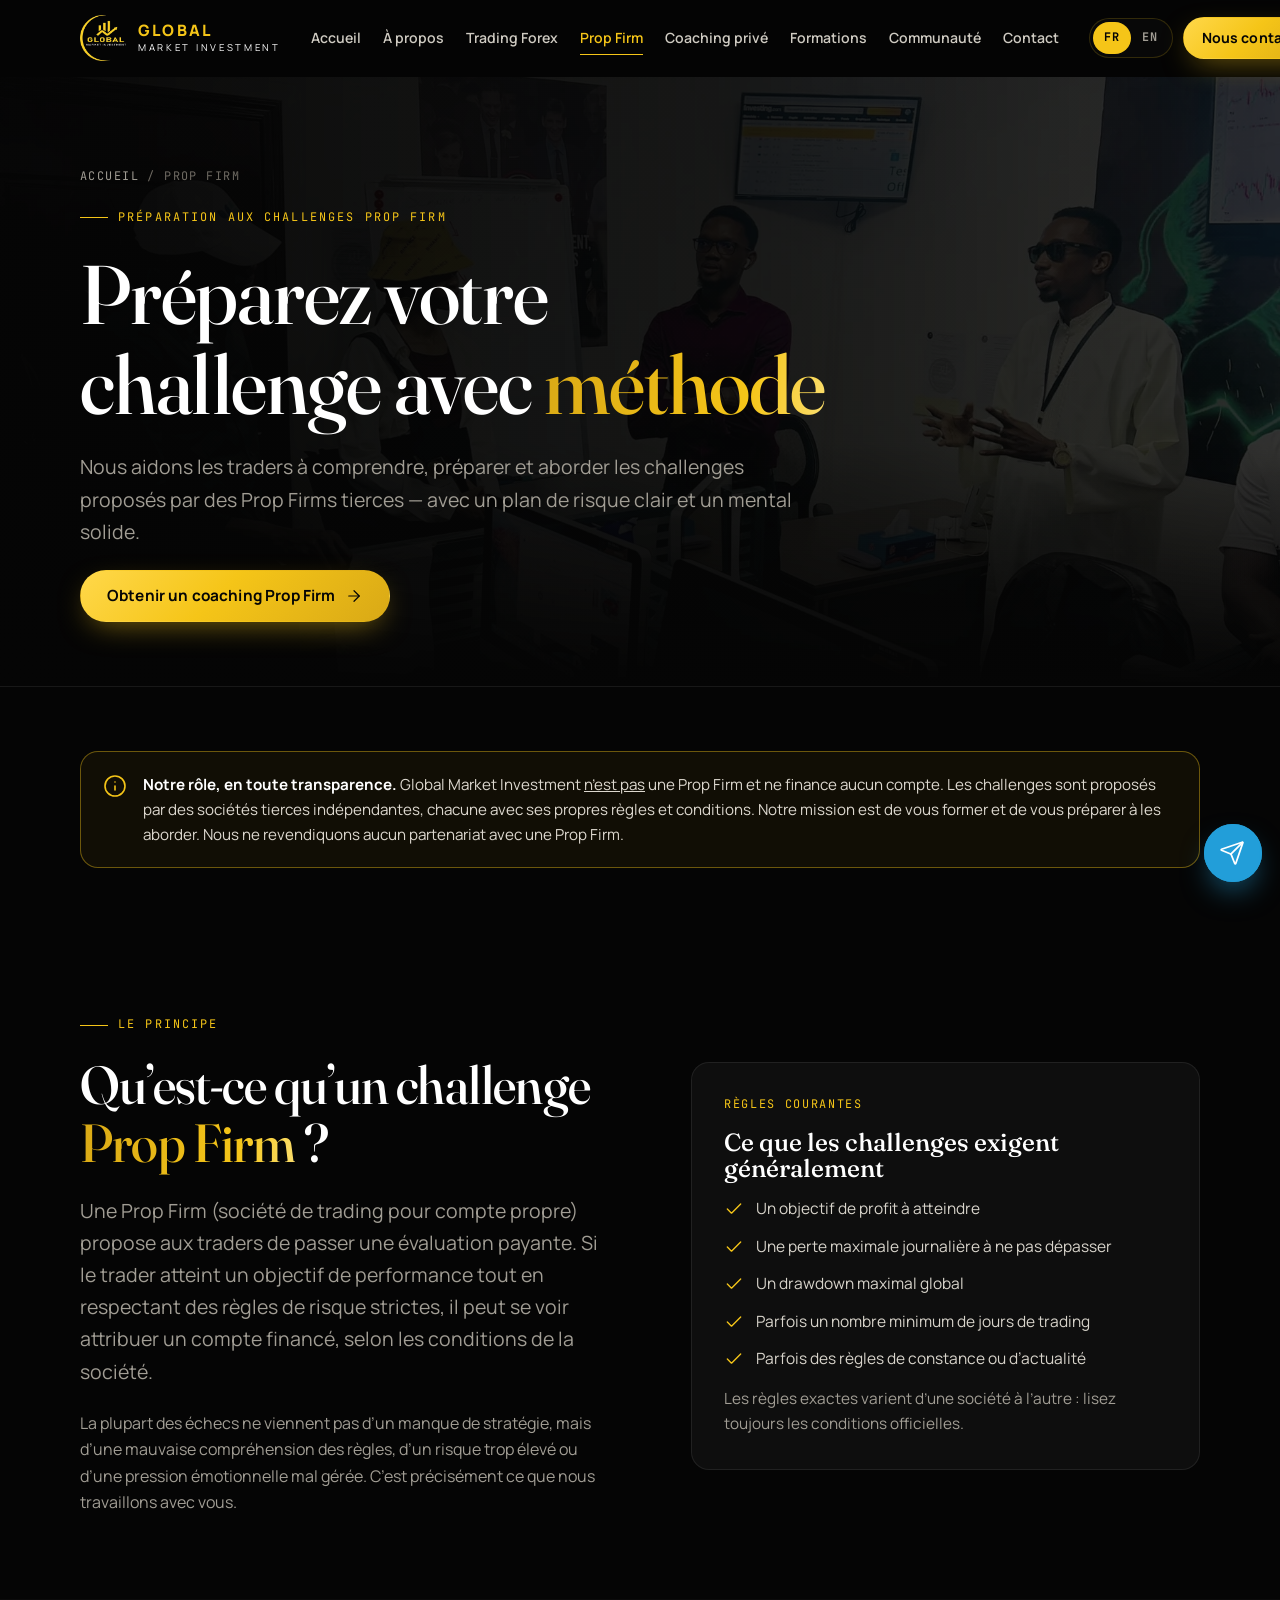
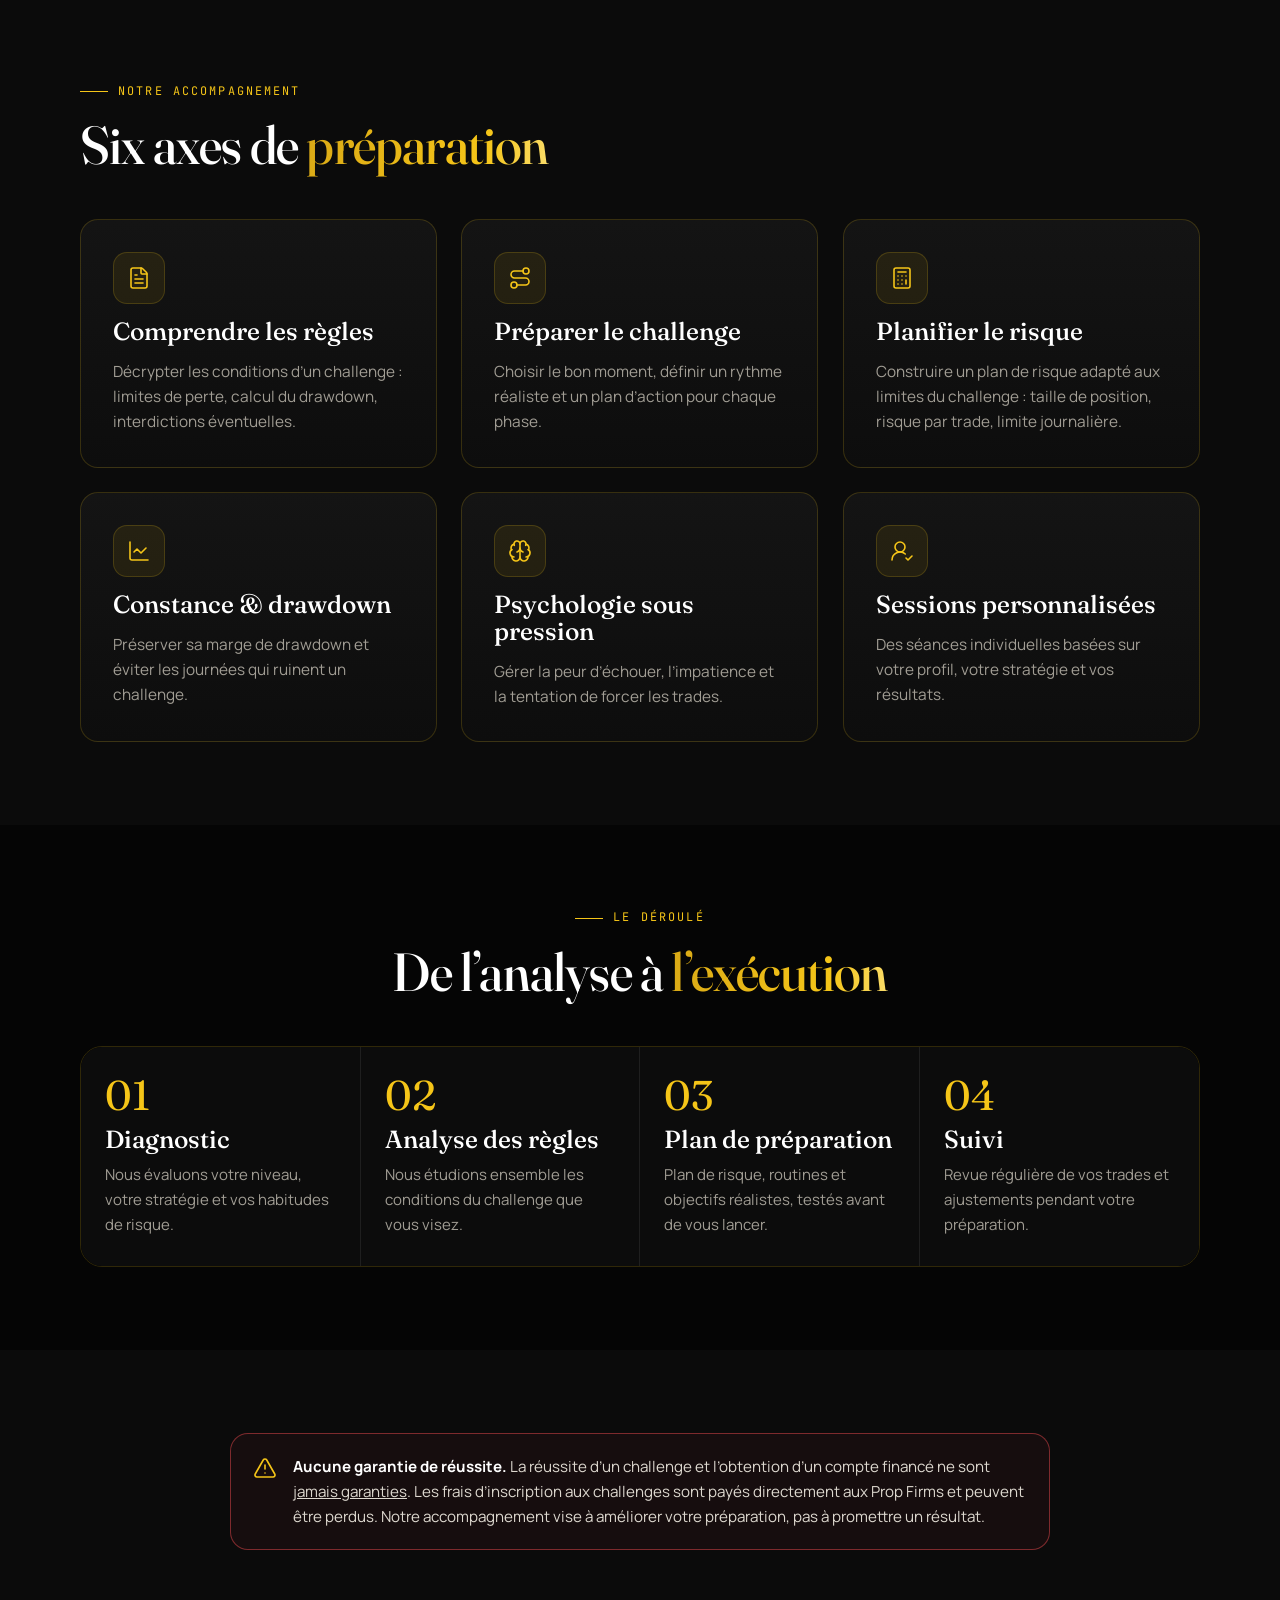
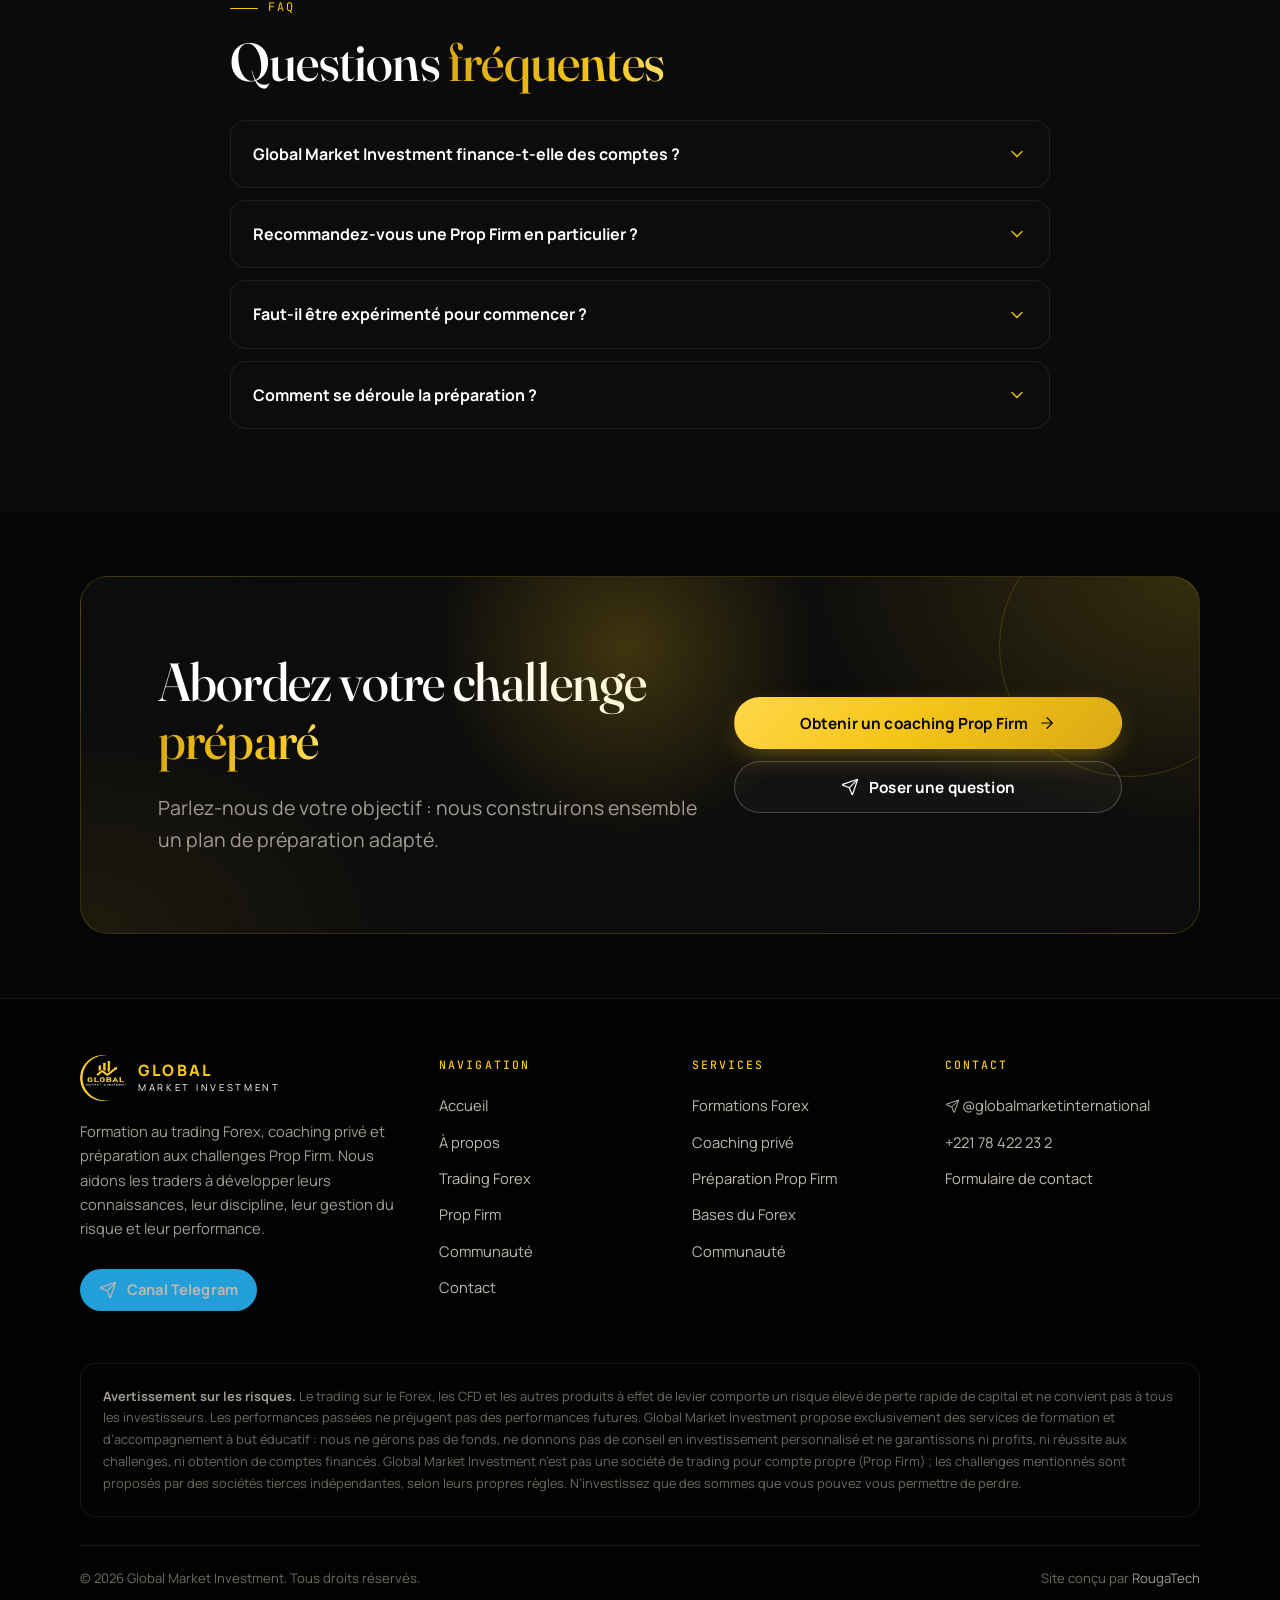
<file: prop-firm.html>
<!doctype html>
<html lang="fr" class="no-js" data-title-fr="Préparation Prop Firm — Global Market Investment" data-title-en="Prop Firm Preparation — Global Market Investment" data-desc-fr="Préparez les challenges Prop Firm avec méthode : règles, plan de risque, drawdown, constance et psychologie. Global Market Investment n’est pas une Prop Firm." data-desc-en="Prepare for Prop Firm challenges methodically: rules, risk plan, drawdown, consistency and psychology. Global Market Investment is not a Prop Firm.">
<head>
<meta charset="utf-8">
<meta name="viewport" content="width=device-width, initial-scale=1, viewport-fit=cover">
<title>Préparation Prop Firm — Global Market Investment</title>
<meta name="description" content="Préparez les challenges Prop Firm avec méthode : règles, plan de risque, drawdown, constance et psychologie. Global Market Investment n’est pas une Prop Firm.">
<meta name="theme-color" content="#050505">
<meta property="og:type" content="website">
<meta property="og:site_name" content="Global Market Investment">
<meta property="og:title" content="Préparation Prop Firm — Global Market Investment">
<meta property="og:description" content="Préparez les challenges Prop Firm avec méthode : règles, plan de risque, drawdown, constance et psychologie. Global Market Investment n’est pas une Prop Firm.">
<meta property="og:image" content="assets/img/og-image.jpg">
<meta name="twitter:card" content="summary_large_image">
<link rel="icon" type="image/png" href="assets/img/favicon.png">
<link rel="apple-touch-icon" href="assets/img/apple-touch-icon.png">
<link rel="preload" href="assets/fonts/fraunces.woff2" as="font" type="font/woff2" crossorigin>
<link rel="preload" href="assets/fonts/manrope-400.woff2" as="font" type="font/woff2" crossorigin>
<link rel="stylesheet" href="assets/css/style.css?v=20261105">
<script>(function(){try{var q=new URLSearchParams(location.search).get("lang");var l=q||localStorage.getItem("gmi-lang");if(l==="en"||l==="fr")document.documentElement.lang=l;}catch(e){}})();</script>
</head>
<body>
<svg xmlns="http://www.w3.org/2000/svg" style="display:none"><symbol id="i-graduation-cap" viewBox="0 0 24 24" fill="none" stroke="currentColor" stroke-width="1.6" stroke-linecap="round" stroke-linejoin="round"><path d="M21.42 10.922a1 1 0 0 0-.019-1.838L12.83 5.18a2 2 0 0 0-1.66 0L2.6 9.08a1 1 0 0 0 0 1.832l8.57 3.908a2 2 0 0 0 1.66 0z" />
  <path d="M22 10v6" />
  <path d="M6 12.5V16a6 3 0 0 0 12 0v-3.5" /></symbol><symbol id="i-user-round-check" viewBox="0 0 24 24" fill="none" stroke="currentColor" stroke-width="1.6" stroke-linecap="round" stroke-linejoin="round"><path d="M2 21a8 8 0 0 1 13.292-6" />
  <circle cx="10" cy="8" r="5" />
  <path d="m16 19 2 2 4-4" /></symbol><symbol id="i-target" viewBox="0 0 24 24" fill="none" stroke="currentColor" stroke-width="1.6" stroke-linecap="round" stroke-linejoin="round"><circle cx="12" cy="12" r="10" />
  <circle cx="12" cy="12" r="6" />
  <circle cx="12" cy="12" r="2" /></symbol><symbol id="i-users" viewBox="0 0 24 24" fill="none" stroke="currentColor" stroke-width="1.6" stroke-linecap="round" stroke-linejoin="round"><path d="M16 21v-2a4 4 0 0 0-4-4H6a4 4 0 0 0-4 4v2" />
  <path d="M16 3.128a4 4 0 0 1 0 7.744" />
  <path d="M22 21v-2a4 4 0 0 0-3-3.87" />
  <circle cx="9" cy="7" r="4" /></symbol><symbol id="i-send" viewBox="0 0 24 24" fill="none" stroke="currentColor" stroke-width="1.6" stroke-linecap="round" stroke-linejoin="round"><path d="M14.536 21.686a.5.5 0 0 0 .937-.024l6.5-19a.496.496 0 0 0-.635-.635l-19 6.5a.5.5 0 0 0-.024.937l7.93 3.18a2 2 0 0 1 1.112 1.11z" />
  <path d="m21.854 2.147-10.94 10.939" /></symbol><symbol id="i-phone" viewBox="0 0 24 24" fill="none" stroke="currentColor" stroke-width="1.6" stroke-linecap="round" stroke-linejoin="round"><path d="M13.832 16.568a1 1 0 0 0 1.213-.303l.355-.465A2 2 0 0 1 17 15h3a2 2 0 0 1 2 2v3a2 2 0 0 1-2 2A18 18 0 0 1 2 4a2 2 0 0 1 2-2h3a2 2 0 0 1 2 2v3a2 2 0 0 1-.8 1.6l-.468.351a1 1 0 0 0-.292 1.233 14 14 0 0 0 6.392 6.384" /></symbol><symbol id="i-mail" viewBox="0 0 24 24" fill="none" stroke="currentColor" stroke-width="1.6" stroke-linecap="round" stroke-linejoin="round"><path d="m22 7-8.991 5.727a2 2 0 0 1-2.009 0L2 7" />
  <rect x="2" y="4" width="20" height="16" rx="2" /></symbol><symbol id="i-shield-check" viewBox="0 0 24 24" fill="none" stroke="currentColor" stroke-width="1.6" stroke-linecap="round" stroke-linejoin="round"><path d="M20 13c0 5-3.5 7.5-7.66 8.95a1 1 0 0 1-.67-.01C7.5 20.5 4 18 4 13V6a1 1 0 0 1 1-1c2 0 4.5-1.2 6.24-2.72a1.17 1.17 0 0 1 1.52 0C14.51 3.81 17 5 19 5a1 1 0 0 1 1 1z" />
  <path d="m9 12 2 2 4-4" /></symbol><symbol id="i-brain" viewBox="0 0 24 24" fill="none" stroke="currentColor" stroke-width="1.6" stroke-linecap="round" stroke-linejoin="round"><path d="M12 18V5" />
  <path d="M15 13a4.17 4.17 0 01-3-4 4.17 4.17 0 01-3 4" />
  <path d="M17.707 6.294A3 3 0 1012 5a3 3 0 10-5.707 1.294" />
  <path d="M17.996 5.125a4 4 0 012.526 5.77" />
  <path d="M18 18a4 4 0 002-7.465" />
  <path d="M19.967 17.482a4 4 0 11-7.967.517 4 4 0 11-7.967-.517" />
  <path d="M6 18a4 4 0 01-2-7.465" />
  <path d="M6.004 5.125a4 4 0 00-2.526 5.77" /></symbol><symbol id="i-chart-candlestick" viewBox="0 0 24 24" fill="none" stroke="currentColor" stroke-width="1.6" stroke-linecap="round" stroke-linejoin="round"><path d="M9 5v4" />
  <rect width="4" height="6" x="7" y="9" rx="1" />
  <path d="M9 15v2" />
  <path d="M17 3v2" />
  <rect width="4" height="8" x="15" y="5" rx="1" />
  <path d="M17 13v3" />
  <path d="M3 3v16a2 2 0 0 0 2 2h16" /></symbol><symbol id="i-chart-line" viewBox="0 0 24 24" fill="none" stroke="currentColor" stroke-width="1.6" stroke-linecap="round" stroke-linejoin="round"><path d="M3 3v16a2 2 0 0 0 2 2h16" />
  <path d="m19 9-5 5-4-4-3 3" /></symbol><symbol id="i-chart-no-axes-combined" viewBox="0 0 24 24" fill="none" stroke="currentColor" stroke-width="1.6" stroke-linecap="round" stroke-linejoin="round"><path d="M12 16v5" />
  <path d="M16 14.639V21" />
  <path d="M20 10.656V21" />
  <path d="m22 3-8.646 8.646a.5.5 0 0 1-.708 0L9.354 8.354a.5.5 0 0 0-.707 0L2 15" />
  <path d="M4 18.463V21" />
  <path d="M8 14.656V21" /></symbol><symbol id="i-globe" viewBox="0 0 24 24" fill="none" stroke="currentColor" stroke-width="1.6" stroke-linecap="round" stroke-linejoin="round"><circle cx="12" cy="12" r="10" />
  <path d="M12 2a14.5 14.5 0 0 0 0 20 14.5 14.5 0 0 0 0-20" />
  <path d="M2 12h20" /></symbol><symbol id="i-clock" viewBox="0 0 24 24" fill="none" stroke="currentColor" stroke-width="1.6" stroke-linecap="round" stroke-linejoin="round"><circle cx="12" cy="12" r="10" />
  <path d="M12 6v6l4 2" /></symbol><symbol id="i-scale" viewBox="0 0 24 24" fill="none" stroke="currentColor" stroke-width="1.6" stroke-linecap="round" stroke-linejoin="round"><path d="M12 3v18" />
  <path d="m19 8 3 8a5 5 0 0 1-6 0zV7" />
  <path d="M3 7h1a17 17 0 0 0 8-2 17 17 0 0 0 8 2h1" />
  <path d="m5 8 3 8a5 5 0 0 1-6 0zV7" />
  <path d="M7 21h10" /></symbol><symbol id="i-book-open" viewBox="0 0 24 24" fill="none" stroke="currentColor" stroke-width="1.6" stroke-linecap="round" stroke-linejoin="round"><path d="M12 5v16" />
  <path d="M20.001 19A2 2 0 0022 17V5a2 2 0 00-1.999-2L16 3.002A5 5 0 0012 5a5 5 0 00-4-2H4a2 2 0 00-2 2v12a2 2 0 001.999 2H8a5 5 0 014 2 5 5 0 014-2z" /></symbol><symbol id="i-arrow-right" viewBox="0 0 24 24" fill="none" stroke="currentColor" stroke-width="1.6" stroke-linecap="round" stroke-linejoin="round"><path d="M5 12h14" />
  <path d="m12 5 7 7-7 7" /></symbol><symbol id="i-arrow-up-right" viewBox="0 0 24 24" fill="none" stroke="currentColor" stroke-width="1.6" stroke-linecap="round" stroke-linejoin="round"><path d="M7 7h10v10" />
  <path d="M7 17 17 7" /></symbol><symbol id="i-check" viewBox="0 0 24 24" fill="none" stroke="currentColor" stroke-width="1.6" stroke-linecap="round" stroke-linejoin="round"><path d="M20 6 9 17l-5-5" /></symbol><symbol id="i-x" viewBox="0 0 24 24" fill="none" stroke="currentColor" stroke-width="1.6" stroke-linecap="round" stroke-linejoin="round"><path d="M18 6 6 18" />
  <path d="m6 6 12 12" /></symbol><symbol id="i-menu" viewBox="0 0 24 24" fill="none" stroke="currentColor" stroke-width="1.6" stroke-linecap="round" stroke-linejoin="round"><path d="M4 5h16" />
  <path d="M4 12h16" />
  <path d="M4 19h16" /></symbol><symbol id="i-triangle-alert" viewBox="0 0 24 24" fill="none" stroke="currentColor" stroke-width="1.6" stroke-linecap="round" stroke-linejoin="round"><path d="m21.73 18-8-14a2 2 0 0 0-3.48 0l-8 14A2 2 0 0 0 4 21h16a2 2 0 0 0 1.73-3" />
  <path d="M12 9v4" />
  <path d="M12 17h.01" /></symbol><symbol id="i-trending-up" viewBox="0 0 24 24" fill="none" stroke="currentColor" stroke-width="1.6" stroke-linecap="round" stroke-linejoin="round"><path d="M16 7h6v6" />
  <path d="m22 7-8.5 8.5-5-5L2 17" /></symbol><symbol id="i-crosshair" viewBox="0 0 24 24" fill="none" stroke="currentColor" stroke-width="1.6" stroke-linecap="round" stroke-linejoin="round"><circle cx="12" cy="12" r="10" />
  <line x1="22" x2="18" y1="12" y2="12" />
  <line x1="6" x2="2" y1="12" y2="12" />
  <line x1="12" x2="12" y1="6" y2="2" />
  <line x1="12" x2="12" y1="22" y2="18" /></symbol><symbol id="i-calendar" viewBox="0 0 24 24" fill="none" stroke="currentColor" stroke-width="1.6" stroke-linecap="round" stroke-linejoin="round"><path d="M8 2v3" />
  <path d="M16 2v3" />
  <rect x="3" y="3" width="18" height="18" rx="2" />
  <path d="M3 9h18" /></symbol><symbol id="i-message-circle" viewBox="0 0 24 24" fill="none" stroke="currentColor" stroke-width="1.6" stroke-linecap="round" stroke-linejoin="round"><path d="M2.992 16.342a2 2 0 0 1 .094 1.167l-1.065 3.29a1 1 0 0 0 1.236 1.168l3.413-.998a2 2 0 0 1 1.099.092 10 10 0 1 0-4.777-4.719" /></symbol><symbol id="i-compass" viewBox="0 0 24 24" fill="none" stroke="currentColor" stroke-width="1.6" stroke-linecap="round" stroke-linejoin="round"><circle cx="12" cy="12" r="10" />
  <path d="m16.24 7.76-1.804 5.411a2 2 0 0 1-1.265 1.265L7.76 16.24l1.804-5.411a2 2 0 0 1 1.265-1.265z" /></symbol><symbol id="i-layers" viewBox="0 0 24 24" fill="none" stroke="currentColor" stroke-width="1.6" stroke-linecap="round" stroke-linejoin="round"><path d="M12.83 2.18a2 2 0 0 0-1.66 0L2.6 6.08a1 1 0 0 0 0 1.83l8.58 3.91a2 2 0 0 0 1.66 0l8.58-3.9a1 1 0 0 0 0-1.83z" />
  <path d="M2 12a1 1 0 0 0 .58.91l8.6 3.91a2 2 0 0 0 1.65 0l8.58-3.9A1 1 0 0 0 22 12" />
  <path d="M2 17a1 1 0 0 0 .58.91l8.6 3.91a2 2 0 0 0 1.65 0l8.58-3.9A1 1 0 0 0 22 17" /></symbol><symbol id="i-lightbulb" viewBox="0 0 24 24" fill="none" stroke="currentColor" stroke-width="1.6" stroke-linecap="round" stroke-linejoin="round"><path d="M15 14c.2-1 .7-1.7 1.5-2.5 1-.9 1.5-2.2 1.5-3.5A6 6 0 0 0 6 8c0 1 .2 2.2 1.5 3.5.7.7 1.3 1.5 1.5 2.5" />
  <path d="M9 18h6" />
  <path d="M10 22h4" /></symbol><symbol id="i-eye" viewBox="0 0 24 24" fill="none" stroke="currentColor" stroke-width="1.6" stroke-linecap="round" stroke-linejoin="round"><path d="M2.062 12.348a1 1 0 0 1 0-.696 10.75 10.75 0 0 1 19.876 0 1 1 0 0 1 0 .696 10.75 10.75 0 0 1-19.876 0" />
  <circle cx="12" cy="12" r="3" /></symbol><symbol id="i-handshake" viewBox="0 0 24 24" fill="none" stroke="currentColor" stroke-width="1.6" stroke-linecap="round" stroke-linejoin="round"><path d="m11 17 2 2a1 1 0 1 0 3-3" />
  <path d="m14 14 2.5 2.5a1 1 0 1 0 3-3l-3.88-3.88a3 3 0 0 0-4.24 0l-.88.88a1 1 0 1 1-3-3l2.81-2.81a5.79 5.79 0 0 1 7.06-.87l.47.28a2 2 0 0 0 1.42.25L21 4" />
  <path d="m21 3 1 11h-2" />
  <path d="M3 3 2 14l6.5 6.5a1 1 0 1 0 3-3" />
  <path d="M3 4h8" /></symbol><symbol id="i-gauge" viewBox="0 0 24 24" fill="none" stroke="currentColor" stroke-width="1.6" stroke-linecap="round" stroke-linejoin="round"><path d="m12 14 4-4" />
  <path d="M3.34 19a10 10 0 1 1 17.32 0" /></symbol><symbol id="i-clipboard-check" viewBox="0 0 24 24" fill="none" stroke="currentColor" stroke-width="1.6" stroke-linecap="round" stroke-linejoin="round"><rect width="8" height="4" x="8" y="2" rx="1" ry="1" />
  <path d="M16 4h2a2 2 0 0 1 2 2v14a2 2 0 0 1-2 2H6a2 2 0 0 1-2-2V6a2 2 0 0 1 2-2h2" />
  <path d="m9 14 2 2 4-4" /></symbol><symbol id="i-notebook-pen" viewBox="0 0 24 24" fill="none" stroke="currentColor" stroke-width="1.6" stroke-linecap="round" stroke-linejoin="round"><path d="M13.4 2H6a2 2 0 0 0-2 2v16a2 2 0 0 0 2 2h12a2 2 0 0 0 2-2v-7.4" />
  <path d="M2 6h4" />
  <path d="M2 10h4" />
  <path d="M2 14h4" />
  <path d="M2 18h4" />
  <path d="M21.378 5.626a1 1 0 1 0-3.004-3.004l-5.01 5.012a2 2 0 0 0-.506.854l-.837 2.87a.5.5 0 0 0 .62.62l2.87-.837a2 2 0 0 0 .854-.506z" /></symbol><symbol id="i-lock" viewBox="0 0 24 24" fill="none" stroke="currentColor" stroke-width="1.6" stroke-linecap="round" stroke-linejoin="round"><rect width="18" height="11" x="3" y="11" rx="2" ry="2" />
  <path d="M7 11V7a5 5 0 0 1 10 0v4" /></symbol><symbol id="i-map-pin" viewBox="0 0 24 24" fill="none" stroke="currentColor" stroke-width="1.6" stroke-linecap="round" stroke-linejoin="round"><path d="M20 10c0 4.993-5.539 10.193-7.399 11.799a1 1 0 0 1-1.202 0C9.539 20.193 4 14.993 4 10a8 8 0 0 1 16 0" />
  <circle cx="12" cy="10" r="3" /></symbol><symbol id="i-copy" viewBox="0 0 24 24" fill="none" stroke="currentColor" stroke-width="1.6" stroke-linecap="round" stroke-linejoin="round"><rect width="14" height="14" x="8" y="8" rx="2" ry="2" />
  <path d="M4 16c-1.1 0-2-.9-2-2V4c0-1.1.9-2 2-2h10c1.1 0 2 .9 2 2" /></symbol><symbol id="i-chevron-down" viewBox="0 0 24 24" fill="none" stroke="currentColor" stroke-width="1.6" stroke-linecap="round" stroke-linejoin="round"><path d="m6 9 6 6 6-6" /></symbol><symbol id="i-languages" viewBox="0 0 24 24" fill="none" stroke="currentColor" stroke-width="1.6" stroke-linecap="round" stroke-linejoin="round"><path d="m5 8 6 6" />
  <path d="m4 14 6-6 2-3" />
  <path d="M2 5h12" />
  <path d="M7 2h1" />
  <path d="m22 22-5-10-5 10" />
  <path d="M14 18h6" /></symbol><symbol id="i-sparkles" viewBox="0 0 24 24" fill="none" stroke="currentColor" stroke-width="1.6" stroke-linecap="round" stroke-linejoin="round"><path d="M11.017 2.814a1 1 0 0 1 1.966 0l1.051 5.558a2 2 0 0 0 1.594 1.594l5.558 1.051a1 1 0 0 1 0 1.966l-5.558 1.051a2 2 0 0 0-1.594 1.594l-1.051 5.558a1 1 0 0 1-1.966 0l-1.051-5.558a2 2 0 0 0-1.594-1.594l-5.558-1.051a1 1 0 0 1 0-1.966l5.558-1.051a2 2 0 0 0 1.594-1.594z" />
  <path d="M20 2v4" />
  <path d="M22 4h-4" />
  <circle cx="4" cy="20" r="2" /></symbol><symbol id="i-newspaper" viewBox="0 0 24 24" fill="none" stroke="currentColor" stroke-width="1.6" stroke-linecap="round" stroke-linejoin="round"><path d="M15 18h-5" />
  <path d="M18 14h-8" />
  <path d="M4 22h16a2 2 0 0 0 2-2V4a2 2 0 0 0-2-2H8a2 2 0 0 0-2 2v16a2 2 0 0 1-4 0v-9a2 2 0 0 1 2-2h2" />
  <rect width="8" height="4" x="10" y="6" rx="1" /></symbol><symbol id="i-landmark" viewBox="0 0 24 24" fill="none" stroke="currentColor" stroke-width="1.6" stroke-linecap="round" stroke-linejoin="round"><path d="M10 18v-7" />
  <path d="M11.119 2.205a2 2 0 0 1 1.762 0l7.84 3.846A.5.5 0 0 1 20.5 7h-17a.5.5 0 0 1-.22-.949z" />
  <path d="M14 18v-7" />
  <path d="M18 18v-7" />
  <path d="M3 22h18" />
  <path d="M6 18v-7" /></symbol><symbol id="i-calculator" viewBox="0 0 24 24" fill="none" stroke="currentColor" stroke-width="1.6" stroke-linecap="round" stroke-linejoin="round"><rect width="16" height="20" x="4" y="2" rx="2" />
  <line x1="8" x2="16" y1="6" y2="6" />
  <line x1="16" x2="16" y1="14" y2="18" />
  <path d="M16 10h.01" />
  <path d="M12 10h.01" />
  <path d="M8 10h.01" />
  <path d="M12 14h.01" />
  <path d="M8 14h.01" />
  <path d="M12 18h.01" />
  <path d="M8 18h.01" /></symbol><symbol id="i-zap" viewBox="0 0 24 24" fill="none" stroke="currentColor" stroke-width="1.6" stroke-linecap="round" stroke-linejoin="round"><path d="M15.914 4a1.5 1.5 0 00-2.474-1.561l-9 9A1.5 1.5 0 005.5 14h4.002a.5.5 0 01.471.666L8.086 20a1.5 1.5 0 002.475 1.56l9-9A1.5 1.5 0 0018.5 10h-3.997a.5.5 0 01-.472-.667z" /></symbol><symbol id="i-coins" viewBox="0 0 24 24" fill="none" stroke="currentColor" stroke-width="1.6" stroke-linecap="round" stroke-linejoin="round"><path d="M13.744 17.736a6 6 0 1 1-7.48-7.48" />
  <path d="M15 6h1v4" />
  <path d="m6.134 14.768.866-.5 2 3.464" />
  <circle cx="16" cy="8" r="6" /></symbol><symbol id="i-list-checks" viewBox="0 0 24 24" fill="none" stroke="currentColor" stroke-width="1.6" stroke-linecap="round" stroke-linejoin="round"><path d="M13 5h8" />
  <path d="M13 12h8" />
  <path d="M13 19h8" />
  <path d="m3 17 2 2 4-4" />
  <path d="m3 7 2 2 4-4" /></symbol><symbol id="i-file-text" viewBox="0 0 24 24" fill="none" stroke="currentColor" stroke-width="1.6" stroke-linecap="round" stroke-linejoin="round"><path d="M6 22a2 2 0 0 1-2-2V4a2 2 0 0 1 2-2h8a2.4 2.4 0 0 1 1.704.706l3.588 3.588A2.4 2.4 0 0 1 20 8v12a2 2 0 0 1-2 2z" />
  <path d="M14 2v5a1 1 0 0 0 1 1h5" />
  <path d="M10 9H8" />
  <path d="M16 13H8" />
  <path d="M16 17H8" /></symbol><symbol id="i-quote" viewBox="0 0 24 24" fill="none" stroke="currentColor" stroke-width="1.6" stroke-linecap="round" stroke-linejoin="round"><path d="M16 3a2 2 0 0 0-2 2v6a2 2 0 0 0 2 2 1 1 0 0 1 1 1v1a2 2 0 0 1-2 2 1 1 0 0 0-1 1v2a1 1 0 0 0 1 1 6 6 0 0 0 6-6V5a2 2 0 0 0-2-2z" />
  <path d="M5 3a2 2 0 0 0-2 2v6a2 2 0 0 0 2 2 1 1 0 0 1 1 1v1a2 2 0 0 1-2 2 1 1 0 0 0-1 1v2a1 1 0 0 0 1 1 6 6 0 0 0 6-6V5a2 2 0 0 0-2-2z" /></symbol><symbol id="i-user-round" viewBox="0 0 24 24" fill="none" stroke="currentColor" stroke-width="1.6" stroke-linecap="round" stroke-linejoin="round"><circle cx="12" cy="8" r="5" />
  <path d="M20 21a8 8 0 0 0-16 0" /></symbol><symbol id="i-building-2" viewBox="0 0 24 24" fill="none" stroke="currentColor" stroke-width="1.6" stroke-linecap="round" stroke-linejoin="round"><path d="M10 12h4" />
  <path d="M10 8h4" />
  <path d="M14 21v-3a2 2 0 0 0-4 0v3" />
  <path d="M6 10H4a2 2 0 0 0-2 2v7a2 2 0 0 0 2 2h16a2 2 0 0 0 2-2V9a2 2 0 0 0-2-2h-2" />
  <path d="M6 21V5a2 2 0 0 1 2-2h8a2 2 0 0 1 2 2v16" /></symbol><symbol id="i-timer" viewBox="0 0 24 24" fill="none" stroke="currentColor" stroke-width="1.6" stroke-linecap="round" stroke-linejoin="round"><line x1="10" x2="14" y1="2" y2="2" />
  <line x1="12" x2="15" y1="14" y2="11" />
  <circle cx="12" cy="14" r="8" /></symbol><symbol id="i-route" viewBox="0 0 24 24" fill="none" stroke="currentColor" stroke-width="1.6" stroke-linecap="round" stroke-linejoin="round"><circle cx="6" cy="19" r="3" />
  <path d="M9 19h8.5a3.5 3.5 0 0 0 0-7h-11a3.5 3.5 0 0 1 0-7H15" />
  <circle cx="18" cy="5" r="3" /></symbol><symbol id="i-shield" viewBox="0 0 24 24" fill="none" stroke="currentColor" stroke-width="1.6" stroke-linecap="round" stroke-linejoin="round"><path d="M20 13c0 5-3.5 7.5-7.66 8.95a1 1 0 0 1-.67-.01C7.5 20.5 4 18 4 13V6a1 1 0 0 1 1-1c2 0 4.5-1.2 6.24-2.72a1.17 1.17 0 0 1 1.52 0C14.51 3.81 17 5 19 5a1 1 0 0 1 1 1z" /></symbol><symbol id="i-badge-check" viewBox="0 0 24 24" fill="none" stroke="currentColor" stroke-width="1.6" stroke-linecap="round" stroke-linejoin="round"><path d="M3.85 8.62a4 4 0 0 1 4.78-4.77 4 4 0 0 1 6.74 0 4 4 0 0 1 4.78 4.78 4 4 0 0 1 0 6.74 4 4 0 0 1-4.77 4.78 4 4 0 0 1-6.75 0 4 4 0 0 1-4.78-4.77 4 4 0 0 1 0-6.76Z" />
  <path d="m16 9-5.5 5.5L8 12" /></symbol><symbol id="i-info" viewBox="0 0 24 24" fill="none" stroke="currentColor" stroke-width="1.6" stroke-linecap="round" stroke-linejoin="round"><circle cx="12" cy="12" r="10" />
  <path d="M12 16v-4" />
  <path d="M12 8h.01" /></symbol></svg>
<a class="skip" href="#main"><span class="fr">Aller au contenu</span><span class="en">Skip to content</span></a>
<div class="progress" aria-hidden="true"><i></i></div>
<header class="site-header">
  <div class="wrap nav">
    <a class="brand" href="index.html" aria-label="Global Market Investment">
      <img src="assets/img/logo-sm.webp" width="158" height="160" alt="Logo Global Market Investment">
      <span class="brand-txt"><b>GLOBAL</b><span>MARKET INVESTMENT</span></span>
    </a>
    <nav aria-label="Navigation principale"><ul class="menu"><li><a href="index.html"><span class="fr">Accueil</span><span class="en">Home</span></a></li><li><a href="a-propos.html"><span class="fr">À propos</span><span class="en">About</span></a></li><li><a href="trading-forex.html"><span class="fr">Trading Forex</span><span class="en">Forex Trading</span></a></li><li><a href="prop-firm.html" aria-current="page"><span class="fr">Prop Firm</span><span class="en">Prop Firm</span></a></li><li><a href="coaching-prive.html"><span class="fr">Coaching privé</span><span class="en">Private Coaching</span></a></li><li><a href="formations.html"><span class="fr">Formations</span><span class="en">Programs</span></a></li><li><a href="communaute.html"><span class="fr">Communauté</span><span class="en">Community</span></a></li><li><a href="contact.html"><span class="fr">Contact</span><span class="en">Contact</span></a></li></ul></nav>
    <div class="nav-tools">
      <div class="lang" role="group" aria-label="Langue / Language">
        <button type="button" data-lang="fr" aria-pressed="true">FR</button><button type="button" data-lang="en" aria-pressed="false">EN</button>
      </div>
      <a class="btn btn-gold btn-sm" href="contact.html"><span class="fr">Nous contacter</span><span class="en">Contact us</span></a>
      <button class="burger" type="button" aria-controls="mobile-panel" aria-expanded="false" aria-label="Menu" data-al-fr="Ouvrir le menu" data-al-en="Open menu"><svg class="ico" aria-hidden="true"><use href="#i-menu"/></svg></button>
    </div>
  </div>
</header>
  <div class="mobile-panel" id="mobile-panel">
    <ul><li><a href="index.html"><span class="fr">Accueil</span><span class="en">Home</span><svg class="ico" aria-hidden="true"><use href="#i-arrow-up-right"/></svg></a></li><li><a href="a-propos.html"><span class="fr">À propos</span><span class="en">About</span><svg class="ico" aria-hidden="true"><use href="#i-arrow-up-right"/></svg></a></li><li><a href="trading-forex.html"><span class="fr">Trading Forex</span><span class="en">Forex Trading</span><svg class="ico" aria-hidden="true"><use href="#i-arrow-up-right"/></svg></a></li><li><a href="prop-firm.html" aria-current="page"><span class="fr">Prop Firm</span><span class="en">Prop Firm</span><svg class="ico" aria-hidden="true"><use href="#i-arrow-up-right"/></svg></a></li><li><a href="coaching-prive.html"><span class="fr">Coaching privé</span><span class="en">Private Coaching</span><svg class="ico" aria-hidden="true"><use href="#i-arrow-up-right"/></svg></a></li><li><a href="formations.html"><span class="fr">Formations</span><span class="en">Programs</span><svg class="ico" aria-hidden="true"><use href="#i-arrow-up-right"/></svg></a></li><li><a href="communaute.html"><span class="fr">Communauté</span><span class="en">Community</span><svg class="ico" aria-hidden="true"><use href="#i-arrow-up-right"/></svg></a></li><li><a href="contact.html"><span class="fr">Contact</span><span class="en">Contact</span><svg class="ico" aria-hidden="true"><use href="#i-arrow-up-right"/></svg></a></li></ul>
    <div class="flex-btns"><a class="btn btn-gold btn-block" href="contact.html"><span class="fr">Nous contacter</span><span class="en">Contact us</span></a>
    <a class="btn btn-tg btn-block" data-tg-channel href="https://t.me/+8cWmCWZB1ItlN2U0" target="_blank" rel="noopener"><svg class="ico" aria-hidden="true"><use href="#i-send"/></svg><span class="fr">Rejoindre Telegram</span><span class="en">Join Telegram</span></a></div>
  </div>

<main id="main">
<section class="page-hero">
  <div class="bg"><img src="assets/img/visite-salle-de-marche.webp" srcset="assets/img/visite-salle-de-marche-sm.webp 900w, assets/img/visite-salle-de-marche.webp 1800w" sizes="100vw" width="1800" height="1350" alt="Traders échangeant dans la salle de marché" data-alt-fr="Traders échangeant dans la salle de marché" data-alt-en="Traders talking in the trading room" fetchpriority="high"></div>
  <div class="wrap"><div class="inner">
    <div class="crumbs"><a href="index.html"><span class="fr">Accueil</span><span class="en">Home</span></a> / <span class="fr">Prop Firm</span><span class="en">Prop Firm</span></div>
    <span class="kicker"><span class="fr">Préparation aux challenges Prop Firm</span><span class="en">Prop Firm challenge preparation</span></span>
    <h1><span class="fr">Préparez votre challenge avec <em class='g'>méthode</em></span><span class="en">Prepare for your challenge with <em class='g'>method</em></span></h1>
    <p class="fr lead">Nous aidons les traders à comprendre, préparer et aborder les challenges proposés par des Prop Firms tierces — avec un plan de risque clair et un mental solide.</p><p class="en lead">We help traders understand, prepare for and approach challenges offered by third-party Prop Firms — with a clear risk plan and a strong mindset.</p>
    <div class="flex-btns"><a class="btn btn-gold" href="coaching-prive.html?objectif=propfirm#demande"><span class="fr">Obtenir un coaching Prop Firm</span><span class="en">Get Prop Firm Coaching</span><svg class="ico" aria-hidden="true"><use href="#i-arrow-right"/></svg></a></div>
  </div></div>
</section>
<section class="sec-tight">
  <div class="wrap">
    <div class="notice rv"><svg class="ico" aria-hidden="true"><use href="#i-info"/></svg><p><strong><span class="fr">Notre rôle, en toute transparence.</span><span class="en">Our role, in full transparency.</span></strong> <span class="fr">Global Market Investment <u>n’est pas</u> une Prop Firm et ne finance aucun compte. Les challenges sont proposés par des sociétés tierces indépendantes, chacune avec ses propres règles et conditions. Notre mission est de vous former et de vous préparer à les aborder. Nous ne revendiquons aucun partenariat avec une Prop Firm.</span><span class="en">Global Market Investment <u>is not</u> a Prop Firm and does not fund any accounts. Challenges are offered by independent third-party companies, each with its own rules and conditions. Our mission is to train and prepare you to approach them. We claim no partnership with any Prop Firm.</span></p></div>
  </div>
</section>

<section class="sec">
  <div class="wrap split">
    <div class="stack">
      <span class="kicker rv"><span class="fr">Le principe</span><span class="en">How it works</span></span>
      <h2 class="rv d1"><span class="fr">Qu’est-ce qu’un challenge <em class='g'>Prop Firm</em> ?</span><span class="en">What is a <em class='g'>Prop Firm</em> challenge?</span></h2>
      <p class="fr lead rv d2">Une Prop Firm (société de trading pour compte propre) propose aux traders de passer une évaluation payante. Si le trader atteint un objectif de performance tout en respectant des règles de risque strictes, il peut se voir attribuer un compte financé, selon les conditions de la société.</p><p class="en lead rv d2">A Prop Firm (proprietary trading firm) offers traders a paid evaluation. If the trader reaches a performance target while following strict risk rules, they may be granted a funded account, according to the firm’s conditions.</p>
      <p class="fr muted rv d2">La plupart des échecs ne viennent pas d’un manque de stratégie, mais d’une mauvaise compréhension des règles, d’un risque trop élevé ou d’une pression émotionnelle mal gérée. C’est précisément ce que nous travaillons avec vous.</p><p class="en muted rv d2">Most failures don’t come from a lack of strategy, but from misunderstood rules, excessive risk or poorly managed emotional pressure. That is exactly what we work on with you.</p>
    </div>
    <div class="stack rv d1">
      <div class="card card-flat"><span class="num"><span class="fr">RÈGLES COURANTES</span><span class="en">COMMON RULES</span></span>
        <h3><span class="fr">Ce que les challenges exigent généralement</span><span class="en">What challenges usually require</span></h3>
        <ul class="checks"><li><svg class="ico" aria-hidden="true"><use href="#i-check"/></svg><span><span class="fr">Un objectif de profit à atteindre</span><span class="en">A profit target to reach</span></span></li><li><svg class="ico" aria-hidden="true"><use href="#i-check"/></svg><span><span class="fr">Une perte maximale journalière à ne pas dépasser</span><span class="en">A maximum daily loss not to exceed</span></span></li><li><svg class="ico" aria-hidden="true"><use href="#i-check"/></svg><span><span class="fr">Un drawdown maximal global</span><span class="en">An overall maximum drawdown</span></span></li><li><svg class="ico" aria-hidden="true"><use href="#i-check"/></svg><span><span class="fr">Parfois un nombre minimum de jours de trading</span><span class="en">Sometimes a minimum number of trading days</span></span></li><li><svg class="ico" aria-hidden="true"><use href="#i-check"/></svg><span><span class="fr">Parfois des règles de constance ou d’actualité</span><span class="en">Sometimes consistency or news-trading rules</span></span></li></ul>
        <p class="small muted"><span class="fr">Les règles exactes varient d’une société à l’autre : lisez toujours les conditions officielles.</span><span class="en">Exact rules vary between firms: always read the official terms.</span></p>
      </div>
    </div>
  </div>
</section>

<section class="sec sec-ink">
  <div class="wrap">
    <div class="sec-head"><span class="kicker"><span class="fr">Notre accompagnement</span><span class="en">Our support</span></span><h2><span class="fr">Six axes de <em class='g'>préparation</em></span><span class="en">Six areas of <em class='g'>preparation</em></span></h2></div>
    <div class="grid g3">
      <article class="card rv  "><div class="ibox"><svg class="ico" aria-hidden="true"><use href="#i-file-text"/></svg></div><h3><span class="fr">Comprendre les règles</span><span class="en">Understanding the rules</span></h3><p class="fr">Décrypter les conditions d’un challenge : limites de perte, calcul du drawdown, interdictions éventuelles.</p><p class="en">Decode a challenge’s terms: loss limits, drawdown calculation, any restrictions.</p></article>
      <article class="card rv d1 "><div class="ibox"><svg class="ico" aria-hidden="true"><use href="#i-route"/></svg></div><h3><span class="fr">Préparer le challenge</span><span class="en">Challenge preparation</span></h3><p class="fr">Choisir le bon moment, définir un rythme réaliste et un plan d’action pour chaque phase.</p><p class="en">Choose the right time, set a realistic pace and an action plan for each phase.</p></article>
      <article class="card rv d2 "><div class="ibox"><svg class="ico" aria-hidden="true"><use href="#i-calculator"/></svg></div><h3><span class="fr">Planifier le risque</span><span class="en">Risk planning</span></h3><p class="fr">Construire un plan de risque adapté aux limites du challenge : taille de position, risque par trade, limite journalière.</p><p class="en">Build a risk plan suited to the challenge limits: position size, risk per trade, daily limit.</p></article>
      <article class="card rv  "><div class="ibox"><svg class="ico" aria-hidden="true"><use href="#i-chart-line"/></svg></div><h3><span class="fr">Constance & drawdown</span><span class="en">Consistency & drawdown</span></h3><p class="fr">Préserver sa marge de drawdown et éviter les journées qui ruinent un challenge.</p><p class="en">Protect your drawdown buffer and avoid the days that ruin a challenge.</p></article>
      <article class="card rv d1 "><div class="ibox"><svg class="ico" aria-hidden="true"><use href="#i-brain"/></svg></div><h3><span class="fr">Psychologie sous pression</span><span class="en">Psychology under pressure</span></h3><p class="fr">Gérer la peur d’échouer, l’impatience et la tentation de forcer les trades.</p><p class="en">Manage fear of failure, impatience and the urge to force trades.</p></article>
      <article class="card rv d2 "><div class="ibox"><svg class="ico" aria-hidden="true"><use href="#i-user-round-check"/></svg></div><h3><span class="fr">Sessions personnalisées</span><span class="en">Personalised sessions</span></h3><p class="fr">Des séances individuelles basées sur votre profil, votre stratégie et vos résultats.</p><p class="en">One-to-one sessions based on your profile, strategy and results.</p></article>
    </div>
  </div>
</section>

<section class="sec">
  <div class="wrap">
    <div class="sec-head center"><span class="kicker"><span class="fr">Le déroulé</span><span class="en">The process</span></span><h2><span class="fr">De l’analyse à <em class='g'>l’exécution</em></span><span class="en">From analysis to <em class='g'>execution</em></span></h2></div>
    <div class="steps rv">
      <div class="step"><span class="n">01</span><h3><span class="fr">Diagnostic</span><span class="en">Assessment</span></h3><p class="fr">Nous évaluons votre niveau, votre stratégie et vos habitudes de risque.</p><p class="en">We assess your level, strategy and risk habits.</p></div>
      <div class="step"><span class="n">02</span><h3><span class="fr">Analyse des règles</span><span class="en">Rule analysis</span></h3><p class="fr">Nous étudions ensemble les conditions du challenge que vous visez.</p><p class="en">We review the terms of the challenge you are targeting together.</p></div>
      <div class="step"><span class="n">03</span><h3><span class="fr">Plan de préparation</span><span class="en">Preparation plan</span></h3><p class="fr">Plan de risque, routines et objectifs réalistes, testés avant de vous lancer.</p><p class="en">Risk plan, routines and realistic goals, tested before you start.</p></div>
      <div class="step"><span class="n">04</span><h3><span class="fr">Suivi</span><span class="en">Follow-up</span></h3><p class="fr">Revue régulière de vos trades et ajustements pendant votre préparation.</p><p class="en">Regular review of your trades and adjustments during your preparation.</p></div>
    </div>
  </div>
</section>

<section class="sec sec-ink">
  <div class="wrap" style="max-width:900px">
    <div class="notice rv" style="border-color:rgba(229,72,77,.5);background:rgba(229,72,77,.05)"><svg class="ico" aria-hidden="true"><use href="#i-triangle-alert"/></svg><p><strong><span class="fr">Aucune garantie de réussite.</span><span class="en">No guarantee of success.</span></strong> <span class="fr">La réussite d’un challenge et l’obtention d’un compte financé ne sont <u>jamais garanties</u>. Les frais d’inscription aux challenges sont payés directement aux Prop Firms et peuvent être perdus. Notre accompagnement vise à améliorer votre préparation, pas à promettre un résultat.</span><span class="en">Passing a challenge or receiving a funded account is <u>never guaranteed</u>. Challenge fees are paid directly to Prop Firms and may be lost. Our support aims to improve your preparation, not to promise an outcome.</span></p></div>
    <div class="sec-head mt-l" style="margin-bottom:28px"><span class="kicker">FAQ</span><h2><span class="fr">Questions <em class='g'>fréquentes</em></span><span class="en">Frequently asked <em class='g'>questions</em></span></h2></div>
    <div class="faq">
      <details class="rv"><summary><span class="fr">Global Market Investment finance-t-elle des comptes ?</span><span class="en">Does Global Market Investment fund accounts?</span><svg class="ico" aria-hidden="true"><use href="#i-chevron-down"/></svg></summary><p class="fr">Non. Nous sommes une organisation de formation et d’accompagnement. Les comptes financés sont proposés uniquement par les Prop Firms, selon leurs propres conditions.</p><p class="en">No. We are an education and coaching organisation. Funded accounts are offered only by Prop Firms, under their own conditions.</p></details>
      <details class="rv"><summary><span class="fr">Recommandez-vous une Prop Firm en particulier ?</span><span class="en">Do you recommend a specific Prop Firm?</span><svg class="ico" aria-hidden="true"><use href="#i-chevron-down"/></svg></summary><p class="fr">Nous n’avons aucun partenariat avec une Prop Firm. Nous vous apprenons à lire et comparer les règles pour faire votre propre choix en connaissance de cause.</p><p class="en">We have no partnership with any Prop Firm. We teach you to read and compare rules so you can make your own informed choice.</p></details>
      <details class="rv"><summary><span class="fr">Faut-il être expérimenté pour commencer ?</span><span class="en">Do I need experience to start?</span><svg class="ico" aria-hidden="true"><use href="#i-chevron-down"/></svg></summary><p class="fr">Un challenge demande déjà une base solide. Si vous débutez, nous vous orienterons d’abord vers nos programmes de formation avant toute préparation de challenge.</p><p class="en">A challenge already requires a solid foundation. If you are a beginner, we will first guide you towards our training programs before any challenge preparation.</p></details>
      <details class="rv"><summary><span class="fr">Comment se déroule la préparation ?</span><span class="en">How does preparation work?</span><svg class="ico" aria-hidden="true"><use href="#i-chevron-down"/></svg></summary><p class="fr">Après un premier échange, nous définissons ensemble un plan adapté à votre niveau et au challenge visé, avec des sessions individuelles et un suivi de vos trades.</p><p class="en">After an initial conversation, we define together a plan suited to your level and target challenge, with one-to-one sessions and trade follow-up.</p></details>
    </div>
  </div>
</section>

<section class="sec-tight"><div class="wrap"><div class="cta-band rv">
  <div class="stack"><h2><span class="fr">Abordez votre challenge <em class='g'>préparé</em></span><span class="en">Approach your challenge <em class='g'>prepared</em></span></h2><p class="fr lead">Parlez-nous de votre objectif : nous construirons ensemble un plan de préparation adapté.</p><p class="en lead">Tell us about your goal: together we will build a tailored preparation plan.</p></div>
  <div class="actions"><a class="btn btn-gold" href="coaching-prive.html?objectif=propfirm#demande"><span class="fr">Obtenir un coaching Prop Firm</span><span class="en">Get Prop Firm Coaching</span><svg class="ico" aria-hidden="true"><use href="#i-arrow-right"/></svg></a><a class="btn btn-ghost" data-tg-support href="https://t.me/globalmarketinternational" target="_blank" rel="noopener"><svg class="ico" aria-hidden="true"><use href="#i-send"/></svg><span class="fr">Poser une question</span><span class="en">Ask a question</span></a></div>
</div></div></section>

</main>
<footer class="site-footer">
  <div class="wrap">
    <div class="f-grid">
      <div class="f-brand">
        <a class="brand" href="index.html"><img src="assets/img/logo-sm.webp" width="158" height="160" alt="Logo Global Market Investment" loading="lazy"><span class="brand-txt"><b>GLOBAL</b><span>MARKET INVESTMENT</span></span></a>
        <p class="fr">Formation au trading Forex, coaching privé et préparation aux challenges Prop Firm. Nous aidons les traders à développer leurs connaissances, leur discipline, leur gestion du risque et leur performance.</p><p class="en">Forex trading education, private coaching and Prop Firm challenge preparation. We help traders develop their knowledge, discipline, risk management and performance.</p>
        <div class="flex-btns mt-m"><a class="btn btn-tg btn-sm" data-tg-channel href="https://t.me/+8cWmCWZB1ItlN2U0" target="_blank" rel="noopener"><svg class="ico" aria-hidden="true"><use href="#i-send"/></svg><span class="fr">Canal Telegram</span><span class="en">Telegram channel</span></a></div>
      </div>
      <div><h5><span class="fr">Navigation</span><span class="en">Navigation</span></h5><ul><li><a href="index.html"><span class="fr">Accueil</span><span class="en">Home</span></a></li><li><a href="a-propos.html"><span class="fr">À propos</span><span class="en">About</span></a></li><li><a href="trading-forex.html"><span class="fr">Trading Forex</span><span class="en">Forex Trading</span></a></li><li><a href="prop-firm.html"><span class="fr">Prop Firm</span><span class="en">Prop Firm</span></a></li><li><a href="communaute.html"><span class="fr">Communauté</span><span class="en">Community</span></a></li><li><a href="contact.html"><span class="fr">Contact</span><span class="en">Contact</span></a></li></ul></div>
      <div><h5><span class="fr">Services</span><span class="en">Services</span></h5><ul>
        <li><a href="formations.html"><span class="fr">Formations Forex</span><span class="en">Forex programs</span></a></li>
        <li><a href="coaching-prive.html"><span class="fr">Coaching privé</span><span class="en">Private coaching</span></a></li>
        <li><a href="prop-firm.html"><span class="fr">Préparation Prop Firm</span><span class="en">Prop Firm preparation</span></a></li>
        <li><a href="trading-forex.html"><span class="fr">Bases du Forex</span><span class="en">Forex basics</span></a></li>
        <li><a href="communaute.html"><span class="fr">Communauté</span><span class="en">Community</span></a></li></ul></div>
      <div><h5><span class="fr">Contact</span><span class="en">Contact</span></h5><ul>
        <li><a data-tg-support href="https://t.me/globalmarketinternational" target="_blank" rel="noopener"><svg class="ico" aria-hidden="true"><use href="#i-send"/></svg> <span data-tg-support data-text>@globalmarketinternational</span></a></li>
        <li><a data-phone href="tel:+22178422232">+221 78 422 23 2</a></li>
        <li data-opt hidden><a data-email href="#"></a></li>
        <li><a href="contact.html"><span class="fr">Formulaire de contact</span><span class="en">Contact form</span></a></li></ul>
        <div data-social-wrap hidden class="mt-m"><h5><span class="fr">Réseaux sociaux</span><span class="en">Social media</span></h5><ul><li><a data-social="facebook" href="#" hidden target="_blank" rel="noopener">Facebook</a></li><li><a data-social="instagram" href="#" hidden target="_blank" rel="noopener">Instagram</a></li><li><a data-social="tiktok" href="#" hidden target="_blank" rel="noopener">TikTok</a></li><li><a data-social="youtube" href="#" hidden target="_blank" rel="noopener">YouTube</a></li><li><a data-social="linkedin" href="#" hidden target="_blank" rel="noopener">LinkedIn</a></li><li><a data-social="x" href="#" hidden target="_blank" rel="noopener">X</a></li></ul></div>
      </div>
    </div>
    <div class="f-risk" id="risque">
      <p class="fr"><strong>Avertissement sur les risques.</strong> Le trading sur le Forex, les CFD et les autres produits à effet de levier comporte un risque élevé de perte rapide de capital et ne convient pas à tous les investisseurs. Les performances passées ne préjugent pas des performances futures. Global Market Investment propose exclusivement des services de formation et d’accompagnement à but éducatif : nous ne gérons pas de fonds, ne donnons pas de conseil en investissement personnalisé et ne garantissons ni profits, ni réussite aux challenges, ni obtention de comptes financés. Global Market Investment n’est pas une société de trading pour compte propre (Prop Firm) ; les challenges mentionnés sont proposés par des sociétés tierces indépendantes, selon leurs propres règles. N’investissez que des sommes que vous pouvez vous permettre de perdre.</p><p class="en"><strong>Risk warning.</strong> Trading Forex, CFDs and other leveraged products carries a high risk of rapid capital loss and is not suitable for all investors. Past performance is not indicative of future results. Global Market Investment provides educational training and coaching services only: we do not manage funds, do not provide personalised investment advice, and do not guarantee profits, challenge success or funded accounts. Global Market Investment is not a proprietary trading firm (Prop Firm); the challenges mentioned are offered by independent third-party companies under their own rules. Only trade with money you can afford to lose.</p>
    </div>
    <div class="f-bottom">
      <span>© <span data-year>2026</span> Global Market Investment. <span class="fr">Tous droits réservés.</span><span class="en">All rights reserved.</span></span>
      <span><span class="fr">Site conçu par</span><span class="en">Website by</span> <a href="https://rougatech.com" target="_blank" rel="noopener">RougaTech</a></span>
    </div>
  </div>
</footer>
<a class="fab" data-tg-support href="https://t.me/globalmarketinternational" target="_blank" rel="noopener" aria-label="Telegram support" data-al-fr="Écrire au support Telegram" data-al-en="Message Telegram support"><svg class="ico" aria-hidden="true"><use href="#i-send"/></svg></a>
<script src="assets/js/config.js?v=20261105"></script>
<script src="assets/js/main.js?v=20261105" defer></script>
</body>
</html>
</file>
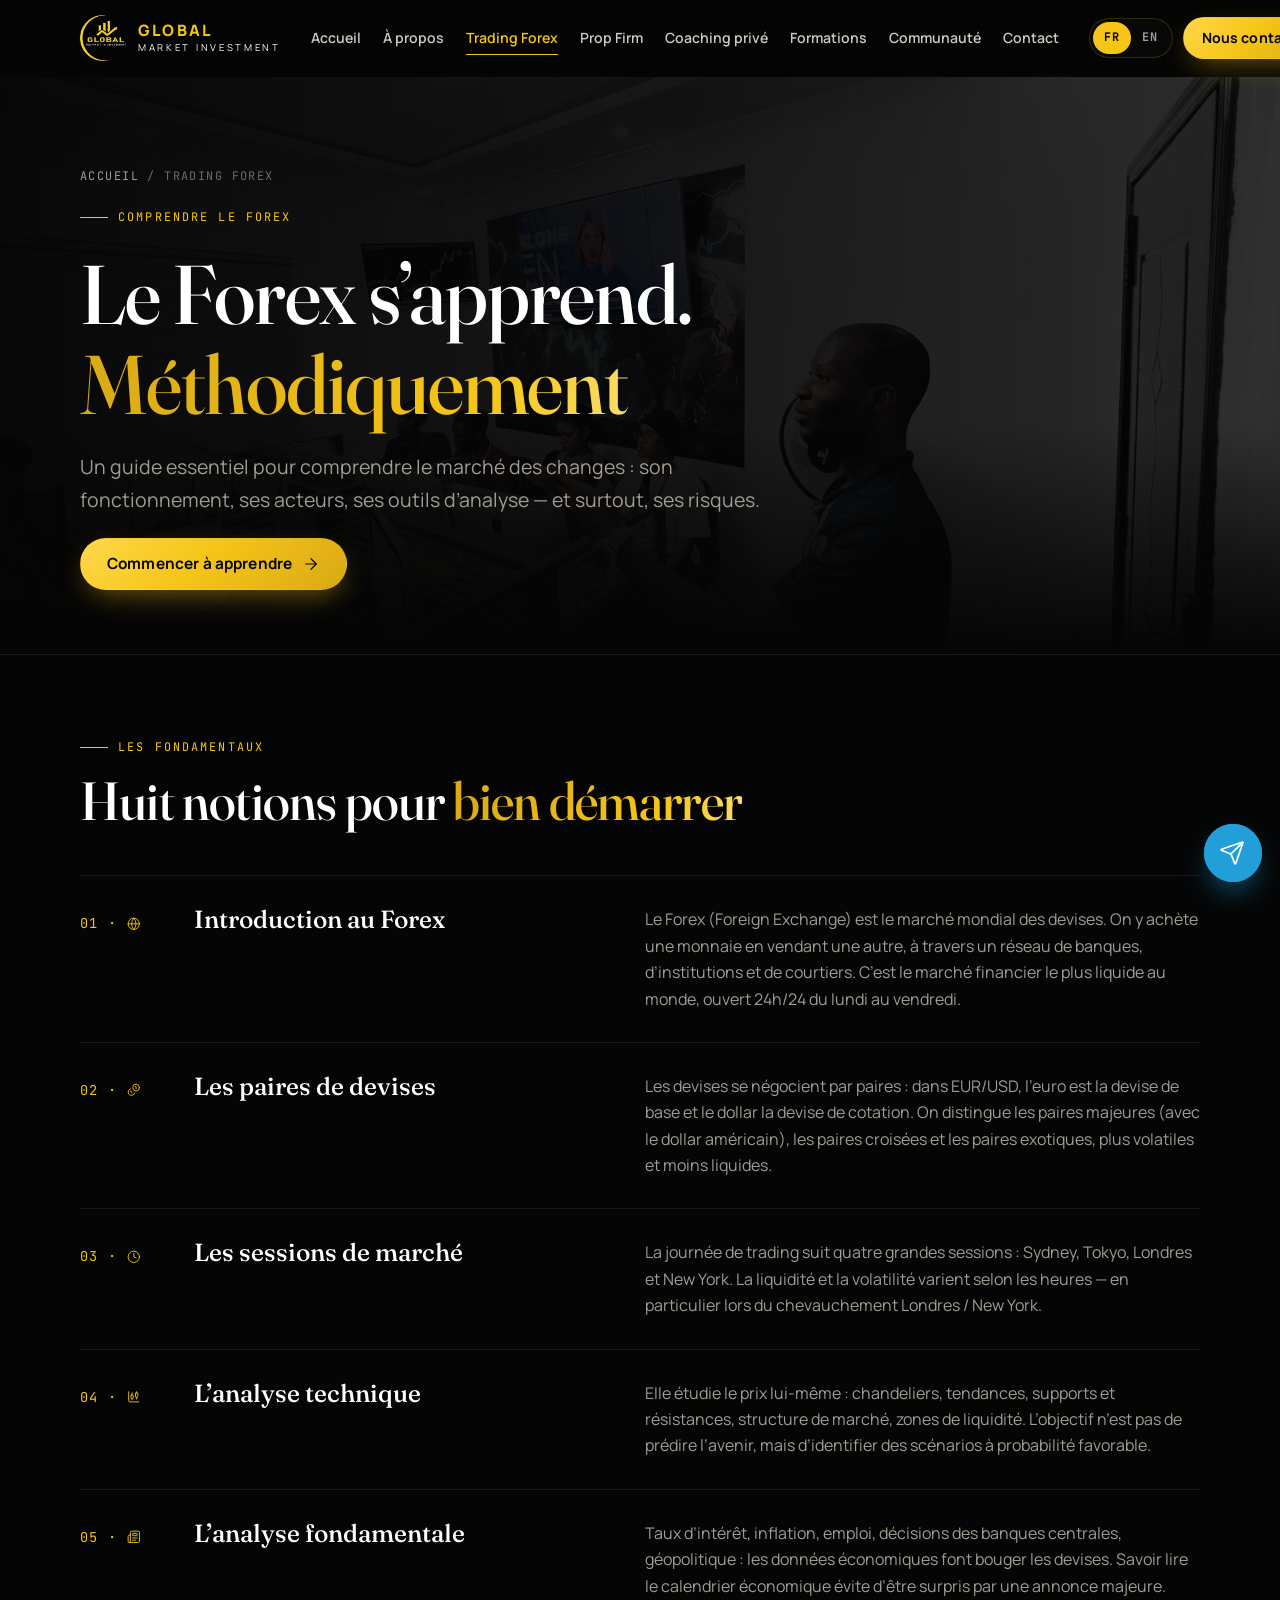
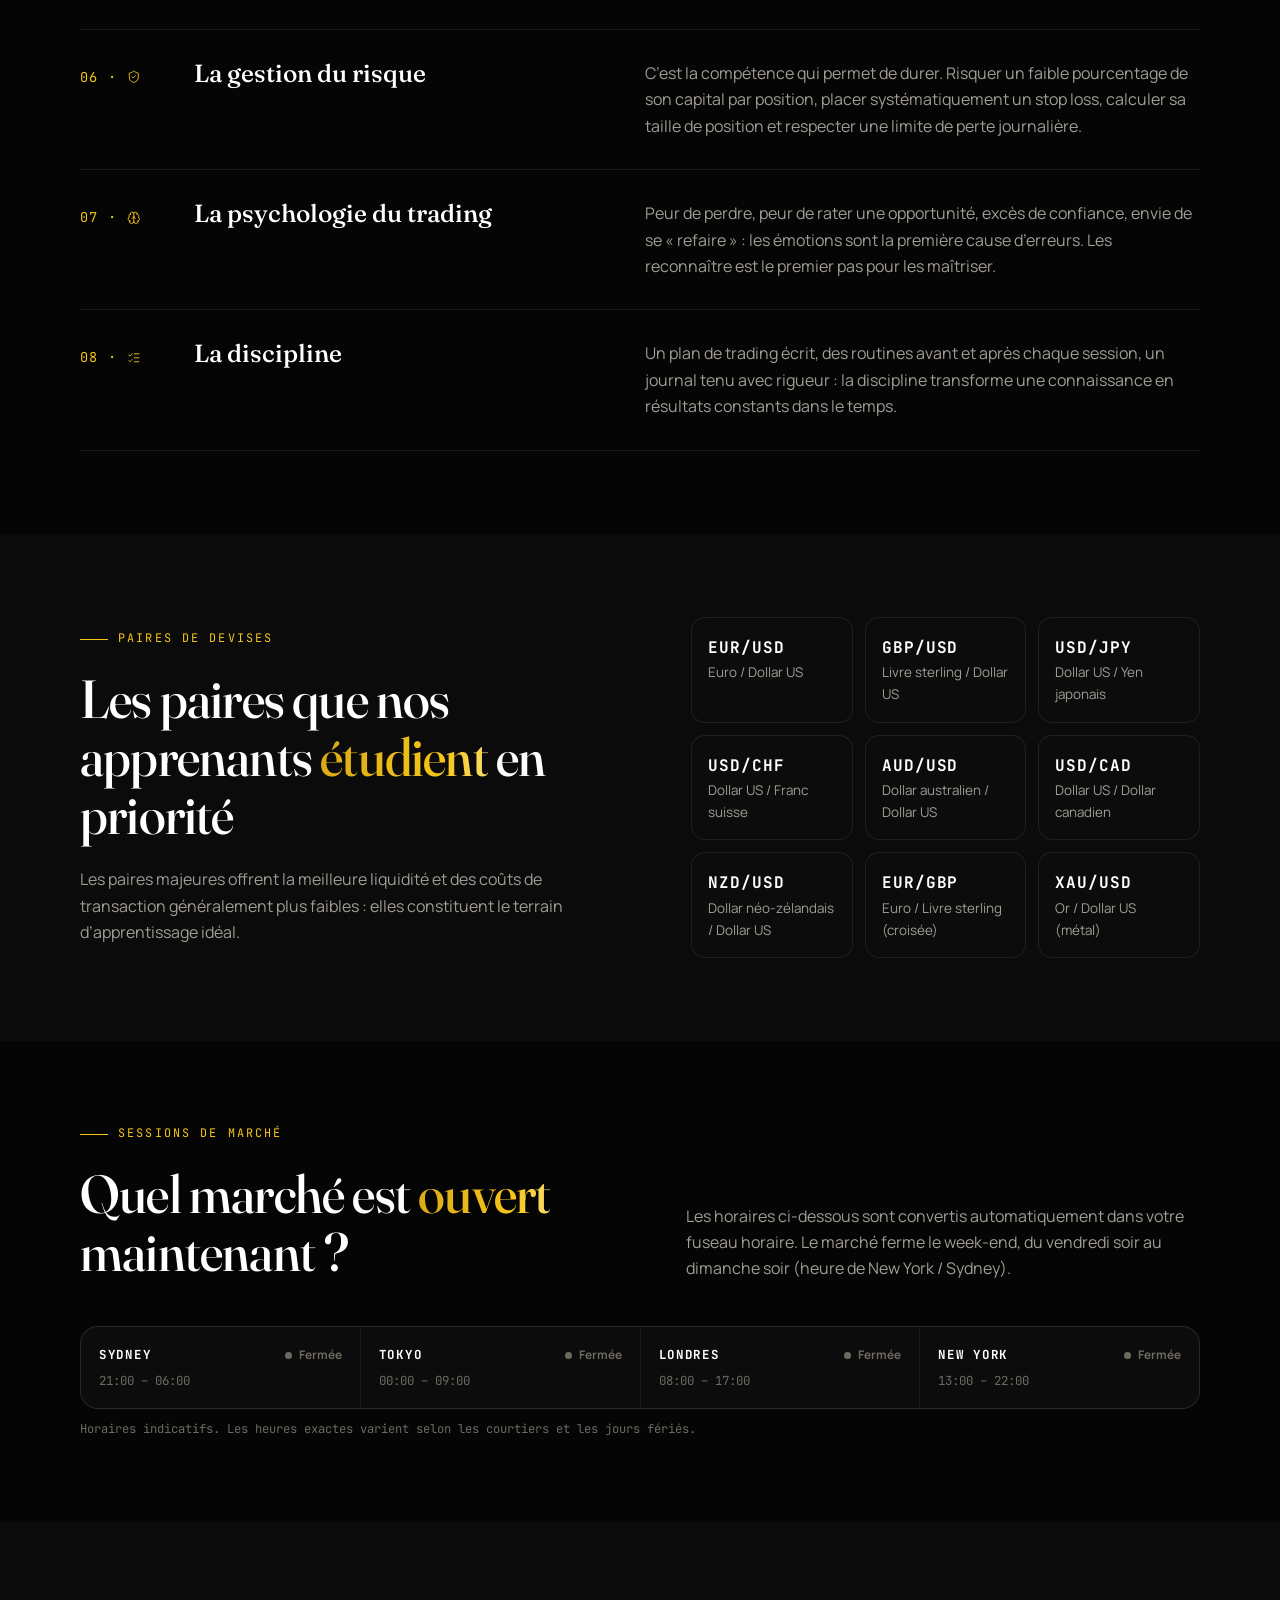
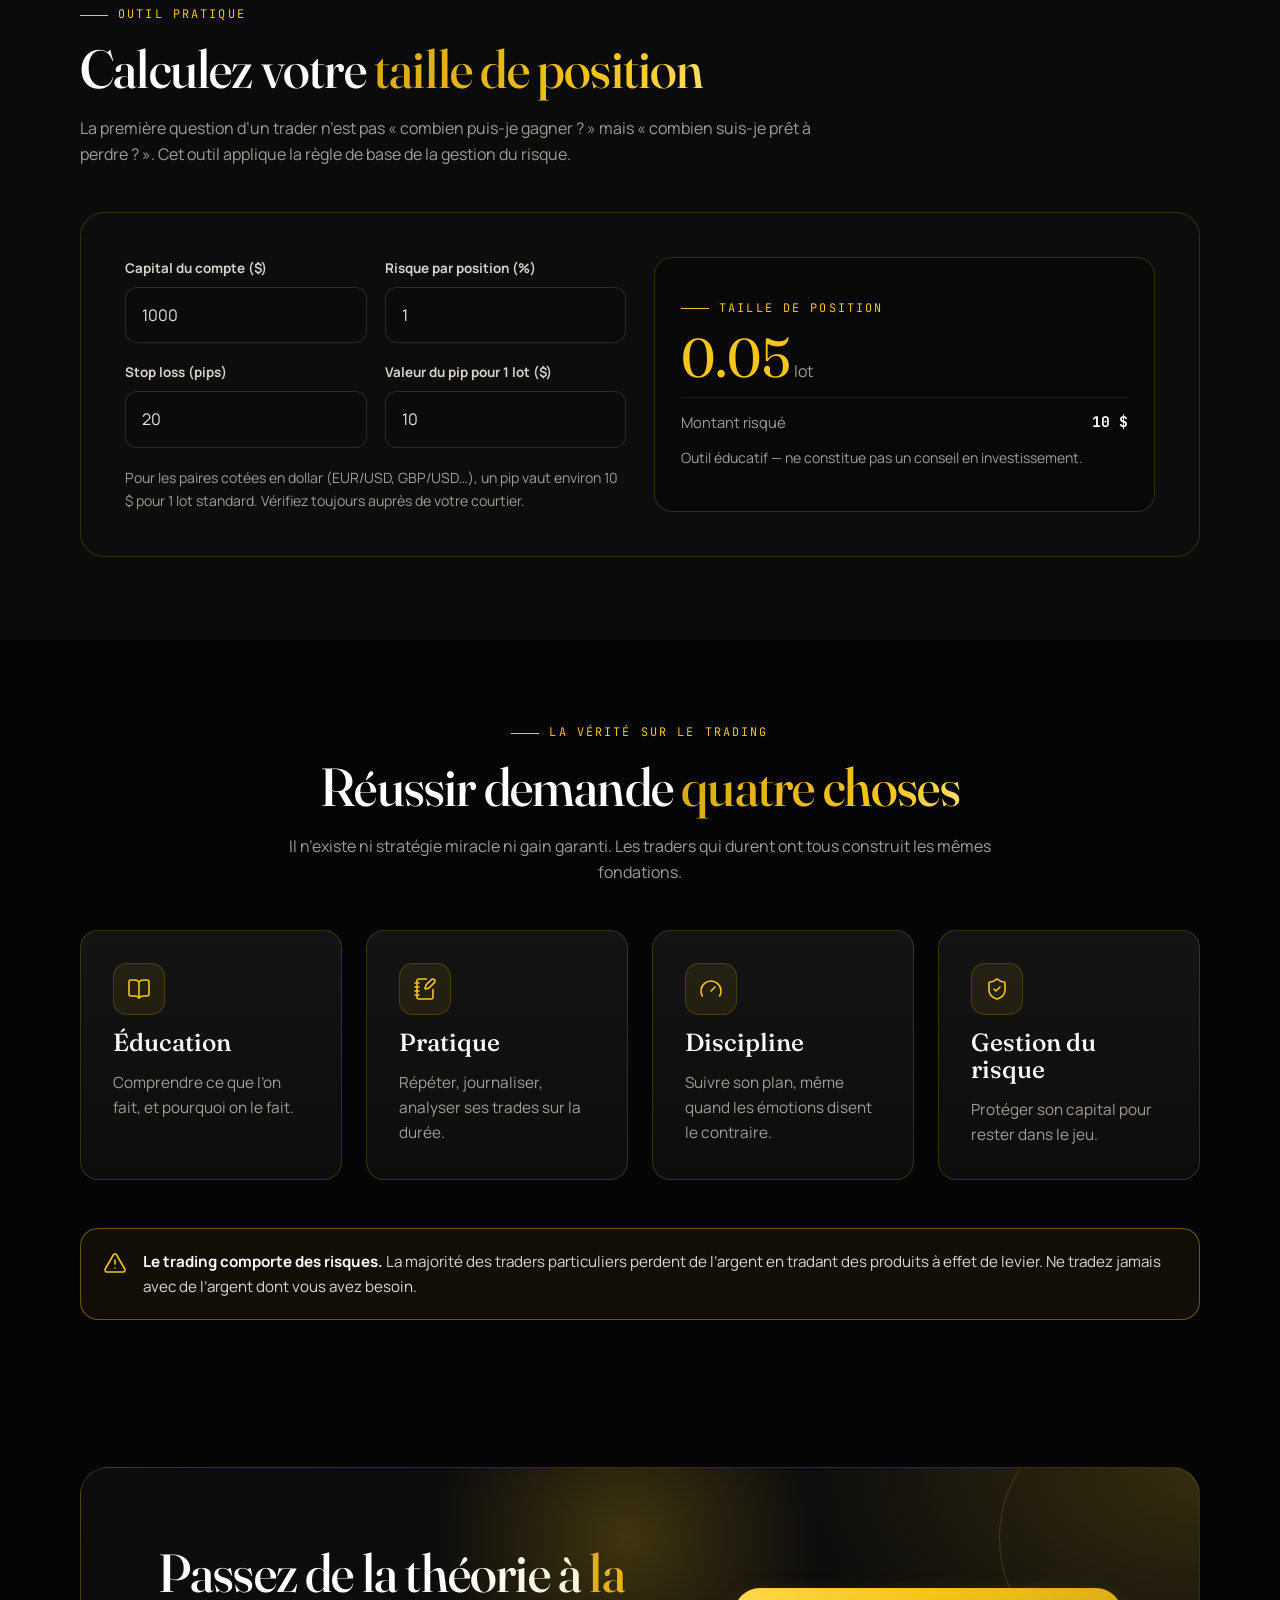
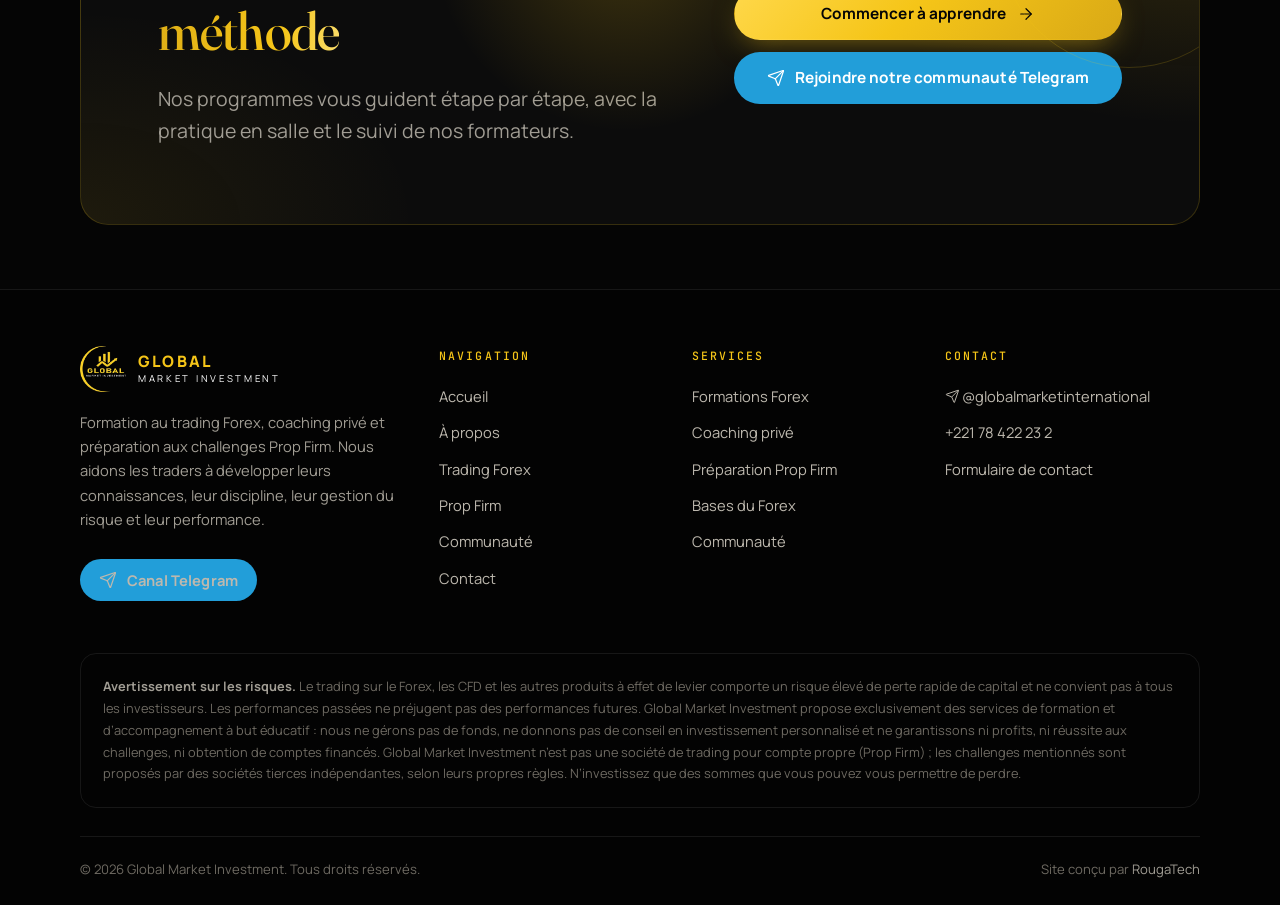
<file: trading-forex.html>
<!doctype html>
<html lang="fr" class="no-js" data-title-fr="Trading Forex : les bases — Global Market Investment" data-title-en="Forex Trading: The Basics — Global Market Investment" data-desc-fr="Comprendre le Forex : paires de devises, sessions de marché, analyse technique et fondamentale, gestion du risque, psychologie et discipline." data-desc-en="Understand Forex: currency pairs, market sessions, technical and fundamental analysis, risk management, psychology and discipline.">
<head>
<meta charset="utf-8">
<meta name="viewport" content="width=device-width, initial-scale=1, viewport-fit=cover">
<title>Trading Forex : les bases — Global Market Investment</title>
<meta name="description" content="Comprendre le Forex : paires de devises, sessions de marché, analyse technique et fondamentale, gestion du risque, psychologie et discipline.">
<meta name="theme-color" content="#050505">
<meta property="og:type" content="website">
<meta property="og:site_name" content="Global Market Investment">
<meta property="og:title" content="Trading Forex : les bases — Global Market Investment">
<meta property="og:description" content="Comprendre le Forex : paires de devises, sessions de marché, analyse technique et fondamentale, gestion du risque, psychologie et discipline.">
<meta property="og:image" content="assets/img/og-image.jpg">
<meta name="twitter:card" content="summary_large_image">
<link rel="icon" type="image/png" href="assets/img/favicon.png">
<link rel="apple-touch-icon" href="assets/img/apple-touch-icon.png">
<link rel="preload" href="assets/fonts/fraunces.woff2" as="font" type="font/woff2" crossorigin>
<link rel="preload" href="assets/fonts/manrope-400.woff2" as="font" type="font/woff2" crossorigin>
<link rel="stylesheet" href="assets/css/style.css?v=20261105">
<script>(function(){try{var q=new URLSearchParams(location.search).get("lang");var l=q||localStorage.getItem("gmi-lang");if(l==="en"||l==="fr")document.documentElement.lang=l;}catch(e){}})();</script>
</head>
<body>
<svg xmlns="http://www.w3.org/2000/svg" style="display:none"><symbol id="i-graduation-cap" viewBox="0 0 24 24" fill="none" stroke="currentColor" stroke-width="1.6" stroke-linecap="round" stroke-linejoin="round"><path d="M21.42 10.922a1 1 0 0 0-.019-1.838L12.83 5.18a2 2 0 0 0-1.66 0L2.6 9.08a1 1 0 0 0 0 1.832l8.57 3.908a2 2 0 0 0 1.66 0z" />
  <path d="M22 10v6" />
  <path d="M6 12.5V16a6 3 0 0 0 12 0v-3.5" /></symbol><symbol id="i-user-round-check" viewBox="0 0 24 24" fill="none" stroke="currentColor" stroke-width="1.6" stroke-linecap="round" stroke-linejoin="round"><path d="M2 21a8 8 0 0 1 13.292-6" />
  <circle cx="10" cy="8" r="5" />
  <path d="m16 19 2 2 4-4" /></symbol><symbol id="i-target" viewBox="0 0 24 24" fill="none" stroke="currentColor" stroke-width="1.6" stroke-linecap="round" stroke-linejoin="round"><circle cx="12" cy="12" r="10" />
  <circle cx="12" cy="12" r="6" />
  <circle cx="12" cy="12" r="2" /></symbol><symbol id="i-users" viewBox="0 0 24 24" fill="none" stroke="currentColor" stroke-width="1.6" stroke-linecap="round" stroke-linejoin="round"><path d="M16 21v-2a4 4 0 0 0-4-4H6a4 4 0 0 0-4 4v2" />
  <path d="M16 3.128a4 4 0 0 1 0 7.744" />
  <path d="M22 21v-2a4 4 0 0 0-3-3.87" />
  <circle cx="9" cy="7" r="4" /></symbol><symbol id="i-send" viewBox="0 0 24 24" fill="none" stroke="currentColor" stroke-width="1.6" stroke-linecap="round" stroke-linejoin="round"><path d="M14.536 21.686a.5.5 0 0 0 .937-.024l6.5-19a.496.496 0 0 0-.635-.635l-19 6.5a.5.5 0 0 0-.024.937l7.93 3.18a2 2 0 0 1 1.112 1.11z" />
  <path d="m21.854 2.147-10.94 10.939" /></symbol><symbol id="i-phone" viewBox="0 0 24 24" fill="none" stroke="currentColor" stroke-width="1.6" stroke-linecap="round" stroke-linejoin="round"><path d="M13.832 16.568a1 1 0 0 0 1.213-.303l.355-.465A2 2 0 0 1 17 15h3a2 2 0 0 1 2 2v3a2 2 0 0 1-2 2A18 18 0 0 1 2 4a2 2 0 0 1 2-2h3a2 2 0 0 1 2 2v3a2 2 0 0 1-.8 1.6l-.468.351a1 1 0 0 0-.292 1.233 14 14 0 0 0 6.392 6.384" /></symbol><symbol id="i-mail" viewBox="0 0 24 24" fill="none" stroke="currentColor" stroke-width="1.6" stroke-linecap="round" stroke-linejoin="round"><path d="m22 7-8.991 5.727a2 2 0 0 1-2.009 0L2 7" />
  <rect x="2" y="4" width="20" height="16" rx="2" /></symbol><symbol id="i-shield-check" viewBox="0 0 24 24" fill="none" stroke="currentColor" stroke-width="1.6" stroke-linecap="round" stroke-linejoin="round"><path d="M20 13c0 5-3.5 7.5-7.66 8.95a1 1 0 0 1-.67-.01C7.5 20.5 4 18 4 13V6a1 1 0 0 1 1-1c2 0 4.5-1.2 6.24-2.72a1.17 1.17 0 0 1 1.52 0C14.51 3.81 17 5 19 5a1 1 0 0 1 1 1z" />
  <path d="m9 12 2 2 4-4" /></symbol><symbol id="i-brain" viewBox="0 0 24 24" fill="none" stroke="currentColor" stroke-width="1.6" stroke-linecap="round" stroke-linejoin="round"><path d="M12 18V5" />
  <path d="M15 13a4.17 4.17 0 01-3-4 4.17 4.17 0 01-3 4" />
  <path d="M17.707 6.294A3 3 0 1012 5a3 3 0 10-5.707 1.294" />
  <path d="M17.996 5.125a4 4 0 012.526 5.77" />
  <path d="M18 18a4 4 0 002-7.465" />
  <path d="M19.967 17.482a4 4 0 11-7.967.517 4 4 0 11-7.967-.517" />
  <path d="M6 18a4 4 0 01-2-7.465" />
  <path d="M6.004 5.125a4 4 0 00-2.526 5.77" /></symbol><symbol id="i-chart-candlestick" viewBox="0 0 24 24" fill="none" stroke="currentColor" stroke-width="1.6" stroke-linecap="round" stroke-linejoin="round"><path d="M9 5v4" />
  <rect width="4" height="6" x="7" y="9" rx="1" />
  <path d="M9 15v2" />
  <path d="M17 3v2" />
  <rect width="4" height="8" x="15" y="5" rx="1" />
  <path d="M17 13v3" />
  <path d="M3 3v16a2 2 0 0 0 2 2h16" /></symbol><symbol id="i-chart-line" viewBox="0 0 24 24" fill="none" stroke="currentColor" stroke-width="1.6" stroke-linecap="round" stroke-linejoin="round"><path d="M3 3v16a2 2 0 0 0 2 2h16" />
  <path d="m19 9-5 5-4-4-3 3" /></symbol><symbol id="i-chart-no-axes-combined" viewBox="0 0 24 24" fill="none" stroke="currentColor" stroke-width="1.6" stroke-linecap="round" stroke-linejoin="round"><path d="M12 16v5" />
  <path d="M16 14.639V21" />
  <path d="M20 10.656V21" />
  <path d="m22 3-8.646 8.646a.5.5 0 0 1-.708 0L9.354 8.354a.5.5 0 0 0-.707 0L2 15" />
  <path d="M4 18.463V21" />
  <path d="M8 14.656V21" /></symbol><symbol id="i-globe" viewBox="0 0 24 24" fill="none" stroke="currentColor" stroke-width="1.6" stroke-linecap="round" stroke-linejoin="round"><circle cx="12" cy="12" r="10" />
  <path d="M12 2a14.5 14.5 0 0 0 0 20 14.5 14.5 0 0 0 0-20" />
  <path d="M2 12h20" /></symbol><symbol id="i-clock" viewBox="0 0 24 24" fill="none" stroke="currentColor" stroke-width="1.6" stroke-linecap="round" stroke-linejoin="round"><circle cx="12" cy="12" r="10" />
  <path d="M12 6v6l4 2" /></symbol><symbol id="i-scale" viewBox="0 0 24 24" fill="none" stroke="currentColor" stroke-width="1.6" stroke-linecap="round" stroke-linejoin="round"><path d="M12 3v18" />
  <path d="m19 8 3 8a5 5 0 0 1-6 0zV7" />
  <path d="M3 7h1a17 17 0 0 0 8-2 17 17 0 0 0 8 2h1" />
  <path d="m5 8 3 8a5 5 0 0 1-6 0zV7" />
  <path d="M7 21h10" /></symbol><symbol id="i-book-open" viewBox="0 0 24 24" fill="none" stroke="currentColor" stroke-width="1.6" stroke-linecap="round" stroke-linejoin="round"><path d="M12 5v16" />
  <path d="M20.001 19A2 2 0 0022 17V5a2 2 0 00-1.999-2L16 3.002A5 5 0 0012 5a5 5 0 00-4-2H4a2 2 0 00-2 2v12a2 2 0 001.999 2H8a5 5 0 014 2 5 5 0 014-2z" /></symbol><symbol id="i-arrow-right" viewBox="0 0 24 24" fill="none" stroke="currentColor" stroke-width="1.6" stroke-linecap="round" stroke-linejoin="round"><path d="M5 12h14" />
  <path d="m12 5 7 7-7 7" /></symbol><symbol id="i-arrow-up-right" viewBox="0 0 24 24" fill="none" stroke="currentColor" stroke-width="1.6" stroke-linecap="round" stroke-linejoin="round"><path d="M7 7h10v10" />
  <path d="M7 17 17 7" /></symbol><symbol id="i-check" viewBox="0 0 24 24" fill="none" stroke="currentColor" stroke-width="1.6" stroke-linecap="round" stroke-linejoin="round"><path d="M20 6 9 17l-5-5" /></symbol><symbol id="i-x" viewBox="0 0 24 24" fill="none" stroke="currentColor" stroke-width="1.6" stroke-linecap="round" stroke-linejoin="round"><path d="M18 6 6 18" />
  <path d="m6 6 12 12" /></symbol><symbol id="i-menu" viewBox="0 0 24 24" fill="none" stroke="currentColor" stroke-width="1.6" stroke-linecap="round" stroke-linejoin="round"><path d="M4 5h16" />
  <path d="M4 12h16" />
  <path d="M4 19h16" /></symbol><symbol id="i-triangle-alert" viewBox="0 0 24 24" fill="none" stroke="currentColor" stroke-width="1.6" stroke-linecap="round" stroke-linejoin="round"><path d="m21.73 18-8-14a2 2 0 0 0-3.48 0l-8 14A2 2 0 0 0 4 21h16a2 2 0 0 0 1.73-3" />
  <path d="M12 9v4" />
  <path d="M12 17h.01" /></symbol><symbol id="i-trending-up" viewBox="0 0 24 24" fill="none" stroke="currentColor" stroke-width="1.6" stroke-linecap="round" stroke-linejoin="round"><path d="M16 7h6v6" />
  <path d="m22 7-8.5 8.5-5-5L2 17" /></symbol><symbol id="i-crosshair" viewBox="0 0 24 24" fill="none" stroke="currentColor" stroke-width="1.6" stroke-linecap="round" stroke-linejoin="round"><circle cx="12" cy="12" r="10" />
  <line x1="22" x2="18" y1="12" y2="12" />
  <line x1="6" x2="2" y1="12" y2="12" />
  <line x1="12" x2="12" y1="6" y2="2" />
  <line x1="12" x2="12" y1="22" y2="18" /></symbol><symbol id="i-calendar" viewBox="0 0 24 24" fill="none" stroke="currentColor" stroke-width="1.6" stroke-linecap="round" stroke-linejoin="round"><path d="M8 2v3" />
  <path d="M16 2v3" />
  <rect x="3" y="3" width="18" height="18" rx="2" />
  <path d="M3 9h18" /></symbol><symbol id="i-message-circle" viewBox="0 0 24 24" fill="none" stroke="currentColor" stroke-width="1.6" stroke-linecap="round" stroke-linejoin="round"><path d="M2.992 16.342a2 2 0 0 1 .094 1.167l-1.065 3.29a1 1 0 0 0 1.236 1.168l3.413-.998a2 2 0 0 1 1.099.092 10 10 0 1 0-4.777-4.719" /></symbol><symbol id="i-compass" viewBox="0 0 24 24" fill="none" stroke="currentColor" stroke-width="1.6" stroke-linecap="round" stroke-linejoin="round"><circle cx="12" cy="12" r="10" />
  <path d="m16.24 7.76-1.804 5.411a2 2 0 0 1-1.265 1.265L7.76 16.24l1.804-5.411a2 2 0 0 1 1.265-1.265z" /></symbol><symbol id="i-layers" viewBox="0 0 24 24" fill="none" stroke="currentColor" stroke-width="1.6" stroke-linecap="round" stroke-linejoin="round"><path d="M12.83 2.18a2 2 0 0 0-1.66 0L2.6 6.08a1 1 0 0 0 0 1.83l8.58 3.91a2 2 0 0 0 1.66 0l8.58-3.9a1 1 0 0 0 0-1.83z" />
  <path d="M2 12a1 1 0 0 0 .58.91l8.6 3.91a2 2 0 0 0 1.65 0l8.58-3.9A1 1 0 0 0 22 12" />
  <path d="M2 17a1 1 0 0 0 .58.91l8.6 3.91a2 2 0 0 0 1.65 0l8.58-3.9A1 1 0 0 0 22 17" /></symbol><symbol id="i-lightbulb" viewBox="0 0 24 24" fill="none" stroke="currentColor" stroke-width="1.6" stroke-linecap="round" stroke-linejoin="round"><path d="M15 14c.2-1 .7-1.7 1.5-2.5 1-.9 1.5-2.2 1.5-3.5A6 6 0 0 0 6 8c0 1 .2 2.2 1.5 3.5.7.7 1.3 1.5 1.5 2.5" />
  <path d="M9 18h6" />
  <path d="M10 22h4" /></symbol><symbol id="i-eye" viewBox="0 0 24 24" fill="none" stroke="currentColor" stroke-width="1.6" stroke-linecap="round" stroke-linejoin="round"><path d="M2.062 12.348a1 1 0 0 1 0-.696 10.75 10.75 0 0 1 19.876 0 1 1 0 0 1 0 .696 10.75 10.75 0 0 1-19.876 0" />
  <circle cx="12" cy="12" r="3" /></symbol><symbol id="i-handshake" viewBox="0 0 24 24" fill="none" stroke="currentColor" stroke-width="1.6" stroke-linecap="round" stroke-linejoin="round"><path d="m11 17 2 2a1 1 0 1 0 3-3" />
  <path d="m14 14 2.5 2.5a1 1 0 1 0 3-3l-3.88-3.88a3 3 0 0 0-4.24 0l-.88.88a1 1 0 1 1-3-3l2.81-2.81a5.79 5.79 0 0 1 7.06-.87l.47.28a2 2 0 0 0 1.42.25L21 4" />
  <path d="m21 3 1 11h-2" />
  <path d="M3 3 2 14l6.5 6.5a1 1 0 1 0 3-3" />
  <path d="M3 4h8" /></symbol><symbol id="i-gauge" viewBox="0 0 24 24" fill="none" stroke="currentColor" stroke-width="1.6" stroke-linecap="round" stroke-linejoin="round"><path d="m12 14 4-4" />
  <path d="M3.34 19a10 10 0 1 1 17.32 0" /></symbol><symbol id="i-clipboard-check" viewBox="0 0 24 24" fill="none" stroke="currentColor" stroke-width="1.6" stroke-linecap="round" stroke-linejoin="round"><rect width="8" height="4" x="8" y="2" rx="1" ry="1" />
  <path d="M16 4h2a2 2 0 0 1 2 2v14a2 2 0 0 1-2 2H6a2 2 0 0 1-2-2V6a2 2 0 0 1 2-2h2" />
  <path d="m9 14 2 2 4-4" /></symbol><symbol id="i-notebook-pen" viewBox="0 0 24 24" fill="none" stroke="currentColor" stroke-width="1.6" stroke-linecap="round" stroke-linejoin="round"><path d="M13.4 2H6a2 2 0 0 0-2 2v16a2 2 0 0 0 2 2h12a2 2 0 0 0 2-2v-7.4" />
  <path d="M2 6h4" />
  <path d="M2 10h4" />
  <path d="M2 14h4" />
  <path d="M2 18h4" />
  <path d="M21.378 5.626a1 1 0 1 0-3.004-3.004l-5.01 5.012a2 2 0 0 0-.506.854l-.837 2.87a.5.5 0 0 0 .62.62l2.87-.837a2 2 0 0 0 .854-.506z" /></symbol><symbol id="i-lock" viewBox="0 0 24 24" fill="none" stroke="currentColor" stroke-width="1.6" stroke-linecap="round" stroke-linejoin="round"><rect width="18" height="11" x="3" y="11" rx="2" ry="2" />
  <path d="M7 11V7a5 5 0 0 1 10 0v4" /></symbol><symbol id="i-map-pin" viewBox="0 0 24 24" fill="none" stroke="currentColor" stroke-width="1.6" stroke-linecap="round" stroke-linejoin="round"><path d="M20 10c0 4.993-5.539 10.193-7.399 11.799a1 1 0 0 1-1.202 0C9.539 20.193 4 14.993 4 10a8 8 0 0 1 16 0" />
  <circle cx="12" cy="10" r="3" /></symbol><symbol id="i-copy" viewBox="0 0 24 24" fill="none" stroke="currentColor" stroke-width="1.6" stroke-linecap="round" stroke-linejoin="round"><rect width="14" height="14" x="8" y="8" rx="2" ry="2" />
  <path d="M4 16c-1.1 0-2-.9-2-2V4c0-1.1.9-2 2-2h10c1.1 0 2 .9 2 2" /></symbol><symbol id="i-chevron-down" viewBox="0 0 24 24" fill="none" stroke="currentColor" stroke-width="1.6" stroke-linecap="round" stroke-linejoin="round"><path d="m6 9 6 6 6-6" /></symbol><symbol id="i-languages" viewBox="0 0 24 24" fill="none" stroke="currentColor" stroke-width="1.6" stroke-linecap="round" stroke-linejoin="round"><path d="m5 8 6 6" />
  <path d="m4 14 6-6 2-3" />
  <path d="M2 5h12" />
  <path d="M7 2h1" />
  <path d="m22 22-5-10-5 10" />
  <path d="M14 18h6" /></symbol><symbol id="i-sparkles" viewBox="0 0 24 24" fill="none" stroke="currentColor" stroke-width="1.6" stroke-linecap="round" stroke-linejoin="round"><path d="M11.017 2.814a1 1 0 0 1 1.966 0l1.051 5.558a2 2 0 0 0 1.594 1.594l5.558 1.051a1 1 0 0 1 0 1.966l-5.558 1.051a2 2 0 0 0-1.594 1.594l-1.051 5.558a1 1 0 0 1-1.966 0l-1.051-5.558a2 2 0 0 0-1.594-1.594l-5.558-1.051a1 1 0 0 1 0-1.966l5.558-1.051a2 2 0 0 0 1.594-1.594z" />
  <path d="M20 2v4" />
  <path d="M22 4h-4" />
  <circle cx="4" cy="20" r="2" /></symbol><symbol id="i-newspaper" viewBox="0 0 24 24" fill="none" stroke="currentColor" stroke-width="1.6" stroke-linecap="round" stroke-linejoin="round"><path d="M15 18h-5" />
  <path d="M18 14h-8" />
  <path d="M4 22h16a2 2 0 0 0 2-2V4a2 2 0 0 0-2-2H8a2 2 0 0 0-2 2v16a2 2 0 0 1-4 0v-9a2 2 0 0 1 2-2h2" />
  <rect width="8" height="4" x="10" y="6" rx="1" /></symbol><symbol id="i-landmark" viewBox="0 0 24 24" fill="none" stroke="currentColor" stroke-width="1.6" stroke-linecap="round" stroke-linejoin="round"><path d="M10 18v-7" />
  <path d="M11.119 2.205a2 2 0 0 1 1.762 0l7.84 3.846A.5.5 0 0 1 20.5 7h-17a.5.5 0 0 1-.22-.949z" />
  <path d="M14 18v-7" />
  <path d="M18 18v-7" />
  <path d="M3 22h18" />
  <path d="M6 18v-7" /></symbol><symbol id="i-calculator" viewBox="0 0 24 24" fill="none" stroke="currentColor" stroke-width="1.6" stroke-linecap="round" stroke-linejoin="round"><rect width="16" height="20" x="4" y="2" rx="2" />
  <line x1="8" x2="16" y1="6" y2="6" />
  <line x1="16" x2="16" y1="14" y2="18" />
  <path d="M16 10h.01" />
  <path d="M12 10h.01" />
  <path d="M8 10h.01" />
  <path d="M12 14h.01" />
  <path d="M8 14h.01" />
  <path d="M12 18h.01" />
  <path d="M8 18h.01" /></symbol><symbol id="i-zap" viewBox="0 0 24 24" fill="none" stroke="currentColor" stroke-width="1.6" stroke-linecap="round" stroke-linejoin="round"><path d="M15.914 4a1.5 1.5 0 00-2.474-1.561l-9 9A1.5 1.5 0 005.5 14h4.002a.5.5 0 01.471.666L8.086 20a1.5 1.5 0 002.475 1.56l9-9A1.5 1.5 0 0018.5 10h-3.997a.5.5 0 01-.472-.667z" /></symbol><symbol id="i-coins" viewBox="0 0 24 24" fill="none" stroke="currentColor" stroke-width="1.6" stroke-linecap="round" stroke-linejoin="round"><path d="M13.744 17.736a6 6 0 1 1-7.48-7.48" />
  <path d="M15 6h1v4" />
  <path d="m6.134 14.768.866-.5 2 3.464" />
  <circle cx="16" cy="8" r="6" /></symbol><symbol id="i-list-checks" viewBox="0 0 24 24" fill="none" stroke="currentColor" stroke-width="1.6" stroke-linecap="round" stroke-linejoin="round"><path d="M13 5h8" />
  <path d="M13 12h8" />
  <path d="M13 19h8" />
  <path d="m3 17 2 2 4-4" />
  <path d="m3 7 2 2 4-4" /></symbol><symbol id="i-file-text" viewBox="0 0 24 24" fill="none" stroke="currentColor" stroke-width="1.6" stroke-linecap="round" stroke-linejoin="round"><path d="M6 22a2 2 0 0 1-2-2V4a2 2 0 0 1 2-2h8a2.4 2.4 0 0 1 1.704.706l3.588 3.588A2.4 2.4 0 0 1 20 8v12a2 2 0 0 1-2 2z" />
  <path d="M14 2v5a1 1 0 0 0 1 1h5" />
  <path d="M10 9H8" />
  <path d="M16 13H8" />
  <path d="M16 17H8" /></symbol><symbol id="i-quote" viewBox="0 0 24 24" fill="none" stroke="currentColor" stroke-width="1.6" stroke-linecap="round" stroke-linejoin="round"><path d="M16 3a2 2 0 0 0-2 2v6a2 2 0 0 0 2 2 1 1 0 0 1 1 1v1a2 2 0 0 1-2 2 1 1 0 0 0-1 1v2a1 1 0 0 0 1 1 6 6 0 0 0 6-6V5a2 2 0 0 0-2-2z" />
  <path d="M5 3a2 2 0 0 0-2 2v6a2 2 0 0 0 2 2 1 1 0 0 1 1 1v1a2 2 0 0 1-2 2 1 1 0 0 0-1 1v2a1 1 0 0 0 1 1 6 6 0 0 0 6-6V5a2 2 0 0 0-2-2z" /></symbol><symbol id="i-user-round" viewBox="0 0 24 24" fill="none" stroke="currentColor" stroke-width="1.6" stroke-linecap="round" stroke-linejoin="round"><circle cx="12" cy="8" r="5" />
  <path d="M20 21a8 8 0 0 0-16 0" /></symbol><symbol id="i-building-2" viewBox="0 0 24 24" fill="none" stroke="currentColor" stroke-width="1.6" stroke-linecap="round" stroke-linejoin="round"><path d="M10 12h4" />
  <path d="M10 8h4" />
  <path d="M14 21v-3a2 2 0 0 0-4 0v3" />
  <path d="M6 10H4a2 2 0 0 0-2 2v7a2 2 0 0 0 2 2h16a2 2 0 0 0 2-2V9a2 2 0 0 0-2-2h-2" />
  <path d="M6 21V5a2 2 0 0 1 2-2h8a2 2 0 0 1 2 2v16" /></symbol><symbol id="i-timer" viewBox="0 0 24 24" fill="none" stroke="currentColor" stroke-width="1.6" stroke-linecap="round" stroke-linejoin="round"><line x1="10" x2="14" y1="2" y2="2" />
  <line x1="12" x2="15" y1="14" y2="11" />
  <circle cx="12" cy="14" r="8" /></symbol><symbol id="i-route" viewBox="0 0 24 24" fill="none" stroke="currentColor" stroke-width="1.6" stroke-linecap="round" stroke-linejoin="round"><circle cx="6" cy="19" r="3" />
  <path d="M9 19h8.5a3.5 3.5 0 0 0 0-7h-11a3.5 3.5 0 0 1 0-7H15" />
  <circle cx="18" cy="5" r="3" /></symbol><symbol id="i-shield" viewBox="0 0 24 24" fill="none" stroke="currentColor" stroke-width="1.6" stroke-linecap="round" stroke-linejoin="round"><path d="M20 13c0 5-3.5 7.5-7.66 8.95a1 1 0 0 1-.67-.01C7.5 20.5 4 18 4 13V6a1 1 0 0 1 1-1c2 0 4.5-1.2 6.24-2.72a1.17 1.17 0 0 1 1.52 0C14.51 3.81 17 5 19 5a1 1 0 0 1 1 1z" /></symbol><symbol id="i-badge-check" viewBox="0 0 24 24" fill="none" stroke="currentColor" stroke-width="1.6" stroke-linecap="round" stroke-linejoin="round"><path d="M3.85 8.62a4 4 0 0 1 4.78-4.77 4 4 0 0 1 6.74 0 4 4 0 0 1 4.78 4.78 4 4 0 0 1 0 6.74 4 4 0 0 1-4.77 4.78 4 4 0 0 1-6.75 0 4 4 0 0 1-4.78-4.77 4 4 0 0 1 0-6.76Z" />
  <path d="m16 9-5.5 5.5L8 12" /></symbol><symbol id="i-info" viewBox="0 0 24 24" fill="none" stroke="currentColor" stroke-width="1.6" stroke-linecap="round" stroke-linejoin="round"><circle cx="12" cy="12" r="10" />
  <path d="M12 16v-4" />
  <path d="M12 8h.01" /></symbol></svg>
<a class="skip" href="#main"><span class="fr">Aller au contenu</span><span class="en">Skip to content</span></a>
<div class="progress" aria-hidden="true"><i></i></div>
<header class="site-header">
  <div class="wrap nav">
    <a class="brand" href="index.html" aria-label="Global Market Investment">
      <img src="assets/img/logo-sm.webp" width="158" height="160" alt="Logo Global Market Investment">
      <span class="brand-txt"><b>GLOBAL</b><span>MARKET INVESTMENT</span></span>
    </a>
    <nav aria-label="Navigation principale"><ul class="menu"><li><a href="index.html"><span class="fr">Accueil</span><span class="en">Home</span></a></li><li><a href="a-propos.html"><span class="fr">À propos</span><span class="en">About</span></a></li><li><a href="trading-forex.html" aria-current="page"><span class="fr">Trading Forex</span><span class="en">Forex Trading</span></a></li><li><a href="prop-firm.html"><span class="fr">Prop Firm</span><span class="en">Prop Firm</span></a></li><li><a href="coaching-prive.html"><span class="fr">Coaching privé</span><span class="en">Private Coaching</span></a></li><li><a href="formations.html"><span class="fr">Formations</span><span class="en">Programs</span></a></li><li><a href="communaute.html"><span class="fr">Communauté</span><span class="en">Community</span></a></li><li><a href="contact.html"><span class="fr">Contact</span><span class="en">Contact</span></a></li></ul></nav>
    <div class="nav-tools">
      <div class="lang" role="group" aria-label="Langue / Language">
        <button type="button" data-lang="fr" aria-pressed="true">FR</button><button type="button" data-lang="en" aria-pressed="false">EN</button>
      </div>
      <a class="btn btn-gold btn-sm" href="contact.html"><span class="fr">Nous contacter</span><span class="en">Contact us</span></a>
      <button class="burger" type="button" aria-controls="mobile-panel" aria-expanded="false" aria-label="Menu" data-al-fr="Ouvrir le menu" data-al-en="Open menu"><svg class="ico" aria-hidden="true"><use href="#i-menu"/></svg></button>
    </div>
  </div>
</header>
  <div class="mobile-panel" id="mobile-panel">
    <ul><li><a href="index.html"><span class="fr">Accueil</span><span class="en">Home</span><svg class="ico" aria-hidden="true"><use href="#i-arrow-up-right"/></svg></a></li><li><a href="a-propos.html"><span class="fr">À propos</span><span class="en">About</span><svg class="ico" aria-hidden="true"><use href="#i-arrow-up-right"/></svg></a></li><li><a href="trading-forex.html" aria-current="page"><span class="fr">Trading Forex</span><span class="en">Forex Trading</span><svg class="ico" aria-hidden="true"><use href="#i-arrow-up-right"/></svg></a></li><li><a href="prop-firm.html"><span class="fr">Prop Firm</span><span class="en">Prop Firm</span><svg class="ico" aria-hidden="true"><use href="#i-arrow-up-right"/></svg></a></li><li><a href="coaching-prive.html"><span class="fr">Coaching privé</span><span class="en">Private Coaching</span><svg class="ico" aria-hidden="true"><use href="#i-arrow-up-right"/></svg></a></li><li><a href="formations.html"><span class="fr">Formations</span><span class="en">Programs</span><svg class="ico" aria-hidden="true"><use href="#i-arrow-up-right"/></svg></a></li><li><a href="communaute.html"><span class="fr">Communauté</span><span class="en">Community</span><svg class="ico" aria-hidden="true"><use href="#i-arrow-up-right"/></svg></a></li><li><a href="contact.html"><span class="fr">Contact</span><span class="en">Contact</span><svg class="ico" aria-hidden="true"><use href="#i-arrow-up-right"/></svg></a></li></ul>
    <div class="flex-btns"><a class="btn btn-gold btn-block" href="contact.html"><span class="fr">Nous contacter</span><span class="en">Contact us</span></a>
    <a class="btn btn-tg btn-block" data-tg-channel href="https://t.me/+8cWmCWZB1ItlN2U0" target="_blank" rel="noopener"><svg class="ico" aria-hidden="true"><use href="#i-send"/></svg><span class="fr">Rejoindre Telegram</span><span class="en">Join Telegram</span></a></div>
  </div>

<main id="main">
<section class="page-hero">
  <div class="bg"><img src="assets/img/formation-ecrans.webp" srcset="assets/img/formation-ecrans-sm.webp 900w, assets/img/formation-ecrans.webp 1800w" sizes="100vw" width="1800" height="1013" alt="Session de formation au Forex devant les écrans de marché" data-alt-fr="Session de formation au Forex devant les écrans de marché" data-alt-en="Forex training session in front of market screens" fetchpriority="high"></div>
  <div class="wrap"><div class="inner">
    <div class="crumbs"><a href="index.html"><span class="fr">Accueil</span><span class="en">Home</span></a> / <span class="fr">Trading Forex</span><span class="en">Forex Trading</span></div>
    <span class="kicker"><span class="fr">Comprendre le Forex</span><span class="en">Understanding Forex</span></span>
    <h1><span class="fr">Le Forex s’apprend. <em class='g'>Méthodiquement</em></span><span class="en">Forex can be learned. <em class='g'>Methodically</em></span></h1>
    <p class="fr lead">Un guide essentiel pour comprendre le marché des changes : son fonctionnement, ses acteurs, ses outils d’analyse — et surtout, ses risques.</p><p class="en lead">An essential guide to the currency market: how it works, its players, its analysis tools — and above all, its risks.</p>
    <div class="flex-btns"><a class="btn btn-gold" href="formations.html"><span class="fr">Commencer à apprendre</span><span class="en">Start Learning</span><svg class="ico" aria-hidden="true"><use href="#i-arrow-right"/></svg></a></div>
  </div></div>
</section>
<section class="sec">
  <div class="wrap">
    <div class="sec-head"><span class="kicker"><span class="fr">Les fondamentaux</span><span class="en">The fundamentals</span></span><h2><span class="fr">Huit notions pour <em class='g'>bien démarrer</em></span><span class="en">Eight concepts to <em class='g'>start right</em></span></h2></div>
    <div class="pillars">
      <div class="pillar rv"><span class="n">01 · <svg class="ico" aria-hidden="true"><use href="#i-globe"/></svg></span><h3><span class="fr">Introduction au Forex</span><span class="en">Introduction to Forex</span></h3><p class="fr">Le Forex (Foreign Exchange) est le marché mondial des devises. On y achète une monnaie en vendant une autre, à travers un réseau de banques, d’institutions et de courtiers. C’est le marché financier le plus liquide au monde, ouvert 24h/24 du lundi au vendredi.</p><p class="en">Forex (Foreign Exchange) is the global currency market. You buy one currency while selling another, through a network of banks, institutions and brokers. It is the most liquid financial market in the world, open 24 hours a day, Monday to Friday.</p></div><div class="pillar rv"><span class="n">02 · <svg class="ico" aria-hidden="true"><use href="#i-coins"/></svg></span><h3><span class="fr">Les paires de devises</span><span class="en">Currency pairs</span></h3><p class="fr">Les devises se négocient par paires : dans EUR/USD, l’euro est la devise de base et le dollar la devise de cotation. On distingue les paires majeures (avec le dollar américain), les paires croisées et les paires exotiques, plus volatiles et moins liquides.</p><p class="en">Currencies are traded in pairs: in EUR/USD, the euro is the base currency and the dollar the quote currency. There are major pairs (with the US dollar), cross pairs and exotic pairs, which are more volatile and less liquid.</p></div><div class="pillar rv"><span class="n">03 · <svg class="ico" aria-hidden="true"><use href="#i-clock"/></svg></span><h3><span class="fr">Les sessions de marché</span><span class="en">Market sessions</span></h3><p class="fr">La journée de trading suit quatre grandes sessions : Sydney, Tokyo, Londres et New York. La liquidité et la volatilité varient selon les heures — en particulier lors du chevauchement Londres / New York.</p><p class="en">The trading day follows four main sessions: Sydney, Tokyo, London and New York. Liquidity and volatility change throughout the day — especially during the London / New York overlap.</p></div><div class="pillar rv"><span class="n">04 · <svg class="ico" aria-hidden="true"><use href="#i-chart-candlestick"/></svg></span><h3><span class="fr">L’analyse technique</span><span class="en">Technical analysis</span></h3><p class="fr">Elle étudie le prix lui-même : chandeliers, tendances, supports et résistances, structure de marché, zones de liquidité. L’objectif n’est pas de prédire l’avenir, mais d’identifier des scénarios à probabilité favorable.</p><p class="en">It studies price itself: candlesticks, trends, support and resistance, market structure, liquidity zones. The goal is not to predict the future but to identify favourable-probability scenarios.</p></div><div class="pillar rv"><span class="n">05 · <svg class="ico" aria-hidden="true"><use href="#i-newspaper"/></svg></span><h3><span class="fr">L’analyse fondamentale</span><span class="en">Fundamental analysis</span></h3><p class="fr">Taux d’intérêt, inflation, emploi, décisions des banques centrales, géopolitique : les données économiques font bouger les devises. Savoir lire le calendrier économique évite d’être surpris par une annonce majeure.</p><p class="en">Interest rates, inflation, employment, central bank decisions, geopolitics: economic data moves currencies. Knowing how to read the economic calendar keeps you from being caught off guard by a major release.</p></div><div class="pillar rv"><span class="n">06 · <svg class="ico" aria-hidden="true"><use href="#i-shield-check"/></svg></span><h3><span class="fr">La gestion du risque</span><span class="en">Risk management</span></h3><p class="fr">C’est la compétence qui permet de durer. Risquer un faible pourcentage de son capital par position, placer systématiquement un stop loss, calculer sa taille de position et respecter une limite de perte journalière.</p><p class="en">This is the skill that lets you last. Risk a small percentage of your capital per trade, always use a stop loss, calculate your position size and respect a daily loss limit.</p></div><div class="pillar rv"><span class="n">07 · <svg class="ico" aria-hidden="true"><use href="#i-brain"/></svg></span><h3><span class="fr">La psychologie du trading</span><span class="en">Trading psychology</span></h3><p class="fr">Peur de perdre, peur de rater une opportunité, excès de confiance, envie de se « refaire » : les émotions sont la première cause d’erreurs. Les reconnaître est le premier pas pour les maîtriser.</p><p class="en">Fear of losing, fear of missing out, overconfidence, the urge to win it back: emotions are the leading cause of mistakes. Recognising them is the first step to controlling them.</p></div><div class="pillar rv"><span class="n">08 · <svg class="ico" aria-hidden="true"><use href="#i-list-checks"/></svg></span><h3><span class="fr">La discipline</span><span class="en">Trading discipline</span></h3><p class="fr">Un plan de trading écrit, des routines avant et après chaque session, un journal tenu avec rigueur : la discipline transforme une connaissance en résultats constants dans le temps.</p><p class="en">A written trading plan, routines before and after each session, a rigorously kept journal: discipline turns knowledge into consistency over time.</p></div>
    </div>
  </div>
</section>

<section class="sec sec-ink">
  <div class="wrap split">
    <div class="stack">
      <span class="kicker rv"><span class="fr">Paires de devises</span><span class="en">Currency pairs</span></span>
      <h2 class="rv d1"><span class="fr">Les paires que nos apprenants <em class='g'>étudient</em> en priorité</span><span class="en">The pairs our learners <em class='g'>study</em> first</span></h2>
      <p class="fr muted rv d2">Les paires majeures offrent la meilleure liquidité et des coûts de transaction généralement plus faibles : elles constituent le terrain d’apprentissage idéal.</p><p class="en muted rv d2">Major pairs offer the best liquidity and generally lower trading costs: they are the ideal learning ground.</p>
    </div>
    <div class="pairs rv d1"><div class='pair'><b>EUR/USD</b><span class="fr">Euro / Dollar US</span><span class="en">Euro / US Dollar</span></div><div class='pair'><b>GBP/USD</b><span class="fr">Livre sterling / Dollar US</span><span class="en">British Pound / US Dollar</span></div><div class='pair'><b>USD/JPY</b><span class="fr">Dollar US / Yen japonais</span><span class="en">US Dollar / Japanese Yen</span></div><div class='pair'><b>USD/CHF</b><span class="fr">Dollar US / Franc suisse</span><span class="en">US Dollar / Swiss Franc</span></div><div class='pair'><b>AUD/USD</b><span class="fr">Dollar australien / Dollar US</span><span class="en">Australian Dollar / US Dollar</span></div><div class='pair'><b>USD/CAD</b><span class="fr">Dollar US / Dollar canadien</span><span class="en">US Dollar / Canadian Dollar</span></div><div class='pair'><b>NZD/USD</b><span class="fr">Dollar néo-zélandais / Dollar US</span><span class="en">New Zealand Dollar / US Dollar</span></div><div class='pair'><b>EUR/GBP</b><span class="fr">Euro / Livre sterling (croisée)</span><span class="en">Euro / British Pound (cross)</span></div><div class='pair'><b>XAU/USD</b><span class="fr">Or / Dollar US (métal)</span><span class="en">Gold / US Dollar (metal)</span></div></div>
  </div>
</section>

<section class="sec">
  <div class="wrap">
    <div class="sec-head split">
      <div class="stack"><span class="kicker"><span class="fr">Sessions de marché</span><span class="en">Market sessions</span></span><h2><span class="fr">Quel marché est <em class='g'>ouvert</em> maintenant ?</span><span class="en">Which market is <em class='g'>open</em> now?</span></h2></div>
      <p class="fr muted">Les horaires ci-dessous sont convertis automatiquement dans votre fuseau horaire. Le marché ferme le week-end, du vendredi soir au dimanche soir (heure de New York / Sydney).</p><p class="en muted">The hours below are automatically converted to your time zone. The market closes over the weekend, from Friday evening to Sunday evening (New York / Sydney time).</p>
    </div>
    <div class="sessions rv" data-sessions></div>
    <p class="sessions-note"><span class="fr">Horaires indicatifs. Les heures exactes varient selon les courtiers et les jours fériés.</span><span class="en">Indicative hours. Exact times vary by broker and public holidays.</span></p>
  </div>
</section>

<section class="sec sec-ink" id="risque-calcul">
  <div class="wrap">
    <div class="sec-head"><span class="kicker"><span class="fr">Outil pratique</span><span class="en">Practical tool</span></span><h2><span class="fr">Calculez votre <em class='g'>taille de position</em></span><span class="en">Calculate your <em class='g'>position size</em></span></h2>
      <p class="fr muted">La première question d’un trader n’est pas « combien puis-je gagner ? » mais « combien suis-je prêt à perdre ? ». Cet outil applique la règle de base de la gestion du risque.</p><p class="en muted">A trader’s first question is not “how much can I make?” but “how much am I willing to lose?”. This tool applies the core rule of risk management.</p></div>
    <form class="calc form-card rv" id="calc" onsubmit="return false">
      <div class="form">
        <div class="row">
          <div class="field"><label for="c-bal"><span class="fr">Capital du compte ($)</span><span class="en">Account balance ($)</span></label><input id="c-bal" name="bal" type="number" min="0" step="any" value="1000" inputmode="decimal"></div>
          <div class="field"><label for="c-risk"><span class="fr">Risque par position (%)</span><span class="en">Risk per trade (%)</span></label><input id="c-risk" name="risk" type="number" min="0" step="0.1" value="1" inputmode="decimal"></div>
        </div>
        <div class="row">
          <div class="field"><label for="c-sl"><span class="fr">Stop loss (pips)</span><span class="en">Stop loss (pips)</span></label><input id="c-sl" name="sl" type="number" min="0" step="any" value="20" inputmode="decimal"></div>
          <div class="field"><label for="c-pv"><span class="fr">Valeur du pip pour 1 lot ($)</span><span class="en">Pip value per 1 lot ($)</span></label><input id="c-pv" name="pv" type="number" min="0" step="any" value="10" inputmode="decimal"></div>
        </div>
        <p class="small muted"><span class="fr">Pour les paires cotées en dollar (EUR/USD, GBP/USD…), un pip vaut environ 10 $ pour 1 lot standard. Vérifiez toujours auprès de votre courtier.</span><span class="en">For USD-quoted pairs (EUR/USD, GBP/USD…), one pip is worth about $10 per standard lot. Always check with your broker.</span></p>
      </div>
      <div class="calc-out" aria-live="polite">
        <span class="kicker"><span class="fr">Taille de position</span><span class="en">Position size</span></span>
        <div><span class="big" id="calc-lots">0.05</span> <span class="muted"><span class="fr">lot</span><span class="en">lot</span></span></div>
        <div class="row2"><span class="muted"><span class="fr">Montant risqué</span><span class="en">Amount at risk</span></span><b id="calc-amt">10 $</b></div>
        <p class="small" id="calc-warn" hidden style="color:#ffb4b5"><svg class="ico" aria-hidden="true"><use href="#i-triangle-alert"/></svg> <span class="fr">Au-delà de 1 à 2 % par position, le risque de ruine augmente fortement.</span><span class="en">Beyond 1–2% per trade, the risk of ruin rises sharply.</span></p>
        <p class="small muted"><span class="fr">Outil éducatif — ne constitue pas un conseil en investissement.</span><span class="en">Educational tool — not investment advice.</span></p>
      </div>
    </form>
  </div>
</section>

<section class="sec">
  <div class="wrap">
    <div class="sec-head center"><span class="kicker"><span class="fr">La vérité sur le trading</span><span class="en">The truth about trading</span></span><h2><span class="fr">Réussir demande <em class='g'>quatre choses</em></span><span class="en">Success takes <em class='g'>four things</em></span></h2>
      <p class="fr muted">Il n’existe ni stratégie miracle ni gain garanti. Les traders qui durent ont tous construit les mêmes fondations.</p><p class="en muted">There is no miracle strategy and no guaranteed profit. Traders who last have all built the same foundations.</p></div>
    <div class="grid g4">
      <article class="card rv  "><div class="ibox"><svg class="ico" aria-hidden="true"><use href="#i-book-open"/></svg></div><h3><span class="fr">Éducation</span><span class="en">Education</span></h3><p class="fr">Comprendre ce que l’on fait, et pourquoi on le fait.</p><p class="en">Understand what you are doing, and why.</p></article>
      <article class="card rv d1 "><div class="ibox"><svg class="ico" aria-hidden="true"><use href="#i-notebook-pen"/></svg></div><h3><span class="fr">Pratique</span><span class="en">Practice</span></h3><p class="fr">Répéter, journaliser, analyser ses trades sur la durée.</p><p class="en">Repeat, journal and analyse your trades over time.</p></article>
      <article class="card rv d2 "><div class="ibox"><svg class="ico" aria-hidden="true"><use href="#i-gauge"/></svg></div><h3><span class="fr">Discipline</span><span class="en">Discipline</span></h3><p class="fr">Suivre son plan, même quand les émotions disent le contraire.</p><p class="en">Follow your plan, even when emotions say otherwise.</p></article>
      <article class="card rv d3 "><div class="ibox"><svg class="ico" aria-hidden="true"><use href="#i-shield-check"/></svg></div><h3><span class="fr">Gestion du risque</span><span class="en">Risk management</span></h3><p class="fr">Protéger son capital pour rester dans le jeu.</p><p class="en">Protect your capital to stay in the game.</p></article>
    </div>
    <div class="notice mt-l rv"><svg class="ico" aria-hidden="true"><use href="#i-triangle-alert"/></svg><p><strong><span class="fr">Le trading comporte des risques.</span><span class="en">Trading involves risk.</span></strong> <span class="fr">La majorité des traders particuliers perdent de l’argent en tradant des produits à effet de levier. Ne tradez jamais avec de l’argent dont vous avez besoin.</span><span class="en">Most retail traders lose money when trading leveraged products. Never trade with money you need.</span></p></div>
  </div>
</section>

<section class="sec-tight"><div class="wrap"><div class="cta-band rv">
  <div class="stack"><h2><span class="fr">Passez de la théorie à <em class='g'>la méthode</em></span><span class="en">Move from theory to <em class='g'>method</em></span></h2><p class="fr lead">Nos programmes vous guident étape par étape, avec la pratique en salle et le suivi de nos formateurs.</p><p class="en lead">Our programs guide you step by step, with hands-on practice and trainer follow-up.</p></div>
  <div class="actions"><a class="btn btn-gold" href="formations.html"><span class="fr">Commencer à apprendre</span><span class="en">Start Learning</span><svg class="ico" aria-hidden="true"><use href="#i-arrow-right"/></svg></a><a class="btn btn-tg" data-tg-channel href="https://t.me/+8cWmCWZB1ItlN2U0" target="_blank" rel="noopener"><svg class="ico" aria-hidden="true"><use href="#i-send"/></svg><span class="fr">Rejoindre notre communauté Telegram</span><span class="en">Join our Telegram community</span></a></div>
</div></div></section>

</main>
<footer class="site-footer">
  <div class="wrap">
    <div class="f-grid">
      <div class="f-brand">
        <a class="brand" href="index.html"><img src="assets/img/logo-sm.webp" width="158" height="160" alt="Logo Global Market Investment" loading="lazy"><span class="brand-txt"><b>GLOBAL</b><span>MARKET INVESTMENT</span></span></a>
        <p class="fr">Formation au trading Forex, coaching privé et préparation aux challenges Prop Firm. Nous aidons les traders à développer leurs connaissances, leur discipline, leur gestion du risque et leur performance.</p><p class="en">Forex trading education, private coaching and Prop Firm challenge preparation. We help traders develop their knowledge, discipline, risk management and performance.</p>
        <div class="flex-btns mt-m"><a class="btn btn-tg btn-sm" data-tg-channel href="https://t.me/+8cWmCWZB1ItlN2U0" target="_blank" rel="noopener"><svg class="ico" aria-hidden="true"><use href="#i-send"/></svg><span class="fr">Canal Telegram</span><span class="en">Telegram channel</span></a></div>
      </div>
      <div><h5><span class="fr">Navigation</span><span class="en">Navigation</span></h5><ul><li><a href="index.html"><span class="fr">Accueil</span><span class="en">Home</span></a></li><li><a href="a-propos.html"><span class="fr">À propos</span><span class="en">About</span></a></li><li><a href="trading-forex.html"><span class="fr">Trading Forex</span><span class="en">Forex Trading</span></a></li><li><a href="prop-firm.html"><span class="fr">Prop Firm</span><span class="en">Prop Firm</span></a></li><li><a href="communaute.html"><span class="fr">Communauté</span><span class="en">Community</span></a></li><li><a href="contact.html"><span class="fr">Contact</span><span class="en">Contact</span></a></li></ul></div>
      <div><h5><span class="fr">Services</span><span class="en">Services</span></h5><ul>
        <li><a href="formations.html"><span class="fr">Formations Forex</span><span class="en">Forex programs</span></a></li>
        <li><a href="coaching-prive.html"><span class="fr">Coaching privé</span><span class="en">Private coaching</span></a></li>
        <li><a href="prop-firm.html"><span class="fr">Préparation Prop Firm</span><span class="en">Prop Firm preparation</span></a></li>
        <li><a href="trading-forex.html"><span class="fr">Bases du Forex</span><span class="en">Forex basics</span></a></li>
        <li><a href="communaute.html"><span class="fr">Communauté</span><span class="en">Community</span></a></li></ul></div>
      <div><h5><span class="fr">Contact</span><span class="en">Contact</span></h5><ul>
        <li><a data-tg-support href="https://t.me/globalmarketinternational" target="_blank" rel="noopener"><svg class="ico" aria-hidden="true"><use href="#i-send"/></svg> <span data-tg-support data-text>@globalmarketinternational</span></a></li>
        <li><a data-phone href="tel:+22178422232">+221 78 422 23 2</a></li>
        <li data-opt hidden><a data-email href="#"></a></li>
        <li><a href="contact.html"><span class="fr">Formulaire de contact</span><span class="en">Contact form</span></a></li></ul>
        <div data-social-wrap hidden class="mt-m"><h5><span class="fr">Réseaux sociaux</span><span class="en">Social media</span></h5><ul><li><a data-social="facebook" href="#" hidden target="_blank" rel="noopener">Facebook</a></li><li><a data-social="instagram" href="#" hidden target="_blank" rel="noopener">Instagram</a></li><li><a data-social="tiktok" href="#" hidden target="_blank" rel="noopener">TikTok</a></li><li><a data-social="youtube" href="#" hidden target="_blank" rel="noopener">YouTube</a></li><li><a data-social="linkedin" href="#" hidden target="_blank" rel="noopener">LinkedIn</a></li><li><a data-social="x" href="#" hidden target="_blank" rel="noopener">X</a></li></ul></div>
      </div>
    </div>
    <div class="f-risk" id="risque">
      <p class="fr"><strong>Avertissement sur les risques.</strong> Le trading sur le Forex, les CFD et les autres produits à effet de levier comporte un risque élevé de perte rapide de capital et ne convient pas à tous les investisseurs. Les performances passées ne préjugent pas des performances futures. Global Market Investment propose exclusivement des services de formation et d’accompagnement à but éducatif : nous ne gérons pas de fonds, ne donnons pas de conseil en investissement personnalisé et ne garantissons ni profits, ni réussite aux challenges, ni obtention de comptes financés. Global Market Investment n’est pas une société de trading pour compte propre (Prop Firm) ; les challenges mentionnés sont proposés par des sociétés tierces indépendantes, selon leurs propres règles. N’investissez que des sommes que vous pouvez vous permettre de perdre.</p><p class="en"><strong>Risk warning.</strong> Trading Forex, CFDs and other leveraged products carries a high risk of rapid capital loss and is not suitable for all investors. Past performance is not indicative of future results. Global Market Investment provides educational training and coaching services only: we do not manage funds, do not provide personalised investment advice, and do not guarantee profits, challenge success or funded accounts. Global Market Investment is not a proprietary trading firm (Prop Firm); the challenges mentioned are offered by independent third-party companies under their own rules. Only trade with money you can afford to lose.</p>
    </div>
    <div class="f-bottom">
      <span>© <span data-year>2026</span> Global Market Investment. <span class="fr">Tous droits réservés.</span><span class="en">All rights reserved.</span></span>
      <span><span class="fr">Site conçu par</span><span class="en">Website by</span> <a href="https://rougatech.com" target="_blank" rel="noopener">RougaTech</a></span>
    </div>
  </div>
</footer>
<a class="fab" data-tg-support href="https://t.me/globalmarketinternational" target="_blank" rel="noopener" aria-label="Telegram support" data-al-fr="Écrire au support Telegram" data-al-en="Message Telegram support"><svg class="ico" aria-hidden="true"><use href="#i-send"/></svg></a>
<script src="assets/js/config.js?v=20261105"></script>
<script src="assets/js/main.js?v=20261105" defer></script>
</body>
</html>
</file>
<file: assets/css/style.css>
/* ==========================================================
   GLOBAL MARKET INVESTMENT — Feuille de style principale
   HTML/CSS/JS statique — aucune étape de build
   ========================================================== */
/* Polices auto-hébergées (licence SIL OFL) */
@font-face{font-family:"Fraunces";src:url(../fonts/fraunces.woff2) format("woff2");font-weight:100 900;font-style:normal;font-display:swap}
@font-face{font-family:"Manrope";src:url(../fonts/manrope-400.woff2) format("woff2");font-weight:400;font-style:normal;font-display:swap}
@font-face{font-family:"Manrope";src:url(../fonts/manrope-600.woff2) format("woff2");font-weight:600;font-style:normal;font-display:swap}
@font-face{font-family:"Manrope";src:url(../fonts/manrope-700.woff2) format("woff2");font-weight:700;font-style:normal;font-display:swap}
@font-face{font-family:"Manrope";src:url(../fonts/manrope-800.woff2) format("woff2");font-weight:800;font-style:normal;font-display:swap}
@font-face{font-family:"JetBrains Mono";src:url(../fonts/jbmono-400.woff2) format("woff2");font-weight:400;font-style:normal;font-display:swap}
@font-face{font-family:"JetBrains Mono";src:url(../fonts/jbmono-500.woff2) format("woff2");font-weight:500;font-style:normal;font-display:swap}
@font-face{font-family:"JetBrains Mono";src:url(../fonts/jbmono-700.woff2) format("woff2");font-weight:700;font-style:normal;font-display:swap}
:root{
  --black:#050505;
  --ink:#0b0b0b;
  --panel:#111111;
  --panel-2:#151515;
  --line:rgba(245,197,24,.18);
  --line-soft:rgba(255,255,255,.08);
  --gold:#F5C518;
  --gold-2:#D9A916;
  --gold-3:#9C7A12;
  --white:#FFFFFF;
  --text:#E9E6DF;
  --muted:#A19D94;
  --dim:#6E6A62;
  --danger:#E5484D;
  --ok:#3DD68C;
  --radius:18px;
  --radius-sm:12px;
  --max:1200px;
  --gutter:clamp(16px,4vw,40px);
  --f-display:"Fraunces",Georgia,"Times New Roman",serif;
  --f-body:"Manrope",system-ui,-apple-system,"Segoe UI",Roboto,sans-serif;
  --f-mono:"JetBrains Mono",ui-monospace,SFMono-Regular,Menlo,monospace;
  --ease:cubic-bezier(.2,.7,.2,1);
}
*,*::before,*::after{box-sizing:border-box}
html{scroll-behavior:smooth;-webkit-text-size-adjust:100%}
main{overflow-x:clip}
body{margin:0;background:var(--black);color:var(--text);font-family:var(--f-body);font-size:16px;line-height:1.65;overflow-x:hidden;-webkit-font-smoothing:antialiased}
img{max-width:100%;height:auto;display:block}
[hidden]{display:none!important}
a{color:inherit;text-decoration:none}
button,input,select,textarea{font:inherit;color:inherit}
:focus-visible{outline:2px solid var(--gold);outline-offset:3px;border-radius:6px}
::selection{background:var(--gold);color:var(--black)}

/* ---------- Bilingue : FR par défaut ---------- */
html[lang="fr"] .en{display:none!important}
html[lang="en"] .fr{display:none!important}

.skip{position:absolute;left:-999px;top:8px;z-index:200;background:var(--gold);color:var(--black);padding:10px 14px;border-radius:8px;font-weight:700}
.skip:focus{left:8px}

.wrap{width:100%;max-width:var(--max);margin:0 auto;padding:0 var(--gutter)}
.ico{width:1em;height:1em;flex:none;vertical-align:-.15em}

/* ---------- Typo ---------- */
h1,h2,h3,h4{font-family:var(--f-display);font-weight:500;line-height:1.08;margin:0;color:var(--white);letter-spacing:-.015em;font-variation-settings:"opsz" 96}
h1{font-size:clamp(2.5rem,7vw,5.2rem)}
h2{font-size:clamp(2rem,4.6vw,3.35rem)}
h3{font-size:clamp(1.25rem,2.2vw,1.55rem);letter-spacing:0;font-variation-settings:"opsz" 28}
h4{font-size:1.1rem;font-variation-settings:"opsz" 20;letter-spacing:0}
p{margin:0}
em.g,.g{font-style:normal;color:var(--gold)}
em{font-style:normal}
.lead{font-size:clamp(1.05rem,1.6vw,1.22rem);color:var(--muted);max-width:62ch}
.kicker{display:inline-flex;align-items:center;gap:10px;font-family:var(--f-mono);font-size:.74rem;letter-spacing:.18em;text-transform:uppercase;color:var(--gold)}
.kicker::before{content:"";width:28px;height:1px;background:var(--gold)}
.muted{color:var(--muted)}
.small{font-size:.88rem}

/* ---------- Boutons ---------- */
.btn{--h:52px;display:inline-flex;align-items:center;justify-content:center;gap:10px;min-height:var(--h);padding:0 26px;border-radius:999px;font-weight:700;font-size:.96rem;letter-spacing:.01em;border:1px solid transparent;cursor:pointer;transition:transform .3s var(--ease),background .3s,box-shadow .3s,border-color .3s,color .3s;white-space:nowrap}
.btn .ico{width:18px;height:18px;transition:transform .3s var(--ease)}
.btn:hover .ico{transform:translateX(3px)}
.btn-gold{background:linear-gradient(135deg,#FFD84A 0%,var(--gold) 45%,var(--gold-2) 100%);color:var(--black);box-shadow:0 10px 30px -10px rgba(245,197,24,.55)}
.btn-gold:hover{transform:translateY(-2px);box-shadow:0 18px 40px -12px rgba(245,197,24,.7)}
.btn-ghost{border-color:rgba(255,255,255,.22);color:var(--white);background:rgba(255,255,255,.03)}
.btn-ghost:hover{border-color:var(--gold);color:var(--gold)}
.btn-tg{background:#229ED9;color:#fff}
.btn-tg:hover{transform:translateY(-2px);background:#1b8cc2}
.btn-sm{--h:42px;padding:0 18px;font-size:.88rem}
.btn-block{width:100%}
.link-arrow{display:inline-flex;align-items:center;gap:8px;color:var(--gold);font-weight:700;font-size:.94rem}
.link-arrow .ico{transition:transform .3s var(--ease)}
.link-arrow:hover .ico{transform:translateX(4px)}

/* ---------- Header ---------- */
.site-header{position:sticky;top:0;z-index:100;background:rgba(5,5,5,.78);backdrop-filter:saturate(140%) blur(14px);-webkit-backdrop-filter:saturate(140%) blur(14px);border-bottom:1px solid transparent;transition:border-color .3s,background .3s}
.site-header.scrolled{border-bottom-color:var(--line-soft);background:rgba(5,5,5,.92)}
.nav{display:flex;align-items:center;gap:20px;height:76px}
.brand{display:flex;align-items:center;gap:12px;flex:none}
.brand img{width:46px;height:46px;object-fit:contain}
.brand-txt{display:flex;flex-direction:column;line-height:1}
.brand-txt b{font-family:var(--f-body);font-weight:800;letter-spacing:.14em;font-size:.98rem;color:var(--gold)}
.brand-txt span{font-size:.6rem;letter-spacing:.28em;color:var(--white);margin-top:4px}
.menu{display:flex;align-items:center;gap:2px;margin-left:auto;list-style:none;padding:0;margin-top:0;margin-bottom:0}
.menu a{display:block;white-space:nowrap;padding:9px 10px;border-radius:10px;font-size:.88rem;font-weight:600;color:#cfcbc2;transition:color .2s,background .2s}
.menu a:hover{color:var(--white);background:rgba(255,255,255,.05)}
.menu a[aria-current="page"]{color:var(--gold)}
.nav-tools{display:flex;align-items:center;gap:10px}
.lang{display:inline-flex;border:1px solid var(--line);border-radius:999px;padding:3px;background:rgba(255,255,255,.02)}
.lang button{border:0;background:transparent;padding:6px 11px;border-radius:999px;font-family:var(--f-mono);font-size:.74rem;font-weight:700;letter-spacing:.08em;color:var(--muted);cursor:pointer;transition:all .25s}
.lang button[aria-pressed="true"]{background:var(--gold);color:var(--black)}
.burger{display:none;width:44px;height:44px;border-radius:12px;border:1px solid var(--line-soft);background:transparent;align-items:center;justify-content:center;cursor:pointer}
.burger .ico{width:22px;height:22px}
.mobile-panel{display:none}

@media (max-width:1240px){
  .menu,.nav-tools .btn{display:none}
  .burger{display:inline-flex}
  .nav{gap:12px}
  .nav-tools{margin-left:auto}
  .mobile-panel{display:block;position:fixed;inset:0;z-index:99;background:var(--black);transform:translateY(-12px);opacity:0;visibility:hidden;transition:opacity .35s var(--ease),transform .35s var(--ease),visibility .35s;overflow-y:auto;-webkit-overflow-scrolling:touch;padding:92px var(--gutter) 40px}
  .mobile-panel.open{opacity:1;visibility:visible;transform:none}
  .mobile-panel ul{list-style:none;padding:0;margin:0 0 20px}
  .mobile-panel li a{display:flex;justify-content:space-between;align-items:center;padding:16px 4px;border-bottom:1px solid var(--line-soft);font-family:var(--f-display);font-size:1.45rem;color:var(--white)}
  .mobile-panel li a[aria-current="page"]{color:var(--gold)}
  .mobile-panel li a .ico{color:var(--gold);width:20px;height:20px}
  body.menu-open{overflow:hidden}
}
@media (max-width:420px){.brand-txt span{letter-spacing:.2em}.brand img{width:40px;height:40px}}

/* ---------- Sections ---------- */
section{position:relative}
.sec{padding:clamp(52px,6.5vw,92px) 0}
.sec-tight{padding:clamp(40px,5vw,64px) 0}
.sec-ink{background:var(--ink)}
.sec-head{display:grid;gap:16px;max-width:780px;margin-bottom:clamp(28px,3.6vw,44px)}
.sec-head.center{text-align:center;margin-left:auto;margin-right:auto;justify-items:center}
.sec-head.split{max-width:none;grid-template-columns:1.1fr 1fr;align-items:end;gap:40px}
@media (max-width:860px){.sec-head.split{grid-template-columns:1fr;gap:18px}}
.hr-gold{height:1px;background:linear-gradient(90deg,transparent,var(--line),transparent);border:0;margin:0}

/* ---------- Hero ---------- */
.hero{min-height:min(calc(100svh - 76px),820px);display:flex;align-items:center;overflow:hidden;isolation:isolate;padding:clamp(60px,9vw,110px) 0}
.hero-bg{position:absolute;inset:0;z-index:-2}
.hero-bg img{width:100%;height:100%;object-fit:cover;object-position:60% 40%;filter:grayscale(.35) contrast(1.05) brightness(.62)}
.hero::before{content:"";position:absolute;inset:0;z-index:-1;background:
  radial-gradient(70% 60% at 85% 20%,rgba(245,197,24,.14),transparent 60%),
  linear-gradient(90deg,rgba(5,5,5,.97) 0%,rgba(5,5,5,.88) 42%,rgba(5,5,5,.55) 75%,rgba(5,5,5,.75) 100%),
  linear-gradient(0deg,var(--black) 0%,transparent 35%)}
.hero-chart{position:absolute;right:-4%;bottom:12%;width:min(760px,70vw);z-index:-1;opacity:.85;pointer-events:none}
.hero-chart path.line{fill:none;stroke:url(#gl);stroke-width:2.2;stroke-dasharray:1600;stroke-dashoffset:1600;animation:draw 3.2s .4s var(--ease) forwards}
.hero-chart path.area{fill:url(#ga);opacity:0;animation:fade 1.6s 2s forwards}
@keyframes draw{to{stroke-dashoffset:0}}
@keyframes fade{to{opacity:1}}
.hero-inner{max-width:820px;display:grid;gap:28px}
.hero h1 .g{display:inline}
.hero-cta{display:flex;flex-wrap:wrap;gap:14px;margin-top:6px}
.hero-meta{display:flex;flex-wrap:wrap;gap:12px 28px;margin-top:18px;padding-top:26px;border-top:1px solid var(--line-soft)}
.hero-meta div{display:flex;align-items:center;gap:10px;font-size:.9rem;color:#d9d5cc}
.hero-meta .ico{color:var(--gold);width:18px;height:18px}
@media (max-width:640px){.hero-cta .btn{width:100%}.hero{min-height:auto}}

/* Sessions de marché (widget réel, basé sur l'heure UTC) */
.sessions{display:grid;grid-template-columns:repeat(4,1fr);gap:1px;background:var(--line-soft);border:1px solid var(--line-soft);border-radius:var(--radius);overflow:hidden}
.session{background:rgba(11,11,11,.92);padding:18px 18px 16px;display:grid;gap:6px}
.session .s-top{display:flex;align-items:center;justify-content:space-between;gap:8px}
.session b{font-family:var(--f-mono);font-size:.78rem;letter-spacing:.14em;text-transform:uppercase;color:var(--white)}
.session .hrs{font-family:var(--f-mono);font-size:.78rem;color:var(--dim)}
.status{display:inline-flex;align-items:center;gap:7px;font-size:.74rem;font-weight:700;color:var(--dim)}
.status i{width:7px;height:7px;border-radius:50%;background:var(--dim)}
.session.open .status{color:var(--ok)}
.session.open .status i{background:var(--ok);box-shadow:0 0 0 0 rgba(61,214,140,.6);animation:pulse 2s infinite}
@keyframes pulse{70%{box-shadow:0 0 0 8px rgba(61,214,140,0)}100%{box-shadow:0 0 0 0 rgba(61,214,140,0)}}
.sessions-note{font-size:.76rem;color:var(--dim);margin-top:10px;font-family:var(--f-mono)}
@media (max-width:760px){.sessions{grid-template-columns:repeat(2,1fr)}}

/* ---------- Ticker (paires seulement, aucune cotation inventée) ---------- */
.ticker{border-top:1px solid var(--line-soft);border-bottom:1px solid var(--line-soft);background:#080808;overflow:hidden;white-space:nowrap}
.ticker-track{display:inline-flex;gap:48px;padding:16px 0;animation:tick 40s linear infinite}
.ticker span{font-family:var(--f-mono);font-size:.82rem;letter-spacing:.14em;color:#8f8b82;display:inline-flex;align-items:center;gap:48px}
.ticker span::after{content:"◆";color:var(--gold);font-size:.55rem}
@keyframes tick{to{transform:translateX(-50%)}}

/* ---------- Grilles & cartes ---------- */
.grid{display:grid;gap:clamp(16px,2vw,24px)}
.g2{grid-template-columns:repeat(2,1fr)}
.g3{grid-template-columns:repeat(3,1fr)}
.g4{grid-template-columns:repeat(4,1fr)}
@media (max-width:980px){.g3,.g4{grid-template-columns:repeat(2,1fr)}}
@media (max-width:640px){.g2,.g3,.g4{grid-template-columns:1fr}}

.card{position:relative;background:linear-gradient(180deg,#141414,#0d0d0d);border:1px solid var(--line);border-radius:var(--radius);padding:clamp(24px,2.6vw,32px);display:flex;flex-direction:column;gap:14px;transition:transform .45s var(--ease),border-color .35s,box-shadow .45s;overflow:hidden}
.card::before{content:"";position:absolute;inset:0;border-radius:inherit;background:radial-gradient(400px 200px at var(--mx,50%) -10%,rgba(245,197,24,.10),transparent 70%);opacity:0;transition:opacity .4s;pointer-events:none}
.card:hover{transform:translateY(-4px);border-color:rgba(245,197,24,.45);box-shadow:0 30px 60px -30px rgba(0,0,0,.8)}
.card:hover::before{opacity:1}
.card p{color:var(--muted);font-size:.96rem}
.card .num{font-family:var(--f-mono);font-size:.74rem;color:var(--gold);letter-spacing:.14em}
.ibox{flex:none;width:52px;height:52px;border-radius:14px;display:grid;place-items:center;background:rgba(245,197,24,.08);border:1px solid var(--line);color:var(--gold)}
.ibox .ico{width:24px;height:24px}
.card .link-arrow{margin-top:auto;padding-top:8px}
.card-flat{background:#0e0e0e;border-color:var(--line-soft)}

/* Services — grande carte avec image */
.svc{display:grid;grid-template-columns:1fr 1fr;border:1px solid var(--line);border-radius:24px;overflow:hidden;background:#0d0d0d;min-height:380px}
.svc + .svc{margin-top:22px}
.svc.rev .svc-media{order:2}
.svc-media{position:relative;min-height:300px}
.svc-media img{position:absolute;inset:0;width:100%;height:100%;object-fit:cover;filter:saturate(.9)}
.svc-media::after{content:"";position:absolute;inset:0;background:linear-gradient(180deg,transparent 50%,rgba(5,5,5,.6))}
.svc-tag{position:absolute;left:18px;bottom:18px;z-index:2;font-family:var(--f-mono);font-size:.72rem;letter-spacing:.16em;text-transform:uppercase;background:rgba(5,5,5,.75);border:1px solid var(--line);color:var(--gold);padding:8px 12px;border-radius:999px;backdrop-filter:blur(6px)}
.svc-body{padding:clamp(28px,4vw,52px);display:flex;flex-direction:column;gap:18px;justify-content:center}
.svc-body p{color:var(--muted)}
@media (max-width:860px){.svc{grid-template-columns:1fr}.svc.rev .svc-media{order:0}}

/* Listes check */
.checks{list-style:none;padding:0;margin:0;display:grid;gap:12px}
.checks li{display:flex;gap:12px;align-items:flex-start;color:#d8d4cb;font-size:.97rem}
.checks li .ico{color:var(--gold);width:20px;height:20px;margin-top:3px}
.checks.two{grid-template-columns:1fr 1fr;gap:12px 24px}
@media (max-width:640px){.checks.two{grid-template-columns:1fr}}

/* Split texte/image */
.split > *{min-width:0}
.split{display:grid;grid-template-columns:1.05fr 1fr;gap:clamp(32px,6vw,80px);align-items:center}
.split.rev > :first-child{order:2}
@media (max-width:900px){.split{grid-template-columns:1fr}.split.rev > :first-child{order:0}}
.frame{position:relative;border-radius:24px;overflow:hidden;border:1px solid var(--line)}
.frame img{width:100%;height:100%;object-fit:cover;aspect-ratio:4/3}
.frame.tall img{aspect-ratio:4/5}
.frame-badge{position:absolute;left:16px;bottom:16px;right:16px;display:flex;align-items:center;gap:12px;background:rgba(5,5,5,.78);backdrop-filter:blur(8px);border:1px solid var(--line);border-radius:14px;padding:12px 14px;font-size:.86rem;color:#ddd}
.frame-badge .ico{color:var(--gold);width:20px;height:20px}
.stack{display:grid;gap:22px}

/* Piliers numérotés */
.pillars{counter-reset:p;display:grid;gap:0;border-top:1px solid var(--line-soft)}
.pillar{display:grid;grid-template-columns:90px 1fr 1.3fr;gap:24px;padding:30px 0;border-bottom:1px solid var(--line-soft);align-items:start}
.pillar .n{font-family:var(--f-mono);color:var(--gold);font-size:.85rem;letter-spacing:.1em;padding-top:6px}
.pillar p{color:var(--muted)}
@media (max-width:760px){.pillar{grid-template-columns:1fr;gap:10px}}

/* Galerie */
.gallery{display:grid;grid-template-columns:repeat(12,1fr);grid-auto-rows:120px;gap:14px}
.gallery figure{margin:0;position:relative;border-radius:16px;overflow:hidden;border:1px solid var(--line-soft)}
.gallery img{width:100%;height:100%;object-fit:cover;transition:transform 1s var(--ease)}
.gallery figure:hover img{transform:scale(1.04)}
.gallery figcaption{position:absolute;left:12px;bottom:12px;font-size:.76rem;font-family:var(--f-mono);letter-spacing:.06em;background:rgba(5,5,5,.75);padding:6px 10px;border-radius:999px;color:#ddd}
.ga{grid-column:span 7;grid-row:span 3}.gb{grid-column:span 5;grid-row:span 3}
.gc{grid-column:span 4;grid-row:span 2}.gd{grid-column:span 4;grid-row:span 2}.ge{grid-column:span 4;grid-row:span 2}
@media (max-width:760px){.gallery{grid-template-columns:1fr 1fr;grid-auto-rows:150px;gap:10px}.ga{grid-column:span 2;grid-row:span 2}.gb,.gc,.gd,.ge{grid-column:span 1;grid-row:span 1}}

/* Témoignages placeholder */
.ph{border:1px dashed rgba(245,197,24,.35);background:repeating-linear-gradient(135deg,rgba(245,197,24,.025) 0 12px,transparent 12px 24px)}
.ph-tag{align-self:flex-start;font-family:var(--f-mono);font-size:.68rem;letter-spacing:.14em;text-transform:uppercase;color:var(--black);background:var(--gold);padding:5px 9px;border-radius:6px;font-weight:700}
.quote-ico{color:var(--gold-3);width:34px;height:34px}

/* Bande CTA */
.cta-band{position:relative;overflow:hidden;border-radius:28px;border:1px solid var(--line);padding:clamp(40px,6vw,80px);background:
  radial-gradient(60% 120% at 100% 0%,rgba(245,197,24,.18),transparent 60%),
  radial-gradient(50% 100% at 0% 100%,rgba(245,197,24,.08),transparent 60%),#0c0c0c;display:grid;grid-template-columns:1.4fr 1fr;gap:32px;align-items:center}
.cta-band .actions{display:flex;flex-direction:column;gap:12px;align-items:stretch}
.cta-band::after{content:"";position:absolute;right:-60px;top:-60px;width:260px;height:260px;border:1px solid var(--line);border-radius:50%;pointer-events:none}
.cta-band > *{min-width:0}
@media (max-width:860px){.cta-band{grid-template-columns:1fr}}
@media (max-width:640px){.btn{white-space:normal;text-align:center;line-height:1.25;padding-top:12px;padding-bottom:12px}}

/* Page hero (pages internes) */
.page-hero{position:relative;padding:clamp(56px,7vw,100px) 0 clamp(44px,5vw,70px);overflow:hidden;isolation:isolate;border-bottom:1px solid var(--line-soft)}
.page-hero .bg{position:absolute;inset:0;z-index:-2}
.page-hero .bg img{width:100%;height:100%;object-fit:cover;filter:grayscale(.4) brightness(.5)}
.page-hero::before{content:"";position:absolute;inset:0;z-index:-1;background:linear-gradient(90deg,rgba(5,5,5,.97) 0%,rgba(5,5,5,.82) 55%,rgba(5,5,5,.6) 100%),linear-gradient(0deg,var(--black),transparent 40%)}
.page-hero .inner{display:grid;gap:22px;max-width:780px}
.crumbs{font-family:var(--f-mono);font-size:.74rem;letter-spacing:.12em;text-transform:uppercase;color:var(--dim)}
.crumbs a{color:var(--muted)}.crumbs a:hover{color:var(--gold)}

/* Alerte / disclaimer */
.notice{display:flex;gap:16px;align-items:flex-start;border:1px solid rgba(245,197,24,.4);background:rgba(245,197,24,.05);border-radius:var(--radius);padding:20px 22px}
.notice .ico{color:var(--gold);width:24px;height:24px;margin-top:2px}
.notice p{color:#ddd8cf;font-size:.95rem}
.notice strong{color:var(--white)}

/* Programmes */
.prog{gap:18px}
.prog-meta{display:grid;grid-template-columns:1fr 1fr;gap:1px;background:var(--line-soft);border:1px solid var(--line-soft);border-radius:12px;overflow:hidden}
.prog-meta div{background:#0c0c0c;padding:12px 14px}
.prog-meta small{display:block;font-family:var(--f-mono);font-size:.66rem;letter-spacing:.14em;text-transform:uppercase;color:var(--dim)}
.prog-meta b{font-size:.95rem;color:var(--white)}
.prog-meta b.tbc{color:var(--gold);font-weight:600}
.prog h4{font-family:var(--f-mono);font-size:.7rem;letter-spacing:.16em;text-transform:uppercase;color:var(--gold);font-weight:500}
.prog .checks li{font-size:.92rem}
.level{align-self:flex-start;font-family:var(--f-mono);font-size:.68rem;letter-spacing:.14em;text-transform:uppercase;border:1px solid var(--line);color:var(--gold);padding:5px 10px;border-radius:999px}

/* Formulaires */
.form{display:grid;gap:18px}
.form .row{display:grid;grid-template-columns:1fr 1fr;gap:18px}
@media (max-width:640px){.form .row{grid-template-columns:1fr}}
.field{display:grid;gap:8px}
.field label{font-size:.84rem;font-weight:700;color:#d6d2c9}
.field label .req{color:var(--gold)}
.field input,.field select,.field textarea{width:100%;background:#0b0b0b;border:1px solid rgba(255,255,255,.12);border-radius:12px;padding:14px 16px;font-size:16px;transition:border-color .2s,box-shadow .2s;appearance:none;-webkit-appearance:none}
.field select{background-image:linear-gradient(45deg,transparent 50%,var(--gold) 50%),linear-gradient(135deg,var(--gold) 50%,transparent 50%);background-position:calc(100% - 20px) 50%,calc(100% - 15px) 50%;background-size:5px 5px;background-repeat:no-repeat;padding-right:40px}
.field textarea{min-height:130px;resize:vertical}
.field input:focus,.field select:focus,.field textarea:focus{outline:none;border-color:var(--gold);box-shadow:0 0 0 4px rgba(245,197,24,.12)}
.field.invalid input,.field.invalid select,.field.invalid textarea{border-color:var(--danger)}
.field .err{display:none;font-size:.8rem;color:#ff8d8f}
.field.invalid .err{display:block}
.consent{display:flex;gap:12px;align-items:flex-start;font-size:.86rem;color:var(--muted)}
.consent input{width:20px;height:20px;accent-color:var(--gold);margin-top:2px;flex:none}
.consent.invalid{color:#ff8d8f}
.form-card{background:#0d0d0d;border:1px solid var(--line);border-radius:24px;padding:clamp(24px,4vw,44px)}
.form-result{display:none;border-radius:16px;padding:20px;border:1px solid var(--line);background:rgba(245,197,24,.05)}
.form-result.show{display:grid;gap:14px}
.form-result.ok{border-color:rgba(61,214,140,.4);background:rgba(61,214,140,.06)}
.form-result.fail{border-color:rgba(229,72,77,.5);background:rgba(229,72,77,.06)}
.form-result pre{white-space:pre-wrap;font-family:var(--f-mono);font-size:.8rem;background:#070707;border:1px solid var(--line-soft);border-radius:10px;padding:14px;margin:0;color:#cfcac0;max-height:240px;overflow:auto}
.form-result .acts{display:flex;flex-wrap:wrap;gap:10px}
.hp{position:absolute;left:-5000px}

/* Contact */
.c-item{display:flex;gap:16px;align-items:flex-start;padding:22px 0;border-bottom:1px solid var(--line-soft)}
.c-item:first-child{padding-top:0}
.c-item small{display:block;font-family:var(--f-mono);font-size:.7rem;letter-spacing:.14em;text-transform:uppercase;color:var(--dim);margin-bottom:4px}
.c-item a,.c-item b{font-size:1.06rem;color:var(--white);font-weight:600;word-break:break-word}
.c-item a:hover{color:var(--gold)}
.tbc-note{display:inline-block;margin-top:6px;font-size:.78rem;color:var(--gold)}

/* Calculateur */
.calc{display:grid;grid-template-columns:1fr 1fr;gap:28px;align-items:stretch}
.calc-out{display:grid;gap:12px;align-content:center;background:#080808;border:1px solid var(--line);border-radius:18px;padding:26px}
.calc-out .big{font-family:var(--f-display);font-size:clamp(2.4rem,5vw,3.4rem);color:var(--gold);line-height:1}
.calc-out .row2{display:flex;justify-content:space-between;gap:12px;border-top:1px solid var(--line-soft);padding-top:12px;font-size:.92rem}
.calc-out .row2 b{color:var(--white);font-family:var(--f-mono)}
@media (max-width:760px){.calc{grid-template-columns:1fr}}

/* Paires */
.pairs{display:grid;grid-template-columns:repeat(3,1fr);gap:12px}
.pair{border:1px solid var(--line-soft);background:#0c0c0c;border-radius:14px;padding:16px}
.pair b{font-family:var(--f-mono);font-size:1rem;color:var(--white);letter-spacing:.06em}
.pair span{display:block;font-size:.84rem;color:var(--muted)}
@media (max-width:640px){.pairs{grid-template-columns:1fr 1fr}}

/* Étapes */
.steps{display:grid;grid-template-columns:repeat(4,1fr);gap:0;border:1px solid var(--line);border-radius:22px;overflow:hidden}
.step{padding:28px 24px;border-right:1px solid var(--line-soft);display:grid;gap:10px;background:#0c0c0c}
.step:last-child{border-right:0}
.step .n{font-family:var(--f-display);font-size:2.6rem;color:var(--gold);line-height:1}
.step p{color:var(--muted);font-size:.94rem}
@media (max-width:900px){.steps{grid-template-columns:1fr 1fr}.step:nth-child(2){border-right:0}.step:nth-child(-n+2){border-bottom:1px solid var(--line-soft)}}
@media (max-width:560px){.steps{grid-template-columns:1fr}.step{border-right:0;border-bottom:1px solid var(--line-soft)}.step:last-child{border-bottom:0}}

/* FAQ */
.faq{display:grid;gap:12px}
.faq details{border:1px solid var(--line-soft);border-radius:16px;background:#0c0c0c;padding:0 22px;transition:border-color .3s}
.faq details[open]{border-color:var(--line)}
.faq summary{list-style:none;cursor:pointer;display:flex;justify-content:space-between;align-items:center;gap:16px;padding:20px 0;font-weight:700;color:var(--white)}
.faq summary::-webkit-details-marker{display:none}
.faq summary .ico{color:var(--gold);transition:transform .3s;width:20px;height:20px}
.faq details[open] summary .ico{transform:rotate(180deg)}
.faq details p{color:var(--muted);padding-bottom:20px}

/* Équipe */
.team-photo{border-radius:24px;overflow:hidden;border:1px solid var(--line);position:relative}
.team-photo img{width:100%;height:auto;aspect-ratio:1080/729;object-fit:cover}

/* Footer */
.site-footer{background:#030303;border-top:1px solid var(--line-soft);padding:56px 0 24px;margin-top:0}
.f-grid{display:grid;grid-template-columns:1.5fr 1fr 1fr 1.2fr;gap:40px}
.f-grid h5{font-family:var(--f-mono);font-size:.72rem;letter-spacing:.18em;text-transform:uppercase;color:var(--gold);margin:0 0 18px;font-weight:500}
.f-grid ul{list-style:none;padding:0;margin:0;display:grid;gap:10px}
.f-grid a{color:#bdb8ae;font-size:.92rem}
.f-grid a:hover{color:var(--gold)}
.f-brand p{color:var(--muted);font-size:.92rem;margin-top:18px;max-width:38ch}
.f-risk{margin-top:52px;padding:22px;border:1px solid var(--line-soft);border-radius:16px;font-size:.8rem;color:var(--dim);line-height:1.7}
.f-risk strong{color:var(--muted)}
.f-bottom{display:flex;flex-wrap:wrap;justify-content:space-between;gap:12px;margin-top:28px;padding-top:22px;border-top:1px solid var(--line-soft);font-size:.82rem;color:var(--dim)}
.f-bottom a{color:var(--muted)}.f-bottom a:hover{color:var(--gold)}
@media (max-width:900px){.f-grid{grid-template-columns:1fr 1fr}}
@media (max-width:560px){.f-grid{grid-template-columns:1fr}}

/* Bouton flottant Telegram */
.fab{position:fixed;right:18px;bottom:18px;z-index:90;width:58px;height:58px;border-radius:50%;background:#229ED9;color:#fff;display:grid;place-items:center;box-shadow:0 14px 30px -8px rgba(34,158,217,.6);transition:transform .3s var(--ease)}
.fab:hover{transform:scale(1.07)}
.fab .ico{width:26px;height:26px;transform:translateX(-1px)}

/* Animations reveal */
.rv{opacity:.001;transform:translateY(22px);transition:opacity .9s var(--ease),transform .9s var(--ease)}
.rv.in{opacity:1;transform:none}
.rv.d1{transition-delay:.08s}.rv.d2{transition-delay:.16s}.rv.d3{transition-delay:.24s}
@media (prefers-reduced-motion:reduce){
  *,*::before,*::after{animation:none!important;transition:none!important;scroll-behavior:auto!important}
  .rv{opacity:1;transform:none}
  .hero-chart path.line{stroke-dashoffset:0}.hero-chart path.area{opacity:1}
}
.no-js .rv{opacity:1;transform:none}

/* Utilitaires */
.mt-s{margin-top:14px}.mt-m{margin-top:28px}.mt-l{margin-top:48px}
.center{text-align:center}
.flex-btns{display:flex;flex-wrap:wrap;gap:12px}
.stat-line{display:flex;flex-wrap:wrap;gap:10px}
.chip{display:inline-flex;align-items:center;gap:8px;border:1px solid var(--line-soft);border-radius:999px;padding:8px 14px;font-size:.84rem;color:#d6d2c9;background:#0c0c0c}
.chip .ico{color:var(--gold)}

/* =========================================================
   DYNAMISME — animations (désactivées si mouvement réduit)
   ========================================================= */
/* Barre de progression de lecture */
.progress{position:fixed;top:0;left:0;right:0;height:3px;z-index:120;pointer-events:none}
.progress i{display:block;height:100%;width:100%;transform-origin:0 50%;transform:scaleX(var(--p,0));background:linear-gradient(90deg,var(--gold-3),var(--gold),#FFE27A);box-shadow:0 0 12px rgba(245,197,24,.6)}

/* Header qui se resserre au défilement */
.nav{transition:height .35s var(--ease)}
.site-header.scrolled .nav{height:64px}
.brand img{transition:transform .5s var(--ease)}
.brand:hover img{transform:rotate(-8deg) scale(1.06)}
.menu a{position:relative}
.menu a::after{content:"";position:absolute;left:10px;right:10px;bottom:4px;height:1px;background:var(--gold);transform:scaleX(0);transform-origin:right;transition:transform .35s var(--ease)}
.menu a:hover::after,.menu a[aria-current="page"]::after{transform:scaleX(1);transform-origin:left}

/* Hero épuré */
.hero-inner{max-width:900px;gap:30px}
.hero h1{font-size:clamp(2.7rem,7.6vw,5.8rem);line-height:1.02}
.hero-bg img{animation:kenburns 26s ease-in-out infinite alternate;transform-origin:65% 45%}
@keyframes kenburns{from{transform:scale(1.12) translate3d(1.5%,0,0)}to{transform:scale(1) translate3d(-1%,-1%,0)}}
.hero-canvas{position:absolute;inset:0;width:100%;height:100%;z-index:-1;pointer-events:none;opacity:.9;mask-image:linear-gradient(90deg,transparent 30%,#000 75%);-webkit-mask-image:linear-gradient(90deg,transparent 30%,#000 75%)}
.split-words .w{display:inline-block;overflow:hidden;vertical-align:top;padding-bottom:.06em;margin-bottom:-.06em}
.split-words .w > i{display:inline-block;font-style:normal;transform:translateY(105%);opacity:0;transition:transform 1s var(--ease),opacity 1s var(--ease)}
.split-words.go .w > i{transform:none;opacity:1}
.hero-fade{opacity:0;transform:translateY(18px);transition:opacity 1s var(--ease),transform 1s var(--ease)}
.hero.go .hero-fade{opacity:1;transform:none}
.hero.go .lead.hero-fade{transition-delay:.55s}.hero.go .hero-cta.hero-fade{transition-delay:.75s}
.no-js .split-words .w > i,.no-js .hero-fade{opacity:1;transform:none}
.scroll-cue{position:absolute;left:50%;bottom:26px;transform:translateX(-50%);width:26px;height:42px;border:1.5px solid rgba(255,255,255,.35);border-radius:14px;display:flex;justify-content:center}
.scroll-cue span{width:3px;height:8px;border-radius:2px;background:var(--gold);margin-top:8px;animation:cue 1.8s var(--ease) infinite}
@keyframes cue{0%{opacity:0;transform:translateY(-4px)}40%{opacity:1}100%{opacity:0;transform:translateY(14px)}}
@media (max-width:640px){.scroll-cue{display:none}}

/* Texte doré animé (reflet) */
h1 .g,h2 .g{background:linear-gradient(100deg,var(--gold-2) 0%,var(--gold) 30%,#FFF1B0 50%,var(--gold) 70%,var(--gold-2) 100%);background-size:250% 100%;-webkit-background-clip:text;background-clip:text;color:transparent;animation:shine 6s linear infinite}
@keyframes shine{from{background-position:100% 0}to{background-position:-150% 0}}

/* Boutons : reflet + relief */
.btn{position:relative;overflow:hidden;isolation:isolate}
.btn-gold::after,.btn-tg::after{content:"";position:absolute;inset:0;z-index:-1;background:linear-gradient(110deg,transparent 30%,rgba(255,255,255,.55) 50%,transparent 70%);transform:translateX(-120%);transition:transform .8s var(--ease)}
.btn-gold:hover::after,.btn-tg:hover::after{transform:translateX(120%)}
.btn-gold{animation:glow 3.2s ease-in-out infinite}
@keyframes glow{50%{box-shadow:0 10px 40px -6px rgba(245,197,24,.75)}}
.btn:active{transform:scale(.97)}

/* Révélations variées */
.rv.rv-left{transform:translateX(-40px)}.rv.rv-right{transform:translateX(40px)}
.rv.rv-zoom{transform:scale(.94)}
.rv.in{transform:none}
.frame img,.svc-media img,.team-photo img{transition:transform 1.6s var(--ease)}
.frame.rv img,.team-photo.rv img{transform:scale(1.15)}
.frame.rv.in img,.team-photo.rv.in img{transform:scale(1)}
.frame:hover img,.svc:hover .svc-media img{transform:scale(1.05)}
[data-parallax]{will-change:transform}

/* Cartes : inclinaison 3D + bordure animée */
.card{transform-style:preserve-3d;will-change:transform}
.card.tilt{transition:transform .15s linear,border-color .35s,box-shadow .45s}
.card .ibox{transition:transform .5s var(--ease),background .4s,color .4s}
.card:hover .ibox{transform:translateZ(30px) rotate(-6deg) scale(1.08);background:var(--gold);color:var(--black)}
.svc{transition:border-color .4s,transform .6s var(--ease)}
.svc:hover{border-color:rgba(245,197,24,.5)}
.step{transition:background .4s,transform .4s var(--ease)}
.step:hover{background:#121212}
.step .n{transition:transform .5s var(--ease)}
.step:hover .n{transform:translateY(-4px) scale(1.08)}
.pillar{transition:padding-left .4s var(--ease),background .4s}
.pillar:hover{padding-left:12px;background:linear-gradient(90deg,rgba(245,197,24,.05),transparent 60%)}
.pair{transition:transform .35s var(--ease),border-color .35s}
.pair:hover{transform:translateY(-3px);border-color:var(--line)}

/* Méga bandeau défilant */
.mega-marquee{overflow:hidden;white-space:nowrap;padding:20px 0;border-top:1px solid var(--line-soft);border-bottom:1px solid var(--line-soft);background:var(--black)}
.mm-track{display:inline-flex;animation:tick 34s linear infinite}
.mm-track > span{display:inline-flex;align-items:center;gap:40px;padding-right:40px;font-family:var(--f-display);font-size:clamp(2.4rem,6vw,4.6rem);line-height:1;color:transparent;-webkit-text-stroke:1px rgba(245,197,24,.55);transition:color .4s}
.mm-track > span::after{content:"";width:14px;height:14px;background:var(--gold);transform:rotate(45deg);flex:none}
.mm-track > span:nth-child(even){color:rgba(255,255,255,.92);-webkit-text-stroke:0}
.mega-marquee:hover .mm-track{animation-play-state:paused}

/* Halo lumineux qui flotte dans les bandes CTA */
.cta-band::before{content:"";position:absolute;width:420px;height:420px;border-radius:50%;background:radial-gradient(circle,rgba(245,197,24,.22),transparent 65%);top:-140px;left:30%;animation:orb 14s ease-in-out infinite alternate;pointer-events:none}
@keyframes orb{to{transform:translate(220px,180px) scale(1.3)}}
.cta-band::after{animation:spin 30s linear infinite}
@keyframes spin{to{transform:rotate(360deg)}}

/* Page hero interne : zoom lent */
.page-hero .bg img{animation:kenburns 30s ease-in-out infinite alternate}

/* FAB : pulsation */
.fab::before{content:"";position:absolute;inset:0;border-radius:50%;border:2px solid #229ED9;animation:ring 2.4s ease-out infinite}
@keyframes ring{from{transform:scale(1);opacity:.8}to{transform:scale(1.6);opacity:0}}

/* Apparition de page */
body{animation:pagein .7s var(--ease) both}
@keyframes pagein{from{opacity:0}to{opacity:1}}

@media (prefers-reduced-motion:reduce){
  .split-words .w > i,.hero-fade{opacity:1;transform:none}
    h1 .g,h2 .g{color:var(--gold);background:none}
}

/* Menu mobile : entrée des liens en cascade */
@media (max-width:1240px){
  .mobile-panel li{opacity:0;transform:translateX(-14px);transition:opacity .4s var(--ease),transform .4s var(--ease)}
  .mobile-panel.open li{opacity:1;transform:none}
  .mobile-panel.open li:nth-child(2){transition-delay:.04s}.mobile-panel.open li:nth-child(3){transition-delay:.08s}.mobile-panel.open li:nth-child(4){transition-delay:.12s}
  .mobile-panel.open li:nth-child(5){transition-delay:.16s}.mobile-panel.open li:nth-child(6){transition-delay:.2s}.mobile-panel.open li:nth-child(7){transition-delay:.24s}.mobile-panel.open li:nth-child(8){transition-delay:.28s}
  body.menu-open .site-header{background:rgba(5,5,5,1)}
}
body.menu-open .fab{opacity:0;pointer-events:none}

/* ---------- La communauté au quotidien ---------- */
.phones{overflow:hidden;padding:10px 0 30px;mask-image:linear-gradient(90deg,transparent,#000 6%,#000 94%,transparent);-webkit-mask-image:linear-gradient(90deg,transparent,#000 6%,#000 94%,transparent)}
.phones-track{display:flex;gap:26px;width:max-content;animation:tick 48s linear infinite}
.phones:hover .phones-track,.phones:focus-within .phones-track{animation-play-state:paused}
.phone{position:relative;flex:none;width:clamp(190px,22vw,240px);aspect-ratio:589/1280;border-radius:30px;padding:7px;background:linear-gradient(160deg,#2a2a2a,#0c0c0c 40%,#1b1b1b);border:1px solid rgba(245,197,24,.25);box-shadow:0 30px 60px -30px rgba(0,0,0,.9),inset 0 0 0 1px rgba(255,255,255,.04);transition:transform .5s var(--ease),border-color .4s;cursor:zoom-in}
.phone img{width:100%;height:100%;object-fit:cover;border-radius:24px}
.phone:nth-child(even){transform:translateY(22px)}
.phone:hover{transform:translateY(-8px) rotate(-1.5deg);border-color:var(--gold)}
.phone-cap{position:absolute;left:14px;right:14px;bottom:14px;font-size:.76rem;font-weight:700;line-height:1.35;color:var(--white);background:rgba(5,5,5,.82);backdrop-filter:blur(6px);border:1px solid var(--line);border-radius:12px;padding:8px 10px;opacity:0;transform:translateY(6px);transition:all .35s var(--ease)}
.phone:hover .phone-cap,.phone:focus-visible .phone-cap{opacity:1;transform:none}
@media (hover:none){.phone-cap{opacity:1;transform:none}}
.certs{display:grid;grid-template-columns:repeat(2,1fr);gap:20px}
.certs.small{grid-template-columns:repeat(4,1fr);gap:14px}
@media (max-width:860px){.certs.small{grid-template-columns:repeat(2,1fr)}}
@media (max-width:560px){.certs{grid-template-columns:1fr}.certs.small{grid-template-columns:1fr 1fr;gap:10px}}
.cert{position:relative;display:block;border-radius:16px;overflow:hidden;border:1px solid var(--line);cursor:zoom-in;transition:transform .5s var(--ease),border-color .4s,box-shadow .5s}
.cert img{width:100%;height:auto;aspect-ratio:1100/778;object-fit:cover;transition:transform 1s var(--ease)}
.cert:hover{transform:translateY(-5px);border-color:var(--gold);box-shadow:0 26px 50px -24px rgba(245,197,24,.35)}
.cert:hover img{transform:scale(1.04)}
.cert-tag{position:absolute;top:12px;left:12px;font-family:var(--f-mono);font-size:.68rem;letter-spacing:.12em;text-transform:uppercase;color:var(--black);background:var(--gold);padding:5px 9px;border-radius:6px;font-weight:700}
.certs.small .cert-tag{font-size:.6rem;top:8px;left:8px}
.proof-note{margin-top:18px;max-width:90ch}

/* Visionneuse plein écran */
.lb{position:fixed;inset:0;z-index:200;background:rgba(3,3,3,.94);display:flex;align-items:center;justify-content:center;padding:56px 16px 24px;opacity:0;visibility:hidden;transition:opacity .3s,visibility .3s}
.lb.open{opacity:1;visibility:visible}
.lb img{max-width:min(1100px,100%);max-height:100%;width:auto;height:auto;border-radius:14px;border:1px solid var(--line);transform:scale(.96);transition:transform .35s var(--ease)}
.lb.open img{transform:none}
.lb button{position:absolute;top:12px;right:12px;width:44px;height:44px;border-radius:50%;border:1px solid var(--line);background:#111;color:var(--white);display:grid;place-items:center;cursor:pointer}
.lb button .ico{width:22px;height:22px}
body.lb-open{overflow:hidden}
@media (prefers-reduced-motion:reduce){.phones-track{animation:none;flex-wrap:nowrap;overflow-x:auto}.phones{overflow-x:auto}}
</file>
